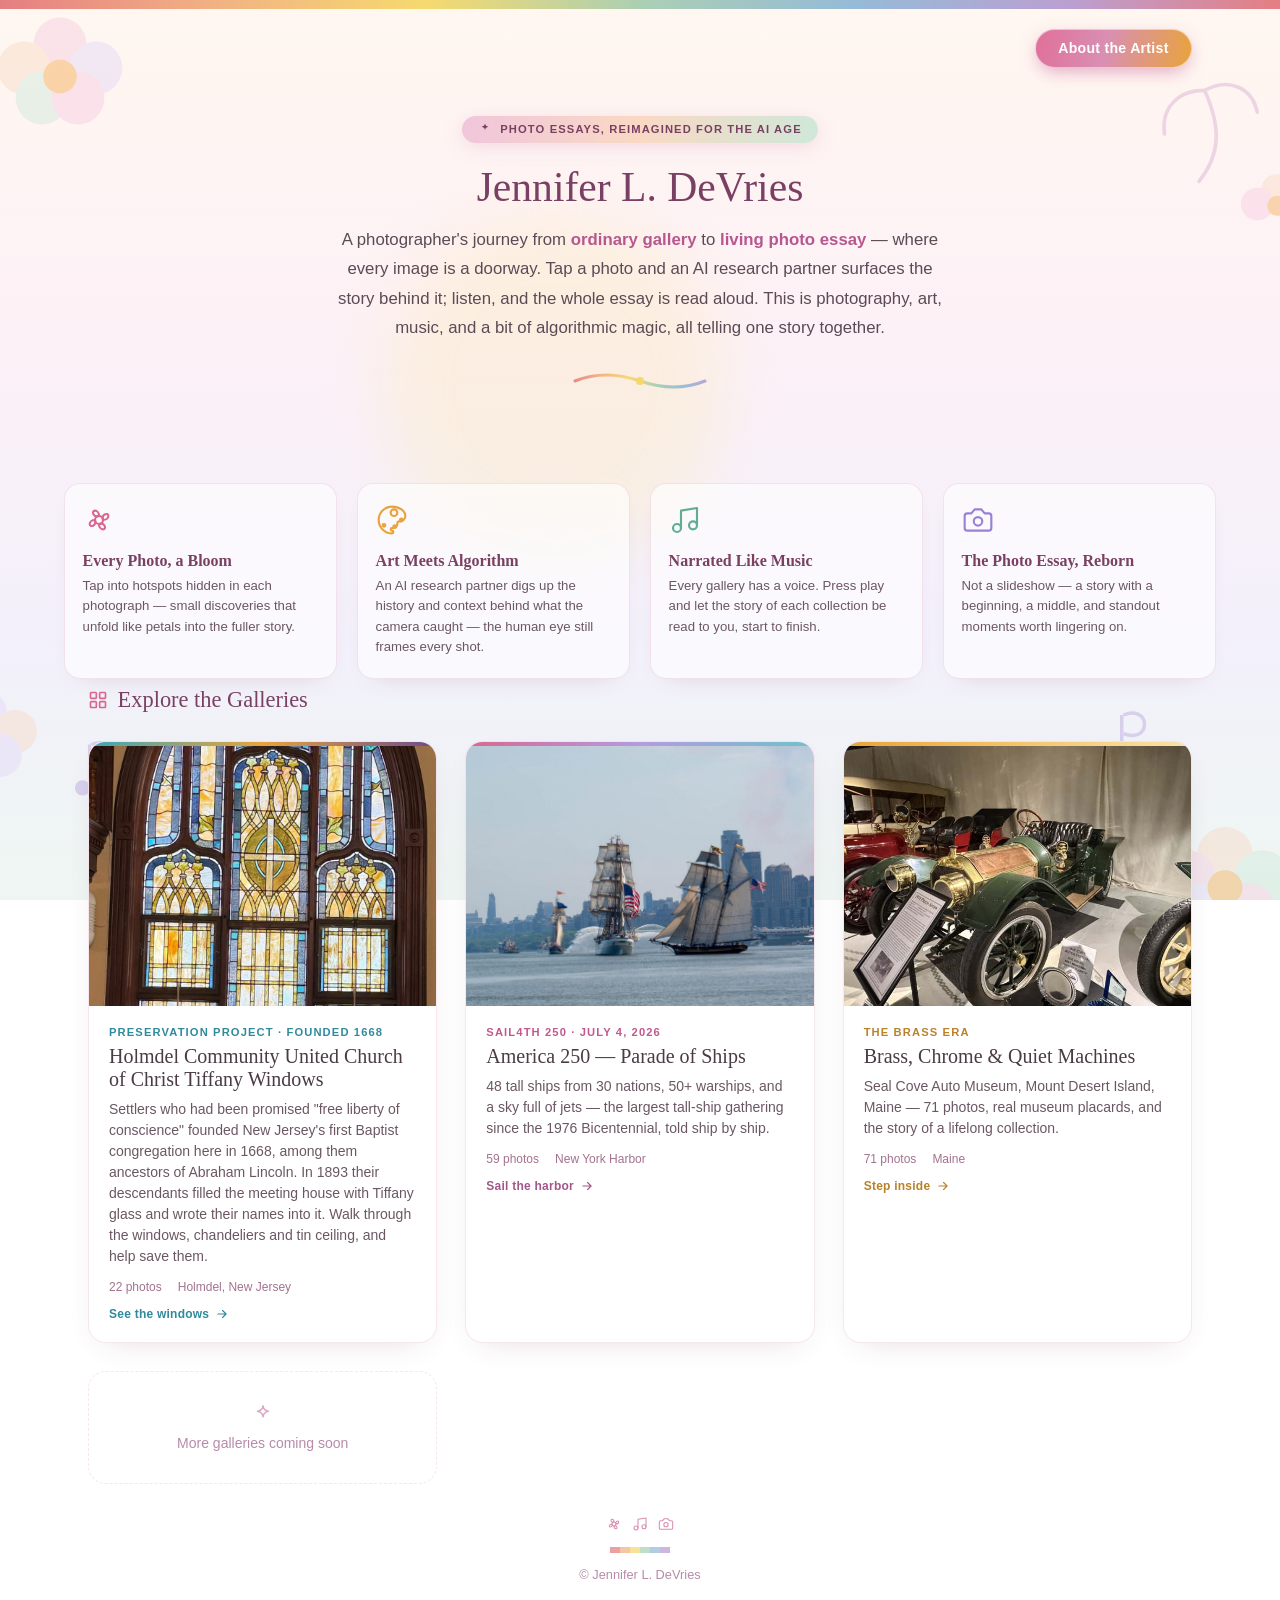
<file: index.html>
<!DOCTYPE html>
<html lang="en">
<head>
<meta charset="UTF-8" />
<meta name="viewport" content="width=device-width, initial-scale=1.0" />
<title>Jennifer L. DeVries — Photo Essays, Reimagined</title>
<meta name="description" content="Interactive photo essays by Jennifer L. DeVries — where an AI research eye meets the classic art of photography, with every image ready to be tapped, explored, and heard." />

<!-- Social share preview tags -->
<meta property="og:type" content="website" />
<meta property="og:title" content="Jennifer L. DeVries — Photo Essays, Reimagined" />
<meta property="og:description" content="Interactive photo essays where the age of AI meets the classic art of the photo essay — tap any photo to explore its story." />
<meta property="og:image" content="https://www.jenniferldevries.com/seal-cove-cover.jpg" />
<meta name="twitter:card" content="summary_large_image" />

<style>
  /* This page is intentionally dependency-free: plain HTML + CSS, no
     JavaScript, no CDN scripts, no build step. It will never show a blank
     page from a blocked network request, because it doesn't make any.
     Decorative flowers/notes are inline SVG for the same reason.
     Animation is decorative only and respects prefers-reduced-motion. */

  * { box-sizing: border-box; }
  html, body { margin: 0; padding: 0; }
  body {
    font-family: -apple-system, BlinkMacSystemFont, "Segoe UI", Roboto, Helvetica, Arial, sans-serif;
    background: linear-gradient(180deg, #fff7f0 0%, #fdf1f6 35%, #f3f0fb 70%, #eef6f2 100%);
    background-attachment: fixed;
    color: #4a3b45;
    -webkit-font-smoothing: antialiased;
    position: relative;
    overflow-x: hidden;
  }
  a { color: inherit; text-decoration: none; }
  img { display: block; max-width: 100%; height: auto; }

  /* Pride-flag ribbon — soft palette, but a touch bolder than before */
  .pride-ribbon {
    height: 9px;
    width: 100%;
    background: linear-gradient(90deg,
      #e4787c 0%, #f0ae7e 16.6%, #f5d868 33.3%,
      #a7cdb0 50%, #8fb8d6 66.6%, #b79bd0 83.3%, #e4787c 100%);
    opacity: 0.95;
  }

  /* ---------- soft decorative background ---------- */
  .bg-deco {
    position: fixed;
    inset: 0;
    z-index: 0;
    pointer-events: none;
    overflow: hidden;
  }
  .bg-deco svg { position: absolute; opacity: 0.5; }
  .bg-deco .d1 { top: -40px; left: -60px; width: 240px; }
  .bg-deco .d2 { top: 6%; right: -70px; width: 200px; }
  .bg-deco .d3 { bottom: 4%; left: -80px; width: 260px; }
  .bg-deco .d4 { bottom: -60px; right: -50px; width: 280px; }
  .bg-deco .d6 { top: 24%; left: 30%; width: 340px; opacity: 0.3; filter: blur(30px); }

  .wrap {
    position: relative;
    z-index: 1;
    max-width: 72rem;
    margin: 0 auto;
    padding: 0 1.5rem;
  }

  /* ---------- top nav ---------- */
  .topnav {
    position: relative;
    z-index: 1;
    display: flex;
    justify-content: flex-end;
    padding: 1.25rem 1.5rem 0;
    max-width: 72rem;
    margin: 0 auto;
  }
  .topnav a {
    font-size: 0.88rem;
    font-weight: 700;
    color: #ffffff;
    padding: 0.65rem 1.4rem;
    border-radius: 9999px;
    background: linear-gradient(100deg, #e0709a, #d98fb3 45%, #e8a33c);
    border: 1px solid rgba(255,255,255,0.5);
    box-shadow: 0 6px 18px -4px rgba(194, 88, 143, 0.55);
    letter-spacing: 0.02em;
    transition: transform 0.15s ease, box-shadow 0.15s ease;
  }
  .topnav a:hover {
    transform: translateY(-2px);
    box-shadow: 0 10px 24px -4px rgba(194, 88, 143, 0.65);
  }

  /* ---------- header ---------- */
  header {
    position: relative;
    z-index: 1;
    text-align: center;
    padding: 3rem 1.5rem 3rem;
    overflow: hidden;
  }

  .eyebrow-chip {
    display: inline-flex;
    align-items: center;
    gap: 0.5rem;
    padding: 0.4rem 1rem;
    border-radius: 9999px;
    background: linear-gradient(90deg, #f0c6db, #f9d9c4, #cfe8d9);
    color: #7a4064;
    font-size: 0.7rem;
    font-weight: 700;
    letter-spacing: 0.1em;
    text-transform: uppercase;
    margin-bottom: 1.25rem;
    box-shadow: 0 4px 18px rgba(217,143,179,0.25);
  }

  header h1 {
    font-family: Georgia, 'Times New Roman', serif;
    font-weight: 400;
    font-size: 2.6rem;
    margin: 0 0 0.9rem;
    color: #7a4064;
  }
  header p.tagline {
    color: #5c4a56;
    font-size: 1.05rem;
    margin: 0 auto;
    max-width: 38rem;
    line-height: 1.75;
  }
  header p.tagline strong {
    color: #b7578f;
    font-weight: 700;
  }

  header .divider {
    margin: 1.75rem auto 0;
    width: 140px;
  }

  /* ---------- feature strip: what makes these different ---------- */
  .features {
    padding: 2.5rem 0 0.5rem;
  }
  .features-grid {
    display: grid;
    grid-template-columns: repeat(auto-fit, minmax(200px, 1fr));
    gap: 1.25rem;
  }
  .feature {
    padding: 1.25rem 1.1rem;
    border-radius: 1rem;
    border: 1px solid rgba(194, 88, 143, 0.15);
    background: rgba(255,255,255,0.6);
    backdrop-filter: blur(6px);
    text-align: left;
    box-shadow: 0 10px 24px -18px rgba(122, 64, 100, 0.3);
  }
  .feature .feature-icon {
    width: 2rem;
    height: 2rem;
    margin-bottom: 0.75rem;
  }
  .feature h3 {
    font-family: Georgia, 'Times New Roman', serif;
    font-size: 1rem;
    margin: 0 0 0.4rem;
    color: #7a4064;
  }
  .feature p {
    color: #6b5763;
    font-size: 0.825rem;
    line-height: 1.55;
    margin: 0;
  }
  .feature.pink .feature-icon { color: #d9678f; }
  .feature.gold .feature-icon { color: #e8a33c; }
  .feature.teal .feature-icon { color: #5fae94; }
  .feature.violet .feature-icon { color: #9a80d4; }

  /* ---------- gallery grid ---------- */
  main { position: relative; z-index: 1; padding: 3rem 0 5rem; }

  .section-heading {
    display: flex;
    align-items: center;
    gap: 0.6rem;
    margin: 0 0 1.75rem;
    font-family: Georgia, 'Times New Roman', serif;
    font-weight: 400;
    font-size: 1.4rem;
    color: #7a4064;
  }
  .section-heading svg { color: #d9678f; flex-shrink: 0; }

  .grid {
    display: grid;
    grid-template-columns: repeat(auto-fill, minmax(280px, 1fr));
    gap: 1.75rem;
  }

  .card {
    position: relative;
    display: block;
    background: rgba(255,255,255,0.72);
    backdrop-filter: blur(6px);
    border: 1px solid rgba(194, 88, 143, 0.15);
    border-radius: 1.1rem;
    overflow: hidden;
    box-shadow: 0 10px 30px -18px rgba(122, 64, 100, 0.3);
    transition: border-color 0.2s ease, transform 0.2s ease, box-shadow 0.2s ease;
  }
  .card .accent-bar {
    height: 4px;
    width: 100%;
  }
  .card.theme-brass .accent-bar { background: linear-gradient(90deg, #e8a33c, #f4c569, #f9e2a8); }
  .card.theme-patriot .accent-bar { background: linear-gradient(90deg, #d9678f, #b39be0, #6fc2c9); }

  .card.theme-glass .accent-bar { background: linear-gradient(90deg, #3aa6b9, #e8a33c, #6b4a8f); }
  .card.theme-glass .card-eyebrow { color: #2f8a9b; }
  .card.theme-glass .cta { color: #2f8a9b; }
  .card:hover {
    border-color: rgba(194, 88, 143, 0.35);
    transform: translateY(-4px);
    box-shadow: 0 18px 38px -16px rgba(122, 64, 100, 0.4);
  }
  .card .cover {
    width: 100%;
    aspect-ratio: 4 / 3;
    object-fit: cover;
    background: #f3e9ee;
  }
  .card .card-body { padding: 1.25rem; }
  .card .card-eyebrow {
    text-transform: uppercase;
    letter-spacing: 0.1em;
    font-size: 0.7rem;
    font-weight: 700;
    margin: 0 0 0.4rem;
  }
  .card.theme-brass .card-eyebrow { color: #b9822a; }
  .card.theme-patriot .card-eyebrow { color: #c2588f; }

  .card h2 {
    font-family: Georgia, 'Times New Roman', serif;
    font-weight: 400;
    font-size: 1.25rem;
    margin: 0 0 0.5rem;
    color: #4a3b45;
  }
  .card p.desc {
    color: #6b5763;
    font-size: 0.875rem;
    line-height: 1.5;
    margin: 0 0 0.85rem;
  }
  .card .meta {
    color: #a3728f;
    font-size: 0.75rem;
    display: flex;
    gap: 1rem;
    margin-bottom: 0.6rem;
  }
  .card .cta {
    display: inline-flex;
    align-items: center;
    gap: 0.35rem;
    font-size: 0.75rem;
    font-weight: 700;
    letter-spacing: 0.02em;
  }
  .card.theme-brass .cta { color: #b9822a; }
  .card.theme-patriot .cta { color: #a3568a; }
  .card:hover .cta svg { transform: translateX(3px); }
  .card .cta svg { transition: transform 0.2s ease; }

  /* A placeholder tile for galleries not yet added, so the grid always
     signals "more coming" rather than looking finished/empty. */
  .card.placeholder {
    display: flex;
    flex-direction: column;
    align-items: center;
    justify-content: center;
    min-height: 100%;
    border-style: dashed;
    background: rgba(255,255,255,0.35);
    box-shadow: none;
    color: #b78ba9;
    font-size: 0.875rem;
    text-align: center;
    padding: 2rem;
    cursor: default;
    gap: 0.6rem;
  }
  .card.placeholder:hover {
    border-color: rgba(194, 88, 143, 0.15);
    transform: none;
    box-shadow: none;
  }
  .card.placeholder svg { color: #d9a9c4; }

  footer {
    position: relative;
    z-index: 1;
    text-align: center;
    color: #b78ba9;
    font-size: 0.8rem;
    padding: 2rem 1.5rem 3rem;
  }
  footer .footer-flourish {
    display: flex;
    justify-content: center;
    gap: 0.6rem;
    margin-bottom: 0.9rem;
    color: #d98fb3;
  }

  @media (max-width: 600px) {
    header { padding: 2.25rem 1.25rem 2rem; }
    header h1 { font-size: 2rem; }
    .bg-deco .d1, .bg-deco .d2, .bg-deco .d3, .bg-deco .d4 { width: 150px; }
  }
</style>
</head>
<body>

<div class="pride-ribbon" aria-hidden="true"></div>

<!-- Soft decorative background: flowers and floating music notes, all
     inline so the page never depends on an external image. -->
<div class="bg-deco" aria-hidden="true">
  <svg class="d1" viewBox="0 0 200 200" fill="none" xmlns="http://www.w3.org/2000/svg">
    <g opacity="0.9">
      <circle cx="100" cy="70" r="22" fill="#f6c9df"/>
      <circle cx="70" cy="90" r="22" fill="#f9d9c4"/>
      <circle cx="130" cy="90" r="22" fill="#e3d6f7"/>
      <circle cx="85" cy="115" r="22" fill="#cfe8d9"/>
      <circle cx="115" cy="115" r="22" fill="#f6c9df"/>
      <circle cx="100" cy="97" r="14" fill="#f4a94f"/>
    </g>
  </svg>
  <svg class="d2" viewBox="0 0 220 220" fill="none" xmlns="http://www.w3.org/2000/svg">
    <g opacity="0.85">
      <path d="M60 40c18 40 18 70-6 100M60 40c26-14 52-4 58 24M60 40c-30 0-48 20-44 48" stroke="#d9a9d0" stroke-width="4" fill="none" stroke-linecap="round"/>
      <circle cx="140" cy="150" r="18" fill="#f9d9c4"/>
      <circle cx="118" cy="165" r="18" fill="#f6c9df"/>
      <circle cx="162" cy="165" r="18" fill="#e3d6f7"/>
      <circle cx="140" cy="167" r="11" fill="#f4a94f"/>
    </g>
  </svg>
  <svg class="d3" viewBox="0 0 240 200" fill="none" xmlns="http://www.w3.org/2000/svg">
    <g opacity="0.85">
      <circle cx="60" cy="60" r="20" fill="#e3d6f7"/>
      <circle cx="32" cy="78" r="20" fill="#f6c9df"/>
      <circle cx="88" cy="78" r="20" fill="#f9d9c4"/>
      <circle cx="46" cy="100" r="20" fill="#cfe8d9"/>
      <circle cx="74" cy="100" r="20" fill="#e3d6f7"/>
      <circle cx="60" cy="82" r="12" fill="#f4a94f"/>
    </g>
    <g fill="#b7a3e0" opacity="0.9">
      <circle cx="150" cy="130" r="7"/>
      <rect x="155" y="90" width="3" height="42"/>
      <path d="M158 90c10-4 18 0 18 8s-8 12-18 8" fill="none" stroke="#b7a3e0" stroke-width="3"/>
    </g>
    <g fill="#d98fb3" opacity="0.85">
      <circle cx="195" cy="150" r="6"/>
      <rect x="199" y="118" width="2.6" height="34"/>
    </g>
  </svg>
  <svg class="d4" viewBox="0 0 240 240" fill="none" xmlns="http://www.w3.org/2000/svg">
    <g opacity="0.85">
      <circle cx="150" cy="150" r="24" fill="#f9d9c4"/>
      <circle cx="118" cy="170" r="24" fill="#f6c9df"/>
      <circle cx="182" cy="170" r="24" fill="#cfe8d9"/>
      <circle cx="130" cy="198" r="24" fill="#e3d6f7"/>
      <circle cx="170" cy="198" r="24" fill="#f6c9df"/>
      <circle cx="150" cy="178" r="15" fill="#f4a94f"/>
    </g>
    <g fill="#b7a3e0" opacity="0.85">
      <circle cx="55" cy="70" r="7"/>
      <rect x="60" y="30" width="3" height="42"/>
      <path d="M63 30c10-4 18 0 18 8s-8 12-18 8" fill="none" stroke="#b7a3e0" stroke-width="3"/>
    </g>
  </svg>

  <!-- soft yellow glow, tucked behind the content -->
  <svg class="d6" viewBox="0 0 200 200" fill="none" xmlns="http://www.w3.org/2000/svg">
    <circle cx="100" cy="100" r="100" fill="#fbe9ae"/>
  </svg>
</div>

<nav class="topnav">
  <a href="/about/">About the Artist</a>
</nav>

<header>
  <span class="eyebrow-chip">
    <!-- sparkle -->
    <svg width="14" height="14" viewBox="0 0 24 24" fill="currentColor"><path d="M12 2c.6 3.6 2.4 5.4 6 6-3.6.6-5.4 2.4-6 6-.6-3.6-2.4-5.4-6-6 3.6-.6 5.4-2.4 6-6Z"/></svg>
    Photo Essays, Reimagined for the AI Age
  </span>
  <h1>Jennifer L. DeVries</h1>
  <p class="tagline">
    A photographer's journey from <strong>ordinary gallery</strong> to
    <strong>living photo essay</strong> — where every image is a doorway.
    Tap a photo and an AI research partner surfaces the story behind it;
    listen, and the whole essay is read aloud. This is photography, art,
    music, and a bit of algorithmic magic, all telling one story together.
  </p>
  <svg class="divider" viewBox="0 0 140 20" fill="none" xmlns="http://www.w3.org/2000/svg" aria-hidden="true">
    <defs>
      <linearGradient id="prideStroke" x1="0" y1="0" x2="140" y2="0" gradientUnits="userSpaceOnUse">
        <stop offset="0%" stop-color="#e4787c"/>
        <stop offset="22%" stop-color="#f0ae7e"/>
        <stop offset="42%" stop-color="#f5d868"/>
        <stop offset="60%" stop-color="#a7cdb0"/>
        <stop offset="80%" stop-color="#8fb8d6"/>
        <stop offset="100%" stop-color="#b79bd0"/>
      </linearGradient>
    </defs>
    <path d="M5 10 Q35 -2 70 10 Q105 22 135 10" stroke="url(#prideStroke)" stroke-width="3" fill="none" stroke-linecap="round" opacity="0.9"/>
    <circle cx="70" cy="10" r="4" fill="#f5d868"/>
  </svg>
</header>

<div class="wrap features">
  <div class="features-grid">
    <div class="feature pink">
      <svg class="feature-icon" viewBox="0 0 24 24" fill="none" stroke="currentColor" stroke-width="1.6" stroke-linecap="round" stroke-linejoin="round">
        <circle cx="12" cy="12" r="3"/>
        <path d="M12 9c0-2.5-1.5-4-3-4s-2 1.5-1 3 2.5 1.5 4 1Z"/>
        <path d="M15 12c2.5 0 4-1.5 4-3s-1.5-2-3-1-1.5 2.5-1 4Z"/>
        <path d="M12 15c0 2.5 1.5 4 3 4s2-1.5 1-3-2.5-1.5-4-1Z"/>
        <path d="M9 12c-2.5 0-4 1.5-4 3s1.5 2 3 1 1.5-2.5 1-4Z"/>
      </svg>
      <h3>Every Photo, a Bloom</h3>
      <p>Tap into hotspots hidden in each photograph — small discoveries that unfold like petals into the fuller story.</p>
    </div>
    <div class="feature gold">
      <svg class="feature-icon" viewBox="0 0 24 24" fill="none" stroke="currentColor" stroke-width="1.6" stroke-linecap="round" stroke-linejoin="round">
        <circle cx="13.5" cy="6.5" r="2.5"/><circle cx="19" cy="12" r="1"/><circle cx="6" cy="16" r="1"/><circle cx="14" cy="17" r="1"/>
        <path d="M12 2C6.5 2 2 6.5 2 12s4.5 10 10 10a1 1 0 0 0 0-2 1 1 0 0 1 0-2h1a3 3 0 0 0 3-3v-.5A1.5 1.5 0 0 1 17.5 13H18a4 4 0 0 0 4-4c0-3.9-4.5-7-10-7Z"/>
      </svg>
      <h3>Art Meets Algorithm</h3>
      <p>An AI research partner digs up the history and context behind what the camera caught — the human eye still frames every shot.</p>
    </div>
    <div class="feature teal">
      <svg class="feature-icon" viewBox="0 0 24 24" fill="none" stroke="currentColor" stroke-width="1.6" stroke-linecap="round" stroke-linejoin="round">
        <path d="M9 18V5l12-2v13"/><circle cx="6" cy="18" r="3"/><circle cx="18" cy="16" r="3"/>
      </svg>
      <h3>Narrated Like Music</h3>
      <p>Every gallery has a voice. Press play and let the story of each collection be read to you, start to finish.</p>
    </div>
    <div class="feature violet">
      <svg class="feature-icon" viewBox="0 0 24 24" fill="none" stroke="currentColor" stroke-width="1.6" stroke-linecap="round" stroke-linejoin="round">
        <path d="M14.5 4h-5L7 7H4a2 2 0 0 0-2 2v9a2 2 0 0 0 2 2h16a2 2 0 0 0 2-2V9a2 2 0 0 0-2-2h-3l-2.5-3Z"/><circle cx="12" cy="13" r="3.2"/>
      </svg>
      <h3>The Photo Essay, Reborn</h3>
      <p>Not a slideshow — a story with a beginning, a middle, and standout moments worth lingering on.</p>
    </div>
  </div>
</div>

<main class="wrap">
  <h2 class="section-heading">
    <svg width="20" height="20" viewBox="0 0 24 24" fill="none" stroke="currentColor" stroke-width="2" stroke-linecap="round" stroke-linejoin="round"><rect x="3" y="3" width="7" height="7" rx="1"/><rect x="14" y="3" width="7" height="7" rx="1"/><rect x="14" y="14" width="7" height="7" rx="1"/><rect x="3" y="14" width="7" height="7" rx="1"/></svg>
    Explore the Galleries
  </h2>
  <div class="grid">

    <!-- ===================================================================
         GALLERY LIST
         To add a new gallery: copy one <a class="card"> block, update the
         href, cover image path, title, description, photo count/date, and
         theme class (theme-brass / theme-patriot, or add a new accent
         combo). Then upload the new gallery's folder alongside this file.
         =================================================================== -->

    <a class="card theme-glass" href="/hcucc-tiffany-windows/">
      <div class="accent-bar"></div>
      <img class="cover" src="hcucc-tiffany-windows-cover.jpg" alt="Arched memorial stained glass window with a central cross, Holmdel Community United Church of Christ" />
      <div class="card-body">
        <p class="card-eyebrow">Preservation project · Founded 1668</p>
        <h2>Holmdel Community United Church of Christ Tiffany Windows</h2>
        <p class="desc">
          Settlers who had been promised "free liberty of conscience" founded New Jersey's
          first Baptist congregation here in 1668, among them ancestors of
          Abraham Lincoln. In 1893 their descendants filled the meeting house
          with Tiffany glass and wrote their names into it. Walk through the
          windows, chandeliers and tin ceiling, and help save them.
        </p>
        <div class="meta">
          <span>22 photos</span>
          <span>Holmdel, New Jersey</span>
        </div>
        <span class="cta">
          See the windows
          <svg width="14" height="14" viewBox="0 0 24 24" fill="none" stroke="currentColor" stroke-width="2" stroke-linecap="round" stroke-linejoin="round"><path d="M5 12h14M13 6l6 6-6 6"/></svg>
        </span>
      </div>
    </a>

    <a class="card theme-patriot" href="/america250-parade-of-ships/">
      <div class="accent-bar"></div>
      <img class="cover" src="america250-parade-of-ships-cover.jpg" alt="Three tall ships and a fireboat on the Hudson River with the Manhattan skyline behind them" />
      <div class="card-body">
        <p class="card-eyebrow">Sail4th 250 · July 4, 2026</p>
        <h2>America 250 — Parade of Ships</h2>
        <p class="desc">
          48 tall ships from 30 nations, 50+ warships, and a sky full of jets —
          the largest tall-ship gathering since the 1976 Bicentennial, told
          ship by ship.
        </p>
        <div class="meta">
          <span>59 photos</span>
          <span>New York Harbor</span>
        </div>
        <span class="cta">
          Sail the harbor
          <svg width="14" height="14" viewBox="0 0 24 24" fill="none" stroke="currentColor" stroke-width="2" stroke-linecap="round" stroke-linejoin="round"><path d="M5 12h14M13 6l6 6-6 6"/></svg>
        </span>
      </div>
    </a>

    <a class="card theme-brass" href="/seal-cove-auto-museum/">
      <div class="accent-bar"></div>
      <img class="cover" src="seal-cove-cover.jpg" alt="1910 Pierce-Arrow at Seal Cove Auto Museum" />
      <div class="card-body">
        <p class="card-eyebrow">The Brass Era</p>
        <h2>Brass, Chrome &amp; Quiet Machines</h2>
        <p class="desc">
          Seal Cove Auto Museum, Mount Desert Island, Maine — 71 photos,
          real museum placards, and the story of a lifelong collection.
        </p>
        <div class="meta">
          <span>71 photos</span>
          <span>Maine</span>
        </div>
        <span class="cta">
          Step inside
          <svg width="14" height="14" viewBox="0 0 24 24" fill="none" stroke="currentColor" stroke-width="2" stroke-linecap="round" stroke-linejoin="round"><path d="M5 12h14M13 6l6 6-6 6"/></svg>
        </span>
      </div>
    </a>

    <div class="card placeholder">
      <svg width="22" height="22" viewBox="0 0 24 24" fill="none" stroke="currentColor" stroke-width="1.6" stroke-linecap="round" stroke-linejoin="round"><path d="M12 2c.6 3.6 2.4 5.4 6 6-3.6.6-5.4 2.4-6 6-.6-3.6-2.4-5.4-6-6 3.6-.6 5.4-2.4 6-6Z"/></svg>
      More galleries coming soon
    </div>

  </div>
</main>

<footer>
  <div class="footer-flourish">
    <svg width="16" height="16" viewBox="0 0 24 24" fill="none" stroke="currentColor" stroke-width="1.6" stroke-linecap="round" stroke-linejoin="round"><circle cx="12" cy="12" r="3"/><path d="M12 9c0-2.5-1.5-4-3-4s-2 1.5-1 3 2.5 1.5 4 1Z"/><path d="M15 12c2.5 0 4-1.5 4-3s-1.5-2-3-1-1.5 2.5-1 4Z"/><path d="M12 15c0 2.5 1.5 4 3 4s2-1.5 1-3-2.5-1.5-4-1Z"/><path d="M9 12c-2.5 0-4 1.5-4 3s1.5 2 3 1 1.5-2.5 1-4Z"/></svg>
    <svg width="16" height="16" viewBox="0 0 24 24" fill="none" stroke="currentColor" stroke-width="1.6" stroke-linecap="round" stroke-linejoin="round"><path d="M9 18V5l12-2v13"/><circle cx="6" cy="18" r="3"/><circle cx="18" cy="16" r="3"/></svg>
    <svg width="16" height="16" viewBox="0 0 24 24" fill="none" stroke="currentColor" stroke-width="1.6" stroke-linecap="round" stroke-linejoin="round"><path d="M14.5 4h-5L7 7H4a2 2 0 0 0-2 2v9a2 2 0 0 0 2 2h16a2 2 0 0 0 2-2V9a2 2 0 0 0-2-2h-3l-2.5-3Z"/><circle cx="12" cy="13" r="3.2"/></svg>
  </div>
  <svg width="60" height="6" viewBox="0 0 60 6" xmlns="http://www.w3.org/2000/svg" aria-hidden="true" style="display:block; margin:0 auto 0.9rem; opacity:0.7;">
    <rect x="0" y="0" width="10" height="6" fill="#e4787c"/>
    <rect x="10" y="0" width="10" height="6" fill="#f0ae7e"/>
    <rect x="20" y="0" width="10" height="6" fill="#f5d868"/>
    <rect x="30" y="0" width="10" height="6" fill="#a7cdb0"/>
    <rect x="40" y="0" width="10" height="6" fill="#8fb8d6"/>
    <rect x="50" y="0" width="10" height="6" fill="#b79bd0"/>
  </svg>
  © Jennifer L. DeVries
</footer>

</body>
</html>
</file>
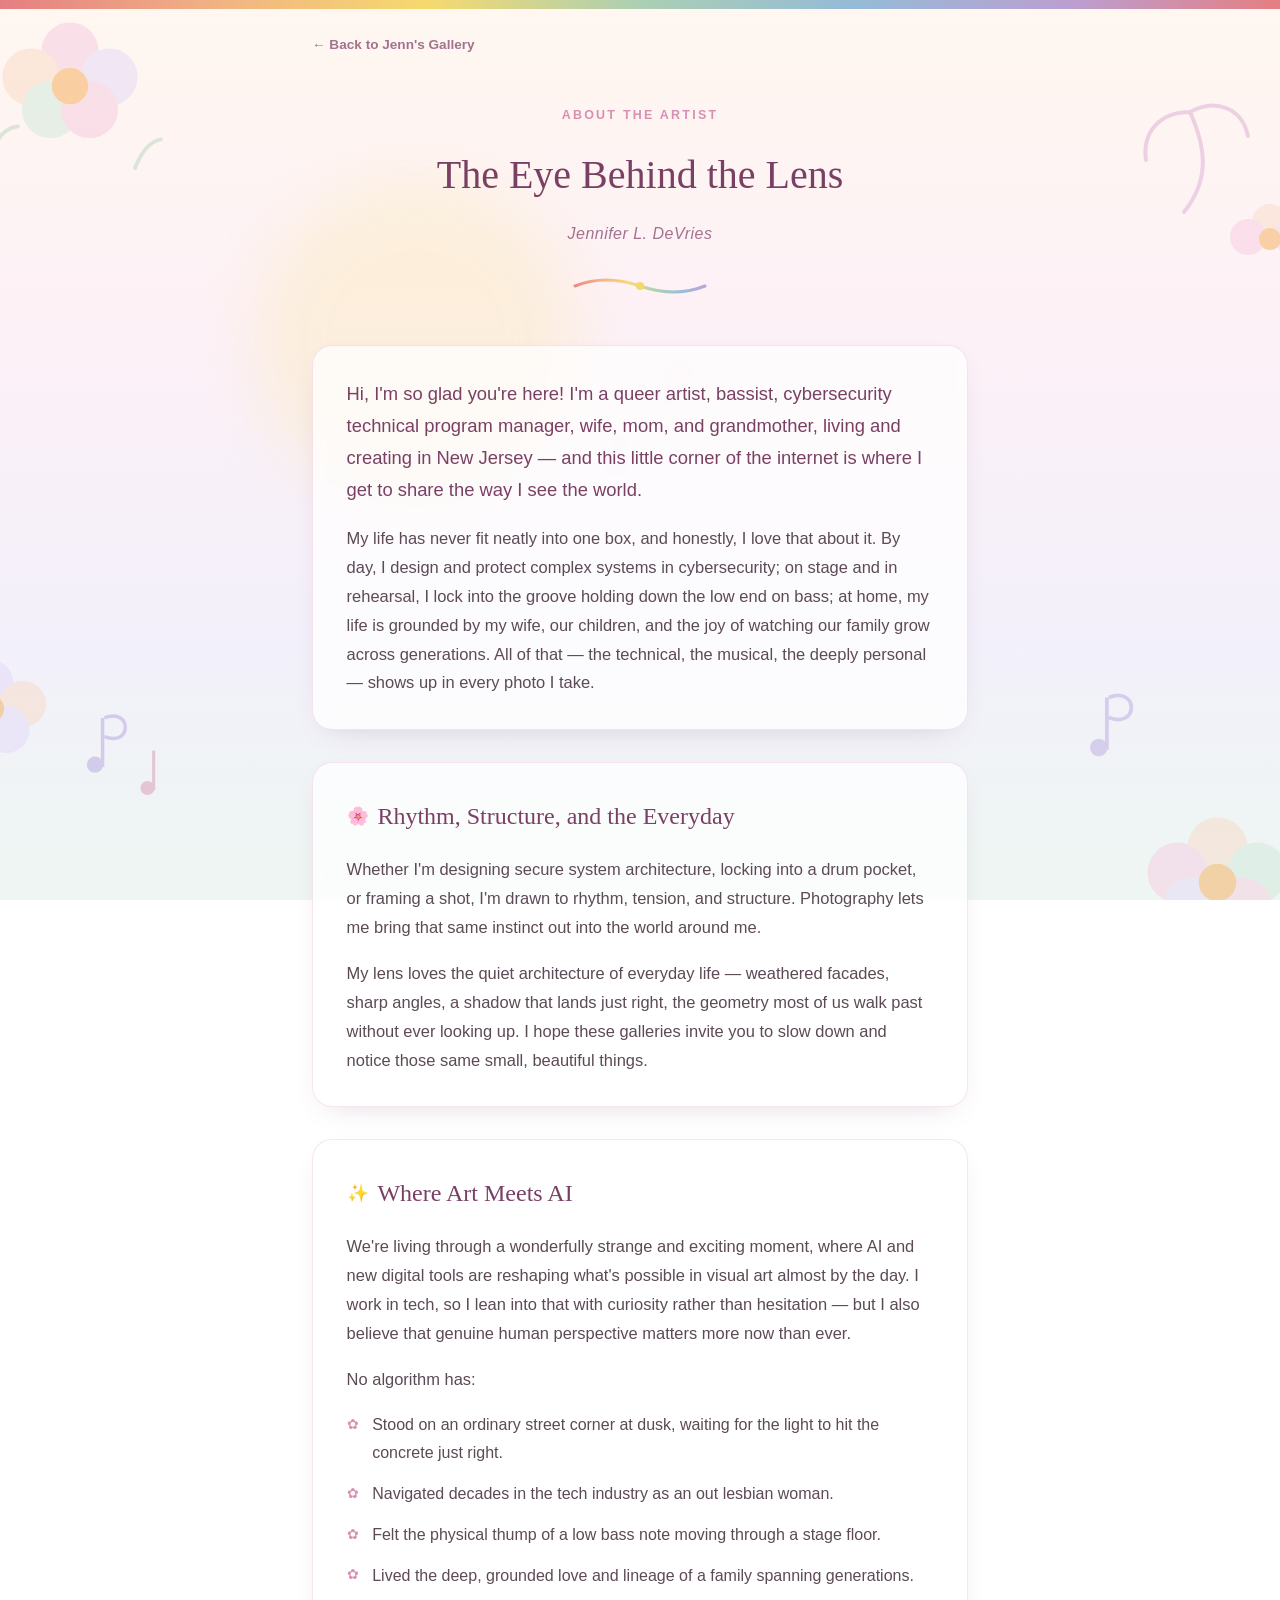
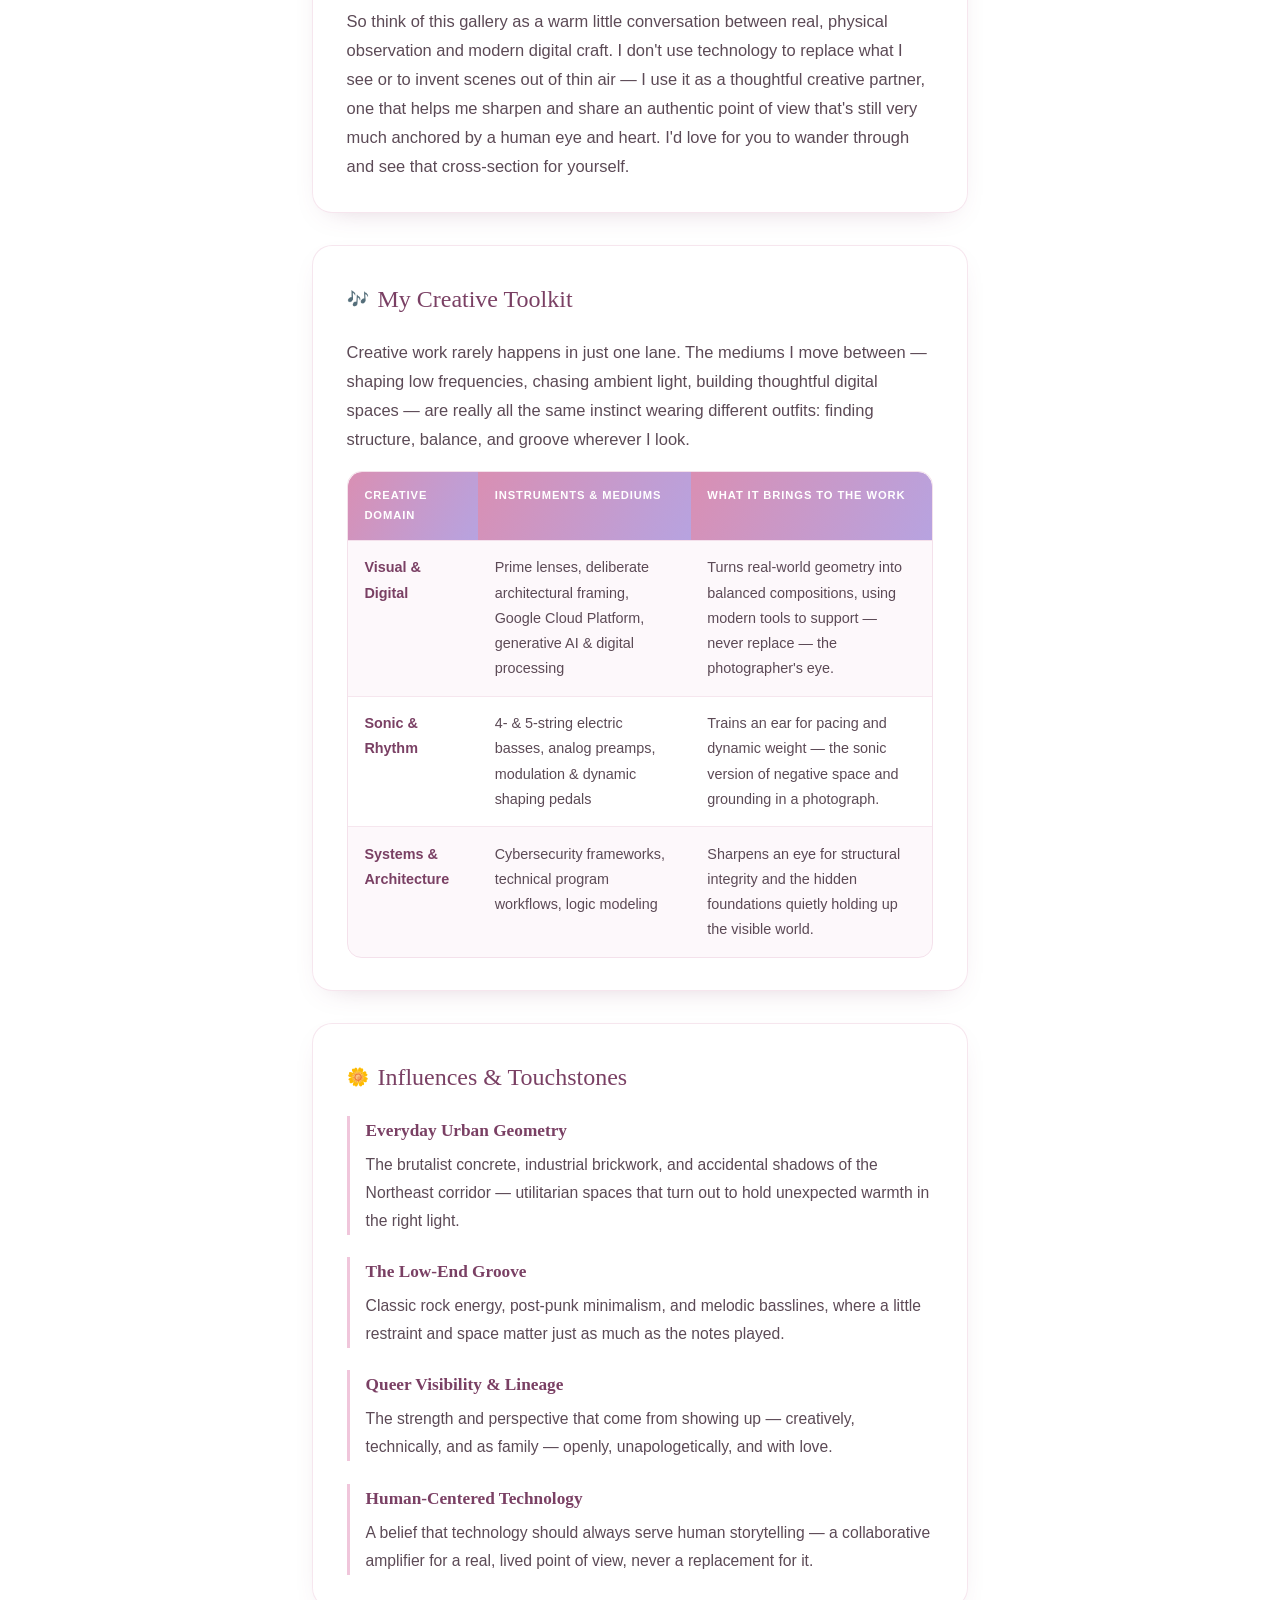
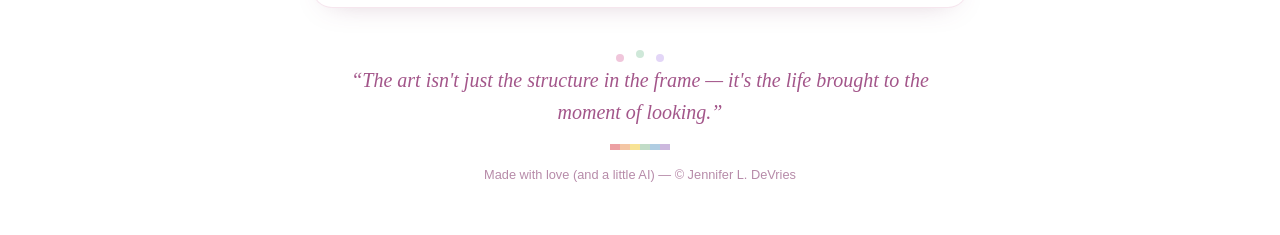
<file: about/index.html>
<!DOCTYPE html>
<html lang="en">
<head>
<meta charset="UTF-8" />
<meta name="viewport" content="width=device-width, initial-scale=1.0" />
<title>About the Artist — Jennifer L. DeVries</title>
<meta name="description" content="Jennifer L. DeVries — queer artist, bassist, cybersecurity technical program manager, wife, mom, and grandmother, on the eye behind these galleries." />

<!-- Social share preview tags -->
<meta property="og:type" content="profile" />
<meta property="og:title" content="About the Artist — Jennifer L. DeVries" />
<meta property="og:description" content="A warm hello from the person behind the lens — where art, music, and a little AI magic meet." />
<meta property="og:image" content="https://jenniferldevries.com/about/og-image.jpg" />
<meta name="twitter:card" content="summary_large_image" />

<style>
  /* Dependency-free: plain HTML + CSS, no JavaScript, no CDN scripts.
     Decorative flowers and music notes are hand-drawn inline SVG so the
     page never depends on an external image request. */

  * { box-sizing: border-box; }
  html, body { margin: 0; padding: 0; }
  body {
    font-family: -apple-system, BlinkMacSystemFont, "Segoe UI", Roboto, Helvetica, Arial, sans-serif;
    color: #4a3b45;
    -webkit-font-smoothing: antialiased;
    line-height: 1.75;
    background: linear-gradient(180deg, #fff7f0 0%, #fdf1f6 35%, #f3f0fb 70%, #eef6f2 100%);
    background-attachment: fixed;
    position: relative;
    overflow-x: hidden;
  }
  a { color: #c2588f; text-decoration: none; }
  a:hover { text-decoration: underline; }

  /* Pride-flag ribbon — soft palette, but a touch bolder than before */
  .pride-ribbon {
    height: 9px;
    width: 100%;
    background: linear-gradient(90deg,
      #e4787c 0%, #f0ae7e 16.6%, #f5d868 33.3%,
      #a7cdb0 50%, #8fb8d6 66.6%, #b79bd0 83.3%, #e4787c 100%);
    opacity: 0.95;
  }

  /* ---------- soft decorative background ---------- */
  .bg-deco {
    position: fixed;
    inset: 0;
    z-index: 0;
    pointer-events: none;
    overflow: hidden;
  }
  .bg-deco svg { position: absolute; opacity: 0.55; }
  .bg-deco .d1 { top: -40px; left: -60px; width: 260px; }
  .bg-deco .d2 { top: 8%; right: -70px; width: 220px; }
  .bg-deco .d3 { bottom: 6%; left: -80px; width: 280px; }
  .bg-deco .d4 { bottom: -60px; right: -50px; width: 300px; }
  .bg-deco .d5 { top: 40%; left: 46%; width: 140px; opacity: 0.28; }
  .bg-deco .d6 { top: 20%; left: 20%; width: 320px; opacity: 0.35; filter: blur(30px); }

  .wrap { position: relative; z-index: 1; max-width: 44rem; margin: 0 auto; padding: 0 1.5rem; }

  .backlink {
    position: relative; z-index: 1;
    display: block;
    padding: 1.5rem 1.5rem 0;
    font-size: 0.85rem;
    color: #a3728f;
    max-width: 44rem;
    margin: 0 auto;
  }
  .backlink a { color: #a3728f; font-weight: 600; }
  .backlink a:hover { color: #c2588f; }

  header {
    position: relative; z-index: 1;
    text-align: center;
    padding: 3rem 1.5rem 2.5rem;
  }
  header p.eyebrow {
    text-transform: uppercase;
    letter-spacing: 0.18em;
    font-size: 0.78rem;
    color: #d98fb3;
    font-weight: 700;
    margin: 0 0 0.85rem;
  }
  header h1 {
    font-family: Georgia, 'Times New Roman', serif;
    font-weight: 400;
    font-size: 2.5rem;
    margin: 0 0 0.6rem;
    color: #7a4064;
  }
  header p.subname {
    color: #a3728f;
    font-size: 1rem;
    letter-spacing: 0.03em;
    margin: 0;
    font-style: italic;
  }
  header .divider {
    margin: 1.75rem auto 0;
    width: 140px;
  }

  main { position: relative; z-index: 1; padding: 1rem 0 4rem; }

  .card {
    background: rgba(255, 255, 255, 0.72);
    backdrop-filter: blur(6px);
    border: 1px solid rgba(194, 88, 143, 0.15);
    border-radius: 1.25rem;
    padding: 2rem 2.1rem;
    margin-bottom: 2rem;
    box-shadow: 0 10px 30px -18px rgba(122, 64, 100, 0.35);
  }

  section h2 {
    font-family: Georgia, 'Times New Roman', serif;
    font-weight: 400;
    font-size: 1.5rem;
    color: #7a4064;
    margin: 0 0 1.1rem;
    display: flex;
    align-items: center;
    gap: 0.55rem;
  }
  section h2 .note {
    display: inline-block;
    font-size: 1.1rem;
  }
  p {
    color: #5c4a56;
    font-size: 1.03rem;
    margin: 0 0 1.1rem;
  }
  p:last-child { margin-bottom: 0; }
  p.lede {
    color: #7a4064;
    font-size: 1.15rem;
  }

  ul.touchpoints {
    list-style: none;
    margin: 0 0 1.1rem;
    padding: 0;
  }
  ul.touchpoints li {
    position: relative;
    padding-left: 1.6rem;
    margin-bottom: 0.8rem;
    color: #5c4a56;
  }
  ul.touchpoints li::before {
    content: "✿";
    position: absolute;
    left: 0;
    top: 0.05em;
    color: #d98fb3;
    font-size: 0.9em;
  }

  .table-wrap {
    overflow-x: auto;
    border: 1px solid rgba(194, 88, 143, 0.18);
    border-radius: 0.9rem;
  }
  table {
    width: 100%;
    border-collapse: collapse;
    font-size: 0.9rem;
  }
  th, td {
    text-align: left;
    padding: 0.9rem 1.05rem;
    border-bottom: 1px solid rgba(194, 88, 143, 0.15);
    vertical-align: top;
  }
  thead th {
    font-size: 0.7rem;
    letter-spacing: 0.08em;
    text-transform: uppercase;
    color: #ffffff;
    background: linear-gradient(120deg, #d98fb3, #b7a3e0);
    font-weight: 600;
  }
  thead th:first-child { border-top-left-radius: 0.9rem; }
  thead th:last-child { border-top-right-radius: 0.9rem; }
  tbody tr:last-child td { border-bottom: none; }
  tbody tr:nth-child(odd) { background: rgba(217, 143, 179, 0.06); }
  td { color: #5c4a56; }
  td strong { color: #7a4064; }

  ul.influences {
    list-style: none;
    margin: 0;
    padding: 0;
    display: grid;
    gap: 1.4rem;
  }
  ul.influences li {
    padding-left: 1rem;
    border-left: 3px solid #f0c6db;
  }
  ul.influences li strong {
    display: block;
    color: #7a4064;
    font-family: Georgia, 'Times New Roman', serif;
    font-size: 1.08rem;
    margin-bottom: 0.3rem;
  }
  ul.influences li span {
    color: #5c4a56;
    font-size: 0.98rem;
  }

  blockquote {
    margin: 0;
    text-align: center;
    padding: 0.5rem 1rem 0;
    font-family: Georgia, 'Times New Roman', serif;
    font-style: italic;
    font-size: 1.25rem;
    color: #a3568a;
    line-height: 1.6;
  }
  blockquote .quote-deco { display: block; margin-bottom: 0.75rem; }

  footer {
    position: relative; z-index: 1;
    text-align: center;
    color: #b78ba9;
    font-size: 0.8rem;
    padding: 1rem 1.5rem 3rem;
  }

  @media (max-width: 600px) {
    header { padding: 2.25rem 1.25rem 2rem; }
    header h1 { font-size: 1.95rem; }
    .card { padding: 1.5rem 1.35rem; margin-bottom: 1.5rem; border-radius: 1rem; }
    main { padding: 0.5rem 0 3rem; }
    th, td { padding: 0.65rem 0.6rem; font-size: 0.82rem; }
    .bg-deco .d1, .bg-deco .d2, .bg-deco .d3, .bg-deco .d4 { width: 160px; }
  }
</style>
</head>
<body>

<div class="pride-ribbon" aria-hidden="true"></div>

<!-- Soft decorative background: flowers and floating music notes, all
     inline so the page never depends on an external image. -->
<div class="bg-deco" aria-hidden="true">
  <svg class="d1" viewBox="0 0 200 200" fill="none" xmlns="http://www.w3.org/2000/svg">
    <g opacity="0.9">
      <circle cx="100" cy="70" r="22" fill="#f6c9df"/>
      <circle cx="70" cy="90" r="22" fill="#f9d9c4"/>
      <circle cx="130" cy="90" r="22" fill="#e3d6f7"/>
      <circle cx="85" cy="115" r="22" fill="#cfe8d9"/>
      <circle cx="115" cy="115" r="22" fill="#f6c9df"/>
      <circle cx="100" cy="97" r="14" fill="#f4a94f"/>
    </g>
    <path d="M40 150 Q45 130 60 128" stroke="#bcd9c4" stroke-width="3" fill="none" stroke-linecap="round"/>
    <path d="M150 160 Q158 140 170 138" stroke="#bcd9c4" stroke-width="3" fill="none" stroke-linecap="round"/>
  </svg>

  <svg class="d2" viewBox="0 0 220 220" fill="none" xmlns="http://www.w3.org/2000/svg">
    <g opacity="0.85">
      <path d="M60 40c18 40 18 70-6 100M60 40c26-14 52-4 58 24M60 40c-30 0-48 20-44 48" stroke="#d9a9d0" stroke-width="4" fill="none" stroke-linecap="round"/>
      <circle cx="140" cy="150" r="18" fill="#f9d9c4"/>
      <circle cx="118" cy="165" r="18" fill="#f6c9df"/>
      <circle cx="162" cy="165" r="18" fill="#e3d6f7"/>
      <circle cx="140" cy="167" r="11" fill="#f4a94f"/>
    </g>
  </svg>

  <svg class="d3" viewBox="0 0 240 200" fill="none" xmlns="http://www.w3.org/2000/svg">
    <g opacity="0.85">
      <circle cx="60" cy="60" r="20" fill="#e3d6f7"/>
      <circle cx="32" cy="78" r="20" fill="#f6c9df"/>
      <circle cx="88" cy="78" r="20" fill="#f9d9c4"/>
      <circle cx="46" cy="100" r="20" fill="#cfe8d9"/>
      <circle cx="74" cy="100" r="20" fill="#e3d6f7"/>
      <circle cx="60" cy="82" r="12" fill="#f4a94f"/>
    </g>
    <!-- floating music notes -->
    <g fill="#b7a3e0" opacity="0.9">
      <circle cx="150" cy="130" r="7"/>
      <rect x="155" y="90" width="3" height="42"/>
      <path d="M158 90c10-4 18 0 18 8s-8 12-18 8" fill="none" stroke="#b7a3e0" stroke-width="3"/>
    </g>
    <g fill="#d98fb3" opacity="0.85">
      <circle cx="195" cy="150" r="6"/>
      <rect x="199" y="118" width="2.6" height="34"/>
    </g>
  </svg>

  <svg class="d4" viewBox="0 0 240 240" fill="none" xmlns="http://www.w3.org/2000/svg">
    <g opacity="0.85">
      <circle cx="150" cy="150" r="24" fill="#f9d9c4"/>
      <circle cx="118" cy="170" r="24" fill="#f6c9df"/>
      <circle cx="182" cy="170" r="24" fill="#cfe8d9"/>
      <circle cx="130" cy="198" r="24" fill="#e3d6f7"/>
      <circle cx="170" cy="198" r="24" fill="#f6c9df"/>
      <circle cx="150" cy="178" r="15" fill="#f4a94f"/>
    </g>
    <g fill="#b7a3e0" opacity="0.85">
      <circle cx="55" cy="70" r="7"/>
      <rect x="60" y="30" width="3" height="42"/>
      <path d="M63 30c10-4 18 0 18 8s-8 12-18 8" fill="none" stroke="#b7a3e0" stroke-width="3"/>
    </g>
  </svg>

  <svg class="d5" viewBox="0 0 160 160" fill="none" xmlns="http://www.w3.org/2000/svg">
    <g fill="#d98fb3">
      <circle cx="30" cy="120" r="6"/>
      <rect x="34" y="86" width="2.6" height="36"/>
      <circle cx="90" cy="40" r="6"/>
      <rect x="94" y="6" width="2.6" height="36"/>
      <path d="M97 6c9-4 16 0 16 7s-7 11-16 7" fill="none" stroke="#d98fb3" stroke-width="2.6"/>
    </g>
  </svg>

  <!-- soft yellow glow, tucked behind the content -->
  <svg class="d6" viewBox="0 0 200 200" fill="none" xmlns="http://www.w3.org/2000/svg">
    <circle cx="100" cy="100" r="100" fill="#fbe9ae"/>
  </svg>
</div>

<p class="backlink"><a href="/">&larr; Back to Jenn's Gallery</a></p>

<header>
  <p class="eyebrow">About the Artist</p>
  <h1>The Eye Behind the Lens</h1>
  <p class="subname">Jennifer L. DeVries</p>
  <svg class="divider" viewBox="0 0 140 20" fill="none" xmlns="http://www.w3.org/2000/svg" aria-hidden="true">
    <defs>
      <linearGradient id="prideStroke" x1="0" y1="0" x2="140" y2="0" gradientUnits="userSpaceOnUse">
        <stop offset="0%" stop-color="#e4787c"/>
        <stop offset="22%" stop-color="#f0ae7e"/>
        <stop offset="42%" stop-color="#f5d868"/>
        <stop offset="60%" stop-color="#a7cdb0"/>
        <stop offset="80%" stop-color="#8fb8d6"/>
        <stop offset="100%" stop-color="#b79bd0"/>
      </linearGradient>
    </defs>
    <path d="M5 10 Q35 -2 70 10 Q105 22 135 10" stroke="url(#prideStroke)" stroke-width="3" fill="none" stroke-linecap="round" opacity="0.9"/>
    <circle cx="70" cy="10" r="4" fill="#f5d868"/>
  </svg>
</header>

<main class="wrap">

  <div class="card">
    <p class="lede">Hi, I'm so glad you're here! I'm a queer artist, bassist, cybersecurity technical program manager, wife, mom, and grandmother, living and creating in New Jersey — and this little corner of the internet is where I get to share the way I see the world.</p>
    <p>My life has never fit neatly into one box, and honestly, I love that about it. By day, I design and protect complex systems in cybersecurity; on stage and in rehearsal, I lock into the groove holding down the low end on bass; at home, my life is grounded by my wife, our children, and the joy of watching our family grow across generations. All of that — the technical, the musical, the deeply personal — shows up in every photo I take.</p>
  </div>

  <div class="card">
    <section>
      <h2><span class="note">🌸</span> Rhythm, Structure, and the Everyday</h2>
      <p>Whether I'm designing secure system architecture, locking into a drum pocket, or framing a shot, I'm drawn to rhythm, tension, and structure. Photography lets me bring that same instinct out into the world around me.</p>
      <p>My lens loves the quiet architecture of everyday life — weathered facades, sharp angles, a shadow that lands just right, the geometry most of us walk past without ever looking up. I hope these galleries invite you to slow down and notice those same small, beautiful things.</p>
    </section>
  </div>

  <div class="card">
    <section>
      <h2><span class="note">✨</span> Where Art Meets AI</h2>
      <p>We're living through a wonderfully strange and exciting moment, where AI and new digital tools are reshaping what's possible in visual art almost by the day. I work in tech, so I lean into that with curiosity rather than hesitation — but I also believe that genuine human perspective matters more now than ever.</p>
      <p>No algorithm has:</p>
      <ul class="touchpoints">
        <li>Stood on an ordinary street corner at dusk, waiting for the light to hit the concrete just right.</li>
        <li>Navigated decades in the tech industry as an out lesbian woman.</li>
        <li>Felt the physical thump of a low bass note moving through a stage floor.</li>
        <li>Lived the deep, grounded love and lineage of a family spanning generations.</li>
      </ul>
      <p>So think of this gallery as a warm little conversation between real, physical observation and modern digital craft. I don't use technology to replace what I see or to invent scenes out of thin air — I use it as a thoughtful creative partner, one that helps me sharpen and share an authentic point of view that's still very much anchored by a human eye and heart. I'd love for you to wander through and see that cross-section for yourself.</p>
    </section>
  </div>

  <div class="card">
    <section>
      <h2><span class="note">🎶</span> My Creative Toolkit</h2>
      <p>Creative work rarely happens in just one lane. The mediums I move between — shaping low frequencies, chasing ambient light, building thoughtful digital spaces — are really all the same instinct wearing different outfits: finding structure, balance, and groove wherever I look.</p>
      <div class="table-wrap">
        <table>
          <thead>
            <tr>
              <th>Creative Domain</th>
              <th>Instruments &amp; Mediums</th>
              <th>What It Brings to the Work</th>
            </tr>
          </thead>
          <tbody>
            <tr>
              <td><strong>Visual &amp; Digital</strong></td>
              <td>Prime lenses, deliberate architectural framing, Google Cloud Platform, generative AI &amp; digital processing</td>
              <td>Turns real-world geometry into balanced compositions, using modern tools to support — never replace — the photographer's eye.</td>
            </tr>
            <tr>
              <td><strong>Sonic &amp; Rhythm</strong></td>
              <td>4- &amp; 5-string electric basses, analog preamps, modulation &amp; dynamic shaping pedals</td>
              <td>Trains an ear for pacing and dynamic weight — the sonic version of negative space and grounding in a photograph.</td>
            </tr>
            <tr>
              <td><strong>Systems &amp; Architecture</strong></td>
              <td>Cybersecurity frameworks, technical program workflows, logic modeling</td>
              <td>Sharpens an eye for structural integrity and the hidden foundations quietly holding up the visible world.</td>
            </tr>
          </tbody>
        </table>
      </div>
    </section>
  </div>

  <div class="card">
    <section>
      <h2><span class="note">🌼</span> Influences &amp; Touchstones</h2>
      <ul class="influences">
        <li><strong>Everyday Urban Geometry</strong><span>The brutalist concrete, industrial brickwork, and accidental shadows of the Northeast corridor — utilitarian spaces that turn out to hold unexpected warmth in the right light.</span></li>
        <li><strong>The Low-End Groove</strong><span>Classic rock energy, post-punk minimalism, and melodic basslines, where a little restraint and space matter just as much as the notes played.</span></li>
        <li><strong>Queer Visibility &amp; Lineage</strong><span>The strength and perspective that come from showing up — creatively, technically, and as family — openly, unapologetically, and with love.</span></li>
        <li><strong>Human-Centered Technology</strong><span>A belief that technology should always serve human storytelling — a collaborative amplifier for a real, lived point of view, never a replacement for it.</span></li>
      </ul>
    </section>
  </div>

  <blockquote>
    <svg class="quote-deco" width="60" height="16" viewBox="0 0 60 16" fill="none" xmlns="http://www.w3.org/2000/svg" style="margin:0 auto;">
      <circle cx="10" cy="10" r="4" fill="#f0c6db"/>
      <circle cx="30" cy="6" r="4" fill="#cfe8d9"/>
      <circle cx="50" cy="10" r="4" fill="#e3d6f7"/>
    </svg>
    &ldquo;The art isn't just the structure in the frame — it's the life brought to the moment of looking.&rdquo;
  </blockquote>

</main>

<footer>
  <svg width="60" height="6" viewBox="0 0 60 6" xmlns="http://www.w3.org/2000/svg" aria-hidden="true" style="display:block; margin:0 auto 0.9rem; opacity:0.7;">
    <rect x="0" y="0" width="10" height="6" fill="#e4787c"/>
    <rect x="10" y="0" width="10" height="6" fill="#f0ae7e"/>
    <rect x="20" y="0" width="10" height="6" fill="#f5d868"/>
    <rect x="30" y="0" width="10" height="6" fill="#a7cdb0"/>
    <rect x="40" y="0" width="10" height="6" fill="#8fb8d6"/>
    <rect x="50" y="0" width="10" height="6" fill="#b79bd0"/>
  </svg>
  Made with love (and a little AI) — © Jennifer L. DeVries
</footer>

</body>
</html>
</file>
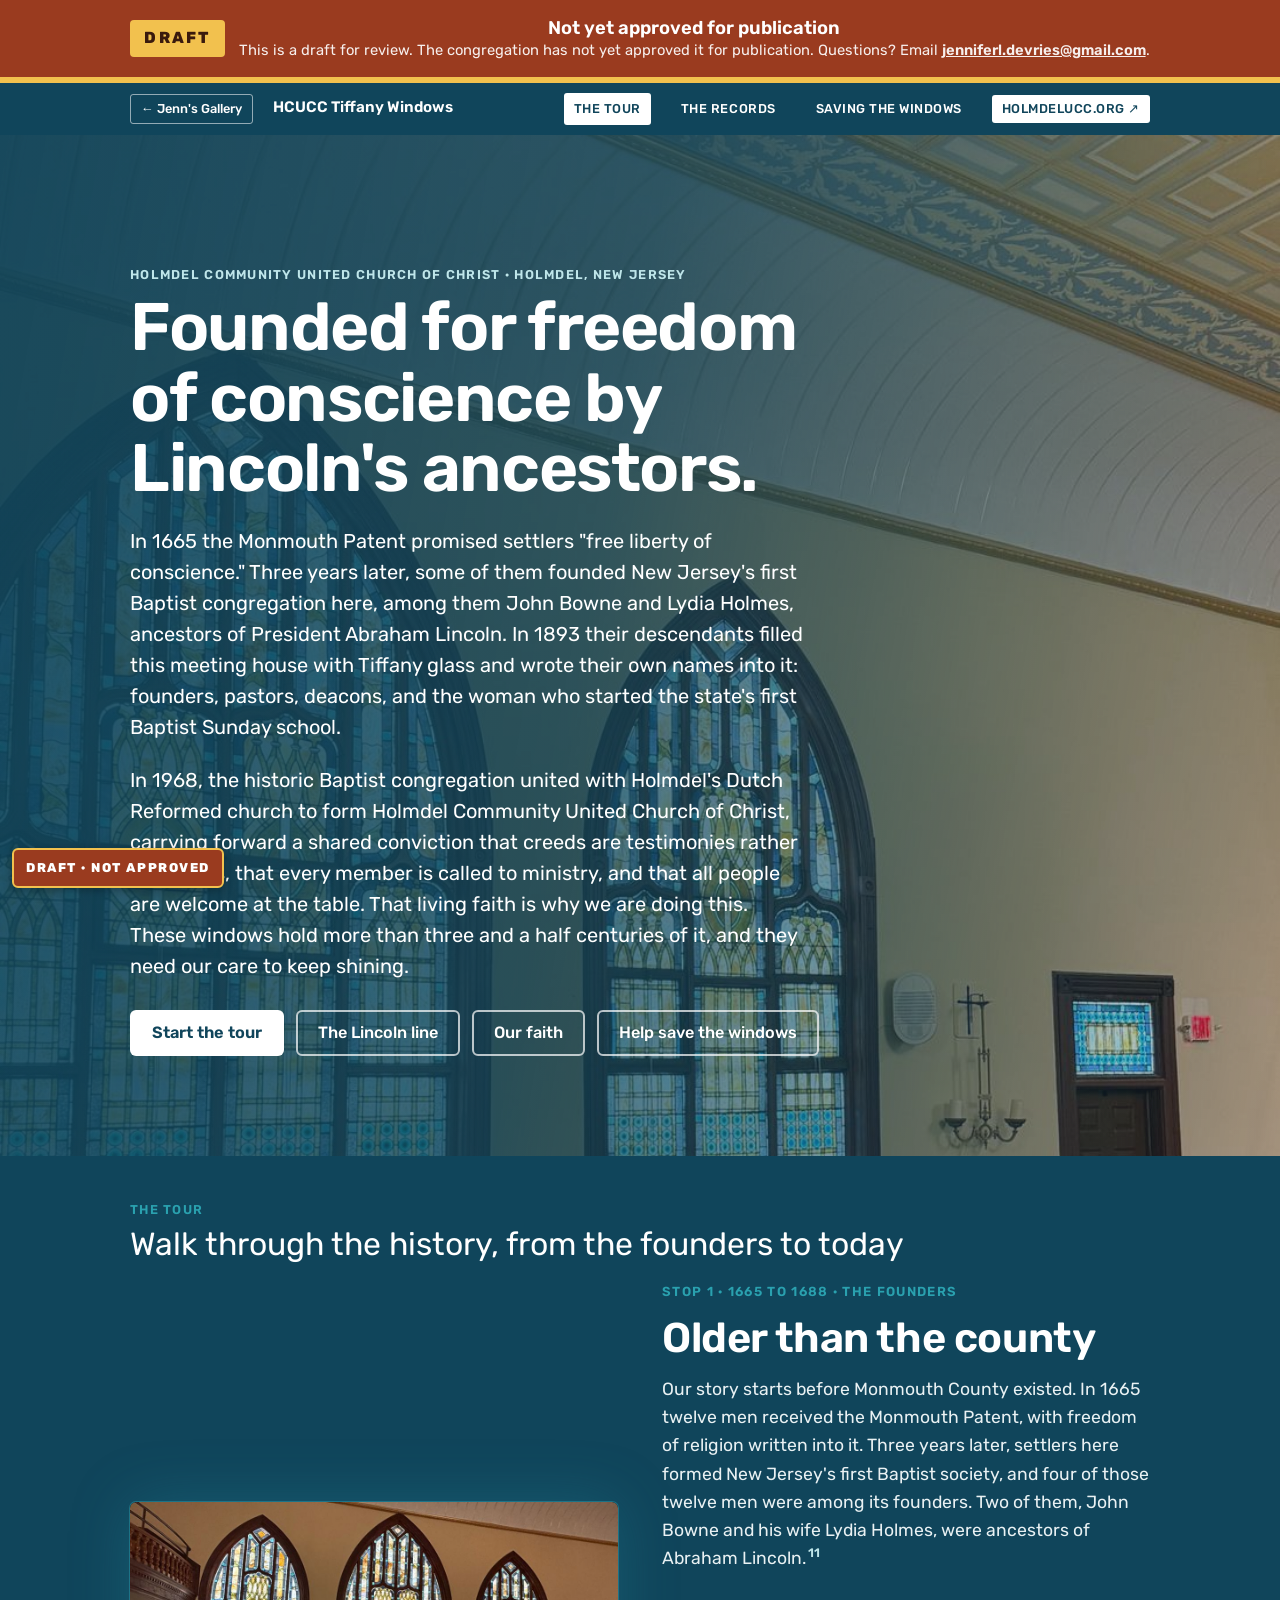
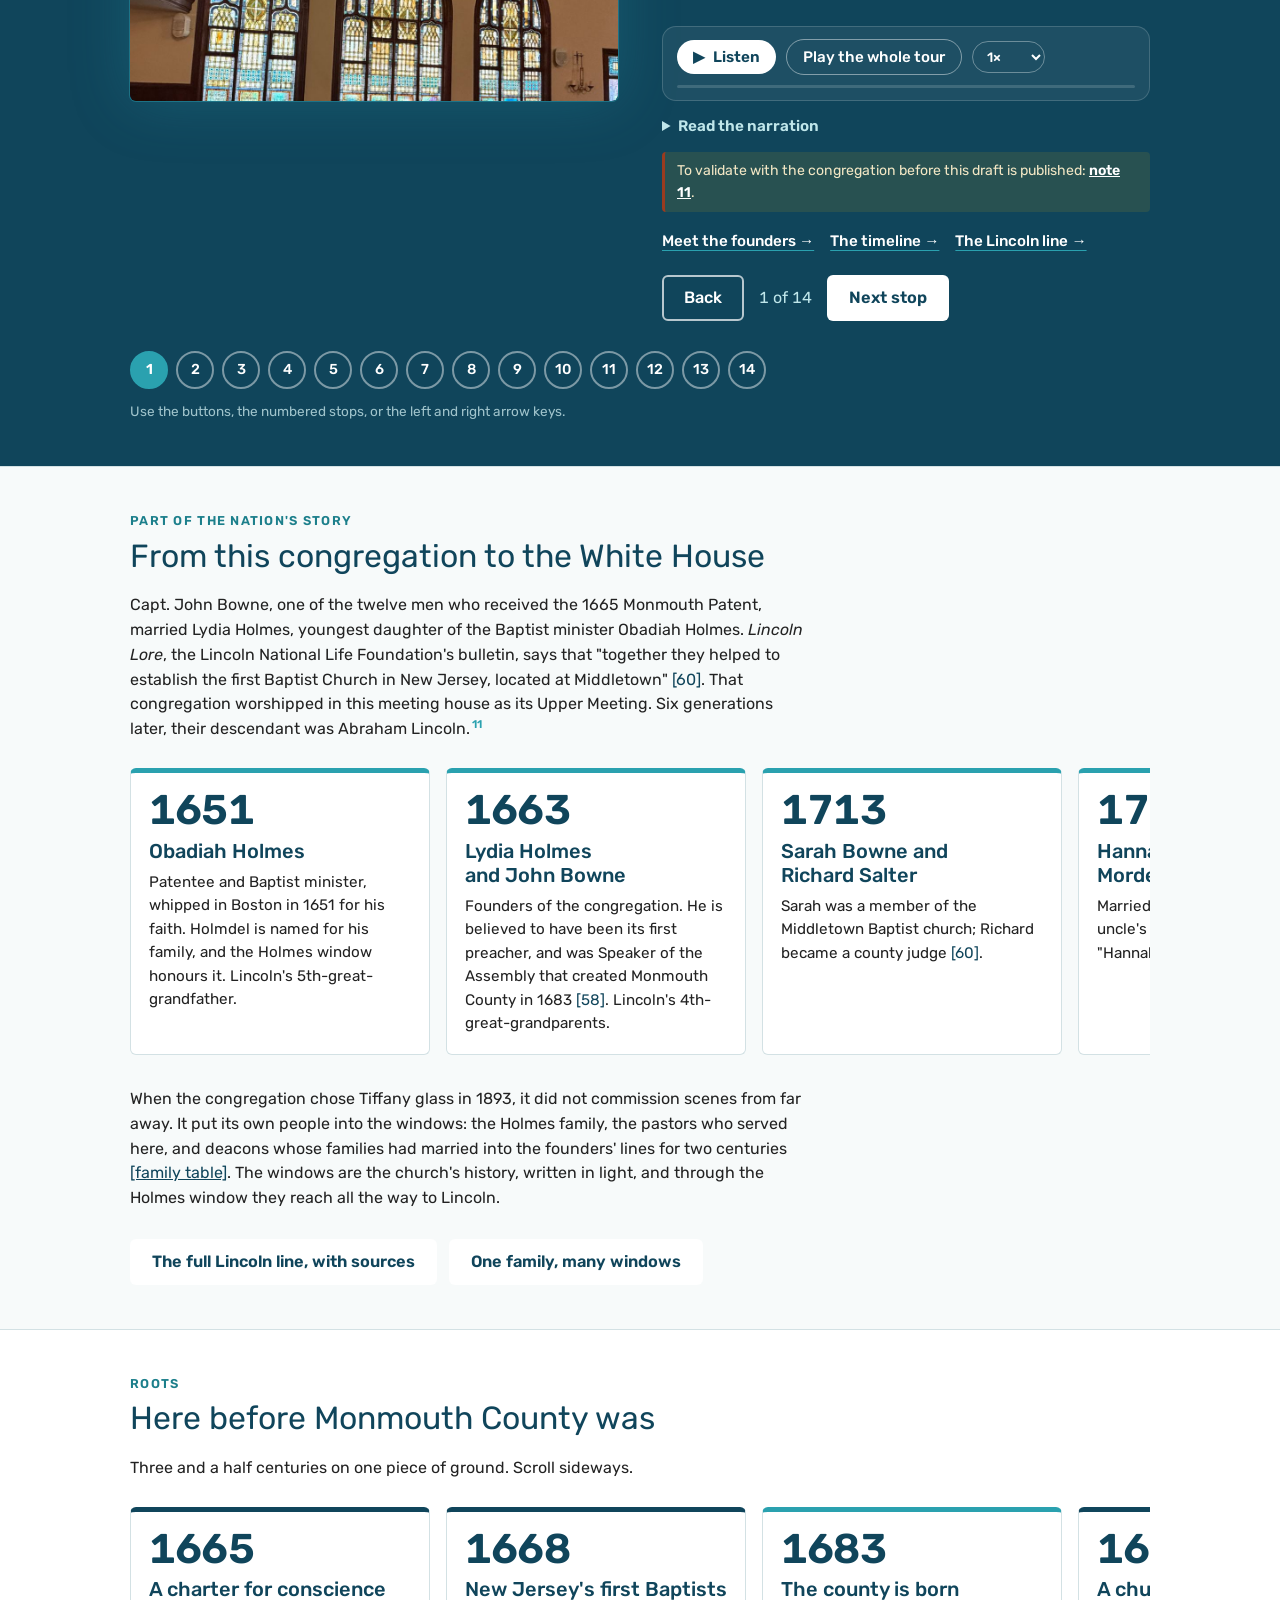
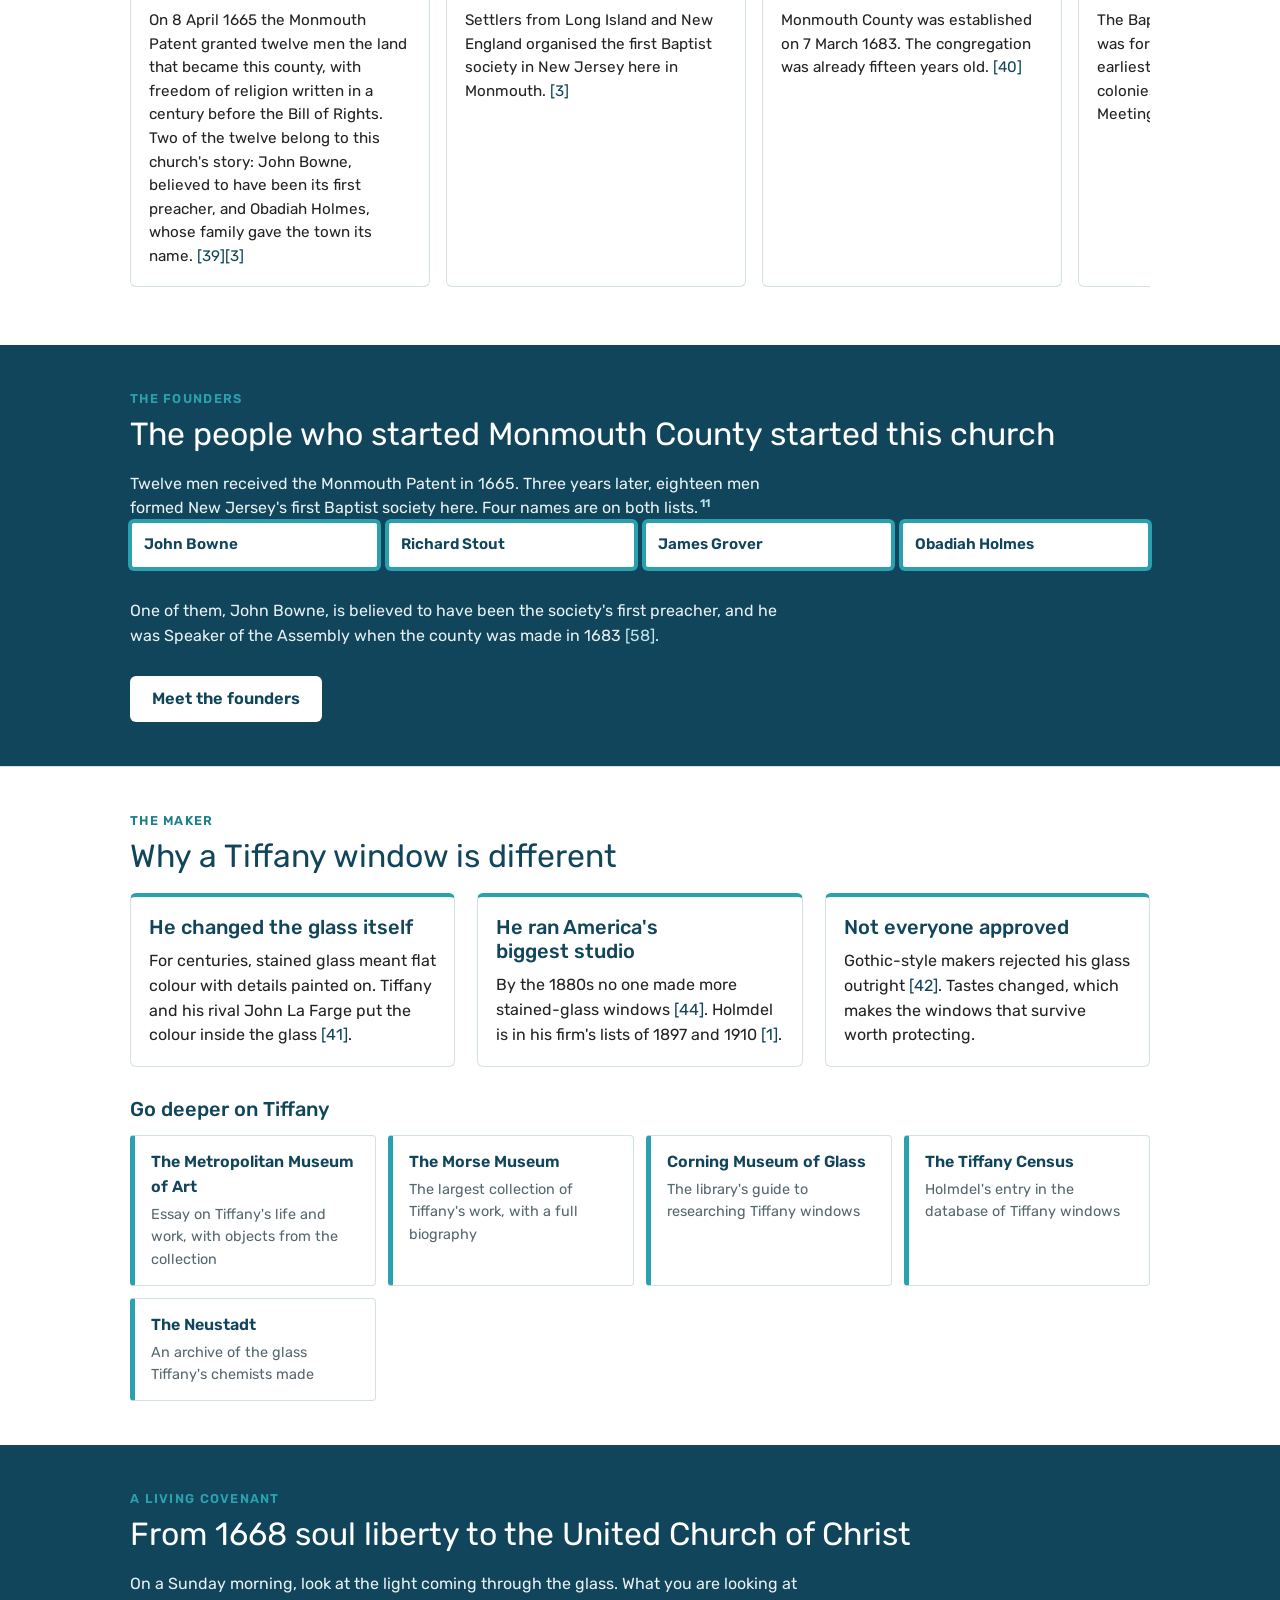
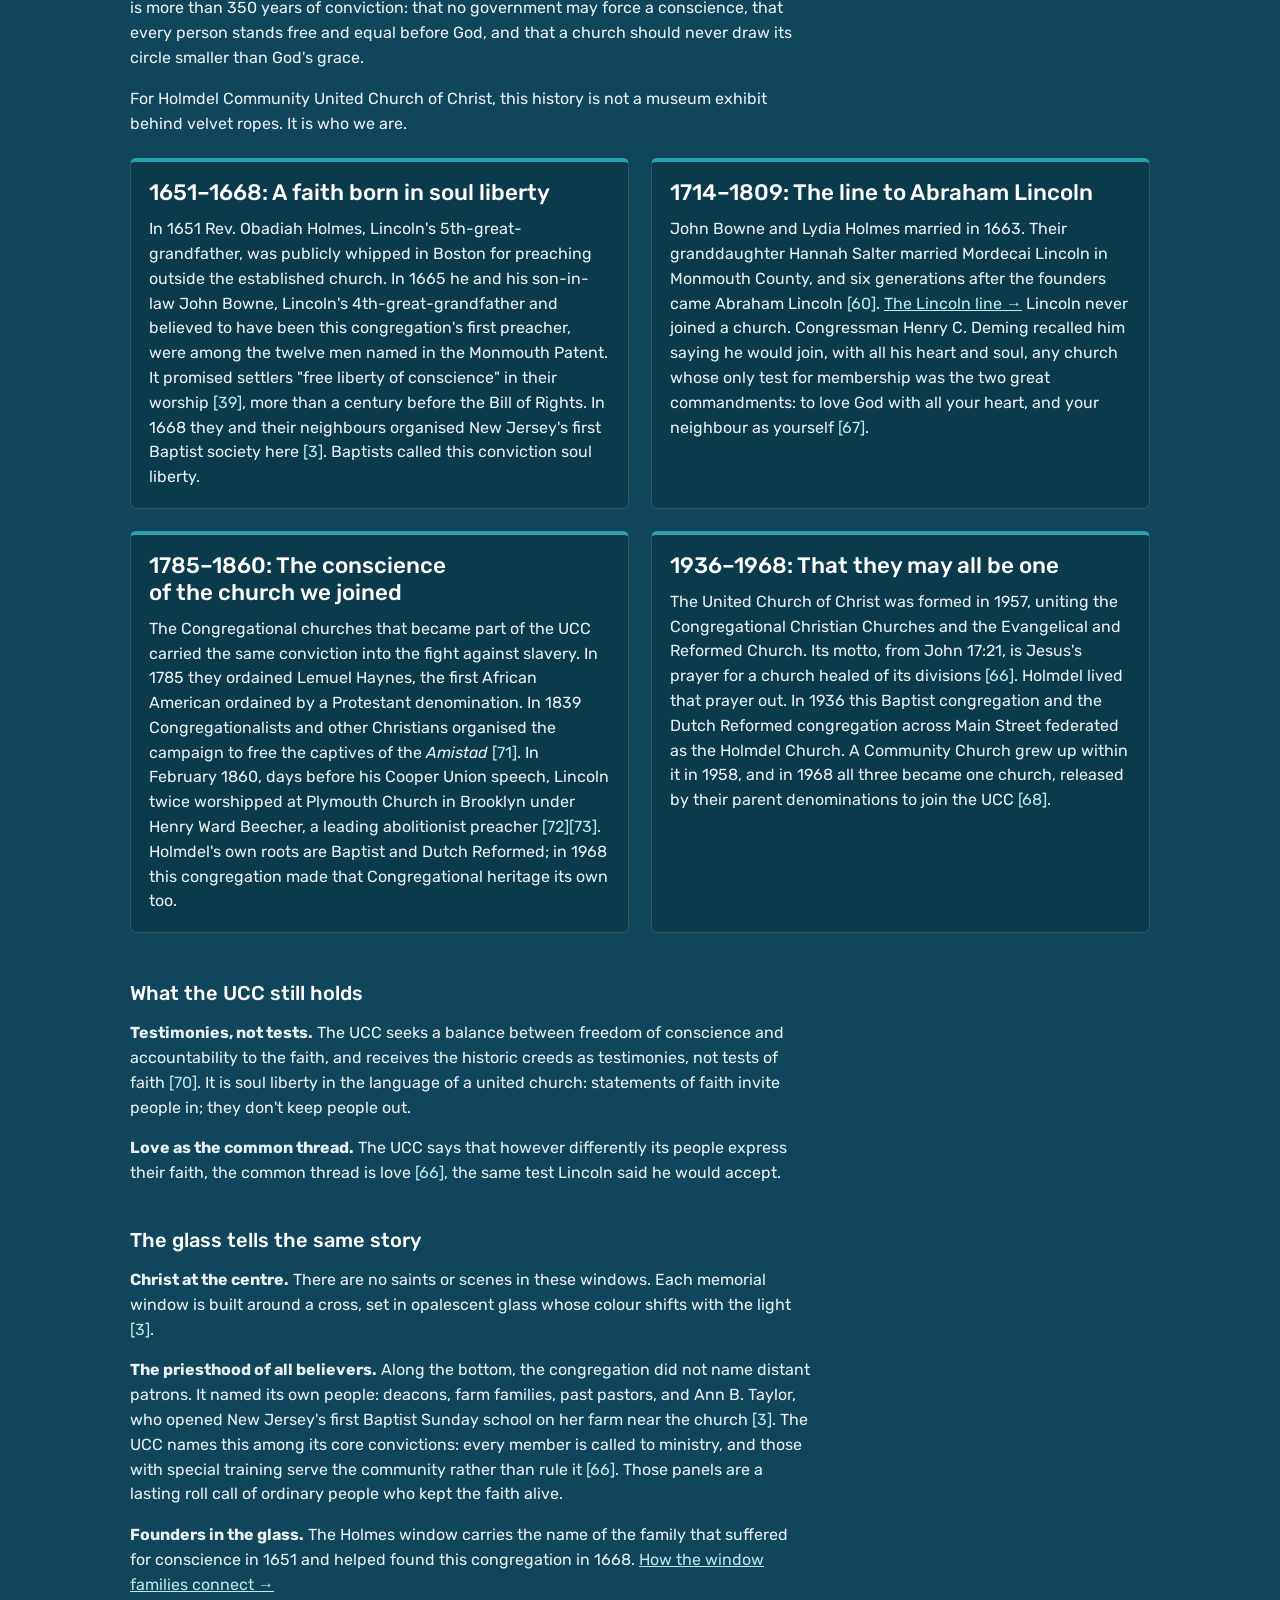
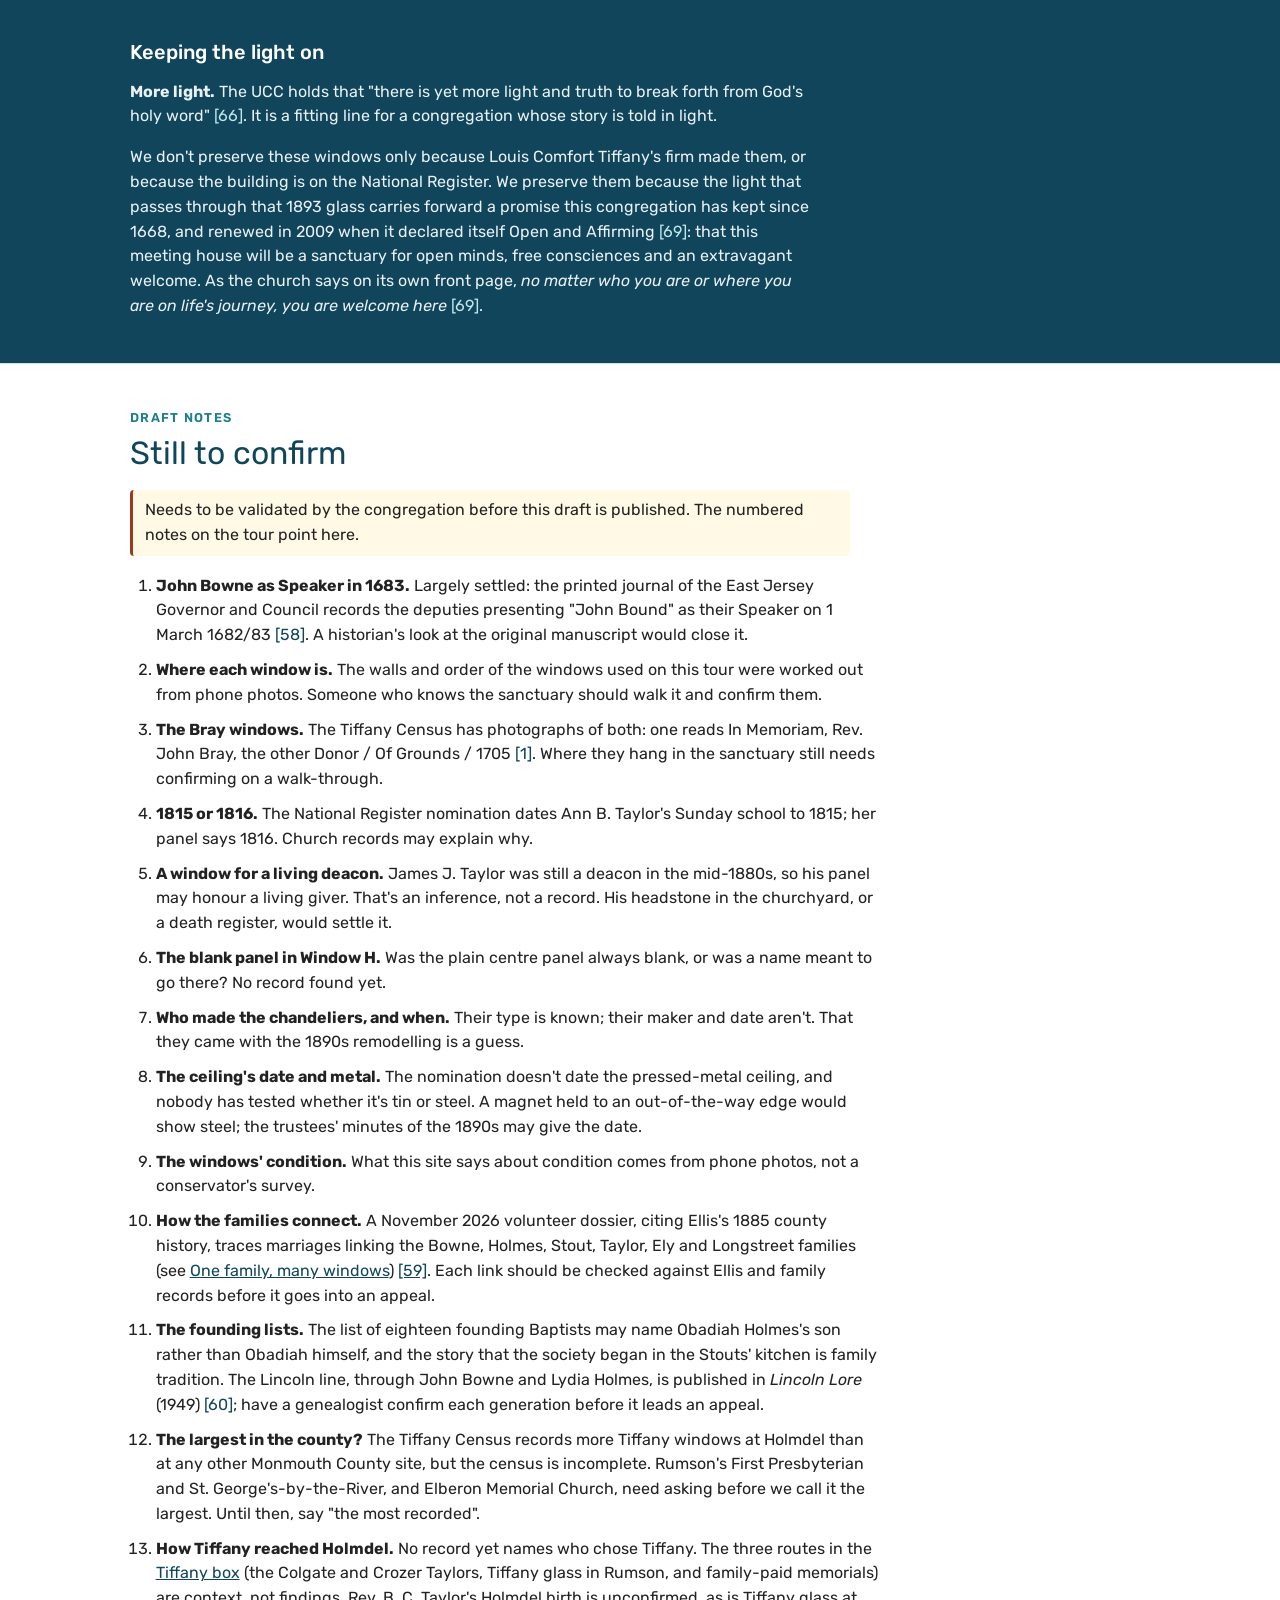
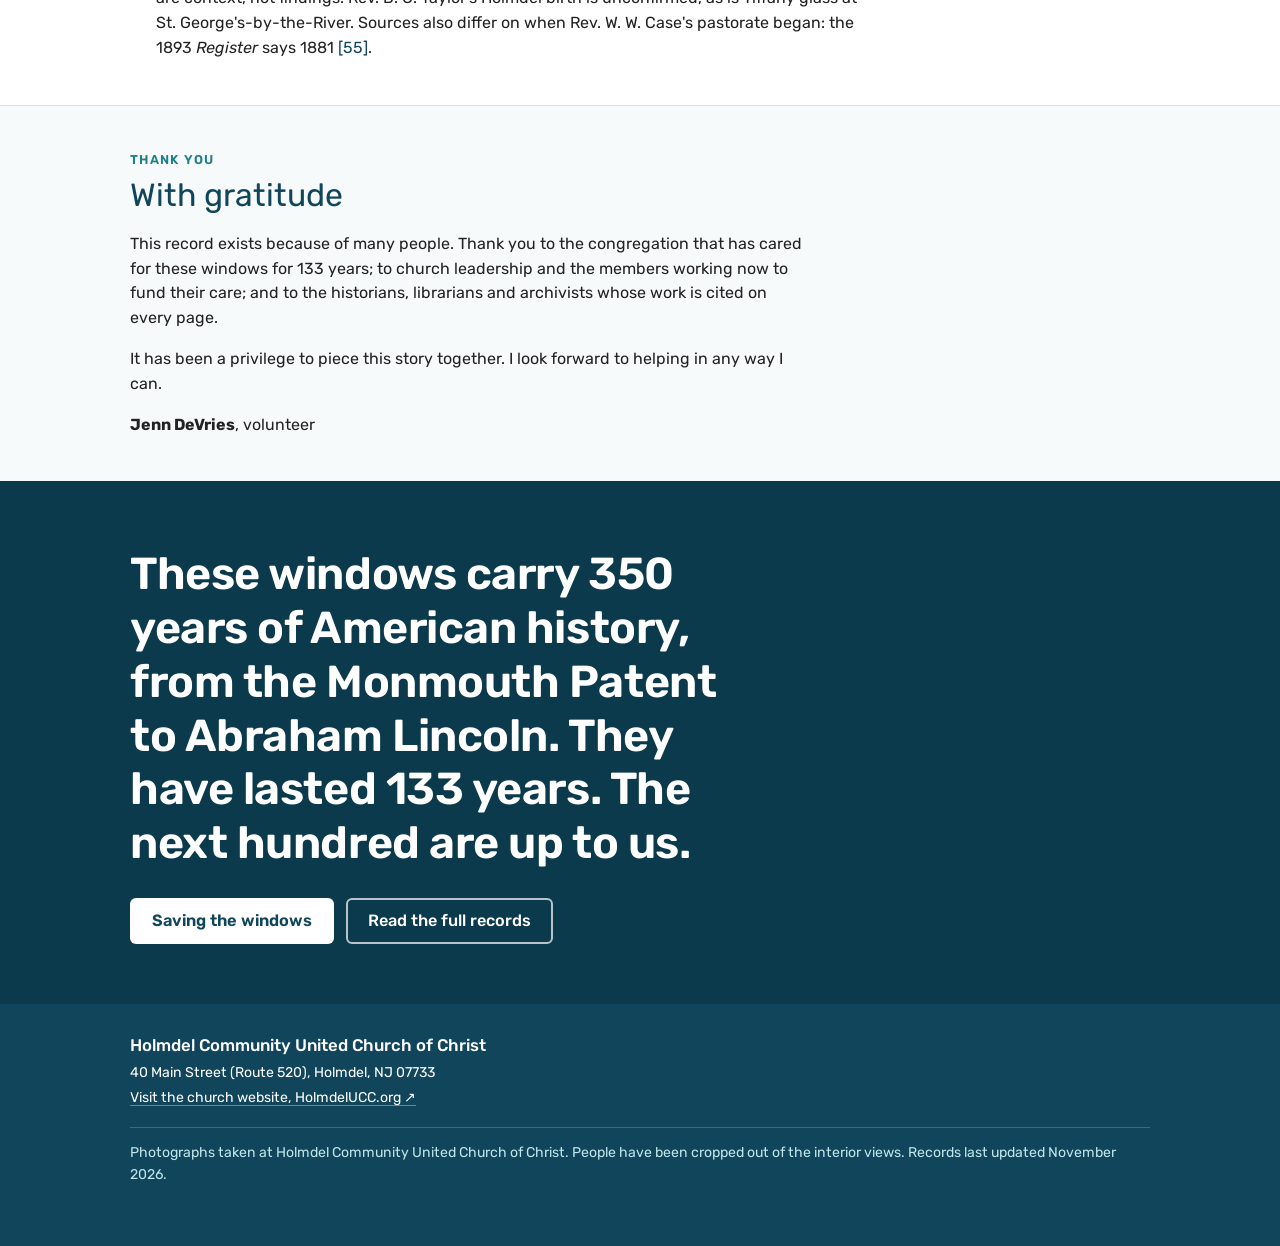
<file: hcucc-tiffany-windows/index.html>
<!DOCTYPE html>
<html lang="en">
<head>
<meta charset="UTF-8">
<meta name="viewport" content="width=device-width, initial-scale=1">
<title>Holmdel Community United Church of Christ Tiffany Windows</title>
<meta name="description" content="A record of the 1893 memorial windows at Holmdel Community United Church of Christ, Holmdel, New Jersey: what is known, how we know it, and their condition today.">
<link rel="preconnect" href="https://fonts.googleapis.com">
<link href="https://fonts.googleapis.com/css2?family=Rubik:wght@400;500;600;700&display=swap" rel="stylesheet">
<style>
:root {
  /* Matches holmdelucc.org: white pages, navy #10455b bars, teal #2aa1af accent, Rubik throughout, navy footer. */
  --page: #ffffff;
  --panel: #e2f0f1;
  --soft: #f0f0f0;
  --line: #d3e1e4;
  --text: #222222;
  --muted: #55666d;
  --brand: #10455b;
  --accent: #2aa1af;
  --footer: #10455b;
  --warn: #9a3b1f;
  --display: "Rubik", "Helvetica Neue", Arial, sans-serif;
  --body: "Rubik", "Helvetica Neue", Arial, sans-serif;
  color-scheme: light;
}
*, *::before, *::after { box-sizing: border-box; }
html { scroll-behavior: smooth; }
@media (prefers-reduced-motion: reduce) { html { scroll-behavior: auto; } }
body { margin: 0; background: var(--page); color: var(--text); font-family: var(--body); font-size: 16px; line-height: 1.55; }
img { max-width: 100%; height: auto; display: block; }
a { color: var(--brand); }
a:focus-visible, button:focus-visible { outline: 3px solid var(--accent); outline-offset: 2px; }
h1, h2, h3 { font-family: var(--display); line-height: 1.2; text-wrap: balance; margin: 0; }
h1 { font-size: clamp(2rem, 6vw, 3.4rem); font-weight: 500; }
h2 { font-size: clamp(1.6rem, 4vw, 2rem); font-weight: 400; color: var(--brand); }
h3 { font-size: 1.25rem; font-weight: 500; color: var(--brand); }
p { margin: 0; }
.wrap { max-width: 1060px; margin: 0 auto; padding: 0 20px; }
.prose { max-width: 68ch; display: flex; flex-direction: column; gap: 1rem; }
.eyebrow { font-family: var(--display); font-size: .8rem; letter-spacing: .1em; text-transform: uppercase; color: var(--accent); font-weight: 600; }
section .eyebrow { color: #1c7f8b; }
.muted { color: var(--muted); }
.small { font-size: .9rem; }

.draft { background: var(--warn); color: #fff; padding: 16px 0; border-bottom: 6px solid #f2c14e; text-align: center; }
.draft .wrap { display: flex; align-items: center; justify-content: center; gap: 14px; flex-wrap: wrap; }
.draft .draft-tag { background: #f2c14e; color: #3a1a0d; font-weight: 800; letter-spacing: .14em; font-size: 1rem; padding: 6px 14px; border-radius: 4px; }
.draft .draft-msg { font-size: 1.15rem; font-weight: 600; line-height: 1.35; }
.draft .draft-msg span { display: block; font-size: .92rem; font-weight: 400; opacity: .92; }
.draft .draft-msg a { color: #fff; text-decoration: underline; font-weight: 600; }
.draft-badge { position: fixed; left: 12px; bottom: 12px; z-index: 50; background: var(--warn); color: #fff; font-weight: 800; letter-spacing: .12em; font-size: .8rem; padding: 8px 12px; border: 2px solid #f2c14e; border-radius: 6px; box-shadow: 0 2px 10px rgba(0,0,0,.3); pointer-events: none; }
@media print { .draft-badge { position: static; display: inline-block; margin: 8px; } }

nav.top { position: sticky; top: 0; z-index: 5; background: var(--brand); }
nav.top .wrap { display: flex; flex-wrap: wrap; gap: 2px 20px; padding-top: 10px; padding-bottom: 10px; }
nav.top a { color: #ffffff; text-decoration: none; font-family: var(--display); font-weight: 500; font-size: .8rem; letter-spacing: .04em; text-transform: uppercase; padding: 4px 0; border-bottom: 2px solid transparent; }
nav.top a:hover { border-bottom-color: var(--accent); }
nav.top a.go { background: #ffffff; color: var(--brand); border-radius: 3px; padding: 4px 10px; border-bottom: 0; }
[data-view][hidden] { display: none; }
section { scroll-margin-top: 60px; }

header.hero { padding: 44px 0 36px; background: var(--brand); color: #ffffff; }
header.hero .grid { display: grid; grid-template-columns: 1fr; gap: 28px; align-items: end; }
header.hero h1 { color: #f1f1f1; margin-top: 8px; }
header.hero .eyebrow { color: #bfe6ea; }
header.hero p.lede { font-size: 1.15rem; max-width: 60ch; margin-top: 14px; }
header.hero figure { margin: 0; }
header.hero figure img { border-radius: 6px; }
header.hero figcaption { color: #d5e6ea; }
figcaption { font-size: .85rem; color: var(--muted); margin-top: 6px; }
.facts { display: grid; grid-template-columns: repeat(auto-fit, minmax(150px, 1fr)); gap: 12px; margin-top: 24px; }
.fact { border-top: 3px solid var(--accent); padding-top: 8px; }
.fact b { font-family: var(--display); font-weight: 500; font-size: 1.7rem; display: block; line-height: 1.1; }
.fact span { font-size: .88rem; color: #d5e6ea; }

section { padding: 44px 0; border-top: 1px solid var(--line); }
section:nth-of-type(even) { background: #f7fafa; }
section > .wrap > h2 { margin: 6px 0 18px; }

.chips { display: flex; flex-wrap: wrap; gap: 8px; margin: 18px 0 24px; }
.chip { font-family: var(--display); font-weight: 500; font-size: .85rem; color: var(--brand); background: #ffffff; border: 1px solid var(--brand); border-radius: 3px; padding: 6px 12px; cursor: pointer; }
.chip:hover { background: var(--panel); }
.chip[aria-pressed="true"] { background: var(--brand); color: #ffffff; }

.index { display: grid; grid-template-columns: repeat(auto-fill, minmax(150px, 1fr)); gap: 12px; margin-bottom: 36px; }
.index a { display: block; background: #ffffff; border: 1px solid var(--line); border-radius: 6px; overflow: hidden; color: var(--text); text-decoration: none; }
.index a:hover { border-color: var(--accent); }
.index .thumb { aspect-ratio: 3 / 4; background: var(--soft) center / cover no-repeat; display: flex; align-items: center; justify-content: center; color: var(--muted); font-size: .8rem; text-align: center; padding: 8px; }
.index .cap { padding: 8px 10px 10px; font-size: .88rem; line-height: 1.3; }
.index .cap b { color: var(--brand); font-family: var(--display); font-weight: 600; font-size: 1.05rem; margin-right: 4px; }

article.window { display: grid; grid-template-columns: 1fr; gap: 22px; padding: 30px 0; border-top: 1px solid var(--line); scroll-margin-top: 70px; }
article.window[hidden] { display: none; }
@media (min-width: 860px) { article.window { grid-template-columns: minmax(0, 5fr) minmax(0, 6fr); gap: 36px; } header.hero .grid { grid-template-columns: 6fr 5fr; } }
.shots { display: flex; flex-direction: column; gap: 14px; }
.shots img { border-radius: 4px; }
.stage { position: relative; background: var(--soft); border-radius: 4px; overflow: hidden; }
.dot { position: absolute; width: 30px; height: 30px; margin: -15px 0 0 -15px; border-radius: 50%; border: 2px solid #ffffff; background: var(--brand); color: #ffffff; font: 600 .85rem var(--display); cursor: pointer; padding: 0; box-shadow: 0 0 0 3px rgba(16,69,91,.35); }
.dot[aria-pressed="true"] { background: var(--accent); box-shadow: 0 0 0 4px rgba(42,161,175,.45); }
.spots { list-style: none; margin: 0; padding: 0; display: flex; flex-direction: column; gap: 6px; font-size: .92rem; }
.spots li { display: grid; grid-template-columns: 26px 1fr; gap: 8px; padding: 6px 8px; border-radius: 4px; }
.spots li.on { background: var(--panel); outline: 1px solid var(--accent); }
.spots .n { width: 22px; height: 22px; border-radius: 50%; background: var(--brand); color: #ffffff; font-weight: 600; font-size: .8rem; display: inline-flex; align-items: center; justify-content: center; margin-top: 2px; }
.record { display: flex; flex-direction: column; gap: 16px; }
.record .id { font-family: var(--display); color: #1c7f8b; font-size: .95rem; font-weight: 500; }
.pills { display: flex; flex-wrap: wrap; gap: 8px; }
.pill { font-family: var(--display); font-size: .76rem; font-weight: 600; letter-spacing: .04em; text-transform: uppercase; padding: 3px 10px; border-radius: 3px; border: 1px solid; }
.pill.doc { color: #ffffff; background: var(--brand); border-color: var(--brand); }
.pill.att { color: var(--brand); background: var(--panel); border-color: var(--accent); }
.pill.todo { color: var(--muted); background: #ffffff; border-color: var(--muted); }
dl { margin: 0; display: grid; grid-template-columns: 1fr; gap: 14px; }
dt { font-family: var(--display); font-size: .78rem; letter-spacing: .08em; text-transform: uppercase; color: var(--muted); font-weight: 600; margin-bottom: 2px; }
dd { margin: 0; }
dd ul { margin: 0; padding-left: 1.1rem; }
.inscription { font-family: var(--display); font-size: 1.05rem; color: var(--brand); background: var(--panel); border-left: 4px solid var(--accent); padding: 10px 14px; border-radius: 0 4px 4px 0; }
.inscription span { display: block; }
.inscription span + span { margin-top: 6px; padding-top: 6px; border-top: 1px dashed #a9cfd4; }
.note { color: var(--warn); font-size: .92rem; }

.tablebox { overflow-x: auto; border: 1px solid var(--line); border-radius: 6px; background: #ffffff; color: var(--text); }
.tablebox td a { color: var(--brand); }
table { border-collapse: collapse; width: 100%; min-width: 640px; font-size: .93rem; }
th, td { text-align: left; vertical-align: top; padding: 10px 12px; border-bottom: 1px solid var(--line); }
th { font-family: var(--display); font-size: .78rem; letter-spacing: .06em; text-transform: uppercase; color: #ffffff; background: var(--brand); font-weight: 500; }
tr:last-child td { border-bottom: 0; }

.cols { display: grid; grid-template-columns: repeat(auto-fit, minmax(260px, 1fr)); gap: 22px; }
.card { background: #ffffff; border: 1px solid var(--line); border-top: 4px solid var(--accent); border-radius: 6px; padding: 18px; display: flex; flex-direction: column; gap: 10px; }
.card.hold { border-style: dashed; border-color: var(--accent); background: var(--panel); }
.tasks { list-style: none; margin: 0; padding: 0; display: flex; flex-direction: column; gap: 12px; }
.tasks li { display: grid; grid-template-columns: 20px 1fr; gap: 10px; font-size: .95rem; }
.tasks li::before { content: ""; width: 16px; height: 16px; border: 2px solid var(--accent); border-radius: 3px; margin-top: 4px; }
.tasks b { display: block; font-weight: 600; }
.tasks span { color: var(--muted); }
.tasks span.when { color: var(--brand); font-weight: 600; }
ol.sources { padding-left: 1.4rem; margin: 0; display: flex; flex-direction: column; gap: 10px; max-width: 78ch; font-size: .95rem; }
ol.sources a { overflow-wrap: anywhere; }
ul.plain { padding-left: 1.1rem; margin: 0; display: flex; flex-direction: column; gap: 6px; max-width: 70ch; }
footer { background: var(--footer); padding: 28px 0 60px; color: #ffffff; font-size: .88rem; }

/* ---- tour redesign ---- */
:root { --night: #10455b; --night2: #0c3a4d; --glass: #2aa1af; }
nav.top .wrap { align-items: center; }
nav.top a.brand { font-size: .95rem; text-transform: none; letter-spacing: 0; font-weight: 600; margin-right: auto; max-width: 22em; line-height: 1.25; }
nav.top a.home { border: 1px solid rgba(255,255,255,.55); border-radius: 3px; padding: 4px 10px; text-transform: none; letter-spacing: 0; white-space: nowrap; }
nav.top a.home:hover { background: rgba(255,255,255,.12); border-color: #fff; }
nav.top a.tab { padding: 6px 10px; border-radius: 3px; border-bottom: 0; }
nav.top a.tab[aria-current="page"] { background: #ffffff; color: var(--brand); }
header.hero.big { padding: 0; background: linear-gradient(100deg, rgba(16,69,91,.94) 0%, rgba(16,69,91,.8) 46%, rgba(16,69,91,.2) 100%), url(images/wall-two.jpg) right 30% / cover no-repeat var(--night); }
header.hero.big .wrap { padding-top: clamp(56px, 12vw, 130px); padding-bottom: clamp(48px, 9vw, 100px); }
header.hero.big h1 { font-size: clamp(2.1rem, 6vw, 4.2rem); font-weight: 600; letter-spacing: -.02em; line-height: 1.05; color: #ffffff; max-width: 16ch; }
header.hero.big h1 br + * , header.hero.big h1 { text-wrap: balance; }
header.hero.big .lede { max-width: 52ch; font-size: clamp(1.05rem, 2.2vw, 1.25rem); margin-top: 22px; }
header.hero.big .eyebrow { color: #bfe6ea; }
header.hero.slim { padding: 40px 0 30px; }
header.hero.slim h1 { font-size: clamp(1.9rem, 5vw, 3rem); max-width: 20ch; }
.cta { display: flex; flex-wrap: wrap; gap: 12px; margin-top: 28px; }
.btn { font-family: var(--display); font-weight: 500; font-size: 1.02rem; border-radius: 6px; padding: 11px 20px; text-decoration: none; cursor: pointer; border: 2px solid transparent; display: inline-block; line-height: 1.2; }
.btn.solid { background: #ffffff; color: var(--brand); font-weight: 600; }
.btn.solid:hover { background: #e2f0f1; }
.btn.ghost { background: transparent; color: #ffffff; border-color: rgba(255,255,255,.7); }
.btn.ghost:hover { background: rgba(255,255,255,.12); }
.subnav { display: flex; flex-wrap: wrap; gap: 6px 8px; margin-top: 20px; }
.subnav a { color: #ffffff; text-decoration: none; font-family: var(--display); font-size: .82rem; font-weight: 500; border: 1px solid rgba(255,255,255,.5); border-radius: 3px; padding: 4px 10px; }
.subnav a:hover { background: rgba(255,255,255,.14); }

section.night { background: var(--night); color: #e9f1f3; border-top: 0; }
section.night h2 { color: #ffffff; }
section.night .eyebrow { color: var(--glass); }
.tourbox { display: grid; grid-template-columns: 1fr; gap: 24px; align-items: center; margin-top: 8px; }
@media (min-width: 820px) { .tourbox { grid-template-columns: minmax(0, 1fr) minmax(0, 1fr); gap: 44px; } }
.tourimg { display: flex; justify-content: center; }
.tourimg .stage { display: inline-block; background: #0a2f3e; border-radius: 6px; box-shadow: 0 0 0 1px rgba(42,161,175,.45), 0 0 60px rgba(42,161,175,.25); }
.tourimg img { max-height: 74vh; width: auto; max-width: 100%; border-radius: 6px; }
.tourbox.in .tourimg .stage, .tourbox.in .tourtext { animation: rise .5s ease both; }
.tourbox.in .tourtext { animation-delay: .08s; }
@keyframes rise { from { opacity: .0; transform: translateY(10px); } to { opacity: 1; transform: none; } }
@media (prefers-reduced-motion: reduce) { .tourbox.in .tourimg .stage, .tourbox.in .tourtext { animation: none; } }
.tourtext { display: flex; flex-direction: column; gap: 14px; }
.tourtext .kick { font-family: var(--display); font-size: .82rem; letter-spacing: .1em; text-transform: uppercase; color: var(--glass); font-weight: 600; }
.tourtext h3 { color: #ffffff; font-size: clamp(1.7rem, 4vw, 2.6rem); font-weight: 600; letter-spacing: -.01em; line-height: 1.08; }
.tourtext #t-text { font-size: 1.1rem; line-height: 1.6; max-width: 46ch; }
.tourtext .call { min-height: 1.6em; font-family: var(--display); color: var(--glass); font-weight: 500; }
.tourtext a.more { color: #bfe6ea; font-weight: 600; }
.tournav { display: flex; align-items: center; gap: 14px; margin-top: 8px; }
.tournav #t-count { font-family: var(--display); font-variant-numeric: tabular-nums; color: #bfe6ea; min-width: 5.5ch; text-align: center; }
.tdot { position: absolute; width: 32px; height: 32px; margin: -16px 0 0 -16px; border-radius: 50%; border: 2px solid #ffffff; background: var(--glass); color: #ffffff; font: 600 .9rem var(--display); cursor: pointer; padding: 0; box-shadow: 0 0 0 4px rgba(42,161,175,.35); }
.tdot[aria-pressed="true"] { background: #ffffff; }
.rail { list-style: none; display: flex; flex-wrap: wrap; gap: 8px; padding: 0; margin: 30px 0 0; }
.rail button { width: 38px; height: 38px; border-radius: 50%; border: 2px solid rgba(255,255,255,.45); background: transparent; color: #ffffff; font: 500 .9rem var(--display); cursor: pointer; }
.rail button:hover { border-color: var(--glass); }
.rail button[aria-current="step"] { background: var(--glass); border-color: var(--glass); color: #ffffff; font-weight: 600; }
.thist { margin-top: 26px; padding: 22px 24px; background: var(--night2); border: 1px solid rgba(255,255,255,.14); border-top: 3px solid var(--glass); border-radius: 6px; color: #e9f1f3; }
.thist[hidden] { display: none; }
.thist > .eyebrow { margin: 0 0 10px; }
.thist h4 { color: #ffffff; font-family: var(--display); font-size: 1.15rem; font-weight: 600; margin: 18px 0 6px; }
.thist h4:first-of-type { margin-top: 0; }
.thist .prose { max-width: 72ch; }
.thist a { color: #bfe6ea; }
.thist dl { display: flex; flex-direction: column; gap: 12px; margin: 0; max-width: 72ch; }
.thist dt { font-family: var(--display); color: var(--glass); font-weight: 600; font-size: .9rem; }
.thist dd { margin: 2px 0 0; line-height: 1.6; }
.thist .inscription { margin: 6px 0 12px; }
.thist .fine { margin-top: 8px; }
.thist .dig { margin-top: 20px; padding-top: 14px; border-top: 1px dashed rgba(255,255,255,.2); }
.thist .dig ol { margin: 6px 0 0; padding-left: 1.4em; display: flex; flex-direction: column; gap: 8px; font-size: .92rem; color: #cfe3e7; max-width: 80ch; }
.thist .dig li::marker { color: var(--glass); font-family: var(--display); }
a.cite-ext { text-decoration: none; }
a.cite-ext:hover { text-decoration: underline; }
.listen { display: flex; flex-wrap: wrap; align-items: center; gap: 10px; padding: 12px 14px; background: rgba(255,255,255,.06); border: 1px solid rgba(255,255,255,.16); border-radius: 14px; }
.listen .lstat:empty { display: none; }
.listen[hidden] { display: none; }
.listen .lbtn { display: inline-flex; align-items: center; gap: 8px; border: 0; border-radius: 999px; padding: 8px 16px; background: #ffffff; color: var(--brand); font: 600 .95rem var(--display); cursor: pointer; }
.listen .lbtn.alt { background: transparent; color: #ffffff; border: 1px solid rgba(255,255,255,.45); font-weight: 500; }
.listen .lbtn.alt[aria-pressed="true"] { border-color: var(--glass); color: var(--glass); }
.listen select { background: transparent; color: #ffffff; border: 1px solid rgba(255,255,255,.35); border-radius: 999px; padding: 6px 10px; font: 500 .85rem var(--display); }
.listen select option { color: var(--brand); }
.listen .lstat { flex: 1 1 100%; font-size: .82rem; color: #9fc3cb; padding-left: 6px; min-height: 1.2em; }
.lbar { flex: 1 1 100%; height: 3px; background: rgba(255,255,255,.15); border-radius: 3px; overflow: hidden; }
.lbar i { display: block; height: 100%; width: 0; background: var(--glass); transition: width .3s ease; }
details.transcript { font-size: .95rem; color: #cfe3e7; }
details.transcript summary { cursor: pointer; color: #bfe6ea; font-weight: 600; }
details.transcript p { margin-top: 8px; line-height: 1.65; max-width: 60ch; }
.hint { font-size: .85rem; color: #9fc3cb; margin-top: 12px; }

.timeline { list-style: none; margin: 26px 0 0; padding: 0 0 14px; display: flex; gap: 16px; overflow-x: auto; scroll-snap-type: x proximity; }
.timeline li { flex: 0 0 min(300px, 78vw); scroll-snap-align: start; background: #ffffff; border: 1px solid var(--line); border-top: 5px solid var(--brand); border-radius: 6px; padding: 16px 18px 18px; display: flex; flex-direction: column; gap: 8px; }
.timeline li:nth-child(3), .timeline li:nth-child(10) { border-top-color: var(--glass); }
.timeline .yr { font-family: var(--display); font-weight: 600; font-size: 2.6rem; line-height: 1; letter-spacing: -.02em; color: var(--brand); font-variant-numeric: tabular-nums; }
.timeline p { font-size: .95rem; }
.timeline.lineage li { border-top-color: var(--glass); }
.timeline.lineage li:last-child { border-top-color: var(--brand); background: var(--panel); }
.lincoln { margin-top: 26px; background: var(--brand); color: #ffffff; border-radius: 6px; padding: 22px 24px; max-width: 78ch; }
.lincoln .eyebrow { color: var(--glass); margin-bottom: 6px; }
.lincoln a { color: #bfe6ea; }
.links { display: grid; grid-template-columns: repeat(auto-fit, minmax(210px, 1fr)); gap: 12px; margin-top: 14px; }
.links a { display: flex; flex-direction: column; gap: 4px; text-decoration: none; background: #ffffff; border: 1px solid var(--line); border-left: 5px solid var(--accent); border-radius: 4px; padding: 14px 16px; }
.links a:hover { border-color: var(--brand); border-left-color: var(--glass); }
.links b { font-family: var(--display); font-weight: 600; color: var(--brand); }
.links span { font-size: .9rem; color: var(--muted); }
section.band { background: var(--night2); color: #ffffff; border-top: 0; padding: 60px 0; }
section.band h2 { color: #ffffff; font-size: clamp(1.7rem, 4.5vw, 2.8rem); font-weight: 600; max-width: 24ch; letter-spacing: -.01em; }

.legend { margin: 22px 0 10px; font-size: .88rem; color: #bfe6ea; display: flex; flex-wrap: wrap; align-items: center; gap: 6px 10px; }
.key { width: 14px; height: 14px; border-radius: 3px; border: 2px solid rgba(255,255,255,.45); display: inline-block; margin-left: 10px; }
.key.on { background: #ffffff; border-color: var(--glass); margin-left: 0; }
.patent { list-style: none; margin: 0 0 30px; padding: 0; display: grid; grid-template-columns: repeat(auto-fill, minmax(150px, 1fr)); gap: 8px; }
.patent li { font-family: var(--display); font-weight: 500; font-size: .95rem; padding: 10px 12px; border-radius: 4px; border: 2px solid rgba(255,255,255,.3); color: #cfe3e8; }
.patent li.on { background: #ffffff; border-color: var(--glass); color: var(--brand); font-weight: 600; box-shadow: 0 0 0 2px var(--glass); }
section.night .card { background: var(--night2); border-color: rgba(255,255,255,.14); border-top-color: var(--glass); color: #e9f1f3; }
section.night .card h3 { color: #ffffff; font-size: 1.4rem; }
section.night .card a, section.night .prose a { color: #bfe6ea; }
.card .role { font-family: var(--display); font-size: .74rem; letter-spacing: .09em; text-transform: uppercase; color: var(--glass); font-weight: 600; }
section.night h3.sub { color: #ffffff; margin-top: 34px; margin-bottom: 10px; font-size: 1.5rem; }
.fine { font-size: .9rem; color: #a9c7ce; }
.direct { margin-top: 30px; border: 2px solid var(--glass); border-radius: 6px; padding: 22px 24px; max-width: 80ch; display: flex; flex-direction: column; gap: 10px; box-shadow: 0 0 40px rgba(42,161,175,.18); }
.direct h3 { color: #ffffff; font-size: 1.6rem; }
.direct a { color: #bfe6ea; }
footer .wrap { display: flex; flex-direction: column; gap: 18px; }
footer .fchurch { display: flex; flex-direction: column; gap: 4px; }
footer .fname { font-family: var(--display); font-weight: 500; font-size: 1.05rem; }
footer a { color: #ffffff; text-decoration: underline; text-decoration-color: var(--accent); text-underline-offset: 3px; }
footer .fnote { color: #bfe6ea; border-top: 1px solid rgba(255,255,255,.2); padding-top: 14px; }
#help h3.sub2 { margin: 34px 0 14px; font-size: 1.35rem; }
ol.steps { margin: 0; padding-left: 1.5rem; display: flex; flex-direction: column; gap: 10px; max-width: 72ch; }
ol.steps li::marker { color: var(--accent); font-family: var(--display); font-weight: 600; }
.wanted .card ul.plain { font-size: .95rem; }
form.upload { display: flex; flex-direction: column; gap: 16px; max-width: 720px; background: var(--soft); border: 1px solid var(--line); border-top: 4px solid var(--brand); border-radius: 6px; padding: 22px; }
form.upload label { display: flex; flex-direction: column; gap: 6px; font-family: var(--display); font-weight: 500; color: var(--brand); font-size: .95rem; }
form.upload input[type=text], form.upload input[type=email], form.upload select, form.upload textarea { font: 400 1rem var(--body); color: var(--text); background: #ffffff; border: 1px solid #b9cdd2; border-radius: 4px; padding: 10px 12px; }
form.upload input[type=file] { font: 400 .9rem var(--body); color: var(--text); background: #ffffff; border: 1px dashed #9fbcc3; border-radius: 4px; padding: 10px; }
form.upload input:focus-visible, form.upload select:focus-visible, form.upload textarea:focus-visible { outline: 3px solid var(--accent); outline-offset: 1px; }
form.upload .frow, form.upload .frow3 { display: grid; gap: 16px; grid-template-columns: 1fr; }
@media (min-width: 640px) { form.upload .frow { grid-template-columns: 1fr 1fr; } form.upload .frow3 { grid-template-columns: 1fr 1fr 1fr; } }
form.upload label.check { flex-direction: row; align-items: flex-start; gap: 10px; font: 400 .95rem var(--body); color: var(--text); }
form.upload label.check input { margin-top: 4px; width: 18px; height: 18px; flex: none; }
form.upload .hp { position: absolute; left: -9999px; }
form.upload .fine2 { font-size: .85rem; color: var(--muted); }
.btn.solid2 { background: var(--brand); color: #ffffff; font-weight: 600; }
.btn.solid2:hover { background: #0c3a4d; }
.btn.solid2[disabled] { opacity: .6; cursor: wait; }
form.upload .frow > label, form.upload .frow3 > label { min-width: 0; }
form.upload input[type=file] { width: 100%; min-width: 0; }
form.upload .fstat { font-family: var(--display); font-weight: 500; color: var(--brand); min-height: 1.2em; }
form.upload .fstat.err { color: var(--warn); }
.thist .whole .cols { margin-top: 14px; }
.thist .whole .card { background: rgba(255,255,255,.06); border-color: rgba(255,255,255,.16); border-top-color: var(--glass); color: #e9f1f3; }
.thist .whole .card h3, .thist .whole h3 { color: #ffffff; }
.thist .whole .card .role { color: #bfe6ea; }
.thist .whole .links a { background: rgba(255,255,255,.06); border-color: rgba(255,255,255,.16); border-left-color: var(--glass); }
.thist .whole .links a b { color: #ffffff; } .thist .whole .links a span { color: #cfe3e7; }
.thist .whole .direct, .thist .whole .lincoln { background: rgba(255,255,255,.06); }
.thist .whole .muted, .thist .whole .fine { color: #a9c7ce; }
.thist .whole .legend { color: #cfe3e7; }
sup.vn { font-size: .7em; line-height: 0; margin-left: 2px; }
sup.vn a { color: var(--accent); text-decoration: none; font-weight: 600; }
section.night sup.vn a { color: #bfe6ea; }
.vcheck { font-size: .88rem; padding: 8px 12px; border-left: 3px solid var(--warn); background: rgba(255, 196, 0, .10); border-radius: 4px; }
.vcheck[hidden] { display: none; }
.vcheck a { font-weight: 600; }
section.night .vcheck { color: #f3e7c4; } section.night .vcheck a { color: #ffffff; }
.vcheck.big { font-size: 1rem; max-width: 72ch; margin-bottom: 18px; }
ol.vlist { margin: 0; padding-left: 1.6rem; display: flex; flex-direction: column; gap: 10px; max-width: 75ch; }
ol.vlist li { scroll-margin-top: 90px; }
ol.vlist li:target { background: rgba(255, 196, 0, .14); outline: 2px solid var(--warn); border-radius: 4px; }
.tlinks { display: flex; flex-wrap: wrap; gap: 8px 16px; margin: 4px 0 0; }
.tlinks a { color: #ffffff; font-family: var(--display); font-weight: 500; font-size: .95rem; text-decoration: underline; text-decoration-color: var(--glass); text-underline-offset: 4px; }
ul.patent.four { grid-template-columns: repeat(2, minmax(0, 1fr)); max-width: 520px; }
@media (min-width: 760px) { ul.patent.four { grid-template-columns: repeat(4, minmax(0, 1fr)); max-width: none; } }
details.more-detail { margin-top: 18px; border-top: 1px solid var(--line); padding-top: 12px; }
details.more-detail > summary { cursor: pointer; font-family: var(--display); font-weight: 500; color: var(--brand); font-size: 1.05rem; }
details.more-detail[open] > summary { margin-bottom: 12px; }
  .night .prose h3 { color: #fff; margin-top: 26px; }
  #faith .cols { margin-top: 22px; }
  @media (min-width: 760px) { #faith .cols { grid-template-columns: 1fr 1fr; } }
</style>
</head>
<body>

<div class="draft" role="note" aria-label="Draft notice"><div class="wrap"><span class="draft-tag">DRAFT</span><div class="draft-msg">Not yet approved for publication<span>This is a draft for review. The congregation has not yet approved it for publication. Questions? Email <a href="mailto:jenniferl.devries@gmail.com">jenniferl.devries@gmail.com</a>.</span></div></div></div>
<div class="draft-badge" aria-hidden="true">DRAFT · NOT APPROVED</div>

<nav class="top" aria-label="Site"><div class="wrap">
  <a class="home" href="/" title="Back to Jenn's photo galleries">&larr; Jenn's Gallery</a>
  <a class="brand" href="#home">HCUCC Tiffany Windows</a>
  <a class="tab" data-tab="tour" href="#home">The tour</a>
  <a class="tab" data-tab="records" href="#archive">The records</a>
  <a class="tab" data-tab="save" href="#save">Saving the windows</a>
  <a class="go" href="https://holmdelucc.org/" target="_blank" rel="noopener">HolmdelUCC.org &#8599;</a>
</div></nav>

<div data-view="tour" id="home">
<header class="hero big"><div class="wrap">
  <p class="eyebrow">Holmdel Community United Church of Christ · Holmdel, New Jersey</p>
  <h1>Founded for freedom of conscience by Lincoln's ancestors.</h1>
  <p class="lede">In 1665 the Monmouth Patent promised settlers "free liberty of conscience." Three years later, some of them founded New Jersey's first Baptist congregation here, among them John Bowne and Lydia Holmes, ancestors of President Abraham Lincoln. In 1893 their descendants filled this meeting house with Tiffany glass and wrote their own names into it: founders, pastors, deacons, and the woman who started the state's first Baptist Sunday school.</p>
  <p class="lede">In 1968, the historic Baptist congregation united with Holmdel's Dutch Reformed church to form Holmdel Community United Church of Christ, carrying forward a shared conviction that creeds are testimonies rather than tests, that every member is called to ministry, and that all people are welcome at the table. That living faith is why we are doing this. These windows hold more than three and a half centuries of it, and they need our care to keep shining.</p>
  <p class="cta"><a class="btn solid" href="#tour">Start the tour</a><a class="btn ghost" href="#lineage">The Lincoln line</a><a class="btn ghost" href="#faith">Our faith</a><a class="btn ghost" href="#save">Help save the windows</a></p>
</div></header>

<section id="tour" class="night"><div class="wrap">
  <p class="eyebrow">The tour</p>
  <h2>Walk through the history, from the founders to today</h2>
  <div class="tourbox in" id="t-stage">
    <div class="tourimg"><div class="stage"><img id="t-img" src="images/wall-three.jpg" alt=""><div id="t-dots"></div></div></div>
    <div class="tourtext">
      <p class="kick" id="t-kick"></p>
      <h3 id="t-title"></h3>
      <p id="t-text"></p>
      <p class="call" id="t-call" aria-live="polite"></p>
      <div class="listen" id="t-listen">
        <button type="button" class="lbtn" id="l-play" aria-label="Listen to this stop"><span id="l-ico" aria-hidden="true">&#9654;</span> <span id="l-lbl">Listen</span></button>
        <button type="button" class="lbtn alt" id="l-all" aria-pressed="false">Play the whole tour</button>
        <label><span class="sr" style="position:absolute;left:-9999px">Speed</span><select id="l-rate" aria-label="Speed"><option value="0.9">0.9&times;</option><option value="1" selected>1&times;</option><option value="1.15">1.15&times;</option><option value="1.3">1.3&times;</option></select></label>
        <div class="lbar" aria-hidden="true"><i id="l-bar"></i></div>
        <p class="lstat" id="l-stat" aria-live="polite"></p>
      </div>
      <details class="transcript"><summary>Read the narration</summary><p id="t-listen-text"></p></details>
      <p class="vcheck" id="t-check" hidden></p>
      <p class="tlinks" id="t-links"></p>
      <div class="tournav"><button type="button" class="btn ghost" id="t-prev">Back</button><span id="t-count"></span><button type="button" class="btn solid" id="t-next">Next stop</button></div>
    </div>
  </div>
  <div class="thist" id="t-hist" aria-live="polite"></div>
  <ol class="rail" id="t-rail" aria-label="Tour stops"></ol>
  <p class="hint">Use the buttons, the numbered stops, or the left and right arrow keys.</p>
</div></section>

<section id="lineage"><div class="wrap">
  <p class="eyebrow">Part of the nation's story</p>
  <h2>From this congregation to the White House</h2>
  <div class="prose">
    <p>Capt. John Bowne, one of the twelve men who received the 1665 Monmouth Patent, married Lydia Holmes, youngest daughter of the Baptist minister Obadiah Holmes. <i>Lincoln Lore</i>, the Lincoln National Life Foundation's bulletin, says that "together they helped to establish the first Baptist Church in New Jersey, located at Middletown" <a href="#s60">[60]</a>. That congregation worshipped in this meeting house as its Upper Meeting. Six generations later, their descendant was Abraham Lincoln.<sup class="vn"><a href="#v11" title="Needs congregation validation">11</a></sup></p>
  </div>
  <ol class="timeline lineage">
    <li><span class="yr">1651</span><h3>Obadiah Holmes</h3><p>Patentee and Baptist minister, whipped in Boston in 1651 for his faith. Holmdel is named for his family, and the Holmes window honours it. Lincoln's 5th-great-grandfather.</p></li>
    <li><span class="yr">1663</span><h3>Lydia Holmes and John Bowne</h3><p>Founders of the congregation. He is believed to have been its first preacher, and was Speaker of the Assembly that created Monmouth County in 1683 <a href="#s58">[58]</a>. Lincoln's 4th-great-grandparents.</p></li>
    <li><span class="yr">1713</span><h3>Sarah Bowne and Richard Salter</h3><p>Sarah was a member of the Middletown Baptist church; Richard became a county judge <a href="#s60">[60]</a>.</p></li>
    <li><span class="yr">1714</span><h3>Hannah Salter and Mordecai Lincoln</h3><p>Married in Monmouth County. Her uncle's will that year names her "Hannah Lincoln" <a href="#s61">[61]</a><a href="#s64">[64]</a>.</p></li>
    <li><span class="yr">1716</span><h3>John Lincoln</h3><p>The President's great-grandfather, born at Freehold <a href="#s62">[62]</a>. His little sister Deborah, who died in 1720, is buried near Imlaystown <a href="#s63">[63]</a>.</p></li>
    <li><span class="yr">1744</span><h3>Capt. Abraham Lincoln</h3><p>The President's grandfather, who took the family to Kentucky.</p></li>
    <li><span class="yr">1809</span><h3>Abraham Lincoln</h3><p>Born on 12 February 1809, son of Thomas Lincoln and Nancy Hanks. That October, this meeting house was dedicated.</p></li>
  </ol>
  <div class="prose" style="margin-top:18px">
    <p>When the congregation chose Tiffany glass in 1893, it did not commission scenes from far away. It put its own people into the windows: the Holmes family, the pastors who served here, and deacons whose families had married into the founders' lines for two centuries <a href="#kin">[family table]</a>. The windows are the church's history, written in light, and through the Holmes window they reach all the way to Lincoln.</p>
  </div>
  <p class="cta"><a class="btn solid" href="#lincoln">The full Lincoln line, with sources</a><a class="btn solid" href="#kin">One family, many windows</a></p>
</div></section>

<section id="roots"><div class="wrap">
  <p class="eyebrow">Roots</p>
  <h2>Here before Monmouth County was</h2>
  <div class="prose"><p>Three and a half centuries on one piece of ground. Scroll sideways.</p></div>
  <ol class="timeline">
      <li><span class="yr">1665</span><h3>A charter for conscience</h3><p>On 8 April 1665 the Monmouth Patent granted twelve men the land that became this county, with freedom of religion written in a century before the Bill of Rights. Two of the twelve belong to this church's story: John Bowne, believed to have been its first preacher, and Obadiah Holmes, whose family gave the town its name. <a href="#s39">[39]</a><a href="#s3">[3]</a></p></li>
      <li><span class="yr">1668</span><h3>New Jersey's first Baptists</h3><p>Settlers from Long Island and New England organised the first Baptist society in New Jersey here in Monmouth. <a href="#s3">[3]</a></p></li>
      <li><span class="yr">1683</span><h3>The county is born</h3><p>Monmouth County was established on 7 March 1683. The congregation was already fifteen years old. <a href="#s40">[40]</a></p></li>
      <li><span class="yr">1688</span><h3>A church is constituted</h3><p>The Baptist Church of Middletown was formally constituted, one of the earliest Baptist churches in the colonies. This was its Upper Meeting. <a href="#s3">[3]</a></p></li>
      <li><span class="yr">1705</span><h3>John Bray gives the land</h3><p>John and Susanna Bray conveyed about four and one third acres for a Baptist meeting house. The church still stands on it. <a href="#s3">[3]</a></p></li>
      <li><span class="yr">1714</span><h3>A Lincoln marries in Monmouth</h3><p>Hannah Salter, granddaughter of John Bowne and Lydia Holmes, married Mordecai Lincoln. Their son John, the President's great-grandfather, was born at Freehold in 1716. <a href="#s61">[61]</a><a href="#s62">[62]</a></p></li> <li><span class="yr">1781</span><h3>Revolution on the road outside</h3><p>British raiders marched on the road to Bray's Meeting House. Two soldiers of the Revolution, Lt. John Whitlock and Col. Asher Holmes, lie in the churchyard. <a href="#s36">[36]</a><a href="#s3">[3]</a></p></li>
      <li><span class="yr">1809</span><h3>The building you see</h3><p>The present meeting house was dedicated on 29 October 1809. Eight months earlier, in Kentucky, Abraham Lincoln was born. <a href="#s3">[3]</a></p></li>
      <li><span class="yr">1815</span><h3>A first Sunday school</h3><p>Ann B. Taylor opened the first Baptist Sunday school in New Jersey on her farm near the church. Her name is on Window A. <a href="#s3">[3]</a></p></li>
      <li><span class="yr">1857</span><h3>A township named Holmdel</h3><p>Holmdel Township was set off and named for the Holmes family. <a href="#s31">[31]</a></p></li>
      <li><span class="yr">1893</span><h3>Tiffany's windows</h3><p>The church reopened on 30 July 1893 with memorial windows that appear in Tiffany's own published lists, carrying the names of the founders' descendants. <a href="#s1">[1]</a></p></li>
      <li><span class="yr">1990</span><h3>On the National Register</h3><p>The meeting house was entered on the National Register of Historic Places, three years after the state register. <a href="#s4">[4]</a></p></li>
  </ol>
  
</div></section>

<section id="founders-short" class="night"><div class="wrap">
  <p class="eyebrow">The founders</p>
  <h2>The people who started Monmouth County started this church</h2>
  <div class="prose">
    <p>Twelve men received the Monmouth Patent in 1665. Three years later, eighteen men formed New Jersey's first Baptist society here. Four names are on both lists.<sup class="vn"><a href="#v11" title="Needs congregation validation">11</a></sup></p>
  </div>
  <ul class="patent four" aria-label="On both lists">
    <li class="on">John Bowne</li><li class="on">Richard Stout</li><li class="on">James Grover</li><li class="on">Obadiah Holmes</li>
  </ul>
  <div class="prose">
    <p>One of them, John Bowne, is believed to have been the society's first preacher, and he was Speaker of the Assembly when the county was made in 1683 <a href="#s58">[58]</a>.</p>
  </div>
  <p class="cta"><a class="btn solid" href="#founders">Meet the founders</a></p>
</div></section>

<section id="tiffany"><div class="wrap">
  <p class="eyebrow">The maker</p>
  <h2>Why a Tiffany window is different</h2>
  <div class="cols">
    <div class="card"><h3>He changed the glass itself</h3><p>For centuries, stained glass meant flat colour with details painted on. Tiffany and his rival John La Farge put the colour inside the glass <a href="#s41">[41]</a>.</p></div>
    <div class="card"><h3>He ran America's biggest studio</h3><p>By the 1880s no one made more stained-glass windows <a href="#s44">[44]</a>. Holmdel is in his firm's lists of 1897 and 1910 <a href="#s1">[1]</a>.</p></div>
    <div class="card"><h3>Not everyone approved</h3><p>Gothic-style makers rejected his glass outright <a href="#s42">[42]</a>. Tastes changed, which makes the windows that survive worth protecting.</p></div>
  </div>
  <h3 style="margin-top:30px">Go deeper on Tiffany</h3>
  <div class="links">
    <a href="https://www.metmuseum.org/essays/louis-comfort-tiffany-1848-1933"><b>The Metropolitan Museum of Art</b><span>Essay on Tiffany's life and work, with objects from the collection</span></a>
    <a href="https://www.morsemuseum.org/louis-comfort-tiffany"><b>The Morse Museum</b><span>The largest collection of Tiffany's work, with a full biography</span></a>
    <a href="https://libanswers.cmog.org/faq/143909"><b>Corning Museum of Glass</b><span>The library's guide to researching Tiffany windows</span></a>
    <a href="https://cambridge2000.com/tiffany/html/site/30.21.1.html"><b>The Tiffany Census</b><span>Holmdel's entry in the database of Tiffany windows</span></a>
    <a href="https://www.theneustadt.org/visit/tiffany-glass-archive"><b>The Neustadt</b><span>An archive of the glass Tiffany's chemists made</span></a>
  </div>
</div></section>

<section id="faith" class="night"><div class="wrap">
  <span id="covenant"></span>
  <p class="eyebrow">A living covenant</p>
  <h2>From 1668 soul liberty to the United Church of Christ</h2>
  <div class="prose">
    <p>On a Sunday morning, look at the light coming through the glass. What you are looking at is more than 350 years of conviction: that no government may force a conscience, that every person stands free and equal before God, and that a church should never draw its circle smaller than God's grace.</p>
    <p>For Holmdel Community United Church of Christ, this history is not a museum exhibit behind velvet ropes. It is who we are.</p>
  </div>
  <div class="cols">
    <div class="card"><h3>1651&ndash;1668: A faith born in soul liberty</h3><p>In 1651 Rev. Obadiah Holmes, Lincoln's 5th-great-grandfather, was publicly whipped in Boston for preaching outside the established church. In 1665 he and his son-in-law John Bowne, Lincoln's 4th-great-grandfather and believed to have been this congregation's first preacher, were among the twelve men named in the Monmouth Patent. It promised settlers "free liberty of conscience" in their worship <a href="#s39">[39]</a>, more than a century before the Bill of Rights. In 1668 they and their neighbours organised New Jersey's first Baptist society here <a href="#s3">[3]</a>. Baptists called this conviction soul liberty.</p></div>
    <div class="card"><h3>1714&ndash;1809: The line to Abraham Lincoln</h3><p>John Bowne and Lydia Holmes married in 1663. Their granddaughter Hannah Salter married Mordecai Lincoln in Monmouth County, and six generations after the founders came Abraham Lincoln <a href="#s60">[60]</a>. <a href="#lineage">The Lincoln line &rarr;</a> Lincoln never joined a church. Congressman Henry C. Deming recalled him saying he would join, with all his heart and soul, any church whose only test for membership was the two great commandments: to love God with all your heart, and your neighbour as yourself <a href="#s67">[67]</a>.</p></div>
    <div class="card"><h3>1785&ndash;1860: The conscience of the church we joined</h3><p>The Congregational churches that became part of the UCC carried the same conviction into the fight against slavery. In 1785 they ordained Lemuel Haynes, the first African American ordained by a Protestant denomination. In 1839 Congregationalists and other Christians organised the campaign to free the captives of the <i>Amistad</i> <a href="#s71">[71]</a>. In February 1860, days before his Cooper Union speech, Lincoln twice worshipped at Plymouth Church in Brooklyn under Henry Ward Beecher, a leading abolitionist preacher <a href="#s72">[72]</a><a href="#s73">[73]</a>. Holmdel's own roots are Baptist and Dutch Reformed; in 1968 this congregation made that Congregational heritage its own too.</p></div>
    <div class="card"><h3>1936&ndash;1968: That they may all be one</h3><p>The United Church of Christ was formed in 1957, uniting the Congregational Christian Churches and the Evangelical and Reformed Church. Its motto, from John 17:21, is Jesus's prayer for a church healed of its divisions <a href="#s66">[66]</a>. Holmdel lived that prayer out. In 1936 this Baptist congregation and the Dutch Reformed congregation across Main Street federated as the Holmdel Church. A Community Church grew up within it in 1958, and in 1968 all three became one church, released by their parent denominations to join the UCC <a href="#s68">[68]</a>.</p></div>
  </div>
  <div class="prose" style="margin-top:22px">
    <h3>What the UCC still holds</h3>
    <p><b>Testimonies, not tests.</b> The UCC seeks a balance between freedom of conscience and accountability to the faith, and receives the historic creeds as testimonies, not tests of faith <a href="#s70">[70]</a>. It is soul liberty in the language of a united church: statements of faith invite people in; they don't keep people out.</p>
    <p><b>Love as the common thread.</b> The UCC says that however differently its people express their faith, the common thread is love <a href="#s66">[66]</a>, the same test Lincoln said he would accept.</p>
    <h3>The glass tells the same story</h3>
    <p><b>Christ at the centre.</b> There are no saints or scenes in these windows. Each memorial window is built around a cross, set in opalescent glass whose colour shifts with the light <a href="#s3">[3]</a>.</p>
    <p><b>The priesthood of all believers.</b> Along the bottom, the congregation did not name distant patrons. It named its own people: deacons, farm families, past pastors, and Ann B. Taylor, who opened New Jersey's first Baptist Sunday school on her farm near the church <a href="#s3">[3]</a>. The UCC names this among its core convictions: every member is called to ministry, and those with special training serve the community rather than rule it <a href="#s66">[66]</a>. Those panels are a lasting roll call of ordinary people who kept the faith alive.</p>
    <p><b>Founders in the glass.</b> The Holmes window carries the name of the family that suffered for conscience in 1651 and helped found this congregation in 1668. <a href="#kin">How the window families connect &rarr;</a></p>
    <h3>Keeping the light on</h3>
    <p><b>More light.</b> The UCC holds that "there is yet more light and truth to break forth from God's holy word" <a href="#s66">[66]</a>. It is a fitting line for a congregation whose story is told in light.</p>
    <p>We don't preserve these windows only because Louis Comfort Tiffany's firm made them, or because the building is on the National Register. We preserve them because the light that passes through that 1893 glass carries forward a promise this congregation has kept since 1668, and renewed in 2009 when it declared itself Open and Affirming <a href="#s69">[69]</a>: that this meeting house will be a sanctuary for open minds, free consciences and an extravagant welcome. As the church says on its own front page, <i>no matter who you are or where you are on life's journey, you are welcome here</i> <a href="#s69">[69]</a>.</p>
  </div>
</div></section>

<section id="validate"><div class="wrap">
  <p class="eyebrow">Draft notes</p>
  <h2>Still to confirm</h2>
  <p class="vcheck big">Needs to be validated by the congregation before this draft is published. The numbered notes on the tour point here.</p>
  <ol class="vlist"><li id="v1"><b>John Bowne as Speaker in 1683.</b> Largely settled: the printed journal of the East Jersey Governor and Council records the deputies presenting "John Bound" as their Speaker on 1 March 1682/83 <a href="#s58">[58]</a>. A historian's look at the original manuscript would close it.</li><li id="v2"><b>Where each window is.</b> The walls and order of the windows used on this tour were worked out from phone photos. Someone who knows the sanctuary should walk it and confirm them.</li><li id="v3"><b>The Bray windows.</b> The Tiffany Census has photographs of both: one reads In Memoriam, Rev. John Bray, the other Donor / Of Grounds / 1705 <a href="#s1">[1]</a>. Where they hang in the sanctuary still needs confirming on a walk-through.</li><li id="v4"><b>1815 or 1816.</b> The National Register nomination dates Ann B. Taylor's Sunday school to 1815; her panel says 1816. Church records may explain why.</li><li id="v5"><b>A window for a living deacon.</b> James J. Taylor was still a deacon in the mid-1880s, so his panel may honour a living giver. That's an inference, not a record. His headstone in the churchyard, or a death register, would settle it.</li><li id="v6"><b>The blank panel in Window H.</b> Was the plain centre panel always blank, or was a name meant to go there? No record found yet.</li><li id="v7"><b>Who made the chandeliers, and when.</b> Their type is known; their maker and date aren't. That they came with the 1890s remodelling is a guess.</li><li id="v8"><b>The ceiling's date and metal.</b> The nomination doesn't date the pressed-metal ceiling, and nobody has tested whether it's tin or steel. A magnet held to an out-of-the-way edge would show steel; the trustees' minutes of the 1890s may give the date.</li><li id="v9"><b>The windows' condition.</b> What this site says about condition comes from phone photos, not a conservator's survey.</li><li id="v10"><b>How the families connect.</b> A November 2026 volunteer dossier, citing Ellis's 1885 county history, traces marriages linking the Bowne, Holmes, Stout, Taylor, Ely and Longstreet families (see <a href="#kin">One family, many windows</a>) <a href="#s59">[59]</a>. Each link should be checked against Ellis and family records before it goes into an appeal.</li><li id="v11"><b>The founding lists.</b> The list of eighteen founding Baptists may name Obadiah Holmes's son rather than Obadiah himself, and the story that the society began in the Stouts' kitchen is family tradition. The Lincoln line, through John Bowne and Lydia Holmes, is published in <i>Lincoln Lore</i> (1949) <a href="#s60">[60]</a>; have a genealogist confirm each generation before it leads an appeal.</li><li id="v12"><b>The largest in the county?</b> The Tiffany Census records more Tiffany windows at Holmdel than at any other Monmouth County site, but the census is incomplete. Rumson's First Presbyterian and St. George's-by-the-River, and Elberon Memorial Church, need asking before we call it the largest. Until then, say "the most recorded".</li><li id="v13"><b>How Tiffany reached Holmdel.</b> No record yet names who chose Tiffany. The three routes in the <a href="#howtiffany">Tiffany box</a> (the Colgate and Crozer Taylors, Tiffany glass in Rumson, and family-paid memorials) are context, not findings. Rev. B. C. Taylor's Holmdel birth is unconfirmed, as is Tiffany glass at St. George's-by-the-River. Sources also differ on when Rev. W. W. Case's pastorate began: the 1893 <i>Register</i> says 1881 <a href="#s55">[55]</a>.</li></ol>
</div></section>

<section id="thanks"><div class="wrap">
  <p class="eyebrow">Thank you</p>
  <h2>With gratitude</h2>
  <div class="prose">
    <p>This record exists because of many people. Thank you to the congregation that has cared for these windows for 133 years; to church leadership and the members working now to fund their care; and to the historians, librarians and archivists whose work is cited on every page.</p>
    <p>It has been a privilege to piece this story together. I look forward to helping in any way I can.</p>
    <p><b>Jenn DeVries</b>, volunteer</p>
  </div>
</div></section>

<section class="band"><div class="wrap">
  <h2>These windows carry 350 years of American history, from the Monmouth Patent to Abraham Lincoln. They have lasted 133 years. The next hundred are up to us.</h2>
  <p class="cta"><a class="btn solid" href="#save">Saving the windows</a><a class="btn ghost" href="#archive">Read the full records</a></p>
</div></section>
</div>

<div data-view="records" id="archive" hidden>
<header class="hero slim"><div class="wrap">
  <p class="eyebrow">The records</p>
  <h1>What is known, and how we know it</h1>
  <p class="lede">A record for every window, the people named on them, the chandeliers, the ceiling, other Tiffany sites in the county, and every source.</p>
  <p class="subnav"><a href="#story">The story</a><a href="#founders">The founders</a><a href="#faith">Faith &amp; Lincoln</a><a href="#windows">The windows</a><a href="#people">The people</a><a href="#lighting">The chandeliers</a><a href="#ceiling">The ceiling</a><a href="#county">Tiffany in the county</a><a href="#sources">Sources</a></p>
</div></header>
<section id="story"><div class="wrap">
  <p class="eyebrow">The story</p>
  <h2>A Baptist meeting house, remade in the 1890s</h2>
  <div class="prose">
    <p>Baptists built the first church on this site about 1705, on land conveyed by a deed dated 17 December 1705. The present building was dedicated on 29 October 1809 as the Upper Meeting House of the Baptist Church of Middletown, and it grew in stages: a narthex and steeple in 1850, an extension at the back in 1866 <a href="#s3">[3]</a>.</p>
    <p>Between 1887 and 1894 the congregation gave the plain meeting-house interior a Victorian character <a href="#s3">[3]</a>. The windows on this page belong to that work. The <i>Red Bank Register</i> of 2 August 1893 reported the first service in the rebuilt church, on Sunday 30 July, and listed every memorial window <a href="#s55">[55]</a><a href="#s1">[1]</a>.</p>
    <p>They are what the trade called ornamental windows: pattern and colour, with no figures or scenes. Each has a cross at its centre and, along the bottom, panels naming the pastors, deacons and families the congregation wanted to remember. The church's National Register nomination describes them as opalescent glass (milky, streaked glass that carries its colour inside it) with memorial panels bordered in yellow jewels and rows of blue rondels, which are the round discs of glass <a href="#s3">[3]</a>.</p>
    <p>The windows were not the only change. The old plaster ceiling was covered with a new one of pressed metal, hung a few inches below it, with a stamped field of panels and a curved, ribbed cove <a href="#s3">[3]</a>. <a href="#ceiling">The ceiling</a> section has the details. From it hang chandeliers of a kind sold to churches in the 1880s and 1890s. Each has a ring lined with ribbed mirror glass that throws the light down onto the pews. Chandeliers like these were made for oil, kerosene or gas and often wired for electricity later <a href="#s11">[11]</a>. No record found so far says who made Holmdel's or when they were hung, so for now they are part of the story by their look alone. <a href="#lighting">The chandeliers</a> section sets out what is known.</p>
    <p>In 1936 the Baptist congregation and Holmdel's Dutch Reformed congregation federated as the Holmdel Church. A Community Church formed within the federation in 1958, and in 1968 the three merged into today's Holmdel Community United Church of Christ <a href="#s68">[68]</a>.</p>
    <p>The building's importance is already on record. It was entered on the New Jersey Register of Historic Places on 3 December 1987 and on the National Register of Historic Places on 7 December 1990, under the name Upper Meeting House of the Baptist Church of Middletown <a href="#s4">[4]</a>. Those dates come from Wikipedia and await written confirmation from the State Historic Preservation Office.</p>
    <p>One point of history is unsettled. An online inventory of New Jersey churches, no longer reachable, said large stained-glass windows were added in 1866. The evidence above places the present windows in 1893, so that may describe earlier glass that these replaced. Church records should settle it.</p>
    <p class="muted small">Still to add, in the congregation's own words: why these windows matter to the people who worship here now, and what prompted the effort to save them.</p>
  </div>
</div></section>
<section id="founders" class="night"><div class="wrap">
  <p class="eyebrow">The founders</p>
  <h2>The people who founded Monmouth County founded this church</h2>
  <div class="prose">
    <p>Monmouth County began as the Monmouth Patent of 1665, a grant to twelve men <a href="#s39">[39]</a>. Three years later, eighteen men formed the first Baptist society in New Jersey <a href="#s3">[3]</a>. Put the two lists side by side and four names appear on both <a href="#s45">[45]</a>.</p>
  </div>
  <p class="legend"><span class="key on"></span> Patentee and founding Baptist <span class="key"></span> Patentee</p>
  <ul class="patent" aria-label="The twelve Monmouth patentees">
    <li class="on">John Bowne</li><li class="on">Richard Stout</li><li class="on">James Grover</li><li class="on">Obadiah Holmes</li>
    <li>William Goulding</li><li>Samuel Spicer</li><li>Richard Gibbons</li><li>John Tilton</li><li>Nathaniel Sylvester</li><li>William Reape</li><li>Walter Clark</li><li>Nicholas Davis</li>
  </ul>
  <div class="cols founders">
    <div class="card"><p class="role">Patentee · first preacher</p><h3>John Bowne</h3><p>One of the twelve, and believed to have been the Baptist society's first preacher. The historian John Stillwell called him "perhaps, the most conspicuous figure in the early history of Monmouth County" <a href="#s3">[3]</a>. The printed journal of the East Jersey Governor and Council records the deputies presenting "John Bound" as their Speaker at the session of 1 March 1682/83, the same month the county was created <a href="#s58">[58]</a>. Family histories add that he was Speaker in 1680 as well <a href="#s47">[47]</a>.</p></div>
    <div class="card"><p class="role">Patentee · founding member</p><h3>Richard Stout</h3><p>One of the twelve, he helped lay out Middletown's lots and, by a family-history account, sat in the first General Assembly in 1671. He and his son John are among the eighteen founding Baptists <a href="#s45">[45]</a><a href="#s48">[48]</a>. Family tradition says the society was organised in the Stouts' kitchen <a href="#s48">[48]</a>.</p></div>
    <div class="card"><p class="role">Patentee · founding member</p><h3>James Grover</h3><p>One of the twelve and Middletown's first town clerk. He and his son James are both on the list of founding Baptists <a href="#s45">[45]</a><a href="#s49">[49]</a>.</p></div>
    <div class="card"><p class="role">Patentee · the town's namesake family</p><h3>Obadiah Holmes</h3><p>A Baptist minister whipped in Boston for his beliefs, and one of the twelve <a href="#s46">[46]</a>. There is no record that he lived here himself; his son Jonathan did. Jonathan Holmes held office in Middletown as deputy, justice and constable, and in 1667 he and his brother bought 1,600 acres <a href="#s3">[3]</a>. Holmdel is named for the family <a href="#s31">[31]</a>.</p></div>
    <div class="card"><p class="role">Second preacher · assemblyman</p><h3>James Ashton</h3><p>The society's second preacher and its first ordained one. He was a deputy to the General Assembly in 1669 and a grantee of Middletown and Shrewsbury in 1672 <a href="#s3">[3]</a>.</p></div>
    <div class="card"><p class="role">Giver of the ground</p><h3>John Bray</h3><p>In 1705 he and his wife Susanna gave the land this church stands on. It stayed in Baptist hands until 1968 <a href="#s3">[3]</a>.</p></div>
  </div>
  <div class="direct">
    <p class="eyebrow">The most direct tie</p>
    <h3>One man at both beginnings</h3>
    <p>East Jersey's four counties, Monmouth among them, were formalised on 7 March 1683 <a href="#s50">[50]</a>. John Bowne held the 1665 patent, is believed to have preached to the first Baptists, and was Speaker of the Assembly that met in March 1683 <a href="#s58">[58]</a>. The congregation's first preacher presided as Monmouth County was made.</p>
    <p class="fine">How sure this is: the patent and the county's date rest on strong sources. The Speaker claim rests on the printed council journal of 1683 <a href="#s58">[58]</a>. Richard Stout, James Grover and Obadiah Holmes are tied to the 1665 grant and the first towns, not to the act of 1683. Maxine Lurie's article "The Case of the Founding of Monmouth County" is the scholarly account to read next <a href="#s51">[51]</a>.</p>
  </div>
  <h3 class="sub">From the founders to the glass</h3>
  <div class="prose">
    <p>The 1893 windows carry these families forward. The Holmes window names the patentee's descendants. The two Bray windows mark the gift of 1705. A Whitlock was among the eighteen founders, and Lt. John Whitlock of the Revolution lies in the churchyard <a href="#s45">[45]</a><a href="#s3">[3]</a>. A Mount was among the eighteen too, and Sheriff John J. Ely married Achsah Mount <a href="#s45">[45]</a><a href="#s32">[32]</a>. Whether those later families descend from the founders of the same name has not been traced.</p>
    <p class="fine">Two points of care. This congregation and Old First Church in Middletown were one church with two meeting houses until 1836, so they share this founding <a href="#s4">[4]</a><a href="#s31">[31]</a>. And the county was formalised on 7 March 1683 <a href="#s40">[40]</a><a href="#s50">[50]</a>; "founders" here means the patentees and first settlers of 1665. The list of eighteen may name Obadiah Holmes the son, not the father.</p>
  </div>
  <h3 class="sub" id="kin">One family, many windows</h3>
  <div class="prose">
    <p>The names in the glass may not be separate donors at all. A November 2026 volunteer dossier, drawing on Ellis's 1885 county history, traces marriage after marriage joining the founders' families to the families on the windows <a href="#s59">[59]</a>.<sup class="vn"><a href="#v10" title="Needs congregation validation">10</a></sup> If it holds, the people who gave these windows in 1893 were largely cousins and in-laws descended from the congregation's founders of 1668.</p>
  </div>
  <div class="tablebox" style="margin-top:14px"><table>
    <thead><tr><th>Families</th><th>Marriage, as the dossier gives it</th><th>Windows it links</th></tr></thead>
    <tbody>
      <tr><td><b>Bowne and Holmes</b></td><td>Capt. John Bowne and Lydia Holmes, daughter of the patentee Rev. Obadiah Holmes, 1663. Their daughter Sarah Bowne married Richard Salter, the line that leads to Abraham Lincoln.</td><td>The founders to Holmes (<a href="#w-e">E</a>)</td></tr>
      <tr><td><b>Bowne and Stout</b></td><td>James Bowne, John's brother, and Mary Stout, daughter of the patentee Richard Stout and Penelope Stout, 1665</td><td>The founders to the Holmes and Stout line</td></tr>
      <tr><td><b>Holmes and Stout</b></td><td>Samuel Holmes, great-grandson of Obadiah, and Mary Stout, 1745</td><td>The founders to Holmes (<a href="#w-e">E</a>)</td></tr>
      <tr><td><b>Holmes and Taylor</b></td><td>Emma Holmes and George Taylor (1756 to 1835), a Revolutionary War veteran</td><td>Holmes (<a href="#w-e">E</a>) to Taylor (<a href="#w-a">A</a>, <a href="#w-f">F</a>, <a href="#w-g">G</a>)</td></tr>
      <tr><td><b>Taylor and Ely</b></td><td>Mary Taylor, daughter of Deacon James J. Taylor and Lucy Morford, and Deacon Henry D. Ely (1820 to 1889)</td><td>Taylor (<a href="#w-f">F</a>) to Ely (<a href="#w-g">G</a>)</td></tr>
      <tr><td><b>Holmes and Ely</b></td><td>Catherine Holmes and John W. Ely, Henry's elder brother; her niece Carrie S. Holmes married Asher S. Ely</td><td>Holmes (<a href="#w-e">E</a>) to Ely (<a href="#w-d">D</a>, <a href="#w-g">G</a>)</td></tr>
      <tr><td><b>Holmes and Longstreet</b></td><td>Mary Holmes and Hendrick Longstreet</td><td>Holmes (<a href="#w-e">E</a>) to Longstreet (<a href="#w-d">D</a>)</td></tr>
    </tbody>
  </table></div>
  <p class="fine" style="margin-top:12px">These links come from the dossier and have not yet been checked line by line against Ellis or family records. Living descendants are named only with their agreement.</p>
</div></section>

<section id="windows"><div class="wrap">
  <p class="eyebrow">The windows</p>
  <h2>One record for each window</h2>
  <div class="prose">
    <p>Window letters follow the Tiffany Census entry for this church (items 30.21.1.1.a to i), so that records here and there can be matched <a href="#s1">[1]</a>. Numbered markers on a photo point to details described beside it.</p>
  </div>
  <div class="chips" role="group" aria-label="Show windows">
    <button class="chip" type="button" data-f="all" aria-pressed="true">All</button>
    <button class="chip" type="button" data-f="door" aria-pressed="false">Side-door wall</button>
    <button class="chip" type="button" data-f="opp" aria-pressed="false">Opposite wall</button>
    <button class="chip" type="button" data-f="small" aria-pressed="false">Smaller windows and exterior</button>
    <button class="chip" type="button" data-f="todo" aria-pressed="false">Not yet photographed</button>
  </div>
  <div class="index" id="index"></div>
  <div id="records"></div>
</div></section>
<section id="people"><div class="wrap">
  <p class="eyebrow">The people in the glass</p>
  <h2>Why these names matter</h2>
  <div class="prose">
    <p>Read together, the dedication panels are a roll of the people who made this congregation and this town. The congregation began as New Jersey's first Baptist society in 1668 and was formally constituted in 1688 <a href="#s3">[3]</a>.</p>
    <p><b>A president's ancestors.</b> The Holmes window honours the family of Lydia Holmes, who with her husband John Bowne helped found this congregation. They were ancestors of Abraham Lincoln <a href="#s60">[60]</a>. <a href="#lineage">The Lincoln line &rarr;</a></p>
    <p><b>The giver of the ground.</b> John Bray gave the land the church stands on in 1705, and his meeting house gave the crossroads its first name <a href="#s3">[3]</a><a href="#s34">[34]</a>.</p>
    <p><b>A first for New Jersey.</b> Ann B. Taylor opened the first Baptist Sunday school in the state in 1815, on her farm near the church <a href="#s3">[3]</a>.</p>
    <p><b>The town's namesake.</b> Holmdel is named for the Holmes family <a href="#s31">[31]</a>.</p>
    <p><b>The county's leaders.</b> The Elys named on two windows belong to Holmdel's Ely family. Sheriff John J. Ely, assemblyman and director of the county freeholders, moved to Holmdel in 1829 and is buried in the churchyard <a href="#s32">[32]</a>. Exactly how the deacons on the glass were related to him has not been traced. Thomas Ely married Elizabeth Longstreet <a href="#s31">[31]</a>.</p>
    <p><b>The farm families.</b> The Longstreets' farm is now Historic Longstreet Farm, a county park. It stayed in the family until 1967 and has been restored to its appearance in the 1890s, the same years these windows went in <a href="#s33">[33]</a>.</p>
    <p><b>The pastors.</b> Rev. William D. Hires was called as the Holmdel congregation's pastor in 1836 and served about ten years. He also preached at Keyport, Matawan and Marlborough, laying foundations for churches later formed there. He died in July 1892, so his panel was a fresh memorial when the church reopened a year later <a href="#s31">[31]</a><a href="#s35">[35]</a>. Rev. Charles E. Wilson became pastor in October 1853, served sixteen years and died in 1869 <a href="#s31">[31]</a>.</p>
    <p>For funders, this is the second half of the case. The glass is documented as Tiffany's. The names on it are the families who settled Holmdel, gave it its name, farmed it and governed the county, in the church built on land given in 1705.</p>
  </div>
  <h3 style="margin-top:28px">Finding living relatives</h3>
  <div class="prose" style="margin-top:10px">
    <p>This site does not name living descendants. Tracing them is worth doing privately, because families give to windows that carry their name. Places to start: the church's own membership rolls, the Monmouth County Historical Association's library, the Holmes family papers at the New Jersey Historical Society <a href="#s38">[38]</a>, the Holmdel Historical Society, and the Ely, Taylor, Holmes and Longstreet genealogies in the 1885 county history <a href="#s31">[31]</a>. Anyone found should be approached by the church, and named publicly only with their agreement.</p>
  </div>
  <h3 style="margin-top:28px">Still unknown</h3>
  <ul class="plain" style="margin-top:10px">
    <li>Why Ann B. Taylor's panel says 1816 when the National Register nomination dates her Sunday school to 1815. The church's minutes may settle it.</li>
    <li>Which William M. Ely was the deacon, and when he served.</li>
    <li>Which members of the Holmes and Longstreet families the windows were given for, and by whom.</li>
    <li>Who paid for each window. The 1893 newspaper report and the church's books may say.</li>
    <li>The names of the wives who appear only as "And Wife".</li>
  </ul>
</div></section>
<section id="lighting"><div class="wrap">
  <p class="eyebrow">Also in the sanctuary</p>
  <h2>The chandeliers</h2>
  <article class="window" style="border-top:0;padding-top:8px">
    <div class="shots">
      <figure style="margin:0"><img src="images/chandelier.jpg" alt="A chandelier seen from below: a ring lined with ribbed mirror glass, a crown of metal leaves, hanging cut-glass prisms and frosted globes" loading="lazy"><figcaption>One of the sanctuary chandeliers, from below. Part of a second shows at the left edge.</figcaption></figure>
    </div>
    <div class="record">
      <div><p class="id">Lighting · one photograph so far</p><h3>Reflector chandelier</h3></div>
      <div class="pills"><span class="pill todo">Maker not yet known</span></div>
      <dl>
        <div><dt>What it is</dt><dd>A reflector chandelier, a type made for churches and halls in the late 1800s. A reflector is a mirrored surface above the lights that throws their glow down onto the room.</dd></div>
        <div><dt>What the photo shows</dt><dd><ul>
          <li>The underside of the large ring is lined with wedge-shaped panels of ribbed, silvered glass, with a faceted cone of the same glass at the centre.</li>
          <li>A crown of metal leaves stands around the top of the ring.</li>
          <li>Cut-glass prisms hang from the ring's edge and from each light.</li>
          <li>At least six frosted globes sit on short arms below the reflector, above scrolled metalwork.</li>
        </ul></dd></div>
        <div><dt>How many</dt><dd>More than one. The count is to confirm.</dd></div>
        <div><dt>Date</dt><dd>Not yet known. The form fits the interior renovation of 1887 to 1894 that also brought the windows <a href="#s3">[3]</a>, but no record found so far says so.</dd></div>
        <div><dt>Maker</dt><dd>Not yet known. Two makers of this kind of fixture have turned up in research, described below. The resemblance is to the type only. Both are leads to check, not attributions.</dd></div>
        <div><dt>Where the idea came from</dt><dd>In April 1860 Isaac P. Frink of Newark, New Jersey, patented a reflector for gas lights: a body of bright sheet metal lined with corrugated glass to strengthen the light. His patent describes it for lighting shop windows, not churches <a href="#s10">[10]</a>. The I. P. Frink name later became closely tied to mirrored reflector fixtures, which dealers date to the 1870s to 1890s <a href="#s9">[9]</a>.</dd></div>
        <div><dt>A second maker</dt><dd>Thomas F. Bailey founded a reflector company in the early 1880s. It advertised its "compound, silver-plated corrugated glass reflectors" for churches, opera houses and halls, and made chandeliers for oil, gas and kerosene and, by the 1890s, for electricity. In 1920 it became the Bailey Reflector and Sign Co. <a href="#s11">[11]</a>.</dd></div>
        <div><dt>Closest comparison found</dt><dd>A chandelier of about 1880 in the Heinz History Center, Pittsburgh, linked to Bailey's company. The museum describes a large twelve-sided ring with a pressed-tin cornice of acanthus leaves and twelve panes of mirrored glass beneath, over fourteen kerosene burners. It hung in a Masonic hall, is believed to have moved to a church, and was electrified at some point <a href="#s11">[11]</a>. Holmdel's chandelier shares the mirrored ring and the crown of leaves. It differs in its hanging prisms and frosted globes. Counting the mirror panels in Holmdel's ring would make the comparison firmer.</dd></div>
        <div><dt>Original fuel</dt><dd>Not yet known. Fixtures of this type were made for oil, kerosene or gas, and many were wired for electricity later <a href="#s11">[11]</a>. The cups under Holmdel's globes are consistent with a conversion. A close look is needed to confirm.</dd></div>
        <div><dt>In the records</dt><dd>An online search in November 2026 found nothing about these chandeliers themselves: no maker, no date, and no account of when the church was first lit by electricity. The church's National Register nomination does not mention the lighting or say when the building was electrified. It does describe the pressed-tin ceiling the chandeliers hang from <a href="#s3">[3]</a>.</dd></div>
        <div><dt>Why it matters</dt><dd>Windows, tin ceiling and lighting that survive together from one 1890s renovation make a stronger case to funders than the windows alone.</dd></div>
      </dl>
    </div>
  </article>
</div></section>
<section id="ceiling"><div class="wrap">
  <p class="eyebrow">Also in the sanctuary</p>
  <h2>The pressed-metal ceiling</h2>
  <article class="window" style="border-top:0;padding-top:8px">
    <div class="shots">
      <figure style="margin:0"><img src="images/ceiling.jpg" alt="The edge of the sanctuary ceiling: a white curved band of ribbed metal rising from the wall to a blue and gold leaf-pattern border and a field of square panels" loading="lazy"><figcaption>Where the ceiling meets the wall, above the Holmes window.</figcaption></figure>
    </div>
    <div class="record">
      <div><p class="id">Ceiling · seen in the background of four photographs</p><h3>"Tin" ceiling with a ribbed cove</h3></div>
      <div class="pills"><span class="pill todo">Maker not yet known</span></div>
      <dl>
        <div><dt>What it is</dt><dd>A ceiling of pressed metal panels. The National Register nomination calls it pressed tin <a href="#s3">[3]</a>. The name is a habit of speech: most ceilings of this kind were stamped sheet steel, and their makers did not call them tin <a href="#s12">[12]</a>. What Holmdel's is made of has not been tested.</dd></div>
        <div><dt>What the photos show</dt><dd><ul>
          <li>A flat field of square panels, each with a raised frame inside a frame, painted in gold and pale tones.</li>
          <li>A border of scrolling leaves in cream on blue-grey, edged with gold mouldings.</li>
          <li>A tall white cove, curving from the wall up to the ceiling, made of narrow ribbed strips.</li>
          <li>A gold beaded moulding where the cove meets the wall.</li>
        </ul></dd></div>
        <div><dt>How it is built</dt><dd>The nomination describes sections of pressed metal that butt together and hang from carrying rods held by wooden hangers. The rods pass through an older ceiling of lime, sand and horsehair plaster on lath about three inches above, and are hidden in the stamped ornament. The cove is concave metal sheeting, ribbed for decoration and strength. All of it hangs from the rough-hewn roof trusses of the 1809 meeting house <a href="#s3">[3]</a>.</dd></div>
        <div><dt>Date</dt><dd>Not recorded. The nomination places the Victorian interior between 1887 and 1894 and does not date the ceiling itself <a href="#s3">[3]</a>. That fits the wider history: the first pressed steel panels are reported to have been patented and offered in 1888, and steel became the industry standard in the 1890s <a href="#s12">[12]</a>.</dd></div>
        <div><dt>Maker</dt><dd>Not yet known. Ceilings like this were ordered from trade catalogues, and the pattern can sometimes be matched to one <a href="#s12">[12]</a>.</dd></div>
        <div><dt>Why churches chose them</dt><dd>Makers sold metal ceilings as durable, fireproof, quicker and cheaper than plaster, and able to cover plaster that was failing <a href="#s12">[12]</a>. Holmdel's hangs just below its old plaster ceiling, which is still there <a href="#s3">[3]</a>.</dd></div>
        <div><dt>A neighbour did the same</dt><dd>The old Holmdel Dutch Reformed Church across Main Street, the other half of today's congregation's history, was given a tin ceiling in a renovation of 1897 <a href="#s13">[13]</a>.</dd></div>
        <div><dt>Colours</dt><dd>The present paint scheme is not dated. Panels of this kind usually left the factory primed in white lead paint and were painted on site, often in one or two colours, with richer schemes and gilding in some buildings <a href="#s12">[12]</a>. Whether today's colours follow the original is a question for paint analysis.</dd></div>
        <div><dt>Condition notes</dt><dd>November 2026, from the background of photographs: the paint looks even and no staining, rust or sagging is visible in the areas shown. Only the edges of the ceiling appear in these photos.</dd></div>
        <div><dt>Care</dt><dd>The National Park Service advises keeping water out above all, repainting only when needed so detail is not buried, and repairing in preference to replacing. Paint on any ceiling of this age should be assumed to contain lead until tested, so scraping or sanding is work for trained people <a href="#s12">[12]</a>.</dd></div>
      </dl>
    </div>
  </article>
</div></section>
<section id="county"><div class="wrap">
  <p class="eyebrow">Tiffany in Monmouth County</p>
  <h2>Where else in the county</h2>
  <div class="prose">
    <p>A first pass, taken from the New Jersey listing of the Tiffany Census <a href="#s2">[2]</a>. Other sources have been added where they say more than the census does. Holmdel is the only place in the county where the census itself confirms a set of Tiffany church windows still in place. This survey is in progress and corrections are welcome.</p>
  </div>
  <div class="tablebox" style="margin-top:20px"><table>
    <thead><tr><th>Place</th><th>Town</th><th>Recorded in the census</th><th>Still in place?</th></tr></thead>
    <tbody>
      <tr><td>Holmdel Community United Church of Christ</td><td>Holmdel</td><td>Eight memorial windows and further ornamental windows, 1893</td><td>Yes</td></tr>
      <tr><td>Asbury Park Public Library</td><td>Asbury Park</td><td>One item</td><td>Yes, per the census</td></tr>
      <tr><td>Church of the Presidents (St. James Episcopal Chapel)</td><td>Long Branch</td><td>Talbot Memorial window, ornamental, and memorial tablets</td><td>Census status unknown. The building's stained glass went into storage during restoration, and a 2017 state grant covered putting it back <a href="#s14">[14]</a></td></tr>
      <tr><td>First Presbyterian Church</td><td>Matawan</td><td>Ornamental windows, from Tiffany's 1910 list</td><td>No. The building burned on 25 December 1955</td></tr>
      <tr><td>First Presbyterian Church</td><td>Red Bank</td><td>War Memorial window, Daniel in the Lions' Den (1920), and Washburn Memorial window, Cherub Heads (1927)</td><td>Building gone; fate of the windows unknown</td></tr>
      <tr><td>First Presbyterian Church</td><td>Rumson</td><td>Ornamental windows</td><td>Census status unknown, but the New Jersey Historic Trust describes three authenticated Tiffany windows in the building <a href="#s15">[15]</a></td></tr>
      <tr><td>Elberon Memorial Church</td><td>Long Branch (Elberon)</td><td>Not found in the census listing</td><td>The church's own website says its rose window is by Tiffany and that his studio made other windows <a href="#s16">[16]</a>. A claim to check</td></tr>
    </tbody>
  </table></div>
  <div class="prose" style="margin-top:20px">
    <p class="muted small">Not yet checked: the Asbury Park and Red Bank entries in detail, local claims of Tiffany windows that the census does not list, county and town historical societies, and the state historic preservation office files. The census listing was read in one pass and may be incomplete.</p>
  </div>
</div></section>
<section id="sources"><div class="wrap">
  <p class="eyebrow">Sources and method</p>
  <h2>How we know</h2>
  <ol class="sources">
    <li id="s1" value="1">Tiffany Census, "Holmdel Community United Church of Christ, Holmdel, New Jersey", site 30.21.1. <a href="https://cambridge2000.com/tiffany/html/site/30.21.1.html">cambridge2000.com/tiffany/html/site/30.21.1.html</a>. It cites Tiffany Glass &amp; Decorating Company, <i>A List of Windows</i> (1897), p. 50; Tiffany Studios, <i>A Partial List of Windows</i> (1910), p. 83; Alastair Duncan, <i>Tiffany Windows</i> (1980), p. 217; and the Red Bank Register, 2 August 1893, p. 1.</li>
    <li id="s2" value="2">Tiffany Census, New Jersey site listing. <a href="https://www.cambridge2000.com/tiffany/html/site/NewJersey.html">cambridge2000.com/tiffany/html/site/NewJersey.html</a>.</li>
    <li id="s3" value="3">National Register of Historic Places nomination, "Upper Meeting House of the Baptist Church of Middletown", prepared by Marilyn K. Duff for the Holmdel Community Church UCC Nomination Committee, December 1986. <a href="https://npgallery.nps.gov/GetAsset/32aa253a-a743-49db-b5e9-ca9420f81a07">npgallery.nps.gov</a>.</li>
    <li id="s4" value="4">Wikipedia, "Upper Meeting House of the Baptist Church of Middletown". <a href="https://en.wikipedia.org/wiki/Upper_Meeting_House_of_the_Baptist_Church_of_Middletown">en.wikipedia.org</a>. Used for the register listing dates; church and state sources should replace it.</li>
    <li id="s5" value="5">Inscriptions read from photographs of the windows supplied in November 2026.</li>
    <li id="s6" value="6">New Jersey Historic Trust, Preserve New Jersey Historic Preservation Fund, 2026 Grant Guidelines. <a href="https://nj.gov/dca/njht/documents/programs/preservenj/2026%20Grant%20Guidelines.pdf">nj.gov/dca/njht</a>.</li>
    <li id="s7" value="7">Monmouth County Historical Commission, 2027 Historic Preservation Grant Program. <a href="https://www.visitmonmouth.com/page.aspx?ID=1828">visitmonmouth.com</a>.</li>
    <li id="s8" value="8">National Fund for Sacred Places, "Apply". <a href="https://fundforsacredplaces.org/apply/">fundforsacredplaces.org/apply</a>. Grant range as given by the New Jersey Historic Trust's funding page.</li>
    <li id="s9" value="9">Antique dealers' listings of I. P. Frink mirrored reflector fixtures, for example <a href="https://www.1stdibs.com/furniture/lighting/chandeliers-pendant-lights/i-p-frink-mirrored-reflector-gas-lamp-newly-wired/id-f_4551313">1stdibs.com</a>. Used only to describe the type and its period. A dealer listing is a weak source and should be replaced by a lighting historian's or museum's account.</li>
    <li id="s10" value="10">United States Patent 27,898, Isaac P. Frink, "Reflector for Gas-Lights", April 1860. <a href="https://patents.google.com/patent/US27898">patents.google.com/patent/US27898</a>.</li>
    <li id="s11" value="11">Heinz History Center, Pittsburgh, online collection, "Chandelier", object 2003.122.1, about 1880, with label text on the Bailey Reflector Company. <a href="https://heinzhistorycenter.emuseum.com/objects/30597/chandelier">heinzhistorycenter.emuseum.com</a>.</li>
    <li id="s12" value="12">Kaaren R. Staveteig, <i>Historic Decorative Metal Ceilings and Walls: Use, Repair, and Replacement</i>, Preservation Brief 49, National Park Service. <a href="https://www.nps.gov/orgs/1739/upload/preservation-brief-49-metal-ceilings-walls.pdf">nps.gov</a>.</li>
    <li id="s13" value="13">National Register of Historic Places nomination, "Holmdel Dutch Reformed Church", 41 Main Street, listed 22 October 1980. <a href="https://npgallery.nps.gov/GetAsset/16bcaaf8-27d7-4ea6-8019-c16ee612c742">npgallery.nps.gov</a>.</li>
    <li id="s14" value="14">New Jersey Historic Trust, funded sites, "Church of the Presidents". <a href="https://www.nj.gov/dca/njht/funded/sitedetails/church_of_the_presidents.shtml">nj.gov/dca/njht</a>.</li>
    <li id="s15" value="15">New Jersey Historic Trust, funded sites, "First Presbyterian Church, Rumson". <a href="https://www.nj.gov/dca/njht/funded/sitedetails/first_presbyterian_church_rumson.shtml">nj.gov/dca/njht</a>. Tiffany Census, site 30.38.1. <a href="https://cambridge2000.com/tiffany/html/site/30.38.1.html">cambridge2000.com</a>.</li>
    <li id="s16" value="16">Elberon Memorial Church, "Stained Glass". <a href="https://www.elberonmemorialchurch.com/stained-glass">elberonmemorialchurch.com</a>.</li>
    <li id="s17" value="17">Preservation New Jersey, "Church of the Presidents", 10 Most Endangered list entry (1996) with updates. <a href="https://preservationnj.org/10-most/church-of-the-presidents/">preservationnj.org</a>.</li>
    <li id="s18" value="18">Office of Rep. Frank Pallone, press release, 20 November 2004. <a href="https://pallone.house.gov/press-release/pallone-congress-approves-100000-restoration-church-presidents">pallone.house.gov</a>.</li>
    <li id="s19" value="19">Patch, "Long Branch's Church Of The 7 Presidents Is Being Renovated, Intends To Reopen To Public". <a href="https://patch.com/new-jersey/longbranch/long-branchs-church-7-presidents-being-renovated-intends-reopen-public">patch.com</a>.</li>
    <li id="s20" value="20">Tiffany Census, "Asbury Park Public Library", site 30.1.1, citing the Asbury Park Journal, 1901. <a href="https://cambridge2000.com/tiffany/html/site/30.1.1.html">cambridge2000.com</a>.</li>
    <li id="s21" value="21">New Jersey Historic Trust, funded sites: <a href="https://nj.gov/dca/njht/funded/sitedetails/christ_episcopal_church_shrewsbury.shtml">Christ Episcopal Church, Shrewsbury</a>; <a href="https://www.nj.gov/dca/njht/funded/sitedetails/st_george_by_the_river.shtml">St. George's by-the-River</a>; <a href="https://nj.gov/dca/njht/funded/sitedetails/trinity_episcopal_church_asbury_park.shtml">Trinity Episcopal Church, Asbury Park</a>.</li>
    <li id="s22" value="22">Visit Pennsylvania, "Stunning Stained Glass: Follow the Tiffany Glass Trail in PA". <a href="https://www.visitpa.com/blog/post/stunning-stained-glass-follow-tiffany-glass-trail-pa/">visitpa.com</a>.</li>
    <li id="s23" value="23">Monmouth County Historical Commission, History Regrant Program. <a href="https://www.visitmonmouth.com/page.aspx?ID=4719">visitmonmouth.com</a>.</li>
    <li id="s24" value="24">National Fund for Sacred Places, "Church of the Covenant", 2020 cohort. <a href="https://www.fundforsacredplaces.org/participants/church-of-the-covenant/">fundforsacredplaces.org</a>. Beacon Hill Times on the separate nonprofit and its fundraiser. <a href="https://beaconhilltimes.com/?p=8471">beaconhilltimes.com</a>.</li>
    <li id="s25" value="25">Monmouth County, "'A Weekend in Old Monmouth' annual tour", press release, 17 April 2026. <a href="https://www.visitmonmouth.com/PressDetail.aspx?ID=4051">visitmonmouth.com</a>.</li>
    <li id="s26" value="26">New Jersey Historic Trust, heritage tourism resources. <a href="https://www.nj.gov/dca/njht/touring/resources/">nj.gov/dca/njht/touring/resources</a>. Journey Through Jersey, guidelines for inclusion. <a href="https://journeythroughjersey.com/resources">journeythroughjersey.com/resources</a>.</li>
    <li id="s27" value="27">New Jersey Historic Trust, Discover NJ History License Plate Fund, awarded projects (2021). <a href="https://www.nj.gov/dca/njht/documents/programs/discover/DNJHLP%20Awarded%20Projects%202021.pdf">nj.gov/dca/njht</a>.</li>
    <li id="s28" value="28">Tour and event prices: St. Luke's United Methodist Church, Dubuque, <a href="https://www.stlukesdbq.org/windows">stlukesdbq.org/windows</a>; Atlas Obscura on St. John's, Franklin, <a href="https://www.atlasobscura.com/articles/posts/america-s-hidden-tiffany-treasure-in-franklin-pa">atlasobscura.com</a>; Hudson Mohawk Industrial Gateway, Troy, <a href="https://hudsonmohawkgateway.org/store/ticket-tiffanys-stained-glass-walking-tour">hudsonmohawkgateway.org</a>; Episcopal Diocese of Rochester, Corning event, <a href="https://episcopalrochester.org/events/wine-whiskey-and-windows-fundraiser/">episcopalrochester.org</a>.</li>
    <li id="s29" value="29">Vicksburg Post, "'Lights to the World': Holy Trinity campaign restores stained glass windows", 29 September 2024. <a href="https://vicksburgpost.com/?p=699569">vicksburgpost.com</a>.</li>
    <li id="s30" value="30">The History Girl, "Historic Christmastime Holmdel House Tour", November 2016. <a href="https://www.thehistorygirl.com/2016/11/christmastime-holmdel-nj-house-tour.html">thehistorygirl.com</a>.</li>
    <li id="s31" value="31">Franklin Ellis, <i>History of Monmouth County, New Jersey</i> (Philadelphia, 1885), read through the published index to it, which points to pages 813 to 826 for Holmdel and its Baptist church. <a href="https://tile.loc.gov/storage-services/public/gdcmassbookdig/historyofmonmout00ellis/historyofmonmout00ellis_bw.pdf">Library of Congress</a>. The Holmdel chapter (pages 813 onward) was read in the Internet Archive's scanned text in November 2026 for the church's history, pastors, deacons, 1836 members and 1884 trustees.</li>
    <li id="s32" value="32">Wikipedia, "John J. Ely". <a href="https://en.wikipedia.org/wiki/John_J._Ely">en.wikipedia.org</a>.</li>
    <li id="s33" value="33">Monmouth County Park System, "Longstreet Farm History". <a href="https://www.monmouthcountyparks.com/page.aspx?Id=2566">monmouthcountyparks.com</a>.</li>
    <li id="s34" value="34">WikiTree, "John Bray (abt. 1663 - aft. 1716)", citing the deed of 17 December 1705. <a href="https://www.wikitree.com/wiki/Bray-1479">wikitree.com</a>. A family-history site that could not be reopened when rechecked in November 2026; nothing on this site now rests on it alone.</li>
    <li id="s35" value="35">Florida Baptist Historical Society, "Biographies H", citing the Florida Baptist Convention Annual, 1893. <a href="https://floridabaptisthistory.org/2020/11/23/biographies-h/">floridabaptisthistory.org</a>.</li>
    <li id="s36" value="36">Monmouth County Historical Association, "The Battle of the 1500 at Middletown". <a href="https://www.monmouthhistory.org/250/the-battle-of-the-1500-at-middletown">monmouthhistory.org</a>.</li>
    <li id="s37" value="37">Find a Grave, memorial for Rev. William VanDolah Wilson (1811 to 1908), quoting his obituary. Could not be reopened when rechecked in November 2026; the facts it was used for now rest on sources 1 and 31. <a href="https://www.findagrave.com/memorial/21684140/william_vandolah-wilson">findagrave.com</a>. Seen only as a search excerpt.</li>
    <li id="s38" value="38">New Jersey Historical Society, Manuscript Group 282, Holmes Family (Middletown, NJ) Papers, 1680 to 1905. <a href="https://jerseyhistory.org/?p=2109">jerseyhistory.org</a>.</li>
    <li id="s39" value="39">Monmouth Timeline, "The Monmouth Patent". <a href="https://monmouthtimeline.org/timeline/the-monmouth-patent/">monmouthtimeline.org</a>.</li>
    <li id="s40" value="40">Wikipedia, "Monmouth County, New Jersey". <a href="https://en.wikipedia.org/wiki/Monmouth_County,_New_Jersey">en.wikipedia.org</a>.</li>
    <li id="s41" value="41">The Metropolitan Museum of Art, "Louis Comfort Tiffany (1848-1933)". <a href="https://www.metmuseum.org/essays/louis-comfort-tiffany-1848-1933">metmuseum.org</a>.</li>
    <li id="s42" value="42">The Charles Hosmer Morse Museum of American Art, "Louis Comfort Tiffany". <a href="https://www.morsemuseum.org/louis-comfort-tiffany">morsemuseum.org</a>.</li>
    <li id="s43" value="43">Corning Museum of Glass, Rakow Research Library, guide to researching Tiffany windows. <a href="https://libanswers.cmog.org/faq/143909">libanswers.cmog.org</a>.</li>
    <li id="s44" value="44">Alice Cooney Frelinghuysen, <i>Louis Comfort Tiffany at The Metropolitan Museum of Art</i> (1999), publisher's description. <a href="https://www.metmuseum.org/en/met-publications/louis-comfort-tiffany-at-the-metropolitan-museum-of-art">metmuseum.org</a>.</li>
    <li id="s45" value="45">David Benedict, <i>A General History of the Baptist Denomination in America</i>, New Jersey chapter, giving Morgan Edwards's list of the eighteen founding members at Middletown. <a href="https://www.reformedreader.org/history/benedict/baptistdenomination/newjersey.htm">reformedreader.org</a>.</li>
    <li id="s46" value="46">Thomas Armitage, <i>A History of the Baptists</i> (1887), chapter on New Jersey. <a href="http://www.fbinstitute.com/armitage/ch07.html">fbinstitute.com</a>. William Cathcart, <i>The Baptist Encyclopedia</i> (1881), "The Baptists of New Jersey". <a href="https://www.baptisthistoryhomepage.com/new.jersey.history.tbe.html">baptisthistoryhomepage.com</a>.</li>
    <li id="s47" value="47">Wikipedia, "Andrew Bowne", for his brother John Bowne's service as Speaker. <a href="https://en.wikipedia.org/wiki/Andrew_Bowne">en.wikipedia.org</a>. Geni, "Capt. John Bowne". <a href="https://www.geni.com/people/Capt-John-Bowne/6000000005299747001">geni.com</a>. Family-history sources, to be replaced by the Assembly's records.</li>
    <li id="s48" value="48">Wikipedia, "Penelope Stout". <a href="https://en.wikipedia.org/wiki/Penelope_Stout">en.wikipedia.org</a>. Family-history accounts of Richard Stout, including the kitchen tradition. <a href="https://sites.rootsweb.com/~flgssvc/penelopestout-final.html">rootsweb.com</a>; <a href="https://old.findagrave.com/memorial/45166321/richard-stout">findagrave.com</a>. Tradition, not record.</li>
    <li id="s49" value="49">Find a Grave, "James Grover Sr. (1620-1685)". <a href="https://www.findagrave.com/memorial/123076932/james-grover">findagrave.com</a>. A family-history source.</li>
    <li id="s50" value="50">Joseph R. Klett, <i>Using the Records of the East and West Jersey Proprietors</i>, New Jersey State Archives. <a href="https://www.nj.gov/state/archives/pdf/proprietors.pdf">nj.gov/state/archives</a>.</li>
    <li id="s51" value="51">Maxine N. Lurie, "The Case of the Founding of Monmouth County", <i>New Jersey History</i>. <a href="https://njh.libraries.rutgers.edu/index.php/njh/article/download/1105/2553/5713">njh.libraries.rutgers.edu</a>. Not yet read for this record.</li>
    <li id="s52" value="52">Chris Herlinger, "Exhibit highlights Tiffany's lasting impact on American church design", <i>Christian Century</i> (Religion News Service), 6 December 2012. <a href="https://www.christiancentury.org/article/2012-12/exhibit-highlights-tiffanys-lasting-impact-american-church-design">christiancentury.org</a>.</li>
    <li id="s53" value="53">Riverside Church (First Baptist Church of Red Bank), "Our Story". <a href="https://fbcredbank.com/our-story">fbcredbank.com</a>.</li>
    <li id="s54" value="54">Red Bank Register digital archive, Middletown Township Public Library, via the New Jersey State Library's guide to digitized newspapers. <a href="https://libguides.njstatelib.org/digitized-newspapers/monmouth">libguides.njstatelib.org</a>.</li>
    <li id="s55" value="55"><i>Red Bank Register</i>, 2 August 1893, page 1, "Holmdel Baptist Church": the first service after the renovation, the improvements, the memorial windows, the officers and Pastor Case. Middletown Township Public Library archive. <a href="https://www.digifind-it.com/IDIViewer/web/viewer.html?file=/redbank/data/newspapers/Register/reg-1878-1969/1893/1893-08-02.pdf">digifind-it.com</a>.</li>
    <li id="s56" value="56"><i>Red Bank Register</i>, 9 August 1893, "Holmdel Baptists Happy: Official Re-Opening of Their Church". Middletown Township Public Library archive. <a href="https://www.digifind-it.com/IDIViewer/web/viewer.html?file=/redbank/data/newspapers/Register/reg-1878-1969/1893/1893-08-09.pdf">digifind-it.com</a>.</li>
    <li id="s57" value="57"><i>Who's Who in New York City and State</i> (1909), "Taylor, James Morford", via LDS Genealogy's transcription. <a href="https://ldsgenealogy.com/NY/books/Whos-who-in-New-York-City-and-State-1909-pt-2-part-136.htm">ldsgenealogy.com</a>.</li>
    <li id="s58" value="58"><i>The Journall of the Procedure of the Governor and Councill of the Province of East New Jersey</i> (printed 1812), session of 1 March 1682/83, at which the deputies "presented John Bound for their Speaker". <a href="https://archive.org/download/journallofproced00newj/journallofproced00newj.pdf">archive.org</a>.</li>
    <li id="s59" value="59">HCUCC volunteer research dossier, <i>1893 Tiffany Windows Research &amp; Verification Dossier</i>, November 2026, citing Franklin Ellis, <i>History of Monmouth County</i> (1885), and Thomas S. Griffiths, <i>A History of Baptists in New Jersey</i> (1904), for the family lines and the church's early dates. Not public; family links to be checked against Ellis.</li>
    <li id="s60" value="60"><i>Lincoln Lore</i> no. 1042, 28 March 1949, Lincoln National Life Foundation, Fort Wayne, on the Holmes and Bowne ancestors of Abraham Lincoln. <a href="https://friendsofthelincolncollection.org/lore-archive/ll_1949-03-28_01">friendsofthelincolncollection.org</a>.</li>
    <li id="s61" value="61">Pane-Joyce Genealogy, "Sarah Bowne &amp; Richard Salter", for Hannah Salter's marriage to Mordecai Lincoln at Freehold in 1714. A family-history source. <a href="https://mathcs.clarku.edu/~djoyce/gen/report/rr18/rr18_200.html">mathcs.clarku.edu</a>.</li>
    <li id="s62" value="62">The Peerage, "John Lincoln", born 3 May 1716 at Freehold, New Jersey, son of Mordecai Lincoln Jr. and Hannah Salter. A genealogical compilation. <a href="https://thepeerage.com/p32181.htm">thepeerage.com</a>.</li>
    <li id="s63" value="63">Find a Grave, "Deborah Lincoln" (d. 15 May 1720), daughter of Mordecai and Hannah Salter Lincoln, with a 1965 newspaper report of the headstone, in an old burial ground near Imlaystown, Upper Freehold. <a href="https://www.findagrave.com/memorial/76787928/deborah_lincoln">findagrave.com</a>.</li>
    <li id="s64" value="64">Kay's Ancestry, "Sarah Bowne", abstracting the will of Capt. John Bowne Jr., dated 24 September 1714, with a legacy to "Hannah Lincoln". A family-history source; the will is calendared in the next entry. <a href="https://sites.rootsmagic.com/KaysAncestry/individual.php?p=32498">rootsmagic.com</a>.</li>
    <li id="s65" value="65">William Nelson, ed., <i>Calendar of New Jersey Wills, Vol. I, 1670–1730</i> (New Jersey Archives, First Series, Vol. XXIII). <a href="https://ia600902.us.archive.org/14/items/calendarofnewjer00newj/calendarofnewjer00newj.pdf">archive.org</a>.</li>
    <li id="s66" value="66">United Church of Christ, "What is the United Church of Christ?", on the 1957 union and the motto "That they may all be one". <a href="https://www.ucc.org/about-us_what-is-the-united-church-of">ucc.org</a>.</li>
    <li id="s67" value="67">Henry Champion Deming, <i>Eulogy of Abraham Lincoln</i>, before the General Assembly of Connecticut, 8 June 1865, recalling Lincoln's words on church membership. <a href="https://archive.org/stream/eulogyofabrahaml00indemi/eulogyofabrahaml00indemi_djvu.txt">archive.org</a>.</li>
    <li id="s68" value="68">Holmdel Community United Church of Christ, "History", for the 1936 federation, the 1958 Community Church and the 1968 merger into the UCC. <a href="https://www.holmdelucc.org/history">holmdelucc.org</a>.</li>
    <li id="s69" value="69">Holmdel Community United Church of Christ, home page and "Our Beliefs" (Open and Affirming Statement, 2009). <a href="https://www.holmdelucc.org/our-beliefs">holmdelucc.org</a>.</li>
    <li id="s70" value="70">United Church of Christ, "Testimonies, not tests of the faith". <a href="https://www.ucc.org/?p=134494">ucc.org</a>.</li>
    <li id="s71" value="71">United Church of Christ, "UCC Firsts", on Lemuel Haynes's ordination in 1785 and the <i>Amistad</i> campaign of 1839. <a href="https://www.ucc.org/?p=164120">ucc.org</a>.</li>
    <li id="s72" value="72"><i>Lincoln Lore</i>, 21 November 1955, Lincoln National Life Foundation, on Lincoln's attendance at Henry Ward Beecher's church in Brooklyn on his February 1860 visit. <a href="https://friendsofthelincolncollection.org/lore-archive/ll_1955-11-21_01">friendsofthelincolncollection.org</a>.</li>
    <li id="s73" value="73">Wikipedia, "Plymouth Church (Brooklyn)", on Beecher's abolitionist ministry and Lincoln's visit of 26 February 1860. <a href="https://en.wikipedia.org/wiki/Plymouth_Church_(Brooklyn)">en.wikipedia.org</a>.</li>
  </ol>
  <h3 style="margin-top:30px">How attribution labels are used</h3>
  <ul class="plain" style="margin-top:10px">
    <li><b>Documented:</b> a primary record names the maker, such as the maker's own published list of commissions.</li>
    <li><b>Attributed:</b> a published source includes the window on other grounds. The source is named.</li>
    <li>No signature has been looked for or found yet. The census records none.</li>
  </ul>
  <h3 style="margin-top:30px">Still to check</h3>
  <ul class="plain" style="margin-top:10px">
    <li>The 1897 and 1910 Tiffany lists themselves. The page numbers above come from the census; the original pages have not been seen for this record. The census notes that both lists say only "ornamental windows" and give no memorial names.</li>
    <li>The Red Bank Register report of 2 August 1893: what it says about the windows and whether it names the maker.</li>
    <li>The congregation's own minutes, treasurer's books and 1893 reopening programme.</li>
    <li>The 1968 church history, <i>What God Hath Joined Together</i>, for anything on the windows and the families.</li>
    <li>When the church was first lit by electricity, and whether it ever had gas. Nothing found online says.</li>
    <li>An online inventory of New Jersey churches, no longer reachable, said large stained-glass windows were added in 1866. That conflicts with the 1893 date above and may refer to earlier glass. It needs checking against church records.</li>
    <li>The form in source 3 lists both "1893 church remodeled" and "1909 church rebuilt". The second may be an error and needs checking.</li>
  </ul>
</div></section>
</div>

<div data-view="save" id="save" hidden>
<header class="hero slim"><div class="wrap">
  <p class="eyebrow">A proposal to church leadership · Draft, November 2026</p>
  <h1>Saving our Tiffany windows</h1>
  <p class="lede">Our windows have lit this sanctuary since 1893, in a church founded by Abraham Lincoln's ancestors. Church leadership is already working hard to fund their care. This proposal is offered to support that effort, with research, ideas and volunteer help that leadership can use, adapt or set aside.</p>
  <p class="subnav"><a href="#support">Our purpose</a><a href="#brief">Summary</a><a href="#case">Significance</a><a href="#lincoln">Lincoln</a><a href="#goal">The goal</a><a href="#condition">Condition</a><a href="#approaches">Approaches</a><a href="#funding">Funding</a><a href="#hooks">Research</a><a href="#living">Families</a><a href="#audiences">Audiences</a><a href="#nextsteps">Next steps</a><a href="#decisions">Decisions</a><a href="#help">Help us</a></p>
</div></header>

<section id="support"><div class="wrap">
  <p class="eyebrow">Our purpose</p>
  <h2>Supporting the work already under way</h2>
  <div class="prose">
    <p>Our leadership is already making a tremendous effort to find funding for the windows. This proposal is meant to help that work, not to replace it or compete with it.</p>
    <p>It was put together by a volunteer from public records, published sources and photographs, without a full picture of what leadership has already tried, applied for or planned. Where an idea here has already been considered, we'll update the proposal to say so and put the effort into researching new ideas instead.</p>
    <p><b>What would help us help you:</b> which funders have already been approached or ruled out; whether a conservator has already looked at the windows; whether a window or building fund already exists; and anything leadership would rather we didn't pursue.</p>
    <p>For the congregation, this is also a matter of faith: the windows carry the soul liberty and welcome this church was founded on. <a href="#faith">Why this history matters to our faith &rarr;</a></p>
    <p>Thank you to everyone already giving their time and care to these windows. I look forward to helping.</p>
  </div>
</div></section>

<section id="brief"><div class="wrap">
  <p class="eyebrow">Executive summary</p>
  <h2>Saving a Gilded Age sanctuary in a church founded by Lincoln's ancestors</h2>
  <div class="prose">
    <p>Holmdel Community United Church of Christ seeks help to assess, restore and care for the memorial windows that Tiffany Glass &amp; Decorating Company made for its 1809 meeting house in 1893. They are the most Tiffany windows recorded at any site in Monmouth County <a href="#s1">[1]</a>,<sup class="vn"><a href="#v12" title="Needs congregation validation">12</a></sup> and they survive in place with the pressed-metal ceiling and mirrored chandeliers of the same remodelling <a href="#s3">[3]</a>.</p>
    <p>The building stands on land given in 1705 and is on the State and National Registers <a href="#s3">[3]</a><a href="#s4">[4]</a>. It was the Upper Meeting House of New Jersey's first Baptist congregation, founded in 1668 by men of the 1665 Monmouth Patent. Among them were John Bowne, Speaker of the Assembly that created Monmouth County, and his wife Lydia Holmes, great-great-great-great-grandparents of Abraham Lincoln <a href="#s58">[58]</a><a href="#s60">[60]</a>. The windows carry the names of the founders' descendants.</p>
    <p>After 133 years, behind clouded protective glazing, the windows have had no professional condition survey that we know of. The first step is that survey. With it, the congregation can seek a matched grant from the National Fund for Sacred Places and raise its share, beginning with the families named in the glass.</p>
  </div>
  <div class="cols" style="margin-top:18px">
    <div class="card"><h3>The need</h3><p>Memorial windows documented as Tiffany's, 133 years old, behind clouded protective glazing and weathered frames. We don't know of a recent professional assessment; if leadership has one, it takes the place of our notes.<sup class="vn"><a href="#v9" title="Needs congregation validation">9</a></sup></p></div>
    <div class="card"><h3>The plan</h3><p>Get a conservator's survey, open a window fund, apply for a major matched grant, and tell the story to people who will help pay for the work.</p></div>
    <div class="card"><h3>The ask</h3><p>A conversation about what's already under way, then seven decisions, listed <a href="#decisions">below</a>. The only cost now is a conservator's survey and volunteer time. Grants follow the survey.</p></div>
  </div>
</div></section>

<section id="goal"><div class="wrap">
  <p class="eyebrow">The goal</p>
  <h2>Restore the windows, pay for it, and care for them for the next century</h2>
  <div class="prose">
    <p>The project succeeds when the windows are professionally restored, paid for, and looked after on a schedule by the congregation. That will take two to three years, in five steps:</p>
  </div>
  <ol class="steps">
    <li><b>Approved.</b> Leadership endorses the project and names a contact.</li>
    <li><b>Assessed.</b> A stained-glass conservator, such as one recognised by the Stained Glass Association of America or the American Institute for Conservation, surveys every window and prices the work by urgency.</li>
    <li><b>Funded.</b> At least one major grant awarded, with the congregation's match raised.</li>
    <li><b>Restored.</b> Urgent work first, then the rest in phases, each one documented, following the Secretary of the Interior's Standards: repair the original glass rather than replace it.</li>
    <li><b>Sustained.</b> A maintenance fund, regular inspections, and a story the county knows.</li>
  </ol>
</div></section>

<section id="case"><div class="wrap">
  <p class="eyebrow">Statement of significance</p>
  <h2>Why this church, and these windows, must be saved</h2>
  <div class="prose"><p>Few small churches can say all of this at once. Each point is sourced, and the few still being confirmed are marked.</p></div>
  <div class="cols">
    <div class="card"><h3>1. A link to Abraham Lincoln</h3><p>Two of the congregation's founders, John Bowne and Lydia Holmes, are direct ancestors of the sixteenth President, and the Holmes family is named in the glass <a href="#s60">[60]</a>. <a href="#lincoln">The Lincoln line &rarr;</a></p></div>
    <div class="card"><h3>2. Older than the county</h3><p>New Jersey's first Baptist congregation, founded in 1668 by men of the 1665 Monmouth Patent, fifteen years before Monmouth County existed <a href="#s39">[39]</a><a href="#s45">[45]</a>.<sup class="vn"><a href="#v11" title="Needs congregation validation">11</a></sup> John Bowne, believed to have been its first preacher, was Speaker of the Assembly that met in March 1683, the month the county was made <a href="#s58">[58]</a>. <a href="#founders">The founders &rarr;</a></p></div>
    <div class="card"><h3>3. The county's largest recorded Tiffany installation</h3><p>Nine Tiffany Census entries from 1893, all in place; no other Monmouth County site records more than two <a href="#s1">[1]</a>.<sup class="vn"><a href="#v12" title="Needs congregation validation">12</a></sup> Holmdel appears in Tiffany's own lists of 1897 and 1910.</p></div>
    <div class="card"><h3>4. A Gilded Age interior that survives whole</h3><p>The windows came with a pressed-metal ceiling hung below the old plaster, mirrored reflector chandeliers, and in 1896 the blue and gold facade of a Muller and Abel organ <a href="#s3">[3]</a>. Together they record one moment in the church's life. <a href="#ceiling">The ceiling</a> · <a href="#lighting">the chandeliers</a></p></div>
    <div class="card"><h3>5. An 1809 meeting house on 1705 land</h3><p>Dedicated in 1809 on land John and Susanna Bray gave in 1705, enlarged in 1850 and 1866, and listed on the New Jersey Register in 1987 and the National Register in 1990 <a href="#s3">[3]</a><a href="#s4">[4]</a>.</p></div>
    <div class="card"><h3>6. The families' own churchyards</h3><p>Two historic burying grounds hold the founders' descendants and the window families: Holmeses, Taylors, Elys, Sheriff John J. Ely, Lt. John Whitlock and Col. Asher Holmes, with stones back to 1757 <a href="#s3">[3]</a><a href="#s32">[32]</a>.</p></div>
    <div class="card"><h3>7. A faith still lived here</h3><p>Founded on the Monmouth Patent's promise of "free liberty of conscience" <a href="#s39">[39]</a>, the congregation federated with Holmdel's Dutch Reformed church in 1936 and became one church in the United Church of Christ in 1968 <a href="#s68">[68]</a>. It declared itself Open and Affirming in 2009 <a href="#s69">[69]</a>. The windows light a congregation that still lives the faith written into them. <a href="#faith">Our faith &rarr;</a></p></div>
  </div>
  <div class="prose" style="margin-top:18px">
    <p><b>What is at stake.</b> Opalescent windows fell out of fashion, and many, Tiffany's among them, were removed or thrown away. These have never had a professional survey, and the phone photographs we have show clouded protective glazing, flaking paint on the frames and broken putty.<sup class="vn"><a href="#v9" title="Needs congregation validation">9</a></sup> If the glass fails, the one object that ties the founders, the families and the Lincoln line to this building goes with it.</p>
    <p><b>Why funders will care.</b> It turns a request to repair church windows into a request to protect part of New Jersey's founding story and a documented link to Lincoln. That gives heritage bodies, Lincoln and Baptist history groups, and Old First Church in Middletown, which shares the 1668 founding, reasons to become partners.</p>
  </div>
  <div class="card hold" id="lincoln" style="margin-top:20px"><h3>Abraham Lincoln's ancestors helped found this church</h3>
    <p>When the congregation filled its meeting house with Tiffany glass in 1893, it put its founding families' names into the windows, the Holmes family among them. Through that window and the 1668 founding, this building is a direct link between New Jersey's first champions of religious liberty and President Lincoln. <i>Lincoln Lore</i>, the Lincoln National Life Foundation's bulletin, says of John Bowne and Lydia Holmes that "together they helped to establish the first Baptist Church in New Jersey, located at Middletown" <a href="#s60">[60]</a>, the congregation that worshipped here as its Upper Meeting until 1836.</p>
    <ol class="steps">
      <li><b>Rev. Obadiah Holmes and Catherine Hyde</b> (Lincoln's 5th-great-grandparents). Patentee of 1665, a Baptist minister whipped in Boston in 1651 for his faith; his family settled Holmdel, gave it its name, and is named in the Holmes window <a href="#s60">[60]</a><a href="#s31">[31]</a>.</li>
      <li><b>Lydia Holmes and Capt. John Bowne</b> (4th-great-grandparents). Married in 1663. Patentee, believed to be the society's first preacher, and Speaker of the East Jersey Assembly in 1683 <a href="#s58">[58]</a>.</li>
      <li><b>Sarah Bowne and Richard Salter</b> (3rd-great-grandparents). He was later a Monmouth County judge and a member of the House of Deputies; Sarah was a member of the Middletown Baptist church by 1713 <a href="#s60">[60]</a>.</li>
      <li><b>Hannah Salter and Mordecai Lincoln</b> (2nd-great-grandparents). Married in Monmouth County by 1714; her uncle's will of that September names her "Hannah Lincoln" <a href="#s61">[61]</a><a href="#s64">[64]</a>. Mordecai, an ironworker from Massachusetts, settled in Freehold.</li>
      <li><b>John "Virginia John" Lincoln and Rebecca Flowers</b> (great-grandparents). John was born at Freehold on 3 May 1716, before the family moved to Pennsylvania and later Virginia <a href="#s62">[62]</a>.</li>
      <li><b>Capt. Abraham Lincoln and Bathsheba Herring</b> (grandparents). Moved to Kentucky, where he was killed in 1786.</li>
      <li><b>Thomas Lincoln and Nancy Hanks</b>, parents of <b>Abraham Lincoln</b> (1809 to 1865), sixteenth President of the United States.</li>
    </ol>
    <p><b>The Lincolns in Monmouth County.</b> The President's great-grandfather was born in Freehold <a href="#s62">[62]</a>. John's little sister Deborah, who died in 1720 aged three, is buried in an old burial ground near Imlaystown in Upper Freehold; a reporter who inspected her headstone in 1965 recorded it <a href="#s63">[63]</a>.<sup class="vn"><a href="#v11" title="Needs congregation validation">11</a></sup></p>
    <p><b>Why it matters:</b> restoring the glass protects more than a rare suite of Gilded Age church art. It keeps a living monument to the New Jersey families whose convictions of conscience run through Abraham Lincoln's ancestry.</p>
  </div>
  <div class="card hold" id="evidence" style="margin-top:20px"><h3>How we'll prove it: primary records for the appendix</h3>
    <p>Grant reviewers trust primary records over family trees. These are the documents to cite or attach:</p>
    <ol class="steps">
      <li><b>The will of Capt. John Bowne Jr., 24 September 1714,</b> son of John and Lydia, with a legacy to his niece "Hannah Lincoln". It shows Hannah Salter had married Mordecai Lincoln in Monmouth County by 1714 <a href="#s64">[64]</a>. Calendared in <i>Calendar of New Jersey Wills</i>, Vol. I <a href="#s65">[65]</a>; originals at the New Jersey State Archives.</li>
      <li><b>Mordecai Lincoln's Monmouth land and his will.</b> A 1720 purchase of land from Richard Salter, recorded in Monmouth County's deed books, and his will of 22 February 1735/36, which left New Jersey land to his son John. Monmouth County Clerk's archives in Freehold; Pennsylvania probate records.</li>
      <li><b>Deborah Lincoln's headstone, 1720,</b> near Imlaystown <a href="#s63">[63]</a>. A fresh photograph, and the burial ground's records, place the Lincoln family in Monmouth County.</li>
      <li><b>The standard genealogies:</b> J. Henry Lea and J. R. Hutchinson, <i>The Ancestry of Abraham Lincoln</i> (1909); James Taylor Holmes, <i>The American Family of Rev. Obadiah Holmes</i> (1915); Gary Boyd Roberts, <i>Ancestors of American Presidents</i> (2009); and <i>Lincoln Lore</i> no. 1042 (1949) <a href="#s60">[60]</a>.</li>
      <li><b>This church's own record:</b> the National Register nomination (NRIS 87002573) <a href="#s3">[3]</a>, with new high-resolution photographs of the Holmes window (census item 30.21.1.1.e) beside the 1668 founding list.</li>
    </ol>
    <p class="muted small">Items 1 to 3 should be pulled and photographed before the proposal is submitted. A genealogist's sign-off on the full chain is still recommended.</p>
  </div>
  <div class="card hold" id="largest" style="margin-top:20px"><h3>Possibly the largest Tiffany installation in Monmouth County</h3>
    <p>The Tiffany Census records nine entries at Holmdel: eight memorial windows and further ornamental windows, all from 1893 and all still in place <a href="#s1">[1]</a>. No other Monmouth County site in the census has more than two, and several of those are marked lost or unknown.<sup class="vn"><a href="#v12" title="Needs congregation validation">12</a></sup></p>
        <p><b>What would confirm it:</b> asking First Presbyterian in Rumson (and St. George's-by-the-River nearby), whose National Register report describes three Tiffany windows against one census entry <a href="#s15">[15]</a>; asking Elberon Memorial Church, which credits Tiffany's studio with its rose window and lower windows but gives no count <a href="#s16">[16]</a>; and asking the Tiffany Census's compiler whether any county site has more. Until then, the accurate wording is <i>"the most Tiffany windows recorded at any site in Monmouth County."</i></p>
  </div>
  <div class="card hold" id="howtiffany" style="margin-top:20px"><h3>How Tiffany probably reached Holmdel</h3>
    <p>No surviving receipt names who contracted Tiffany, and the 1893 newspaper reports don't name the maker <a href="#s55">[55]</a><a href="#s56">[56]</a>. But in the 1890s a country congregation seldom went to a premier New York studio without someone to vouch for it or work nearby to look at. Holmdel had three likely routes.<sup class="vn"><a href="#v13" title="Needs congregation validation">13</a></sup></p>
    <ol class="steps">
      <li><b>Sons of the congregation in the Baptist colleges.</b> Window F honours Deacon J. J. Taylor; his son, James Morford Taylor, born in Holmdel, was professor of mathematics at Colgate University, the Baptist university in Hamilton, New York, and its superintendent of grounds and buildings <a href="#s57">[57]</a>. He could have vouched for Tiffany's church work and shown how the simpler ornamental memorial windows fit a country church's budget. Rev. B. C. Taylor, a professor at Crozer Theological Seminary, the Baptist seminary near Philadelphia, preached at the reopening <a href="#s56">[56]</a>; whether he too was a Holmdel Taylor is not yet confirmed.</li>
      <li><b>Tiffany glass a carriage ride away.</b> First Presbyterian Church in Rumson, then called Oceanic, appears in Tiffany's own lists of 1893, 1897 and 1910, and its National Register report describes three Tiffany windows <a href="#s15">[15]</a>. Trustees could have seen the glass, and the firm's delivery and installers were already proven in the county. St. George's-by-the-River in Rumson is said to have Tiffany glass too; that is not yet confirmed.</li>
      <li><b>Families paying for their own windows.</b> Each window names a family or a pastor, and the 1893 report lists every memorial <a href="#s55">[55]</a>. Memorial windows like these were usually paid for by the families named, which may help explain how a $2,500 repair grew into a $7,500 rebuilding <a href="#s56">[56]</a>. If the families were as closely related as the <a href="#kin">family table</a> suggests, the memorial list was in effect one extended family's gift.</li>
    </ol>
    <p><b>How to say it until the records are found:</b> <i>"While no surviving receipt names who contracted Tiffany, Holmdel's congregation was well placed to know the studio's work, through Tiffany windows a few miles away in Rumson and through sons of the congregation in the Baptist colleges, among them Colgate University professor James Morford Taylor."</i></p>
    <p><b>Where the proof will be:</b> the church's treasurer's books and minutes for 1892 and 1893, which should list who subscribed for each window; Colgate University's special collections for James M. Taylor's papers; Crozer's catalogue of faculty for B. C. Taylor's birthplace; and the <i>Register</i>'s Holmdel news for the winter of 1892 to 1893.</p>
  </div>
</div></section>

<section id="condition"><div class="wrap">
  <p class="eyebrow">Condition and need</p>
  <h2>What we can see today, and what we can't</h2>
  <div class="prose">
    <p>These notes describe what is visible in photographs supplied in November 2026. They were made by a volunteer working from photos, and they are observations, not a professional assessment. A stained-glass conservator's survey is the next step for anything listed here.</p>
  </div>
  <div class="tablebox" style="margin-top:20px"><table>
    <thead><tr><th>Where</th><th>Observed</th><th>Seen in</th></tr></thead>
    <tbody>
      <tr><td>Three-light window, outside</td><td>Clear protective glazing in white metal frames covers the whole window. Paint on the wooden sill and lower surround is cracked and flaking. Several blue rondels show yellowish surface deposits.</td><td><a href="#w-x">Outside views</a></td></tr>
      <tr><td>Upper rectangular windows, outside</td><td>The outer protective layer is cloudy, which hides the glass. On the lower window, lines of lead cross several border pieces at an angle, outside the regular pattern. Paint is missing in places on the frame.</td><td><a href="#w-i">Smaller windows</a></td></tr>
      <tr><td>Door transom, outside</td><td>No outer protective layer is visible in the photo. A line runs across the blue border piece at lower right. Rust-coloured spots sit at several lead joints, there are white marks on one green corner square, and the glazing putty along the bottom edge is broken.</td><td><a href="#w-i">Smaller windows</a></td></tr>
      <tr><td>Six large windows, inside</td><td>No missing glass is visible in these photos. All were taken from the pews at an angle, so bowing, cracks and the state of the leading cannot be judged. Opening vent panels with pull cords are present in each window.</td><td><a href="#w-a">Windows A, D, E, F, G, H</a></td></tr>
    </tbody>
  </table></div>
  <div class="prose" style="margin-top:20px">
    <p class="muted small">Photographs that would let this section say more: each window straight on, the same view with the sanctuary lights off, a view from the side to show any bowing, and close-ups of anything that looks cracked or loose with a ruler or coin for scale.</p>
  </div>
</div></section>


<section id="approaches"><div class="wrap">
  <p class="eyebrow">Possible approaches</p>
  <h2>Three ways to carry this, and where we'd start</h2>
  <div class="tablebox" style="margin-top:14px"><table>
    <thead><tr><th>Approach</th><th>How it works</th><th>For it</th><th>Against it</th></tr></thead>
    <tbody>
      <tr><td><b>A. Church-led</b></td><td>The church opens a named window fund, commissions the survey and applies for grants itself.</td><td>Simplest and fastest; the National Fund for Sacred Places is built for congregations <a href="#s8">[8]</a></td><td>Some public grants are hard for an active church to get <a href="#s6">[6]</a><a href="#s7">[7]</a></td></tr>
      <tr><td><b>B. A friends group</b></td><td>A separate nonprofit, such as "Friends of the Holmdel Tiffany Windows", raises money and applies where the church can't.</td><td>Can reach public grants and donors outside the congregation</td><td>Needs legal and accounting advice, and volunteers to run it</td></tr>
      <tr><td><b>C. A county partnership</b></td><td>The county's Tiffany sites share a name, a map and an annual tour day, and each keeps its own money.</td><td>Brings visitors, names and partners; no new organisation needed</td><td>Raises awareness more than money; partners' needs differ</td></tr>
    </tbody>
  </table></div>
  <div class="prose" style="margin-top:16px">
    <p><b>Suggestion, unless leadership is already on another path:</b> start with A this winter, add C in 2027, and decide on B once the church's attorney and the New Jersey Historic Trust have said what the church can apply for.</p>
  </div>
  <details class="more-detail"><summary>What other county sites have raised</summary>
    <div class="prose"><p>No county-wide effort to save Tiffany glass turned up in a search. Each site has raised money on its own:</p></div>
    <div class="tablebox" style="margin-top:14px"><table>
    <thead><tr><th>Site</th><th>Who raised it</th><th>What is on record</th></tr></thead>
    <tbody>
      <tr><td>Church of the Presidents, Long Branch</td><td>Long Branch Historical Museum Association, a nonprofit that acquired the building in 1953</td><td>State Historic Trust grants of $342,410 (2004), $400,779 (2008) and $150,000 (2017), the last covering reinstallation of stained glass from storage <a href="#s14">[14]</a>. Also funds from the county Historical Commission for the bell and belfry <a href="#s17">[17]</a>, and $100,000 approved by Congress in 2004 <a href="#s18">[18]</a>. Reopening as a museum was expected in 2027 <a href="#s19">[19]</a>.</td></tr>
      <tr><td>First Presbyterian Church, Rumson</td><td>The congregation</td><td>State Historic Trust grants of $15,274 (2004) and $83,333 (2006), for a preservation plan and exterior repair. The record does not say the windows were worked on <a href="#s15">[15]</a>.</td></tr>
      <tr><td>Asbury Park Public Library</td><td>Local subscribers, in 1901</td><td>Older than seventy years, but telling: Tiffany Studios quoted $1,500 for the Longfellow window, only $600 had been raised, and the design was simplified to fit <a href="#s20">[20]</a>.</td></tr>
      <tr><td>Other historic churches in the county</td><td>Their congregations</td><td>Christ Church, Shrewsbury, St. George's-by-the-River, Rumson, and Trinity Church, Asbury Park, have all received State Historic Trust grants, most before 2018 <a href="#s21">[21]</a>. None of that is recorded as Tiffany work.</td></tr>
    </tbody>
  </table></div>
  </details>
  <details class="more-detail"><summary>The county Tiffany trail, and who to contact</summary>
    <div class="prose"><p>Pennsylvania's tourism office publishes a Tiffany Glass Trail of thirteen places; each place handles its own visitors <a href="#s22">[22]</a>. A trail is publicity. The money comes from what each site does with the visitors it brings.</p></div>
    <div class="tablebox" style="margin-top:14px"><table>
    <thead><tr><th>Who</th><th>Why</th><th>What to ask</th></tr></thead>
    <tbody>
      <tr><td>The other Tiffany sites: Long Branch Historical Museum Association, First Presbyterian Church in Rumson, Asbury Park Public Library, Elberon Memorial Church</td><td>There is no trail without them</td><td>What do you have, can the public see it, and would you join a shared map and one joint open day?</td></tr>
      <tr><td>Monmouth County Historical Commission</td><td>It runs A Weekend in Old Monmouth, a free self-guided tour each May with a printed guide and online map. The 2026 tour had 59 sites <a href="#s25">[25]</a></td><td>How does a site join, and could the Tiffany sites be flagged as a themed route? The county's grant page lists Meg Sharp Walton as the Commission's contact <a href="#s7">[7]</a>.</td></tr>
      <tr><td>New Jersey Historic Trust, 609-984-0473</td><td>It runs the state's heritage tourism website, Journey Through Jersey, and heritage tourism grants <a href="#s26">[26]</a></td><td>Could a county Tiffany trail be listed, what do its inclusion guidelines require, and which grant fits a trail map?</td></tr>
      <tr><td>Monmouth County's tourism office</td><td>It promotes the county to visitors</td><td>Would it publish the trail, as Pennsylvania's tourism office did?</td></tr>
      <tr><td>Holmdel Historical Society</td><td>The church was a stop on a ticketed Historic Holmdel House Tour in December 2016 <a href="#s30">[30]</a></td><td>Who ran that tour, how did ticketing and volunteers work, and would the society co-host a tour day?</td></tr>
      <tr><td>Partners for Sacred Places</td><td>It runs the National Fund for Sacred Places and trains congregations in fundraising <a href="#s8">[8]</a></td><td>Does a county trail strengthen a National Fund application?</td></tr>
    </tbody>
  </table></div>
  </details>
</div></section>

<section id="funding"><div class="wrap">
  <p class="eyebrow">Funding ideas</p>
  <h2>One major matched grant, and a congregation-led match</h2>
  <div class="prose"><p>Leadership may already be pursuing some of these; we'll mark those once we know and look for new sources instead. The National Fund for Sacred Places is the best fit we've found. Every grant below asks the congregation to raise part of the cost, so raising the match matters as much as the application.</p></div>
  <div class="tablebox" style="margin-top:14px"><table>
    <thead><tr><th>Source</th><th>What it offers</th><th>Where the church stands</th></tr></thead>
    <tbody>
      <tr><td>National Fund for Sacred Places <a href="#s8">[8]</a></td><td>Capital grants of $50,000 to $500,000 for congregations of any faith, with training and planning help</td><td>Best fit. Next cycle opens 12 January 2027 and closes 3 March 2027.</td></tr>
      <tr><td>New Jersey Historic Trust, Preserve New Jersey fund <a href="#s6">[6]</a></td><td>Planning grants of $5,000 to $75,000 and capital grants up to $750,000, all matched</td><td>Uncertain. Houses of worship are not barred outright, but the Trust points applicants to recent court rulings and reviews each request. No 2027 date posted yet.</td></tr>
      <tr><td>Monmouth County Historical Commission <a href="#s7">[7]</a></td><td>Matching grants of $500 to $12,000</td><td>Closed to active houses of worship.</td></tr>
    </tbody>
  </table></div>
  <h3 class="sub2">Raising the match</h3>
  <div class="tablebox" style="margin-top:14px"><table>
    <thead><tr><th>Source</th><th>What others charge or receive</th><th>Notes for Holmdel</th></tr></thead>
    <tbody>
      <tr><td>Drop-in visits and group tours</td><td>Free viewing, with a suggested $5 a person for scheduled group tours going to the window restoration fund, at a Tiffany church in Iowa <a href="#s28">[28]</a></td><td>A donation box and a QR code by the door. Needs volunteers and set open hours.</td></tr>
      <tr><td>Guided tours by appointment</td><td>Guided tours booked in advance at St. John's, Franklin, Pennsylvania <a href="#s22">[22]</a></td><td>Suits coach groups, clubs and school visits.</td></tr>
      <tr><td>A ticketed tour day across several sites</td><td>$30 a person for an annual guided Tiffany tour in Troy, New York <a href="#s28">[28]</a></td><td>The natural joint event for the county's sites. As an illustration only, 150 tickets at $30 is $4,500.</td></tr>
      <tr><td>An evening event</td><td>$35 a person for a wine, music and Tiffany windows evening in Corning, New York <a href="#s28">[28]</a></td><td>Works with the chandeliers lit. Local businesses can sponsor it.</td></tr>
      <tr><td>Sponsoring a window</td><td>In Vicksburg, Mississippi, descendants sponsored the restoration of windows honouring their ancestors <a href="#s29">[29]</a></td><td>Each Holmdel window already carries family names. Descendants are the first people to ask.</td></tr>
      <tr><td>Small grants for the trail itself</td><td>$5,000 to a county historical society for a heritage trail map, from the state's Discover NJ History licence plate fund <a href="#s27">[27]</a></td><td>A nonprofit partner would apply. Pays for the map, brochure and signs, not for glass.</td></tr>
      <tr><td>Large grants for the windows</td><td>See the grants <a href="#funding">above</a></td><td>Visitor numbers and partners from the trail strengthen these applications.</td></tr>
    </tbody>
  </table></div>
  <div class="prose" style="margin-top:16px">
    <p>For scale: Boston's Church of the Covenant raised $796,806 to match a $250,000 National Fund grant for its Tiffany windows <a href="#s24">[24]</a>.</p>
    <p class="muted small">Checked in November 2026. Programme rules and dates change, and eligibility questions for a church are legal ones. Confirm each point with the funder before relying on it. The volunteer dossier also suggests the 1772 Foundation, which funds historic preservation; its fit for a church has not been checked <a href="#s59">[59]</a>.</p>
  </div>
</div></section>

<section id="hooks"><div class="wrap">
  <p class="eyebrow">Research for donor hooks</p>
  <h2>Stories worth confirming before we ask for money</h2>
  <div class="prose"><p>Each of these could make a donor, a funder or a reporter stop and read. None should be used in an appeal until it is confirmed. They are listed roughly by how much they could help.</p></div>
  <div class="tablebox" style="margin-top:14px"><table>
    <thead><tr><th>Possible hook</th><th>Why donors would care</th><th>What to confirm</th><th>Where to look</th><th>Note</th></tr></thead>
    <tbody><tr><td><b>Abraham Lincoln's ancestors founded this church</b></td><td>A national name. Lincoln heritage groups, Baptist history groups and the press all respond to it</td><td>A genealogist's check of each generation from Obadiah Holmes and John Bowne to the President</td><td><i>Lincoln Lore</i>, 1949; Monmouth County Historical Association; a genealogist <a href="#s60">[60]</a><a href="#s61">[61]</a></td><td><a href="#v11">Note 11</a></td></tr><tr><td><b>The largest Tiffany installation in Monmouth County</b></td><td>A superlative people repeat; ready-made headline for appeals and press</td><td>Whether any county site has more Tiffany windows than Holmdel's nine census entries</td><td>Ask First Presbyterian and St. George's-by-the-River in Rumson, and Elberon Memorial Church; email the Tiffany Census compiler <a href="#s1">[1]</a><a href="#s15">[15]</a><a href="#s16">[16]</a></td><td><a href="#v12">Note 12</a></td></tr><tr><td><b>The windows are a family tree</b></td><td>The donors of 1893 may be the founders' own descendants: one story that ties the glass to 1668</td><td>Each marriage in <a href="#kin">One family, many windows</a>, against Ellis and family records</td><td>Ellis, <i>History of Monmouth County</i> (1885); Holmes family papers; churchyard stones <a href="#s59">[59]</a><a href="#s31">[31]</a></td><td><a href="#v10">Note 10</a></td></tr><tr><td><b>A Colgate professor behind the glass</b></td><td>A named person with standing in New York's Baptist world; a story of a son honouring his parents</td><td>Whether Prof. James Morford Taylor of Colgate, son of the deacon in Window F, gave the window or chose Tiffany <a href="#s57">[57]</a></td><td>Colgate University special collections; Taylor family papers; the church's treasurer's books, 1892 to 1893</td><td><a href="#v13">Note 13</a></td></tr><tr><td><b>Who ordered from Tiffany, and why</b></td><td>The origin story every visitor and donor asks about</td><td>Who chose the studio, what the windows cost, and who paid for each</td><td>Church minutes and treasurer's books, 1892 to 1893; <i>Red Bank Register</i> Holmdel news, fall 1892 to spring 1893 <a href="#s54">[54]</a></td><td><a href="#v13">Note 13</a></td></tr><tr><td><b>A seminary professor in the pulpit</b></td><td>Possible second link to the Baptist academic world</td><td>Whether Rev. B. C. Taylor of Crozer Theological Seminary, who preached at the 1893 reopening, was a Holmdel Taylor <a href="#s56">[56]</a></td><td>Crozer's general catalog of alumni and faculty; Taylor genealogies</td><td><a href="#v13">Note 13</a></td></tr><tr><td><b>The Chicago World's Fair summer</b></td><td>Ties a country church to the most famous moment in Tiffany's career</td><td>Whether the Holmdel order was linked to Tiffany's 1893 exhibition; why the church is missing from the firm's 1893 booklet <a href="#s52">[52]</a></td><td>The Tiffany Census compiler; the Rakow Research Library at the Corning Museum of Glass <a href="#s43">[43]</a></td><td></td></tr><tr><td><b>A congregation older than the county</b></td><td>Puts the windows inside the story of how Monmouth County began</td><td>The founding lists (Bowne as Speaker in 1683 is now documented <a href="#s58">[58]</a>)</td><td>New Jersey State Archives; Monmouth County Historical Association; a genealogist <a href="#s51">[51]</a></td><td><a href="#v11">Note 11</a></td></tr><tr><td><b>The Ely family</b></td><td>A sheriff, assemblyman and freeholder director among the names on the glass <a href="#s32">[32]</a></td><td>Which Elys the two windows honour, and living descendants</td><td>1885 county history; churchyard stones; family papers <a href="#s31">[31]</a></td><td><a href="#v10">Note 10</a></td></tr><tr><td><b>Families named on the glass</b></td><td>Descendants are the most likely window sponsors</td><td>Living descendants of the Taylor, Ely, Holmes, Longstreet, Bray, Hires and Wilson families</td><td>Membership rolls; Holmdel Historical Society; Monmouth County Historical Association library</td><td><a href="#v10">Note 10</a></td></tr><tr><td><b>A Civil War chaplain's renovation</b></td><td>A human face for the 1893 work; veterans' and history groups</td><td>Rev. W. W. Case's service and his role in choosing the windows <a href="#s55">[55]</a></td><td>Civil War service and pension records; church minutes</td><td></td></tr><tr><td><b>Two congregations, one church</b></td><td>The 1893 reopening was blessed by the pastor of the Reformed church across the street, the congregation this church federated with in 1936 and merged with in 1968 <a href="#s56">[56]</a><a href="#s68">[68]</a></td><td>The story between 1893 and 1968, for a "united and uniting" appeal to both congregations' descendants</td><td>The 1968 history <i>What God Hath Joined Together</i>; church records</td><td></td></tr><tr><td><b>Tiffany's own lists</b></td><td>Primary proof of the attribution, worth showing a funder</td><td>Copies of the 1897 list, page 50, and the 1910 list, page 83</td><td>Tiffany Census; Rakow Research Library <a href="#s1">[1]</a></td><td></td></tr></tbody>
  </table></div>
</div></section>

<section id="living"><div class="wrap">
  <p class="eyebrow">Living connections</p>
  <h2>The families are still here</h2>
  <div class="prose">
    <p>Descendants of the families in the glass, and of the founders behind them, still live in Holmdel, Monmouth County and across the country. They are the people most likely to hold family Bibles, deeds, photographs and 1893 programmes, and the most likely to sponsor "their" window.<sup class="vn"><a href="#v10" title="Needs congregation validation">10</a></sup></p>
    <p class="muted small">This site names no living person without their agreement. The leads below come from volunteer research and need checking.</p>
  </div>
  <div class="cols">
    <div class="card"><h3>Close to home</h3><p>The Holmdel Historical Society and the Monmouth County Historical Association in Freehold work with local Holmes, Stout and Longstreet family historians. Ask them to review this site and to put us in touch with families willing to share records.</p></div>
    <div class="card"><h3>Descendant groups</h3><p>The Stout, Holmes and Bowne lines are among the best documented in colonial New Jersey, and their descendants are organised and active. Lincoln heritage groups follow the Bowne and Holmes line. Bray family historians in Monmouth and Hunterdon counties may hold records of the 1705 land.</p></div>
    <div class="card"><h3>What to ask for</h3><p>First, records: family Bibles, letters, photographs of the sanctuary, and anything from 1893. Later, once leadership approves a fund: an invitation to sponsor the restoration of the family's window, a model other historic churches have used <a href="#s29">[29]</a>.</p></div>
  </div>
</div></section>

<section id="audiences"><div class="wrap">
  <p class="eyebrow">Sharing the story</p>
  <h2>What each audience needs to see</h2>
  <div class="prose"><p>The same research serves everyone, presented differently. Each audience gets only facts the congregation has validated.</p></div>
  <div class="tablebox" style="margin-top:14px"><table>
    <thead><tr><th>Audience</th><th>What they care about</th><th>What we show them</th><th>How and when</th></tr></thead>
    <tbody>
      <tr><td><b>Church leadership</b></td><td>Cost, risk, effort and the church's reputation</td><td>This proposal; the tour on a phone in the sanctuary</td><td>The next leadership meeting, this winter</td></tr>
      <tr><td><b>The congregation</b></td><td>Their own history and families; how to help</td><td>The tour, a short talk after worship, sponsor-a-window cards</td><td>After approval; a Sunday in early 2027</td></tr>
      <tr><td><b>Descendant families</b></td><td>Their ancestors' names in the glass</td><td>That window's record and photos; an invitation to sponsor it</td><td>A personal letter once the family links are checked<sup class="vn"><a href="#v10" title="Needs congregation validation">10</a></sup></td></tr>
      <tr><td><b>Funders</b></td><td>Significance, urgency, a credible plan and the match</td><td>The conservator's survey, a fact sheet, window records, a budget, and, once confirmed, "the largest Tiffany installation in Monmouth County"</td><td>National Fund 12 January to 3 March 2027, or the 2028 cycle</td></tr>
      <tr><td><b>County heritage partners</b></td><td>A shared story, visitors, grants for heritage tourism</td><td>The county survey and the trail plan</td><td>Calls and a first meeting in early 2027</td></tr>
      <tr><td><b>The public and visitors</b></td><td>A good story and a chance to see the windows</td><td>This website, open days, the tour with narration</td><td>A Weekend in Old Monmouth each May, and the autumn tour day</td></tr>
      <tr><td><b>Press</b></td><td>A new angle on local history</td><td>A short release with two photos</td><td>Only after the draft notes are validated and the survey is done</td></tr>
    </tbody>
  </table></div>
  <div class="prose" style="margin-top:16px">
    <p><b>Ground rules:</b> use validated facts only (see <a href="#validate">Still to confirm</a>); keep valuations and access details private; name living people only with their consent.</p>
  </div>
</div></section>

<section id="nextsteps"><div class="wrap">
  <p class="eyebrow">Next steps</p>
  <h2>The first year, season by season</h2>
  <div class="cols">
    <div class="card"><h3>This winter</h3><p>Meet with leadership to learn what's already under way, and update this proposal. Then, where not already done: get survey quotes. Open the window fund. Call the New Jersey Historic Trust and the partner sites. Decide whether to apply to the National Fund by 3 March 2027 or prepare for 2028. Confirm whether ours is the county's largest Tiffany installation, and search the 1893 newspapers for how Tiffany came to Holmdel.</p></div>
    <div class="card"><h3>Spring 2027</h3><p>Commission the survey. Photograph every window, the organ facade, the ceiling and both cemeteries. Search the church's records. Join A Weekend in Old Monmouth.</p></div>
    <div class="card"><h3>Autumn 2027</h3><p>First ticketed tour day with partner sites. Letters to descendant families. National Fund decisions are expected in October.</p></div>
    <div class="card"><h3>2028 onward</h3><p>Restoration in the order the survey sets, each phase documented. Then a care plan and a small maintenance fund.</p></div>
  </div>
  <details class="more-detail"><summary>The full working task list for the project team</summary>
    <div class="cols" style="margin-top:22px">
    <div class="card"><h3>1. Lay the groundwork</h3><ul class="tasks">
      <li><div><b>Commission a conservator's condition survey with a cost estimate</b><span>A stained-glass conservator should examine every window. Funders expect a professional assessment that identifies the urgent repairs <a href="#s8">[8]</a>.</span></div></li>
      <li><div><b>Confirm the church's historic register listing</b><span>State capital grants require individual listing on the New Jersey Register, or contributing status in a listed district; some programmes also accept properties certified as eligible <a href="#s6">[6]</a>. Wikipedia gives 3 December 1987 for the New Jersey Register and 7 December 1990 for the National Register, reference 87002573 <a href="#s4">[4]</a>. Get written confirmation from the State Historic Preservation Office.</span></div></li>
      <li><div><b>Find out whether a conservator's report, appraisal or inventory already exists</b><span>Check the church office and trustees' files before paying for new work.</span></div></li>
      <li><div><b>Get leadership's agreement</b><span>For the project itself, for a public website, and for how much condition detail to publish.</span></div></li>
    </ul></div>
    <div class="card"><h3>2. Pursue funding</h3><ul class="tasks">
      <li><div><b>Apply to the National Fund for Sacred Places</b><span><span class="when">Opens 12 January 2027, due 3 March 2027.</span> The best fit found so far. Read the eligibility guidelines and self-assessment first <a href="#s8">[8]</a>.</span></div></li>
      <li><div><b>Call the New Jersey Historic Trust, 609-984-0473</b><span>Ask whether stained-glass work at an active church would be considered, and when the 2027 round opens. The 2026 round closed on 16 April <a href="#s6">[6]</a>.</span></div></li>
      <li><div><b>Ask whether a separate nonprofit could apply</b><span>Does the church have, or want, a friends group or foundation? This is a question for the church's attorney and each funder.</span></div></li>
      <li><div><b>Start raising the match</b><span>Every programme listed below requires the congregation to raise part of the cost.</span></div></li>
      <li><div><b>Contact the other Tiffany sites in the county</b><span>The Long Branch Historical Museum Association, First Presbyterian Church in Rumson, the Asbury Park Public Library and Elberon Memorial Church. Ask what they have, what it needs, and whether they would join a shared campaign or trail.</span></div></li>
      <li><div><b>Ask the Long Branch museum association how it raised its money</b><span>It has twenty-five years of experience with state, county and federal funding for a building with Tiffany glass.</span></div></li>
      <li><div><b>Ask the Historical Commission about A Weekend in Old Monmouth</b><span><span class="when">Held the first weekend of May.</span> Ask how a site joins and whether the Tiffany sites could be a themed route.</span></div></li>
      <li><div><b>Set up a window fund and a way to give</b><span>With the treasurer: a named fund, a donation box, an online giving link and a QR code.</span></div></li>
      <li><div><b>Plan a first ticketed tour day for autumn 2027</b><span>Across the partner sites, with an evening event at one of them.</span></div></li>
      <li><div><b>Ask a county history body to convene a first meeting</b><span>The Monmouth County Historical Commission or the Monmouth County Historical Association could bring the sites together and may know of others.</span></div></li>
      <li><div><b>Look for descendants of the families named on the windows</b><span>Taylor, Ely, Holmes, Longstreet, Bray, Hires and Wilson. They may want to help, and may hold papers or photographs.</span></div></li>
    </ul></div>
    <div class="card"><h3>3. Complete the record</h3><ul class="tasks">
      <li><div><b>Photograph the two Bray windows</b><span>And record where in the building they are.</span></div></li>
      <li><div><b>Re-photograph each window for condition</b><span>Straight on; again with the sanctuary lights off; from the side to show any bowing; close-ups of anything cracked or loose with a ruler or coin for scale. Do not touch or clean the glass.</span></div></li>
      <li><div><b>Settle the locations</b><span>Which side wall faces east, which window the outside three-light photo shows, and where window F sits.</span></div></li>
      <li><div><b>Count and photograph the chandeliers</b><span>Each one from the side, from directly below, and at the ceiling canopy.</span></div></li>
      <li><div><b>Look for a maker's mark on the chandeliers</b><span>A stamped plate or patent date on the ring or the ceiling canopy. Use binoculars or a zoom lens from the balcony. Do not touch or climb to them.</span></div></li>
      <li><div><b>Photograph the ceiling</b><span>The whole ceiling from the balcony, one field panel straight on, the leaf border, the cove, and any stains, rust or sagging. Measure a panel from below if it can be done safely.</span></div></li>
      <li><div><b>Ask the trustees about the ceiling's history</b><span>When it was last painted, whether the paint has been tested for lead, and whether the roof above has leaked.</span></div></li>
      <li><div><b>Count the mirror panels in each chandelier ring</b><span>The museum example linked to the Bailey company has twelve. A matching count would strengthen the comparison.</span></div></li>
      <li><div><b>Ask a lighting specialist about the chandeliers</b><span>Send photos to the Heinz History Center's curators or a historic lighting restorer, and look for Frink and Bailey trade catalogues of the 1880s and 1890s.</span></div></li>
      <li><div><b>Look for a signature</b><span>Check the lower corners of each window, inside, and photograph anything found.</span></div></li>
    </ul></div>
    <div class="card"><h3>4. Strengthen the evidence</h3><ul class="tasks">
      <li><div><b>Find out how Tiffany came to Holmdel</b><span>The reports of 2 and 9 August 1893 are read <a href="#s55">[55]</a><a href="#s56">[56]</a> and don't name the maker. Next, read the Register's Holmdel news from September 1892 to June 1893 for the windows being ordered, given or installed. Check the church's minutes and treasurer's books for the same years, and ask the Rakow Research Library at the Corning Museum of Glass how to trace a Tiffany commission. A good origin story is a strong opener for donors and the press.</span></div></li>
      <li><div><b>Confirm whether Holmdel has the county's largest Tiffany installation</b><span>Ask First Presbyterian in Rumson and Elberon Memorial Church how many Tiffany windows they have and what records show it, and ask the Tiffany Census compiler whether any Monmouth County site records more. A strong headline for donors once it is confirmed.</span></div></li>
      <li><div><b>Confirm John Bowne as Speaker in 1683</b><span>Find the East Jersey Assembly's records for the session that created the counties on 7 March 1683. Ask the New Jersey State Archives in Trenton or the Monmouth County Historical Association library.</span></div></li>
      <li><div><b>Read Maxine Lurie's article on the founding of Monmouth County</b><span>In the journal <i>New Jersey History</i>. It is the scholarly account of how the county was created <a href="#s51">[51]</a>.</span></div></li>
      <li><div><b>Have a genealogist check the Lincoln line and the founders' lists</b><span>Before either is used in an appeal or a press release.</span></div></li>
      <li><div><b>Talk to Old First Church in Middletown</b><span>It shares the 1668 founding and may hold records this church does not.</span></div></li>
      <li><div><b>Get copies of the original Tiffany list pages</b><span>The 1897 list, page 50, and the 1910 list, page 83 <a href="#s1">[1]</a>.</span></div></li>
      <li><div><b>Find the Red Bank Register report of 2 August 1893</b><span>Done, November 2026: read with the 9 August report <a href="#s55">[55]</a><a href="#s56">[56]</a>. They describe the renovation and the memorial windows but don't name the maker.</span></div></li>
      <li><div><b>Search the church's own records</b><span>Minutes, treasurer's books and the 1893 reopening programme, for an invoice or contract. Note anything about new lighting too.</span></div></li>
      <li><div><b>Read the 1968 church history</b><span><i>What God Hath Joined Together</i>, for the windows and the families.</span></div></li>
      <li><div><b>Try to match the ceiling pattern to a maker's catalogue</b><span>The Building Technology Heritage Library has metal-ceiling trade catalogues online from 1884 onward.</span></div></li>
      <li><div><b>Finish the Monmouth County survey</b><span>Check each census entry, local claims the census does not list, and historical society files.</span></div></li>
    </ul></div>
  </div>
  
  </details>
  <details class="more-detail"><summary>Documents and facts only the church holds</summary>
    <div class="cols" style="margin-top:18px">
    <div class="card"><h3>About the windows</h3><ul class="tasks">
      <li><div><b>Any invoice, contract or letter from Tiffany</b><span>The strongest proof there could be. Look in treasurer's books and trustees' files for 1892 to 1894.</span></div></li>
      <li><div><b>Minutes and treasurer's records, 1887 to 1894</b><span>Decisions about the renovation, who gave each window, and what was paid.</span></div></li>
      <li><div><b>The 1893 reopening programme or order of service</b><span>And any newspaper clippings kept from that time.</span></div></li>
      <li><div><b>Any existing window inventory, appraisal or conservator's report</b><span>With its date and author.</span></div></li>
      <li><div><b>Records of past repairs</b><span>Who worked on the windows, when, and when the outside protective glazing was added.</span></div></li>
      <li><div><b>Old photographs of the sanctuary</b><span>Any showing the windows, chandeliers or ceiling, with dates if known.</span></div></li>
      <li><div><b>Where the two Bray windows are</b><span>And which way each side wall faces.</span></div></li>
    </ul></div>
    <div class="card"><h3>About the building</h3><ul class="tasks">
      <li><div><b>The National and State Register listing letters</b><span>And the church's copy of the 1986 nomination, with its photographs.</span></div></li>
      <li><div><b>Any building conditions assessment or preservation plan</b><span>The National Fund for Sacred Places expects one.</span></div></li>
      <li><div><b>Roof and leak history</b><span>Repairs, dates, and any water damage near the windows or ceiling.</span></div></li>
      <li><div><b>When electricity came in, and whether there was ever gas</b><span>For the chandelier record.</span></div></li>
      <li><div><b>When the ceiling was last painted</b><span>And whether the paint has been tested for lead.</span></div></li>
      <li><div><b>How many chandeliers there are</b><span>And any record of their purchase, rewiring or repair.</span></div></li>
      <li><div><b>The insurance schedule for the windows</b><span>To know they are covered. Keep the figures private.</span></div></li>
    </ul></div>
    <div class="card"><h3>About the church as an applicant</h3><ul class="tasks">
      <li><div><b>Proof of tax-exempt status</b><span>The church's own letter or the denomination's group exemption.</span></div></li>
      <li><div><b>New Jersey charitable registration number, or the exemption letter</b><span>The state Historic Trust asks for one or the other.</span></div></li>
      <li><div><b>Who can sign applications and contracts</b><span>Names and titles of the officers.</span></div></li>
      <li><div><b>Recent budgets and financial statements</b><span>Funders ask for two or three years.</span></div></li>
      <li><div><b>Membership and attendance figures</b><span>Funders look for a healthy congregation.</span></div></li>
      <li><div><b>Who uses the building besides the congregation</b><span>Groups, concerts, meetings, tours, with rough numbers. This is the community-use evidence funders weigh most.</span></div></li>
      <li><div><b>Whether a separate nonprofit or friends group exists</b><span>Or whether leadership would consider one.</span></div></li>
      <li><div><b>Past capital campaigns and grants</b><span>What was raised, from whom, and whether any grant came with conditions on the building.</span></div></li>
    </ul></div>
    <div class="card"><h3>History and people</h3><ul class="tasks">
      <li><div><b>A copy of the 1968 church history</b><span><i>What God Hath Joined Together</i>.</span></div></li>
      <li><div><b>Membership rolls and deacons' lists</b><span>To identify the Taylors, Elys, Holmeses, Longstreets and Brays named on the glass.</span></div></li>
      <li><div><b>The list of pastors with dates</b><span>To settle whether Rev. Wilson's first year reads 1853 or 1858.</span></div></li>
      <li><div><b>Known descendants of the window families</b><span>And any who are still members.</span></div></li>
      <li><div><b>The church's own words on why the windows matter</b><span>A paragraph from the pastor or a long-time member for the story.</span></div></li>
    </ul></div>
    <div class="card"><h3>Decisions and permissions</h3><ul class="tasks">
      <li><div><b>Approval for the project and a public website</b><span>And who the named contact should be.</span></div></li>
      <li><div><b>How much condition detail to publish</b><span>And agreement to keep valuations off the site.</span></div></li>
      <li><div><b>Permission to photograph every window</b><span>Including from the balcony and outside, at a quiet time.</span></div></li>
      <li><div><b>Agreement to a window fund</b><span>How gifts will be received, recorded and receipted.</span></div></li>
      <li><div><b>Giving details for the How to help section</b><span>Address, online link and contact.</span></div></li>
      <li><div><b>Whether the church will open for visitors</b><span>Regular hours, tour days, and who would volunteer.</span></div></li>
      <li><div><b>Permission to approach the other Tiffany sites</b><span>In the church's name.</span></div></li>
    </ul></div>
  </div>

  
  </details>
</div></section>

<section id="decisions"><div class="wrap">
  <p class="eyebrow">For leadership</p>
  <h2>Seven decisions we're asking for</h2>
  <div class="prose"><p>Some of these may already be settled. If so, tell us and we'll take them off the list.</p></div>
  <ol class="steps">
    <li><b>Endorse the project</b> and name a church contact for it.</li>
    <li><b>Approve publishing this site:</b> take the draft banner off once the <a href="#validate">draft notes</a> are validated, and decide how much condition detail to show. Valuations stay off.</li>
    <li><b>Approve a way for members to send photos and documents</b> to the project.</li>
    <li><b>Open the church's files</b> listed under "Documents and facts only the church holds".</li>
    <li><b>Set up a named window fund</b> with the treasurer.</li>
    <li><b>Get quotes for a conservator's survey,</b> and approve paying for one.</li>
    <li><b>Allow approaches to the other Tiffany sites</b> and county heritage bodies in the church's name.</li>
  </ol>
</div></section>

<section id="help"><div class="wrap">
  <p class="eyebrow">Help us</p>
  <h2>Help us complete the record</h2>
  <div class="prose">
    <p>Much of what is known about these windows came from a handful of phone photos and old books. Better photographs and the church's own papers will tell us far more, and they are exactly what conservators and grant reviewers ask to see. If you worship here, visit, or have family ties to the people named in the glass, you can help.</p>
  </div>

  <h3 class="sub2">How to help, step by step</h3>
  <ol class="steps">
    <li><b>Pick something from the wanted list below.</b> Even one sharp photo of one inscription helps.</li>
    <li><b>Take the photos with the tips below in mind.</b> A phone camera is fine.</li>
    <li><b>Keep them ready to send.</b> A way to send them to the project is coming soon, below.</li>
    <li><b>Tell us what each photo shows</b> and whether we may credit you by name.</li>
    <li><b>We check everything before it is published.</b> Church leadership approves what goes on this site, and living people are named only with their agreement.</li>
  </ol>

  <h3 class="sub2">What we are missing</h3>
  <div class="cols wanted">
    <div class="card"><h3>The memorial windows</h3><ul class="plain">
      <li>Each window straight on, from its centre, not at an angle.</li>
      <li>Every dedication panel, close enough to read each letter.</li>
      <li>Any maker's signature or mark, along the bottom edge and in the corners. Nobody has looked yet.</li>
      <li>Cracks, bulging, sagging lead, missing pieces and old repairs.</li>
      <li>The outside of each window: frame, sill and the protective glazing.</li>
      <li><b>The two Bray windows</b> ("In Memoriam, Rev. John Bray" and "Donor of Grounds 1705") have never been photographed for this record, and we have not yet confirmed where they are.</li>
    </ul></div>
    <div class="card"><h3>The pipe organ</h3><ul class="plain">
      <li>The whole organ case and the display pipes.</li>
      <li>The console: keyboards, stops and pedals.</li>
      <li>Any builder's nameplate, label, date or opus number, inside or out.</li>
      <li>Any plaque, dedication or paperwork on who built it and when. The National Register nomination says the blue and gold facade was installed in 1896 as part of a Muller and Abel pipe organ that has since been replaced, so the facade itself is worth recording <a href="#s3">[3]</a>.</li>
    </ul></div>
    <div class="card"><h3>The tin ceiling</h3><ul class="plain">
      <li>The whole ceiling, from the centre aisle.</li>
      <li>Straight-up close-ups of the square panels and the leaf border, so the pattern can be matched to a maker's catalogue.</li>
      <li>The ribbed cove where it meets the walls.</li>
      <li>Any stains, rust, sagging or loose sections.</li>
    </ul></div>
    <div class="card"><h3>Both historic cemeteries</h3><ul class="plain">
      <li>Overall views of each cemetery and where it sits next to the church.</li>
      <li>The oldest stones, including Sarah (Holmes) Salter's, named in the National Register nomination as the earliest, and the earliest dated stone, from 1757.</li>
      <li>Graves tied to this story: Sheriff John J. Ely, the sons of Rev. William D. Hires, Lt. John Whitlock, Col. Asher Holmes, and any Taylor, Ely, Holmes, Longstreet or Bray stones.</li>
      <li>A readable photo of each inscription.</li>
    </ul></div>
    <div class="card"><h3>Papers and old photos</h3><ul class="plain">
      <li>Church minutes, treasurer's books and the 1893 reopening programme.</li>
      <li>The Red Bank Register of 2 August 1893, page 1.</li>
      <li><i>What God Hath Joined Together</i>, the 1968 church history.</li>
      <li>The 1705 Bray deed, or a copy.</li>
      <li>Old photographs of the sanctuary, and family papers for the names in the glass.</li>
    </ul></div>
    <div class="card"><h3>Photo tips</h3><ul class="plain">
      <li>Windows: shoot on a bright, overcast day, with the sanctuary lights off.</li>
      <li>Stand square to the window and fill the frame.</li>
      <li>For damage, put a coin or ruler in the shot for scale.</li>
      <li>Gravestones: low morning or late-afternoon light makes lettering readable. Please do not clean, scrape or chalk old stones.</li>
      <li>Never climb or lean on anything to get a shot.</li>
    </ul></div>
  </div>

  <h3 class="sub2" id="send">Sending photos or documents</h3>
  <div class="card hold" style="max-width:720px"><p>A way to send photos and documents straight to the project is coming once church leadership approves it. Until then, please hold on to what you have, or share it with the church office.</p></div>

  <h3 class="sub2">Supporting the windows</h3>
  <div class="cols">
    <div class="card hold"><h3>Giving: to be supplied</h3><p>Giving details, a contact for the project, and any fund name will go here once the congregation provides them. Nothing has been filled in on its behalf.</p></div>
  </div>
</div></section>

</div>

<footer><div class="wrap">
  <div class="fchurch">
    <p class="fname">Holmdel Community United Church of Christ</p>
    <p>40 Main Street (Route 520), Holmdel, NJ 07733</p>
    <p><a href="https://holmdelucc.org/" target="_blank" rel="noopener">Visit the church website, HolmdelUCC.org &#8599;</a></p>
  </div>
  <p class="fnote">Photographs taken at Holmdel Community United Church of Christ. People have been cropped out of the interior views. Records last updated November 2026.</p>
</div></footer>

<script>
(function () {
  var DOC = '<span class="pill doc">Documented</span>';
  var W = [
    { id: "a", group: "door", name: "Taylor Memorial Window", lights: 3,
      img: "a-full", alt: "Three-light pointed window with a central cross and three inscribed panels along the bottom",
      extra: [["a-inscription", "The three dedication panels."]],
      where: "Side wall with the side door, at the balcony end. Which compass direction this wall faces is to confirm.",
      inscr: ["Ann B. Taylor / S. S. Supt. 1816", "In Memoriam", "Deacon / J. C. Taylor"],
      who: "Ann B. Taylor is listed among the members of the church in 1836, the year the Holmdel congregation became separate from Middletown [31]. Her panel reads S. S. Supt. 1816, for Sunday School Superintendent. The National Register nomination credits her with opening the first Baptist Sunday school in New Jersey, in 1815, on her farm near the church [3]. The one-year difference from the panel is not yet explained. Deacon J. C. Taylor is James C. Taylor, called as a deacon in 1860, who died in 1868 [31].",
      spots: [[23, 92, "Left panel: Ann B. Taylor, S. S. Supt. 1816."], [49, 92, "Centre panel: In Memoriam."], [76, 92, "Right panel: Deacon J. C. Taylor."], [49, 45, "The cross at the centre of the middle light, set in a field of amber glass."]] },
    { id: "e", group: "door", name: "Holmes Memorial Window", lights: 4,
      img: "e-full", alt: "Four-light pointed window with two central crosses above rows of blue rondels",
      extra: [["e-inscription", "The dedication panels. The bottom edge is cropped."]],
      where: "Side wall with the side door, centre. The larger of the two window sizes.",
      inscr: ["(first panel: no lettering)", "Holmes", "Memorial", "(fourth panel: no lettering)"],
      who: "The family Holmdel is named for. The 1885 county history calls the township's name a memorial to the Holmes family [31]. The Monmouth Holmeses descend from two brothers, Jonathan and Obadiah Holmes, who settled here with their brother-in-law John Bowne [38]. Eleanor, Hannah and Sarah Holmes were church members in 1836, and C. S. Holmes was a trustee in 1884 [31]. No individuals are named on the glass.",
      spots: [[40, 96, "Second panel: Holmes."], [58, 96, "Third panel: Memorial."], [52, 57, "Two crosses side by side in the centre lights. The three-light windows have one."], [50, 85, "Rows of blue rondels, the round discs of glass."]] },
    { id: "h", group: "door", name: "Hires and Wilson Memorial Window", lights: 3,
      img: "h-full", alt: "Three-light pointed window; the bottom panels name two pastors and the middle panel is plain blue glass",
      extra: [["h-inscription", "The dedication panels."]],
      where: "Side wall with the side door, at the front of the sanctuary, next to the door.",
      inscr: ["Rev. W. D. Hires / 1836 — 1846", "(centre panel: plain blue glass, no lettering)", "Rev. C. E. Wilson / 1853 — 1869 / And Wife"],
      who: "Rev. William Dare Hires (1812 to 1892) was called as pastor in 1836, when the Upper Congregation became an independent church, and served about ten years. He also preached at Keyport, Matawan and Marlborough, laying foundations for churches later formed there [31][1]. He died at DeLand, Florida, on 22 July 1892, a year before the windows were unveiled [35]. Two of his sons are buried in the churchyard [3]. Rev. C. E. Wilson became pastor in 1853 [31]. The Tiffany Census names him Charles Ent Wilson, 1804 to 1869. The county history says he became pastor in October 1853, served sixteen years, and died on 13 November 1869 [1][31].",
      note: "In the photo the third digit of Wilson's first year is hard to read and could be taken for 1858. The 1885 county history gives 1853 as the year he became pastor, which settles it [31].",
      spots: [[25, 95, "Left panel: Rev. W. D. Hires, 1836 — 1846."], [51, 95, "Centre panel: plain streaked blue glass with no lettering. Whether it was always blank is not known."], [76, 95, "Right panel: Rev. C. E. Wilson, 1853 — 1869, And Wife."], [50, 48, "The central cross."]] },
    { id: "g", group: "opp", name: "Taylor and Ely Memorial Window", lights: 3,
      img: "g-full", alt: "Three-light pointed window seen at an angle from the pews",
      extra: [["g-inscription", "The dedication panels, photographed at an angle."], ["g-context", "The window beside the Ely and Longstreet window, towards the front of the sanctuary."]],
      where: "Wall opposite the side door, at the front of the sanctuary.",
      inscr: ["Deacon / J. G. Taylor / And Wife", "In Memoriam", "Deacon / H. D. Ely"],
      who: "Deacon J. G. Taylor is John G. Taylor, a deacon of the church who died in 1864. Deacon H. D. Ely is Henry D. Ely (1820 to 1889), called as a deacon in 1860, the same year as James C. Taylor [31]. The 2026 volunteer dossier, citing the 1885 county history, says he married Mary Taylor, daughter of Deacon J. J. Taylor of Window F [59]. How he was related to Sheriff John J. Ely has not been traced.",
      note: "The left panel is only partly legible in this photo. The initials follow the census transcription.",
      spots: [[27, 88, "Left panel: Deacon J. G. Taylor, And Wife (partly legible here)."], [50, 88, "Centre panel: In Memoriam."], [74, 88, "Right panel: Deacon H. D. Ely."]] },
    { id: "d", group: "opp", name: "Ely and Longstreet Memorial Window", lights: 4,
      img: "d-full", alt: "Four-light pointed window seen from below at an angle, with four panels along the bottom",
      extra: [["d-inscription", "The dedication panels."]],
      where: "Wall opposite the side door, centre.",
      inscr: ["Deacon / W. M. Ely / And Wife", "Longstreet", "Memorial", "(fourth panel: no lettering)"],
      who: "Who William M. Ely was has not been traced, and no record of his service as deacon has been found beyond the glass; the 1885 county history lists a William C. Ely as a trustee [31]. The family's best-known member, Sheriff John J. Ely, was sheriff of Monmouth County, a member of the General Assembly and director of the county's freeholders. He moved to Holmdel in 1829 and is buried in the churchyard [32]. The Longstreets were one of Holmdel's leading farm families. Dianah, Hagar and Mary Longstreet were church members in 1836, and Elizabeth Longstreet married Thomas Ely [31]. The family farm stayed in the family until the county bought it in 1967 and is now Historic Longstreet Farm, a county park [33].",
      spots: [[18, 83, "First panel: Deacon W. M. Ely, And Wife."], [32, 85, "Second panel: Longstreet."], [50, 87, "Third panel: Memorial."], [71, 89, "Fourth panel: no lettering."]] },
    { id: "f", group: "opp", name: "Taylor Memorial Window", lights: 3,
      img: "f-full", alt: "Three-light pointed window photographed from close below, glowing amber with blue rondels",
      extra: [["f-inscription", "The dedication panels."]],
      where: "Wall opposite the side door, at the balcony end. Position to confirm.",
      inscr: ["(left panel: no lettering)", "In Memoriam", "Deacon / J. J. Taylor / And Wife"],
      who: "Deacon J. J. Taylor is James J. Taylor, whose wife was Lucy Morford and whose son, James Morford Taylor, born in Holmdel, became professor of mathematics at Colgate University [57]. He is listed as a serving deacon, and as a trustee, in the county history published in 1885 [31]. He was a serving deacon about nine years before the windows went in, so this panel may honour a living giver and not someone who had died. Church records should show which. This is a different Taylor window from window A.",
      note: "In the lettering style used, J and I look alike. The initials follow the census transcription.",
      spots: [[24, 93, "Left panel: no lettering."], [49, 93, "Centre panel: In Memoriam."], [76, 93, "Right panel: Deacon J. J. Taylor, And Wife."], [50, 38, "The central cross inside a pointed oval."]] },
    { id: "b", group: "todo", name: "Bray Memorial Window", lights: 3, img: null,
      where: "Not yet located for this record.",
      inscr: ["In Memoriam / Rev. John Bray"],
      who: "John Bray, a Baptist minister and landowner [3]. Morgan Edwards, the eighteenth-century Baptist historian, called the upper meeting house Bray’s [3], and the name was still in use in 1781, when a militiaman described British raiders taking the road to Bray's Meeting House [36]. Inscription as transcribed by the census; not yet seen for this record [1]." },
    { id: "c", group: "todo", name: "Bray Memorial Window (donor panel)", lights: 3, img: null,
      where: "Not yet located for this record.",
      inscr: ["Donor / Of Grounds / 1705"],
      who: "The census links this window to John Bray by deduction, since the glass does not name him [1]. On 17 December 1705 he and his wife Susanna conveyed about four and one third acres to Obadiah Bowne and Jarat Wall, and the next day declared it held in trust for the Baptist society [3]. The church still stands on that land." }
  ];

  function esc(s) { return String(s).replace(/&/g, "&amp;").replace(/</g, "&lt;").replace(/>/g, "&gt;").replace(/"/g, "&quot;"); }
  function cite(s) { return esc(s).replace(/\[(\d+)\]/g, '<a href="#s$1">[$1]</a>'); }
  function lines(a) { return a.map(function (t) { return "<span>" + esc(t) + "</span>"; }).join(""); }

  var idx = "", out = "";
  W.forEach(function (w) {
    var L = w.id.toUpperCase();
    idx += '<a href="#w-' + w.id + '" data-g="' + w.group + '"><div class="thumb"' + (w.img ? ' style="background-image:url(images/' + w.img + '.jpg)"' : "") + ">" + (w.img ? "" : "Not yet photographed") + '</div><div class="cap"><b>' + L + "</b>" + esc(w.name) + "</div></a>";
    var shots = "";
    if (w.img) {
      var dots = "", list = "";
      (w.spots || []).forEach(function (s, i) {
        dots += '<button type="button" class="dot" aria-pressed="false" data-w="' + w.id + '" data-i="' + i + '" style="left:' + s[0] + "%;top:" + s[1] + '%" aria-label="Detail ' + (i + 1) + '">' + (i + 1) + "</button>";
        list += '<li id="sp-' + w.id + "-" + i + '"><span class="n">' + (i + 1) + "</span><span>" + esc(s[2]) + "</span></li>";
      });
      shots = '<figure style="margin:0"><div class="stage"><img src="images/' + w.img + '.jpg" alt="' + esc(w.alt) + '" loading="lazy">' + dots + '</div></figure><ul class="spots">' + list + "</ul>";
      (w.extra || []).forEach(function (e) {
        shots += '<figure style="margin:0"><img src="images/' + e[0] + '.jpg" alt="" loading="lazy"><figcaption>' + esc(e[1]) + "</figcaption></figure>";
      });
    } else {
      shots = '<div class="card hold"><p>No photograph yet. A full view and a close-up of the dedication panels are needed.</p></div>';
    }
    out += '<article class="window" id="w-' + w.id + '" data-g="' + w.group + '"><div class="shots">' + shots + '</div><div class="record">' +
      '<div><p class="id">Window ' + L + " · Census item 30.21.1.1." + w.id + "</p><h3>" + esc(w.name) + "</h3></div>" +
      '<div class="pills">' + DOC + (w.img ? "" : '<span class="pill todo">Not yet photographed</span>') + "</div><dl>" +
      "<div><dt>Location</dt><dd>" + esc(w.where) + "</dd></div>" +
      "<div><dt>Subject</dt><dd>Ornamental window of " + w.lights + " lights (the tall vertical openings). Geometric pattern in opalescent glass, with no figures [3].</dd></div>".replace(/\[3\]/, '<a href="#s3">[3]</a>') +
      '<div><dt>Dedication, as inscribed</dt><dd><div class="inscription">' + lines(w.inscr) + "</div></dd></div>" +
      "<div><dt>Who it remembers</dt><dd>" + cite(w.who) + "</dd></div>" +
      (w.note ? '<div><dt>Reading note</dt><dd class="note">' + cite(w.note) + "</dd></div>" : "") +
      '<div><dt>History and attribution</dt><dd>Tiffany Glass &amp; Decorating Company, New York. The church appears in the firm\'s 1897 list of windows and in Tiffany Studios\' 1910 list, both as "ornamental windows", according to the Tiffany Census. In place when the building reopened on 30 July 1893 <a href="#s1">[1]</a>. Designer not known. No signature recorded.</dd></div>' +
      "<div><dt>Condition notes</dt><dd>" + (w.img ? 'November 2026, from one photograph taken at an angle: no missing glass visible. Not enough to judge cracks, bowing or leading. See <a href="#condition">Condition and need</a>.' : "Not yet observed.") + "</dd></div>" +
      "</dl></div></article>";
  });

  // Smaller windows and exterior views
  idx += '<a href="#w-i" data-g="small"><div class="thumb" style="background-image:url(images/ext-transom.jpg)"></div><div class="cap"><b>I</b>Smaller ornamental windows</div></a>';
  idx += '<a href="#w-x" data-g="small"><div class="thumb" style="background-image:url(images/ext-lancet.jpg)"></div><div class="cap"><b>&middot;</b>Outside views</div></a>';
  out += '<article class="window" id="w-i" data-g="small"><div class="shots">' +
    '<figure style="margin:0"><img src="images/ext-transom.jpg" alt="Rectangular transom window above a white door, with a border of blue rondels" loading="lazy"><figcaption>Transom over a side door, from outside.</figcaption></figure>' +
    '<figure style="margin:0"><img src="images/ext-upper-1.jpg" alt="Rectangular window behind cloudy protective glazing, with pointed-arch tracery pattern and three rows of rondels" loading="lazy"><figcaption>Upper rectangular window, from outside, behind cloudy protective glazing.</figcaption></figure>' +
    '<figure style="margin:0"><img src="images/ext-upper-2.jpg" alt="A second rectangular upper window high on the shingled wall" loading="lazy"><figcaption>A second upper window of the same design.</figcaption></figure>' +
    '</div><div class="record"><div><p class="id">Group I · Census item 30.21.1.1.i</p><h3>Smaller ornamental windows</h3></div>' +
    '<div class="pills"><span class="pill att">Attributed</span></div><dl>' +
    "<div><dt>Location</dt><dd>A transom over a side door and rectangular windows high on the outside wall. The National Register form says smaller rectangular windows in the narthex (the entrance hall) repeat the sanctuary design <a href=\"#s3\">[3]</a>. Which of those these photos show is to confirm.</dd></div>" +
    "<div><dt>Subject</dt><dd>The same vocabulary as the large windows: interlaced pointed arches, streaked opalescent glass, and blue rondels.</dd></div>" +
    "<div><dt>Dedication</dt><dd>None visible.</dd></div>" +
    '<div><dt>History and attribution</dt><dd>The Tiffany Census lists further "ornamental windows" at the church as a single item with no count, and gives their date as deduced from the dated memorial windows <a href="#s1">[1]</a>. Labelled Attributed until a record ties these specific windows to the commission.</dd></div>' +
    '<div><dt>Condition notes</dt><dd>November 2026, from photographs. See <a href="#condition">Condition and need</a>.</dd></div>' +
    "</dl></div></article>";
  out += '<article class="window" id="w-x" data-g="small"><div class="shots">' +
    '<figure style="margin:0"><img src="images/ext-lancet.jpg" alt="A three-light window from outside, in a blue-painted pointed surround, behind clear glazing in white frames" loading="lazy"><figcaption>One of the three-light windows from outside.</figcaption></figure>' +
    '<figure style="margin:0"><img src="images/ext-lancet-detail.jpg" alt="Close view from outside of the lower corner: rondels, a dedication panel seen from behind, and the painted sill" loading="lazy"><figcaption>Lower corner of the same window, with the back of a dedication panel.</figcaption></figure>' +
    '<figure style="margin:0"><img src="images/wall-three.jpg" alt="Three pointed windows in a row along the sanctuary wall" loading="lazy"><figcaption>Inside: windows A, E and H in a row along the side-door wall.</figcaption></figure>' +
    '</div><div class="record"><div><p class="id">Outside views</p><h3>How the windows look from the street</h3></div><dl>' +
    "<div><dt>What these show</dt><dd>From outside, the glass reads grey-blue and green, because opalescent glass is made to be seen with light coming through it. The outside views matter most for condition: the protective glazing, the frames and the sills.</dd></div>" +
    "<div><dt>To confirm</dt><dd>Which of the three-light windows (A, F, G or H) this outside view shows.</dd></div>" +
    '<div><dt>Condition notes</dt><dd>See <a href="#condition">Condition and need</a>.</dd></div>' +
    "</dl></div></article>";

  document.getElementById("index").innerHTML = idx;
  document.getElementById("records").innerHTML = out;

  document.addEventListener("click", function (ev) {
    var t = ev.target;
    if (t.classList && t.classList.contains("dot")) {
      var on = t.getAttribute("aria-pressed") === "true";
      var art = document.getElementById("w-" + t.getAttribute("data-w"));
      art.querySelectorAll(".dot").forEach(function (d) { d.setAttribute("aria-pressed", "false"); });
      art.querySelectorAll(".spots li").forEach(function (li) { li.classList.remove("on"); });
      if (!on) {
        t.setAttribute("aria-pressed", "true");
        document.getElementById("sp-" + t.getAttribute("data-w") + "-" + t.getAttribute("data-i")).classList.add("on");
      }
    }
    if (t.classList && t.classList.contains("chip")) {
      var f = t.getAttribute("data-f");
      document.querySelectorAll(".chip").forEach(function (c) { c.setAttribute("aria-pressed", c === t ? "true" : "false"); });
      document.querySelectorAll("#records article, #index a").forEach(function (el) {
        el.hidden = !(f === "all" || el.getAttribute("data-g") === f);
      });
    }
  });

  // ---- guided tour ----
  var STOPS = [{"img": "wall-three", "alt": "Three tall pointed memorial windows in a row along the sanctuary wall", "kick": "Stop 1 \u00b7 1665 to 1688 \u00b7 The founders", "title": "Older than the county", "text": "Our story starts before Monmouth County existed. In 1665 twelve men received the Monmouth Patent, with freedom of religion written into it. Three years later, settlers here formed New Jersey's first Baptist society, and four of those twelve men were among its founders. Two of them, John Bowne and his wife Lydia Holmes, were ancestors of Abraham Lincoln.", "spots": [], "listen": "Welcome to Holmdel Community United Church of Christ. This is a story about faith as much as glass: a congregation founded on freedom of conscience, whose people wrote their own history into these windows, and which today, as part of the United Church of Christ, still welcomes everyone who comes through its doors. Before we look at a single window, let's go back to the beginning, because this congregation is older than the county it stands in. On the eighth of April, 1665, the Monmouth Patent granted twelve men the land that became Monmouth County, and it wrote freedom of religion into the grant, more than a century before the Bill of Rights. Three years later, in 1668, settlers from Long Island and New England organised the first Baptist society in New Jersey, right here in Monmouth. Now put the two lists side by side, the twelve patentees and the eighteen founding Baptists, and four names appear on both: John Bowne, Richard Stout, James Grover and Obadiah Holmes. John Bowne is believed to have been the society's first preacher. One local historian called him perhaps the most conspicuous figure in the early history of Monmouth County. Richard Stout helped lay out Middletown's lots, and family tradition, and it is tradition, not record, says the Baptist society was organised in the Stouts' kitchen. James Grover was Middletown's first town clerk. And Obadiah Holmes was a Baptist minister who had been whipped in Boston for his beliefs. His family would give this town its name. Monmouth County itself was formally created on the seventh of March, 1683. By then this congregation was already fifteen years old. And the Assembly's own journal shows that when it met that March, its Speaker was John Bowne, so the congregation's first preacher presided as the county was made. One more thing to keep in mind. Until 1836, this congregation and Old First Church in Middletown were one church with two meeting houses, so the two share this founding. The windows around you were made more than two centuries later, but as you'll hear, they carry these founding families forward. And here is something remarkable. John Bowne married Lydia Holmes, the patentee Obadiah Holmes's youngest daughter. Their daughter Sarah married Richard Salter. Their granddaughter Hannah married Mordecai Lincoln at Freehold in 1714. And four generations later, their descendant was Abraham Lincoln. The President's ancestors helped found the church that met in this meeting house.", "notes": [11], "links": [["founders", "Meet the founders"], ["roots", "The timeline"], ["lincoln", "The Lincoln line"]]}, {"img": "e-full", "alt": "Four-light window with two central crosses above rows of blue rondels", "kick": "Stop 2 \u00b7 1665 to 1857 \u00b7 Window E", "title": "The family the town is named for", "text": "Holmdel is named for the Holmes family. Obadiah Holmes, a Baptist minister once whipped in Boston for his faith, was one of the twelve patentees, and his son Jonathan settled here. The window simply says Holmes Memorial.", "spots": [[40, 96, "Holmes"], [58, 96, "Memorial"], [50, 85, "Rondels: round discs of blue glass"]], "listen": "Find the big four-part window in the middle of the side-door wall. This is the Holmes Memorial Window, one of the larger, four-part windows, and you'll notice it has two crosses side by side instead of one. The panels read simply: Holmes. Memorial. No first names at all, because this window honors a whole family, and it's the family the town is named for. The 1885 county history calls the township's name a memorial to the Holmes family. You've just met him among the founders. Obadiah Holmes was a Baptist minister who was whipped in Boston for his beliefs. In 1665 he was one of the twelve men named in the Monmouth Patent, the grant that became this county, with freedom of religion written right into it. Obadiah himself stayed in Rhode Island, but his sons came here, and Holmdel Township was set off and named for them in 1857. And this family holds one more story, which is our next stop. Look down at those rows of round blue discs. They're called rondels, and they run through every window here.", "notes": [2], "links": [["w-e", "Window E record"], ["founders", "The founders"]]}, {"img": "e-full", "alt": "The Holmes Memorial Window, four lights of opalescent glass", "kick": "Stop 3 \u00b7 1663 to 1865 \u00b7 The Lincoln line", "title": "From this church to the White House", "text": "Look at the word Holmes. Obadiah Holmes's daughter Lydia married John Bowne, the founder who first preached to this congregation. Six generations later, their descendant was Abraham Lincoln. This window is part of the nation's story.", "spots": [], "notes": [11], "links": [["lineage", "The Lincoln line"], ["lincoln", "Every generation, with sources"]], "listen": "Stay a moment with the Holmes window, because it holds the most remarkable story in this building. Obadiah Holmes, the Baptist minister whipped in Boston for his faith, had a youngest daughter named Lydia. In 1663 she married John Bowne, one of the twelve men of the Monmouth Patent, and the man believed to have been this congregation's first preacher. Together, as the Lincoln National Life Foundation put it, they helped to establish the first Baptist church in New Jersey. Their daughter Sarah married Richard Salter. Sarah and Richard's daughter Hannah married a young ironworker from Massachusetts named Mordecai Lincoln, here in Monmouth County, by 1714. Their son John was born at Freehold in 1716. John's son was Captain Abraham Lincoln, who took the family west to Kentucky. His son was Thomas Lincoln. And Thomas's son, born on the twelfth of February, 1809, was Abraham Lincoln, the sixteenth President of the United States. That same year, eight months later, this meeting house was dedicated. So when the congregation wrote the name Holmes into Tiffany glass in 1893, it was honouring the family of a President's ancestors, in the church those ancestors helped found."}, {"img": "wall-two", "alt": "The sanctuary wall with two pointed windows and a small jewelled transom over a side door", "kick": "Stop 4 \u00b7 1705 \u00b7 The Bray windows", "title": "The man who gave the ground", "text": "In 1705 John Bray and his wife Susanna gave the land this church still stands on. Two windows remember him: one reads In Memoriam, Rev. John Bray, the other Donor of Grounds 1705. We're still confirming where they hang.", "spots": [], "listen": "Two windows in this church remember the man who gave it its ground. We haven't photographed them for this record yet, but the census of Tiffany windows has pictures of both. One reads: In Memoriam, Reverend John Bray. And another that reads: Donor of Grounds, 1705. John Bray was a Baptist minister and landowner. On the seventeenth of December, 1705, he and his wife Susanna conveyed about four and a third acres for a Baptist meeting house, and the next day declared it held in trust for the Baptist society. This church still stands on that land. In the eighteenth century the Baptist historian Morgan Edwards called this meeting house Bray's. During the Revolution, in 1781, a militiaman described British raiders marching up the road to Bray's Meeting House, and two soldiers of the Revolution, Lieutenant John Whitlock and Colonel Asher Holmes, are buried in the churchyard. As you walk on, you'll find the windows read like a roll call of the people who made this town: the man who gave the ground, the woman who started New Jersey's first Baptist Sunday school, the family the town is named for, the Ely family, the farm families, and the pastors.", "notes": [3], "links": [["w-b", "Bray window records"], ["people", "Why these names matter"]]}, {"img": "g-context", "alt": "The sanctuary wall: a barrel-vaulted white ceiling above two tall memorial windows", "kick": "Stop 5 \u00b7 1809 to 1866 \u00b7 The meeting house", "title": "The building you see", "text": "The building around you was dedicated in October 1809, on Bray's land, the year Abraham Lincoln was born. It gained a steeple in 1850 and grew longer in 1866. In 1836 the congregation here became a church of its own.", "spots": [], "listen": "Now step inside the meeting house. The first church on this site went up around 1705, on John Bray's land. The building you're standing in replaced it, and it was dedicated on the twenty-ninth of October, 1809, as the Upper Meeting House of the Baptist Church of Middletown. Its bones are older than they look. The church's National Register nomination describes rough-hewn roof trusses above your head, from that 1809 building. The meeting house grew in stages: a narthex, which is the entrance hall, and a steeple in 1850, and an extension at the back in 1866. Something else changed in 1836. On the first of September that year, the Upper Congregation here was recognized as an independent church, separate from the meeting house in Middletown that we now know as Old First Church. In 1849 it took the name Holmdel. And the history reaches right up to the door. During the Revolution, in 1781, British raiders marched up the road to what was then called Bray's Meeting House, and two soldiers of the Revolution, Lieutenant John Whitlock and Colonel Asher Holmes, lie in the churchyard outside. For most of the nineteenth century, this was a plain meeting house. The people whose names you'll read in the glass, the Sunday school founder, the sheriff's family, the farmers and the pastors, all worshipped in this room before the windows arrived.", "notes": [], "links": [["story", "The story of the building"]]}, {"img": "a-full", "alt": "Three-light window with a central cross and three inscribed panels", "kick": "Stop 6 \u00b7 1815 to 1836 \u00b7 Window A", "title": "The woman who started a Sunday school", "text": "Ann B. Taylor started New Jersey's first Baptist Sunday school on her farm near this church. Her panel calls her the Sunday school superintendent. Beside her is Deacon James C. Taylor.", "spots": [[23, 92, "Ann B. Taylor, S. S. Supt. 1816"], [49, 45, "A cross set in amber glass sits at the centre of every window"], [76, 92, "Deacon J. C. Taylor"]], "listen": "Now find the Taylor Memorial Window, on the side-door wall near the balcony. Look down at the three panels along the bottom. On the left: Ann B. Taylor, S. S. Supt., 1816. S. S. Supt. stands for Sunday School Superintendent, and that title is earned. The church's National Register nomination credits Ann Taylor with opening the first Baptist Sunday school in New Jersey, in 1815, on her farm near this church. And yes, you caught that. The glass says 1816 and the nomination says 1815. Nobody has explained the difference yet. The church minutes may settle it. She's listed among the members in 1836, the year the Holmdel congregation became separate from Middletown. On the right is Deacon J. C. Taylor. That's James C. Taylor, called as a deacon in 1860. He died in 1868. And in the middle, simply: In Memoriam. Now lift your eyes to the center. That cross set in a field of amber glass is on every window in this room.", "notes": [4, 2], "links": [["w-a", "Window A record"]]}, {"img": "d-full", "alt": "Four-light window seen from below with four panels along the bottom", "kick": "Stop 7 \u00b7 1829 to 1836 \u00b7 Window D", "title": "The Elys and the Longstreets", "text": "One panel names Deacon W. M. Ely, the next just says Longstreet. The Elys gave the county a sheriff, and the Longstreet family farm is now a county park in Holmdel.", "spots": [[18, 83, "Deacon W. M. Ely, And Wife"], [32, 85, "Longstreet"], [50, 87, "Memorial"]], "listen": "Cross to the wall opposite the side door and find the large four-part window in the middle. This is the Ely and Longstreet Memorial Window. The first panel reads Deacon W. M. Ely, and wife. Exactly who William M. Ely was is still an open question. No record of him as a deacon has turned up beyond the glass. But the Ely family is easy to place. Sheriff John J. Ely was sheriff of Monmouth County, sat in the state Assembly and led the county's board of freeholders. He moved to Holmdel in 1829, and he's buried right outside in the churchyard. The next panels read Longstreet, and then Memorial. The Longstreets were one of Holmdel's leading farm families. Three Longstreet women were on the church's member list in 1836, and an Elizabeth Longstreet married Thomas Ely, so these two families were tied together. The Longstreet farm stayed in the family until the county bought it in 1967. Today it's Historic Longstreet Farm, a county park, with the farmhouse restored to the 1890s, the very same years these windows went in. You can go and walk it.", "notes": [10, 2], "links": [["w-d", "Window D record"], ["people", "The people in the glass"], ["kin", "One family, many windows"]]}, {"img": "h-full", "alt": "Three-light window whose bottom panels name two pastors", "kick": "Stop 8 \u00b7 1836 to 1869 \u00b7 Window H", "title": "Two pastors", "text": "Two pastors side by side. William D. Hires led the newly independent church from 1836, and Charles E. Wilson served sixteen years until he died in 1869. Between them is a panel with no name at all.", "spots": [[25, 95, "Rev. W. D. Hires, 1836 to 1846"], [51, 95, "A blank panel of streaked blue glass"], [76, 95, "Rev. C. E. Wilson, 1853 to 1869, And Wife"]], "listen": "Go back to the side-door wall, up at the front next to the door. This is the Hires and Wilson Memorial Window, and it remembers two pastors. On the left: Reverend W. D. Hires, 1836 to 1846. William Dare Hires was called as pastor in 1836, the very year the Upper Congregation here became an independent church, and he served about ten years. He also preached at Keyport, Matawan and Marlborough, laying foundations for churches that were formed there later. He died in DeLand, Florida, on the twenty-second of July, 1892. So when this church reopened a year later, his panel was a brand new memorial. Two of his sons are buried in the churchyard outside. On the right: Reverend C. E. Wilson, 1853 to 1869, and wife. Charles E. Wilson became pastor in October 1853, served sixteen years, and died in November 1869. Now, the middle panel is plain streaked blue glass with no lettering at all. Was it always blank, or was a name meant to go there? Nobody knows yet. It's one of the open questions on this project.", "notes": [6, 2], "links": [["w-h", "Window H record"]]}, {"img": "g-full", "alt": "Three-light window seen at an angle from the pews", "kick": "Stop 9 \u00b7 1860 to 1864 \u00b7 Window G", "title": "Two deacons of the 1860s", "text": "Two deacons from the years around the Civil War: John G. Taylor, who died in 1864, and Henry D. Ely, made a deacon in 1860. Henry Ely is said to have married a daughter of Deacon J. J. Taylor, whose window is nearby.", "spots": [[27, 88, "Deacon J. G. Taylor, And Wife"], [74, 88, "Deacon H. D. Ely"]], "listen": "Cross the room again to the wall opposite the side door, up at the front. This is the Taylor and Ely Memorial Window. On the left, partly hard to read in our photos: Deacon J. G. Taylor, and wife. John G. Taylor was a deacon here who died in 1864. On the right: Deacon H. D. Ely. Henry D. Ely was called as a deacon in 1860, the same year as James C. Taylor, whose name you saw on Ann Taylor's window. So this window pairs two men who served the congregation in the years around the Civil War. And the two families were joined. Volunteer research, still being checked, says Henry Ely married Mary Taylor, daughter of Deacon James J. Taylor, whose window you'll see next. If you've been counting, that's the third Taylor we've met. The Taylors and the Elys turn up again and again in this congregation's story.", "notes": [10, 2], "links": [["w-g", "Window G record"], ["kin", "One family, many windows"]]}, {"img": "f-full", "alt": "Three-light window photographed from close below, glowing amber", "kick": "Stop 10 \u00b7 1880s \u00b7 Window F", "title": "A deacon who may have seen his own window", "text": "James J. Taylor was still a deacon in the mid-1880s, so this panel may honour a man who could see his own name in the glass. His son became a professor at Colgate University, and his daughter is said to have married Deacon Henry Ely of the next window.", "spots": [[76, 93, "Deacon J. J. Taylor, And Wife"], [50, 38, "The cross inside a pointed oval"]], "listen": "On the same wall, back toward the balcony, is another Taylor Memorial Window, separate from Ann Taylor's. The right-hand panel reads: Deacon J. J. Taylor, and wife. James J. Taylor was listed as a serving deacon, and a trustee, in the county history published in 1885. Now think about the timing. He was a serving deacon about nine years before these windows went in. So this panel might not be a memorial at all. It might honor a living giver, someone who could have sat in this room and looked at his own name in the glass. The church's records should tell us which. His family reached far beyond Holmdel: his son, James Morford Taylor, became a professor of mathematics at Colgate University, and his daughter Mary is said to have married Deacon Henry Ely, whose name is on the window you just saw. While you're here, step close. This is the best window to see what Tiffany's opalescent glass does. Older stained glass was flat color with details painted on. Tiffany put the color, the streaks and the texture inside the glass itself. That's why these windows seem to glow from within rather than just letting light through.", "notes": [5, 10, 2], "links": [["w-f", "Window F record"], ["kin", "One family, many windows"]]}, {"img": "d-inscription", "alt": "Close view of memorial panels framed by rows of amber glass jewels, with blue rondels above", "kick": "Stop 11 \u00b7 1887 to 1894 \u00b7 The windows arrive", "title": "Lit by Tiffany", "text": "In the summer of 1893 the congregation reopened its remodelled meeting house with these windows in place. It didn't order scenes from far away: it wrote its own history into the glass, the founders' families, its pastors and its deacons. Tiffany's own lists of 1897 and 1910 include Holmdel.", "spots": [], "listen": "Now we come to the moment that gives this place its light. Between 1887 and 1894, the congregation gave its plain meeting house a Victorian makeover, and the centerpiece was the glass. When the congregation first worshipped in the rebuilt church, on Sunday the thirtieth of July, 1893, these windows were in place, and the Red Bank Register that week listed every one of them. The congregation didn't order scenes from far away. It wrote its own history into the glass: the founders' families, its pastors and its deacons. Holmdel appears in the Tiffany firm's own published lists of commissions, in 1897 and again in 1910. They're what the trade called ornamental windows. There are no saints and no scenes, just pattern and color, a cross at the heart of each one, and along the bottom, panels naming the people this congregation wanted to remember. Panels like the ones in front of you, framed in amber glass jewels. So what makes a Tiffany window different? For centuries, stained glass had barely changed: flat colored panes with the details painted on. Louis Comfort Tiffany, and his rival John La Farge, put the color, the streaks and the texture inside the glass itself. That's why these windows seem to glow rather than just letting light through. By the 1880s, Tiffany's company was the largest maker of stained-glass windows in America. But not everyone approved. Makers in the Gothic tradition rejected this opalescent glass outright. Tastes changed, which is exactly why the opalescent windows that are still here are worth protecting.", "notes": [], "links": [["tiffany", "Why a Tiffany window is different"], ["windows", "All the window records"]]}, {"img": "chandelier", "alt": "A chandelier seen from below with a ring of ribbed mirror glass and hanging prisms", "kick": "Stop 12 \u00b7 1880s and 1890s \u00b7 Look up", "title": "Light thrown down by mirrors", "text": "Look up. Each chandelier hangs a ring of ribbed mirror glass that throws light down onto the pews, a kind sold to churches in the late 1800s. Who made these, and when, is still a mystery.", "spots": [], "listen": "Now look up. Those chandeliers are what's called reflector chandeliers, a type made for churches and halls in the late eighteen hundreds. Under each big ring is a lining of ribbed, silvered mirror glass. Its job was to catch the light and throw it down onto the pews. Around the top there's a crown of metal leaves, cut-glass prisms hang from the edge, and frosted globes sit below. Who made them? We honestly don't know yet. The idea goes back to an April 1860 patent by Isaac Frink of Newark, New Jersey, for a reflector lined with corrugated glass. And in the 1880s a Thomas Bailey founded a company selling silver-plated corrugated glass reflectors to churches and opera houses. The closest match found so far is an 1880s chandelier in the Heinz History Center in Pittsburgh, linked to Bailey's company. But those are leads, not attributions. Fixtures like these were made for oil, kerosene or gas, and many were wired for electricity later. Whether they came with the 1890s renovation is still to be proven. If they did, it means the windows, the lights and the ceiling all survive together from one moment in this church's history.", "notes": [7], "links": [["lighting", "Chandelier record"]]}, {"img": "ceiling", "alt": "The edge of the ceiling: a white ribbed cove, a blue and gold leaf border and square panels", "kick": "Stop 13 \u00b7 1890s \u00b7 Higher still", "title": "A ceiling of pressed metal", "text": "Higher still, stamped metal panels hang a few inches below the church's old horsehair-plaster ceiling, which is still up there.", "spots": [], "listen": "Keep looking up, all the way to the ceiling. People call this a tin ceiling, though most ceilings like it were actually stamped sheet steel, and nobody has tested what this one is made of. There's a field of square panels, a border of scrolling leaves in cream on blue-grey, and that tall, white, ribbed curve sweeping down to the walls. Here's the remarkable part. The church's National Register nomination says these metal sections hang from rods held by wooden hangers, about three inches below an older ceiling of lime, sand and horsehair plaster, which is still up there. And all of it hangs from the rough-hewn roof trusses of the 1809 meeting house. The first pressed steel panels are said to have been patented and offered in 1888, which fits neatly with the renovation of 1887 to 1894. Churches loved them because they were durable, fireproof, quicker and cheaper than plaster, and they could cover plaster that was failing. And across Main Street, the old Holmdel Dutch Reformed Church, the other half of today's congregation, got a tin ceiling of its own in 1897.", "notes": [8], "links": [["ceiling", "Ceiling record"]]}, {"img": "ext-lancet", "alt": "A three-light window from outside behind protective glazing, in a blue-painted surround", "kick": "Stop 14 \u00b7 Today \u00b7 Step outside", "title": "What 133 winters do", "text": "From the street the glass looks grey; it was made to glow from inside. Out here is where 133 winters show, in weathered frames and clouded protective glazing. These windows carry a story that runs from the Monmouth Patent to Abraham Lincoln. Keeping them will take skilled hands, and money.", "spots": [], "listen": "For our last stop, let's step outside and look back at the building. From the street, the glass looks grey and a little lifeless. That's not damage. These windows were made to be seen with light coming through them, from the inside. But out here is where the trouble starts. After a hundred and thirty-three winters, there's weather, failing paint on the frames, and protective glazing that has clouded over and hides the glass behind it. So why save them? Think back to where this tour began. Men who received the 1665 Monmouth Patent, the grant that became Monmouth County, were among the founders of this congregation, fifteen years before the county existed. In 1893 their descendants and successors wrote the names of this church's people into Tiffany glass: the family the town is named for, the man who gave the ground, the woman who started New Jersey's first Baptist Sunday school, the Ely family, the farm families and the pastors. These windows aren't just beautiful. They are a record of how this county began, still standing in the building where it happened. And through the Holmes window, they hold a line that runs all the way to Abraham Lincoln. That is part of the nation's story, and it is in our care. Keeping these windows for the next hundred years will take skilled work by conservators, and it will take money. If you'd like to help, head to the Saving the Windows section of this site. And thank you for walking through this history with us.", "notes": [9], "links": [["case", "Why they're worth saving"], ["help", "How you can help"]]}];

  function histHTML(s) {
    var h = s.hist; if (!h) { return ""; }
    var out = "";
    var wins = h.win ? [].concat(h.win) : [];
    wins.forEach(function (id) {
      var w = W.filter(function (x) { return x.id === id; })[0]; if (!w) { return; }
      out += "<h4>" + esc(w.name) + "</h4>";
      out += '<div class="inscription">' + w.inscr.map(function (l) { return "<span>" + esc(l) + "</span>"; }).join("") + "</div>";
      out += '<div class="prose"><p>' + cite(w.who) + "</p></div>";
      if (w.note) { out += '<p class="fine">' + cite(w.note) + "</p>"; }
    });
    if (h.sec) {
      var sec = document.getElementById(h.sec);
      if (sec) {
        if (h.dts) {
          var dl = "";
          sec.querySelectorAll("dl > div").forEach(function (d) {
            var dt = d.querySelector("dt"); if (dt && h.dts.indexOf(dt.textContent.trim()) > -1) { dl += d.outerHTML; }
          });
          out += "<dl>" + dl + "</dl>";
        } else if (h.whole) {
          var wr = sec.querySelector(".wrap").cloneNode(true);
          var e1 = wr.querySelector(":scope > .eyebrow"); if (e1) { e1.remove(); }
          var h2 = wr.querySelector(":scope > h2"); if (h2) { h2.remove(); }
          (h.drop || []).forEach(function (t) { wr.querySelectorAll(".card").forEach(function (c) { var hh = c.querySelector("h3"); if (hh && hh.textContent.trim() === t) { c.remove(); } }); });
          wr.querySelectorAll("[id]").forEach(function (n) { n.removeAttribute("id"); });
          out += '<div class="whole">' + wr.innerHTML + "</div>";
        } else {
          var pr = sec.querySelector(".prose");
          if (pr) {
            var c = pr.cloneNode(true);
            c.querySelectorAll("p.muted").forEach(function (n) { n.remove(); });
            out += (h.secTitle ? "<h4>" + esc(h.secTitle) + "</h4>" : "") + '<div class="prose">' + c.innerHTML + "</div>";
          }
        }
      }
    }
    return out ? '<p class="eyebrow">The history</p>' + out : "";
  }

  // ---- live citations: [n] goes straight to the source ----
  var SRC = {};
  document.querySelectorAll('#sources li[id^="s"]').forEach(function (li) {
    var a = li.querySelector('a[href^="http"]');
    var name = li.textContent.replace(/\s+/g, " ").trim(); var cut = name.indexOf(". http"); if (cut < 0) { cut = name.length; }
    SRC[li.id.slice(1)] = { url: a ? a.getAttribute("href") : null, name: name.slice(0, Math.min(cut, 180)), li: li };
  });
  function linkCites(root) {
    root.querySelectorAll('a[href^="#s"]').forEach(function (a) {
      var m = /^#s(\d+)$/.exec(a.getAttribute("href")); if (!m) { return; }
      var src = SRC[m[1]]; if (!src) { return; }
      a.title = src.name;
      if (src.url) { a.href = src.url; a.target = "_blank"; a.rel = "noopener"; a.className = (a.className + " cite-ext").trim(); a.setAttribute("data-src", m[1]); }
    });
  }
  function digDeeper(box) {
    var seen = {}, items = "";
    box.querySelectorAll("a[data-src], a[href^='#s']").forEach(function (a) {
      var n = a.getAttribute("data-src") || (/^#s(\d+)$/.exec(a.getAttribute("href")) || [])[1];
      if (!n || seen[n] || !SRC[n]) { return; } seen[n] = 1;
      var c = SRC[n].li.cloneNode(true); c.removeAttribute("id"); c.removeAttribute("value");
      c.querySelectorAll("a[href^='http']").forEach(function (x) { x.target = "_blank"; x.rel = "noopener"; });
      items += '<li value="' + n + '">' + c.innerHTML + "</li>";
    });
    if (items) { box.insertAdjacentHTML("beforeend", '<div class="dig"><p class="eyebrow">Dig deeper: the sources for this stop</p><ol>' + items + "</ol></div>"); }
  }
  var cur = 0;

  // ---- podcast-style narration (browser speech) ----
  var SY = window.speechSynthesis, voice = null, parts = [], pi = 0, playing = false, playAll = false, token = 0;
  function pickVoice() {
    if (!SY) { return; }
    var vs = SY.getVoices().filter(function (v) { return /^en(-|_)/i.test(v.lang); }); if (!vs.length) { return; }
    var pref = [/natural/i, /premium/i, /enhanced/i, /neural/i, /Google US English/i, /Samantha/i, /Ava/i, /Allison/i, /Jenny/i, /Aria/i, /Google UK English Female/i];
    for (var k = 0; k < pref.length; k++) { var hit = vs.filter(function (v) { return pref[k].test(v.name); })[0]; if (hit) { voice = hit; return; } }
    voice = vs.filter(function (v) { return /en-US/i.test(v.lang); })[0] || vs[0];
  }
  if (SY) { pickVoice(); if ("onvoiceschanged" in SY) { SY.onvoiceschanged = pickVoice; } }
  function lUI() {
    var lbl = document.getElementById("l-lbl"), ico = document.getElementById("l-ico"), st = document.getElementById("l-stat");
    lbl.textContent = playing ? "Pause" : (pi > 0 && pi < parts.length ? "Resume" : "Listen");
    ico.innerHTML = playing ? "&#10074;&#10074;" : "&#9654;";
    document.getElementById("l-play").setAttribute("aria-label", playing ? "Pause narration" : "Listen to this stop");
    document.getElementById("l-bar").style.width = parts.length ? Math.round(100 * pi / parts.length) + "%" : "0";
    document.getElementById("l-all").setAttribute("aria-pressed", playAll ? "true" : "false");
    st.textContent = playing ? ("Now playing: stop " + (cur + 1) + " of " + STOPS.length + (playAll ? " · whole tour" : "")) : (voice ? "" : "");
  }
  function loadNarration() {
    if (SY) { token++; SY.cancel(); }
    var t = STOPS[cur].listen || "";
    document.getElementById("t-listen-text").textContent = t;
    parts = t.match(/[^.!?]+[.!?]+["')]*\s*|[^.!?]+$/g) || []; pi = 0; playing = false;
    if (SY) { lUI(); }
  }
  function speakNext(my) {
    if (my !== token || !playing) { return; }
    if (pi >= parts.length) {
      playing = false; lUI();
      if (playAll && cur < STOPS.length - 1) { setTimeout(function () { if (my === token && playAll) { showStop(cur + 1); startPlay(); } }, 1200); }
      else { playAll = false; lUI(); }
      return;
    }
    var u = new SpeechSynthesisUtterance(parts[pi].trim());
    if (voice) { u.voice = voice; u.lang = voice.lang; } else { u.lang = "en-US"; }
    u.rate = +document.getElementById("l-rate").value; u.pitch = 1;
    u.onend = function () { if (my !== token) { return; } pi++; lUI(); speakNext(my); };
    u.onerror = function () { if (my !== token) { return; } pi++; speakNext(my); };
    SY.speak(u);
  }
  function startPlay() { if (!SY || !parts.length) { return; } token++; SY.cancel(); if (pi >= parts.length) { pi = 0; } playing = true; lUI(); speakNext(token); }
  function pausePlay() { token++; if (SY) { SY.cancel(); } playing = false; lUI(); }
  if (!SY) { document.getElementById("t-listen").hidden = true; }
  document.addEventListener("click", function (ev) {
    var t = ev.target.closest ? ev.target.closest("button") : null; if (!t) { return; }
    if (t.id === "l-play") { if (playing) { pausePlay(); } else { startPlay(); } }
    if (t.id === "l-all") { playAll = !playAll; if (playAll && !playing) { startPlay(); } lUI(); }
  });
  document.getElementById("l-rate").addEventListener("change", function () { if (playing) { startPlay(); } });
  window.addEventListener("pagehide", function () { if (SY) { SY.cancel(); } });

  function showStop(i) {
    cur = (i + STOPS.length) % STOPS.length;
    var s = STOPS[cur], img = document.getElementById("t-img");
    img.src = "images/" + s.img + ".jpg"; img.alt = s.alt;
    document.getElementById("t-kick").textContent = s.kick;
    document.getElementById("t-title").textContent = s.title;
    var sups = (s.notes || []).map(function (n) { return '<sup class="vn"><a href="#v' + n + '" title="Needs congregation validation">' + n + "</a></sup>"; }).join("");
    document.getElementById("t-text").innerHTML = esc(s.text) + sups;
    var chk = document.getElementById("t-check");
    chk.hidden = !(s.notes && s.notes.length);
    chk.innerHTML = chk.hidden ? "" : "To validate with the congregation before this draft is published: " + s.notes.map(function (n) { return '<a href="#v' + n + '">note ' + n + "</a>"; }).join(", ") + ".";
    document.getElementById("t-links").innerHTML = (s.links || []).map(function (l) { return '<a href="#' + l[0] + '">' + esc(l[1]) + " &rarr;</a>"; }).join("");
    document.getElementById("t-hist").hidden = true;
    if (typeof loadNarration === "function") { loadNarration(); }
    document.getElementById("t-count").textContent = (cur + 1) + " of " + STOPS.length;
    var dots = "";
    s.spots.forEach(function (sp, k) { dots += '<button type="button" class="tdot" data-k="' + k + '" style="left:' + sp[0] + "%;top:" + sp[1] + '%" aria-label="Detail ' + (k + 1) + '">' + (k + 1) + "</button>"; });
    document.getElementById("t-dots").innerHTML = dots;
    var call = document.getElementById("t-call");
    call.textContent = s.spots.length ? "Tap a numbered marker on the window." : "";
    document.querySelectorAll("#t-rail button").forEach(function (b, k) { if (k === cur) { b.setAttribute("aria-current", "step"); } else { b.removeAttribute("aria-current"); } });
    var st = document.getElementById("t-stage"); st.classList.remove("in"); void st.offsetWidth; st.classList.add("in");
  }
  var rail = "";
  STOPS.forEach(function (s, k) { rail += '<li><button type="button" data-go="' + k + '" aria-label="Stop ' + (k + 1) + ": " + esc(s.title) + '"><span>' + (k + 1) + "</span></button></li>"; });
  document.getElementById("t-rail").innerHTML = rail;
  document.addEventListener("click", function (ev) {
    var t = ev.target.closest ? ev.target.closest("button, a") : null; if (!t) { return; }
    if (t.hasAttribute("data-go")) { playAll = false; showStop(+t.getAttribute("data-go")); }
    if (t.id === "t-prev") { playAll = false; showStop(cur - 1); }
    if (t.id === "t-next") { playAll = false; showStop(cur + 1); }
    if (t.classList.contains("tdot")) {
      document.querySelectorAll(".tdot").forEach(function (d) { d.setAttribute("aria-pressed", d === t ? "true" : "false"); });
      document.getElementById("t-call").textContent = STOPS[cur].spots[+t.getAttribute("data-k")][2];
    }
  });
  document.addEventListener("keydown", function (ev) {
    var v = document.getElementById("home"); if (!v || v.hidden) { return; }
    if (ev.key === "ArrowRight") { playAll = false; showStop(cur + 1); } else if (ev.key === "ArrowLeft") { playAll = false; showStop(cur - 1); }
  });
  showStop(0);

  function route() {
    var id = location.hash.slice(1), el = id ? document.getElementById(id) : null;
    var view = el ? el.closest("[data-view]") : null;
    var name = view ? view.getAttribute("data-view") : "tour";
    if (name !== "tour" && playing) { playAll = false; pausePlay(); }
    document.querySelectorAll("nav.top a.tab").forEach(function (a) { if (a.getAttribute("data-tab") === name) { a.setAttribute("aria-current", "page"); } else { a.removeAttribute("aria-current"); } });
    document.querySelectorAll("[data-view]").forEach(function (v) { v.hidden = v.getAttribute("data-view") !== name; });
    if (el && el !== view) { el.scrollIntoView(); } else { window.scrollTo(0, 0); }
  }

  // ---- help-us upload form (Netlify Forms, sent without leaving the page) ----
  (function () {
    var f = document.getElementById("help-form"); if (!f) { return; }
    var st = document.getElementById("help-status");
    f.addEventListener("submit", function (ev) {
      ev.preventDefault();
      var total = 0; f.querySelectorAll("input[type=file]").forEach(function (i) { if (i.files[0]) { total += i.files[0].size; } });
      if (total > 8 * 1024 * 1024) { st.className = "fstat err"; st.textContent = "Those files add up to more than 8 MB. Please send fewer at a time."; return; }
      var b = f.querySelector("button[type=submit]"); b.disabled = true; st.className = "fstat"; st.textContent = "Sending\u2026";
      fetch("/", { method: "POST", body: new FormData(f) })
        .then(function (r) { if (!r.ok) { throw new Error(r.status); } f.reset(); st.textContent = "Thank you. Your files have reached the project. Send more any time."; })
        .catch(function () { st.className = "fstat err"; st.textContent = "That did not go through. Please check your connection and try again."; })
        .then(function () { b.disabled = false; });
    });
  })();
  linkCites(document);
  window.addEventListener("hashchange", route);
  route();
})();
</script>
<noscript><div class="wrap" style="padding:20px"><p>The window records on this page need JavaScript to display.</p></div></noscript>
</body>
</html>
</file>
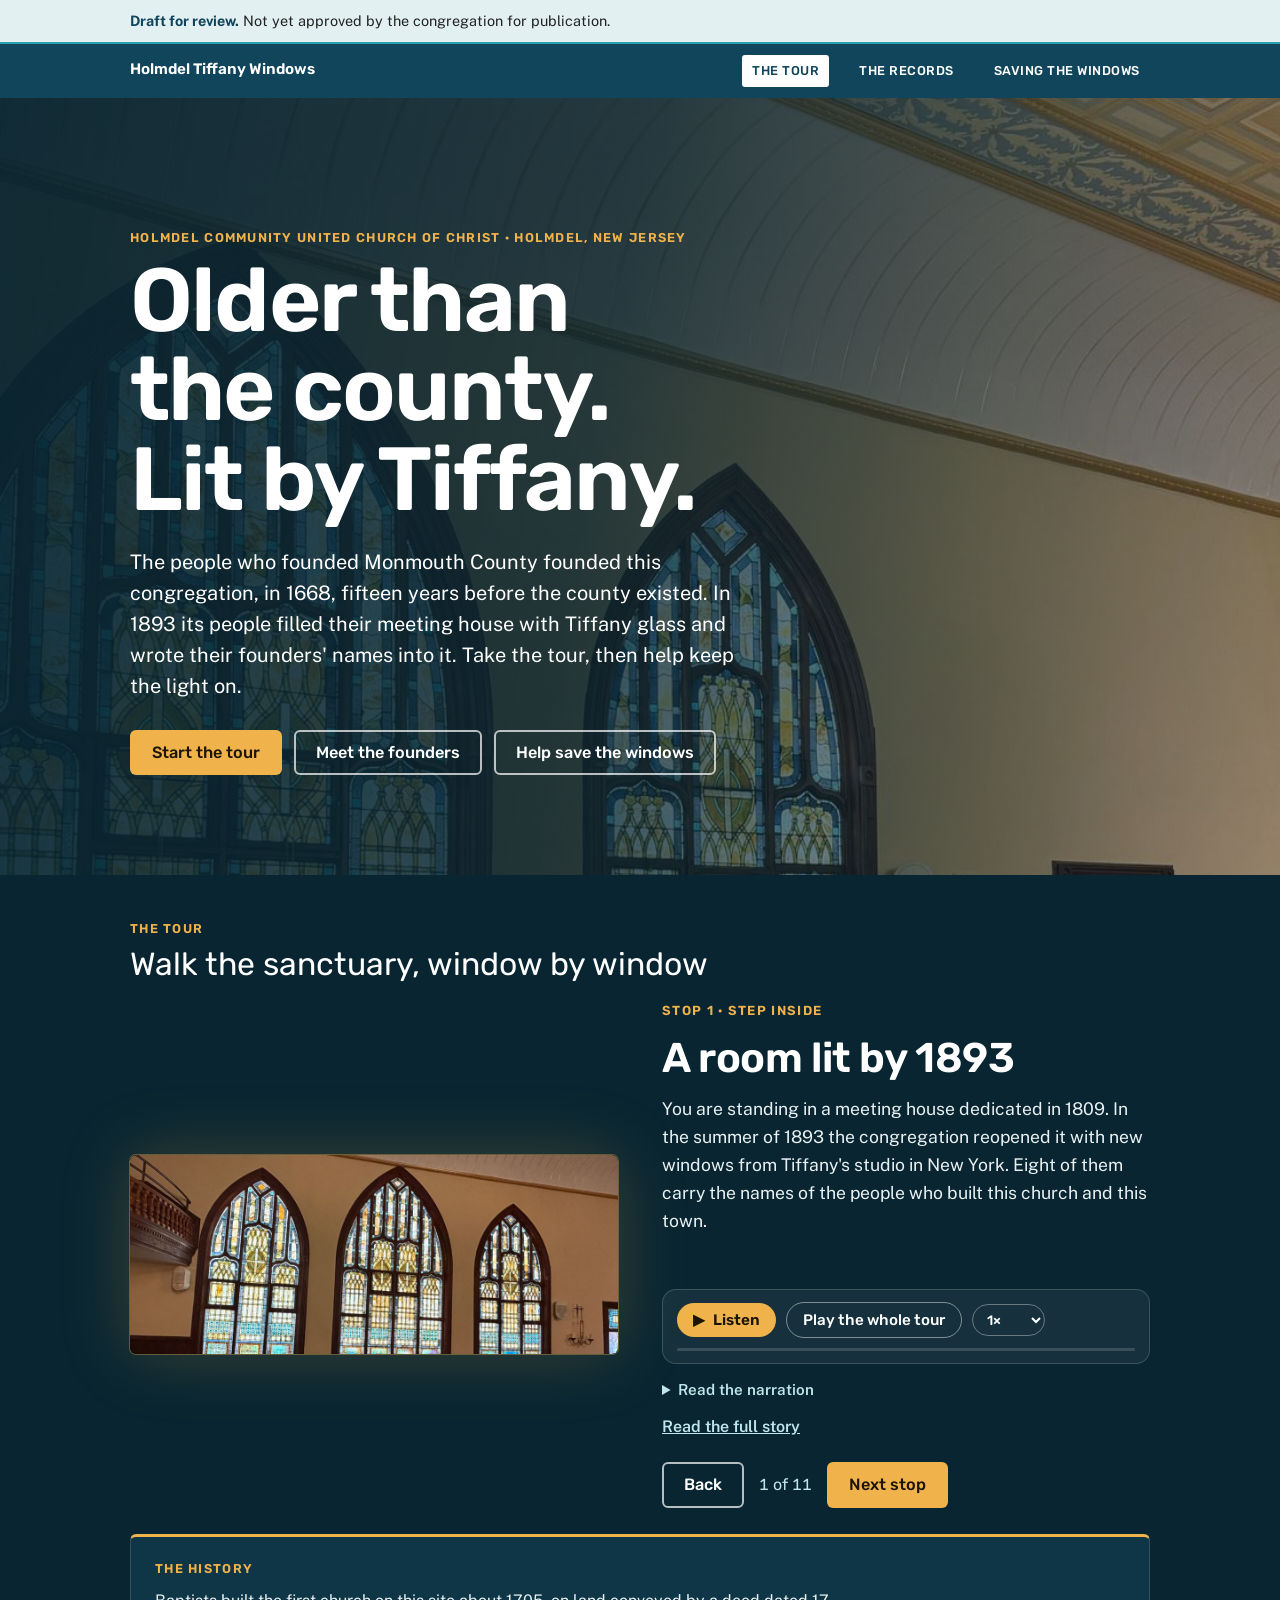
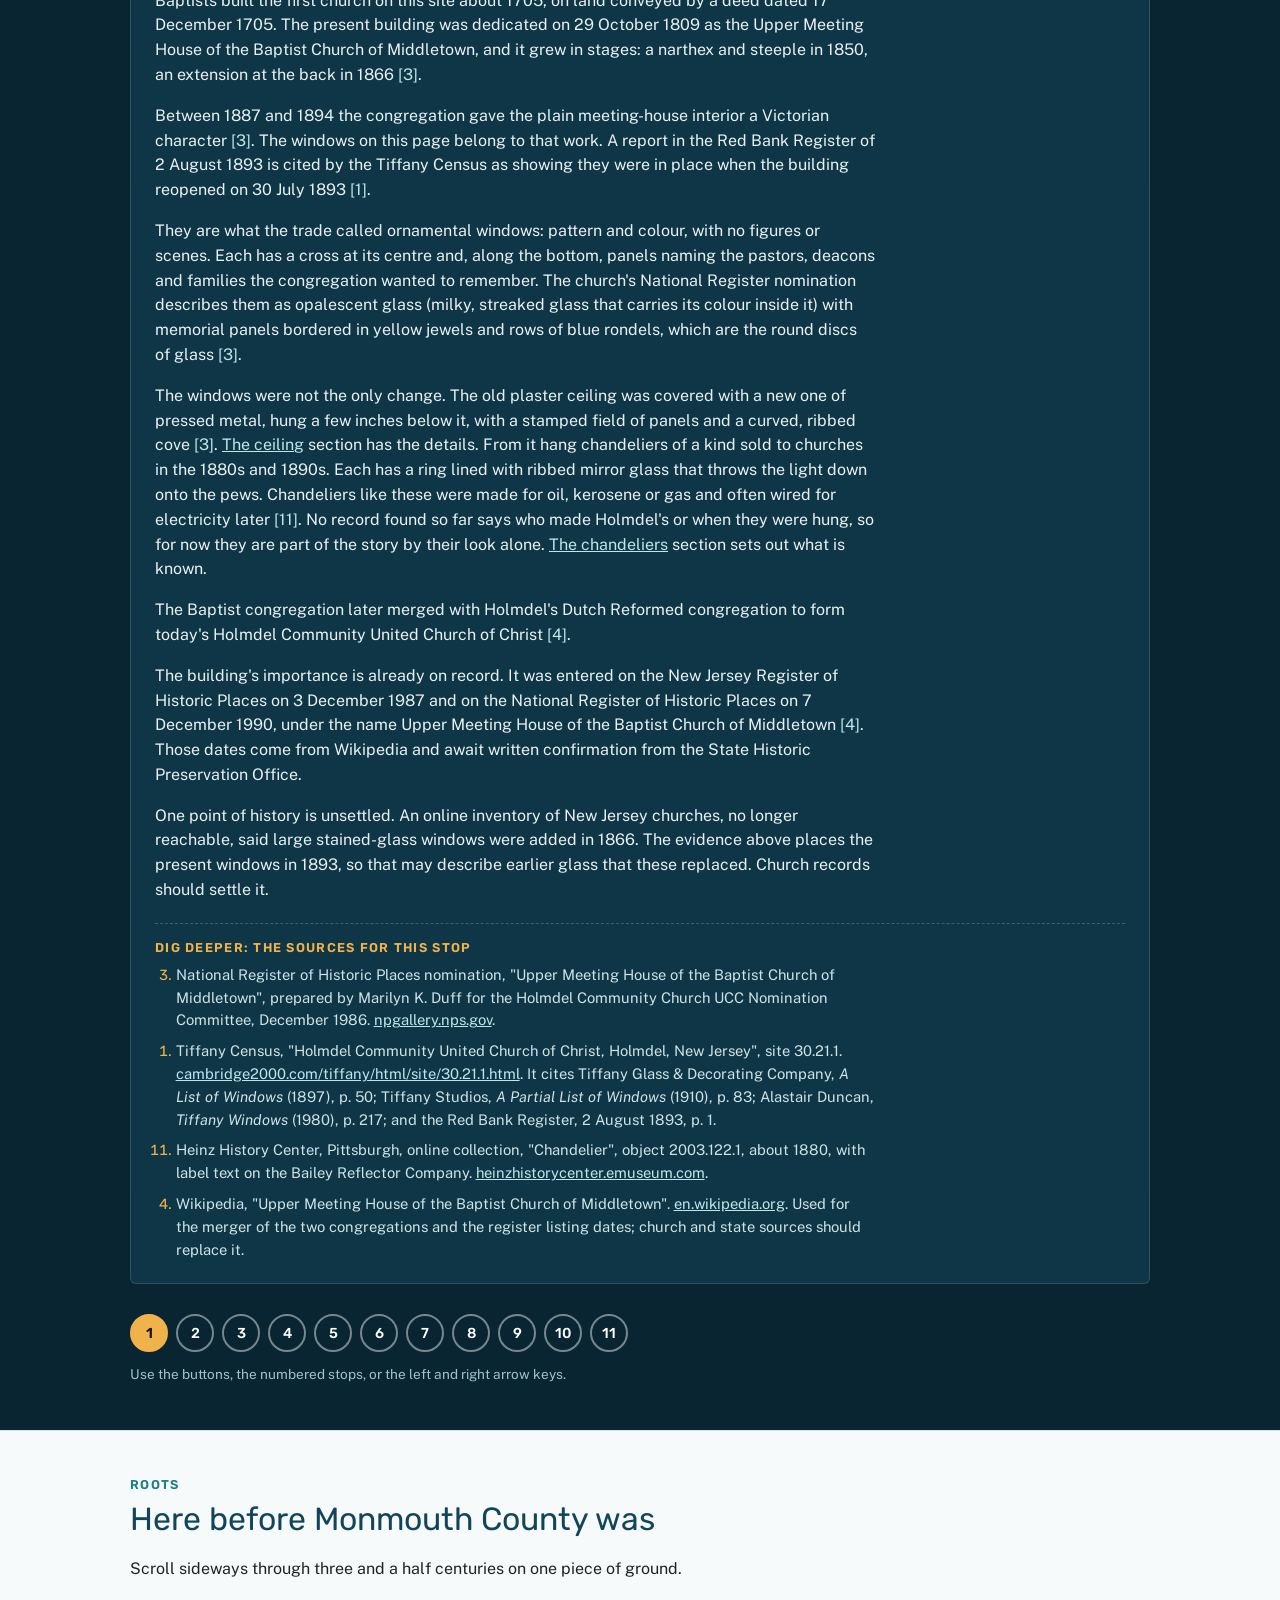
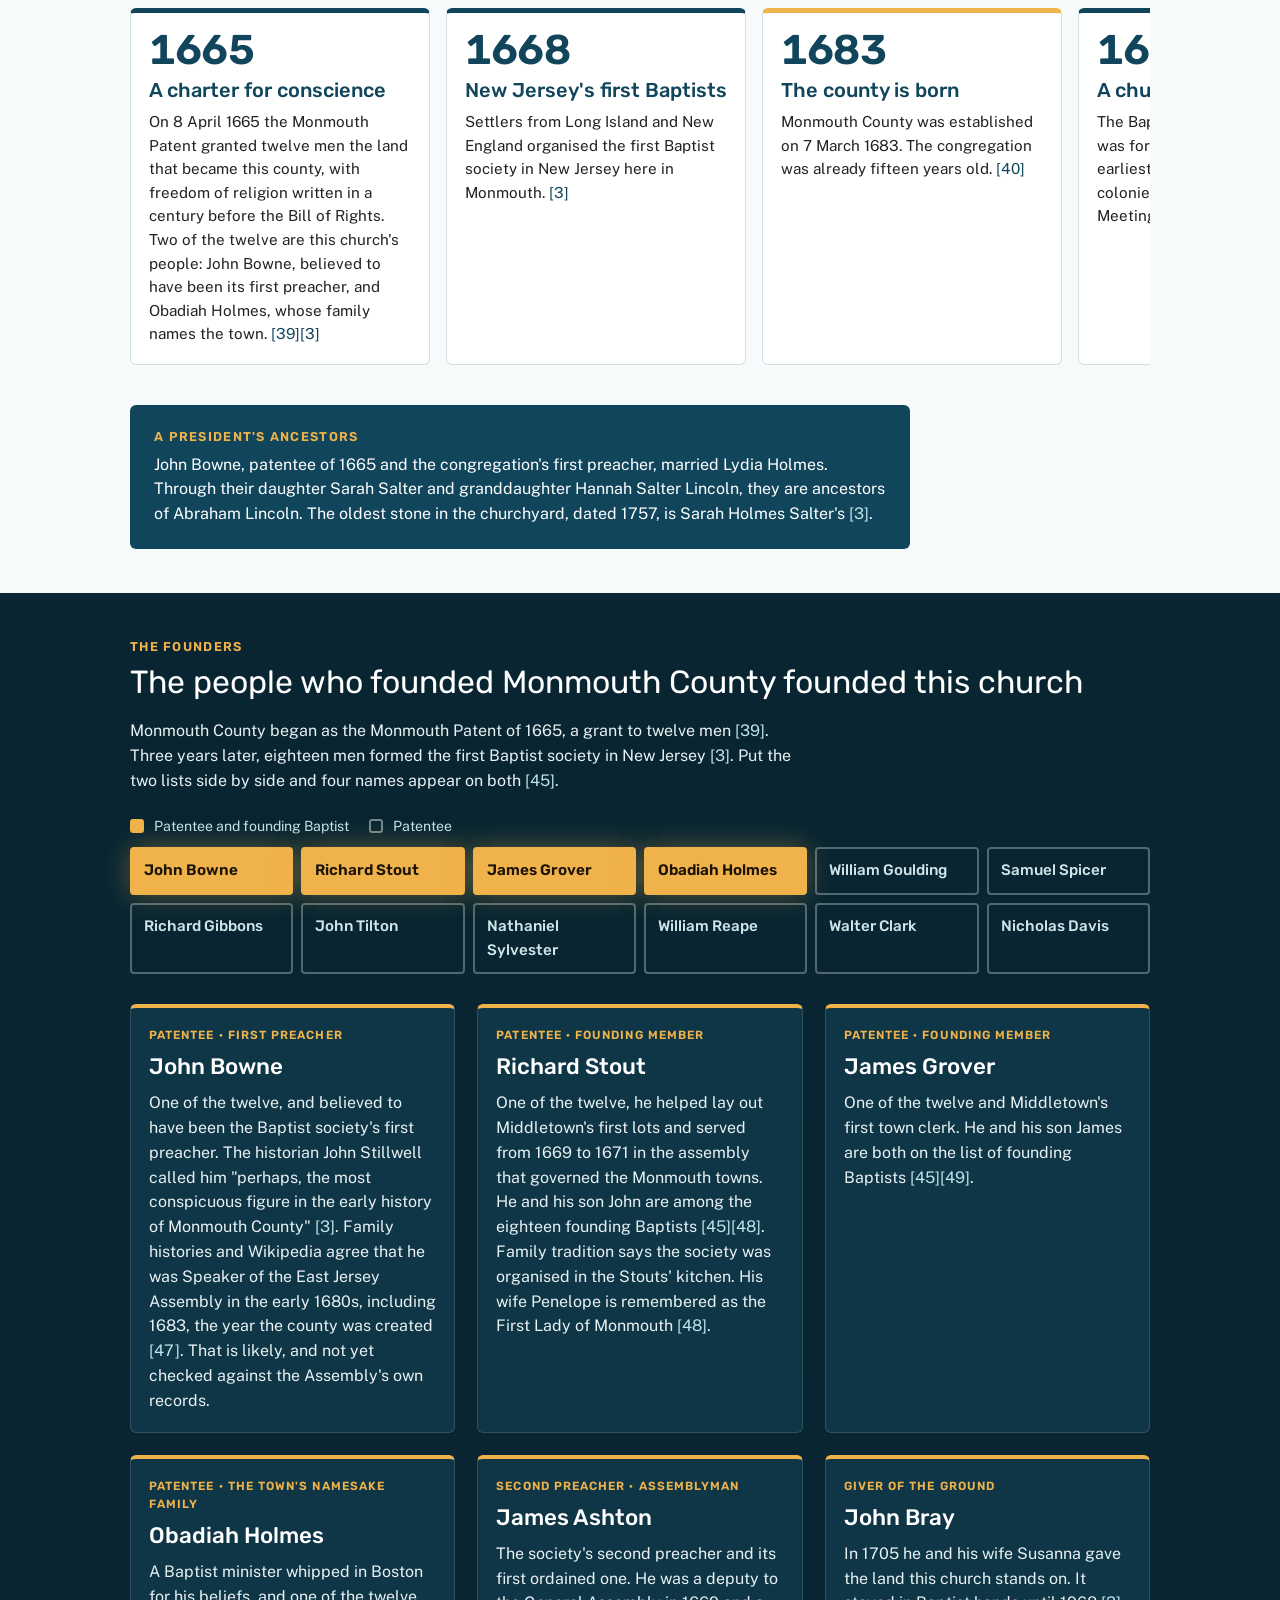
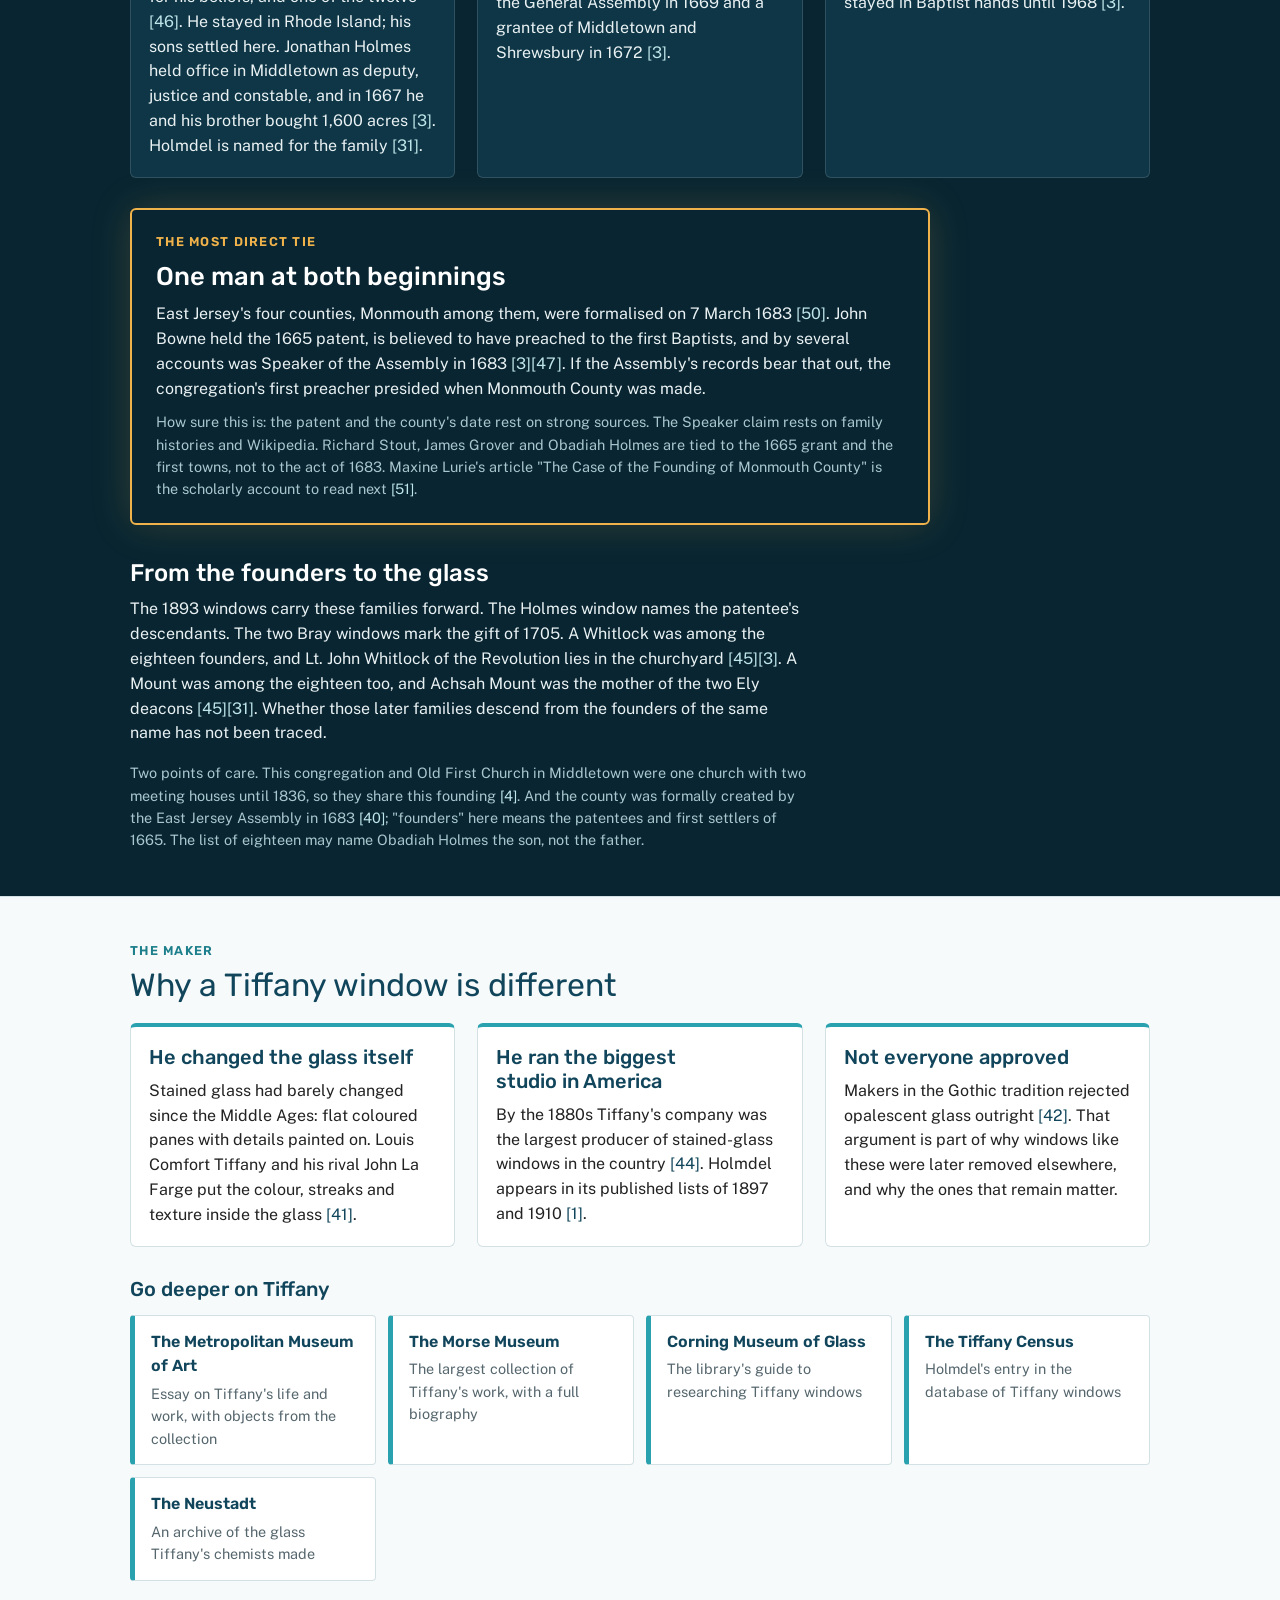
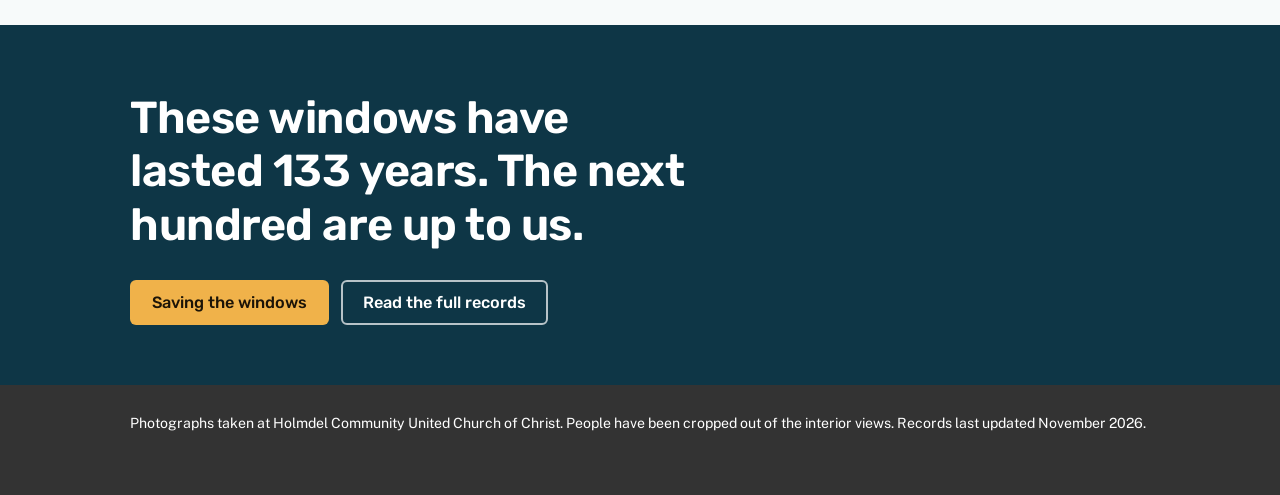
<file: holmdel-tiffany-windows/index.html>
<!DOCTYPE html>
<html lang="en">
<head>
<meta charset="UTF-8">
<meta name="viewport" content="width=device-width, initial-scale=1">
<title>Holmdel Tiffany Windows</title>
<meta name="description" content="A record of the 1893 memorial windows at Holmdel Community United Church of Christ, Holmdel, New Jersey: what is known, how we know it, and their condition today.">
<link rel="preconnect" href="https://fonts.googleapis.com">
<link href="https://fonts.googleapis.com/css2?family=Rubik:wght@400;500;600;700&family=Public+Sans:wght@400;600&display=swap" rel="stylesheet">
<style>
:root {
  /* Matches holmdelucc.org: white pages, deep teal bars, bright teal accent, Rubik headings over Public Sans text. */
  --page: #ffffff;
  --panel: #e2f0f1;
  --soft: #f0f0f0;
  --line: #d3e1e4;
  --text: #222222;
  --muted: #55666d;
  --brand: #10455b;
  --accent: #2aa1af;
  --footer: #333333;
  --warn: #9a3b1f;
  --display: "Rubik", "Helvetica Neue", Arial, sans-serif;
  --body: "Public Sans", "Helvetica Neue", Arial, sans-serif;
  color-scheme: light;
}
*, *::before, *::after { box-sizing: border-box; }
html { scroll-behavior: smooth; }
@media (prefers-reduced-motion: reduce) { html { scroll-behavior: auto; } }
body { margin: 0; background: var(--page); color: var(--text); font-family: var(--body); font-size: 16px; line-height: 1.55; }
img { max-width: 100%; height: auto; display: block; }
a { color: var(--brand); }
a:focus-visible, button:focus-visible { outline: 3px solid var(--accent); outline-offset: 2px; }
h1, h2, h3 { font-family: var(--display); line-height: 1.2; text-wrap: balance; margin: 0; }
h1 { font-size: clamp(2rem, 6vw, 3.4rem); font-weight: 500; }
h2 { font-size: clamp(1.6rem, 4vw, 2rem); font-weight: 400; color: var(--brand); }
h3 { font-size: 1.25rem; font-weight: 500; color: var(--brand); }
p { margin: 0; }
.wrap { max-width: 1060px; margin: 0 auto; padding: 0 20px; }
.prose { max-width: 68ch; display: flex; flex-direction: column; gap: 1rem; }
.eyebrow { font-family: var(--display); font-size: .8rem; letter-spacing: .1em; text-transform: uppercase; color: var(--accent); font-weight: 600; }
section .eyebrow { color: #1c7f8b; }
.muted { color: var(--muted); }
.small { font-size: .9rem; }

.draft { background: var(--panel); border-bottom: 2px solid var(--accent); color: var(--text); font-size: .9rem; padding: 10px 0; }
.draft strong { color: var(--brand); }

nav.top { position: sticky; top: 0; z-index: 5; background: var(--brand); }
nav.top .wrap { display: flex; flex-wrap: wrap; gap: 2px 20px; padding-top: 10px; padding-bottom: 10px; }
nav.top a { color: #ffffff; text-decoration: none; font-family: var(--display); font-weight: 500; font-size: .8rem; letter-spacing: .04em; text-transform: uppercase; padding: 4px 0; border-bottom: 2px solid transparent; }
nav.top a:hover { border-bottom-color: var(--accent); }
nav.top a.go { background: #ffffff; color: var(--brand); border-radius: 3px; padding: 4px 10px; border-bottom: 0; }
[data-view][hidden] { display: none; }
section { scroll-margin-top: 60px; }

header.hero { padding: 44px 0 36px; background: var(--brand); color: #ffffff; }
header.hero .grid { display: grid; grid-template-columns: 1fr; gap: 28px; align-items: end; }
header.hero h1 { color: #f1f1f1; margin-top: 8px; }
header.hero .eyebrow { color: #bfe6ea; }
header.hero p.lede { font-size: 1.15rem; max-width: 60ch; margin-top: 14px; }
header.hero figure { margin: 0; }
header.hero figure img { border-radius: 6px; }
header.hero figcaption { color: #d5e6ea; }
figcaption { font-size: .85rem; color: var(--muted); margin-top: 6px; }
.facts { display: grid; grid-template-columns: repeat(auto-fit, minmax(150px, 1fr)); gap: 12px; margin-top: 24px; }
.fact { border-top: 3px solid var(--accent); padding-top: 8px; }
.fact b { font-family: var(--display); font-weight: 500; font-size: 1.7rem; display: block; line-height: 1.1; }
.fact span { font-size: .88rem; color: #d5e6ea; }

section { padding: 44px 0; border-top: 1px solid var(--line); }
section:nth-of-type(even) { background: #f7fafa; }
section > .wrap > h2 { margin: 6px 0 18px; }

.chips { display: flex; flex-wrap: wrap; gap: 8px; margin: 18px 0 24px; }
.chip { font-family: var(--display); font-weight: 500; font-size: .85rem; color: var(--brand); background: #ffffff; border: 1px solid var(--brand); border-radius: 3px; padding: 6px 12px; cursor: pointer; }
.chip:hover { background: var(--panel); }
.chip[aria-pressed="true"] { background: var(--brand); color: #ffffff; }

.index { display: grid; grid-template-columns: repeat(auto-fill, minmax(150px, 1fr)); gap: 12px; margin-bottom: 36px; }
.index a { display: block; background: #ffffff; border: 1px solid var(--line); border-radius: 6px; overflow: hidden; color: var(--text); text-decoration: none; }
.index a:hover { border-color: var(--accent); }
.index .thumb { aspect-ratio: 3 / 4; background: var(--soft) center / cover no-repeat; display: flex; align-items: center; justify-content: center; color: var(--muted); font-size: .8rem; text-align: center; padding: 8px; }
.index .cap { padding: 8px 10px 10px; font-size: .88rem; line-height: 1.3; }
.index .cap b { color: var(--brand); font-family: var(--display); font-weight: 600; font-size: 1.05rem; margin-right: 4px; }

article.window { display: grid; grid-template-columns: 1fr; gap: 22px; padding: 30px 0; border-top: 1px solid var(--line); scroll-margin-top: 70px; }
article.window[hidden] { display: none; }
@media (min-width: 860px) { article.window { grid-template-columns: minmax(0, 5fr) minmax(0, 6fr); gap: 36px; } header.hero .grid { grid-template-columns: 6fr 5fr; } }
.shots { display: flex; flex-direction: column; gap: 14px; }
.shots img { border-radius: 4px; }
.stage { position: relative; background: var(--soft); border-radius: 4px; overflow: hidden; }
.dot { position: absolute; width: 30px; height: 30px; margin: -15px 0 0 -15px; border-radius: 50%; border: 2px solid #ffffff; background: var(--brand); color: #ffffff; font: 600 .85rem var(--display); cursor: pointer; padding: 0; box-shadow: 0 0 0 3px rgba(16,69,91,.35); }
.dot[aria-pressed="true"] { background: var(--accent); box-shadow: 0 0 0 4px rgba(42,161,175,.45); }
.spots { list-style: none; margin: 0; padding: 0; display: flex; flex-direction: column; gap: 6px; font-size: .92rem; }
.spots li { display: grid; grid-template-columns: 26px 1fr; gap: 8px; padding: 6px 8px; border-radius: 4px; }
.spots li.on { background: var(--panel); outline: 1px solid var(--accent); }
.spots .n { width: 22px; height: 22px; border-radius: 50%; background: var(--brand); color: #ffffff; font-weight: 600; font-size: .8rem; display: inline-flex; align-items: center; justify-content: center; margin-top: 2px; }
.record { display: flex; flex-direction: column; gap: 16px; }
.record .id { font-family: var(--display); color: #1c7f8b; font-size: .95rem; font-weight: 500; }
.pills { display: flex; flex-wrap: wrap; gap: 8px; }
.pill { font-family: var(--display); font-size: .76rem; font-weight: 600; letter-spacing: .04em; text-transform: uppercase; padding: 3px 10px; border-radius: 3px; border: 1px solid; }
.pill.doc { color: #ffffff; background: var(--brand); border-color: var(--brand); }
.pill.att { color: var(--brand); background: var(--panel); border-color: var(--accent); }
.pill.todo { color: var(--muted); background: #ffffff; border-color: var(--muted); }
dl { margin: 0; display: grid; grid-template-columns: 1fr; gap: 14px; }
dt { font-family: var(--display); font-size: .78rem; letter-spacing: .08em; text-transform: uppercase; color: var(--muted); font-weight: 600; margin-bottom: 2px; }
dd { margin: 0; }
dd ul { margin: 0; padding-left: 1.1rem; }
.inscription { font-family: var(--display); font-size: 1.05rem; color: var(--brand); background: var(--panel); border-left: 4px solid var(--accent); padding: 10px 14px; border-radius: 0 4px 4px 0; }
.inscription span { display: block; }
.inscription span + span { margin-top: 6px; padding-top: 6px; border-top: 1px dashed #a9cfd4; }
.note { color: var(--warn); font-size: .92rem; }

.tablebox { overflow-x: auto; border: 1px solid var(--line); border-radius: 6px; background: #ffffff; }
table { border-collapse: collapse; width: 100%; min-width: 640px; font-size: .93rem; }
th, td { text-align: left; vertical-align: top; padding: 10px 12px; border-bottom: 1px solid var(--line); }
th { font-family: var(--display); font-size: .78rem; letter-spacing: .06em; text-transform: uppercase; color: #ffffff; background: var(--brand); font-weight: 500; }
tr:last-child td { border-bottom: 0; }

.cols { display: grid; grid-template-columns: repeat(auto-fit, minmax(260px, 1fr)); gap: 22px; }
.card { background: #ffffff; border: 1px solid var(--line); border-top: 4px solid var(--accent); border-radius: 6px; padding: 18px; display: flex; flex-direction: column; gap: 10px; }
.card.hold { border-style: dashed; border-color: var(--accent); background: var(--panel); }
.tasks { list-style: none; margin: 0; padding: 0; display: flex; flex-direction: column; gap: 12px; }
.tasks li { display: grid; grid-template-columns: 20px 1fr; gap: 10px; font-size: .95rem; }
.tasks li::before { content: ""; width: 16px; height: 16px; border: 2px solid var(--accent); border-radius: 3px; margin-top: 4px; }
.tasks b { display: block; font-weight: 600; }
.tasks span { color: var(--muted); }
.tasks span.when { color: var(--brand); font-weight: 600; }
ol.sources { padding-left: 1.4rem; margin: 0; display: flex; flex-direction: column; gap: 10px; max-width: 78ch; font-size: .95rem; }
ol.sources a { overflow-wrap: anywhere; }
ul.plain { padding-left: 1.1rem; margin: 0; display: flex; flex-direction: column; gap: 6px; max-width: 70ch; }
footer { background: var(--footer); padding: 28px 0 60px; color: #ffffff; font-size: .88rem; }

/* ---- tour redesign ---- */
:root { --night: #082531; --night2: #0e3646; --glass: #f0b24a; }
nav.top .wrap { align-items: center; }
nav.top a.brand { font-size: .95rem; text-transform: none; letter-spacing: 0; font-weight: 600; margin-right: auto; }
nav.top a.tab { padding: 6px 10px; border-radius: 3px; border-bottom: 0; }
nav.top a.tab[aria-current="page"] { background: #ffffff; color: var(--brand); }
header.hero.big { padding: 0; background: linear-gradient(100deg, rgba(8,37,49,.94) 0%, rgba(8,37,49,.82) 46%, rgba(8,37,49,.25) 100%), url(images/wall-two.jpg) right 30% / cover no-repeat var(--night); }
header.hero.big .wrap { padding-top: clamp(56px, 12vw, 130px); padding-bottom: clamp(48px, 9vw, 100px); }
header.hero.big h1 { font-size: clamp(2.5rem, 8.5vw, 5.6rem); font-weight: 600; letter-spacing: -.02em; line-height: 1; color: #ffffff; max-width: 13ch; }
header.hero.big h1 br + * , header.hero.big h1 { text-wrap: balance; }
header.hero.big .lede { max-width: 52ch; font-size: clamp(1.05rem, 2.2vw, 1.25rem); margin-top: 22px; }
header.hero.big .eyebrow { color: var(--glass); }
header.hero.slim { padding: 40px 0 30px; }
header.hero.slim h1 { font-size: clamp(1.9rem, 5vw, 3rem); max-width: 20ch; }
.cta { display: flex; flex-wrap: wrap; gap: 12px; margin-top: 28px; }
.btn { font-family: var(--display); font-weight: 500; font-size: 1.02rem; border-radius: 6px; padding: 11px 20px; text-decoration: none; cursor: pointer; border: 2px solid transparent; display: inline-block; line-height: 1.2; }
.btn.solid { background: var(--glass); color: #1c1407; }
.btn.solid:hover { background: #ffc763; }
.btn.ghost { background: transparent; color: #ffffff; border-color: rgba(255,255,255,.7); }
.btn.ghost:hover { background: rgba(255,255,255,.12); }
.subnav { display: flex; flex-wrap: wrap; gap: 6px 8px; margin-top: 20px; }
.subnav a { color: #ffffff; text-decoration: none; font-family: var(--display); font-size: .82rem; font-weight: 500; border: 1px solid rgba(255,255,255,.5); border-radius: 3px; padding: 4px 10px; }
.subnav a:hover { background: rgba(255,255,255,.14); }

section.night { background: var(--night); color: #e9f1f3; border-top: 0; }
section.night h2 { color: #ffffff; }
section.night .eyebrow { color: var(--glass); }
.tourbox { display: grid; grid-template-columns: 1fr; gap: 24px; align-items: center; margin-top: 8px; }
@media (min-width: 820px) { .tourbox { grid-template-columns: minmax(0, 1fr) minmax(0, 1fr); gap: 44px; } }
.tourimg { display: flex; justify-content: center; }
.tourimg .stage { display: inline-block; background: #04161d; border-radius: 6px; box-shadow: 0 0 0 1px rgba(240,178,74,.35), 0 0 70px rgba(240,178,74,.22); }
.tourimg img { max-height: 74vh; width: auto; max-width: 100%; border-radius: 6px; }
.tourbox.in .tourimg .stage, .tourbox.in .tourtext { animation: rise .5s ease both; }
.tourbox.in .tourtext { animation-delay: .08s; }
@keyframes rise { from { opacity: .0; transform: translateY(10px); } to { opacity: 1; transform: none; } }
@media (prefers-reduced-motion: reduce) { .tourbox.in .tourimg .stage, .tourbox.in .tourtext { animation: none; } }
.tourtext { display: flex; flex-direction: column; gap: 14px; }
.tourtext .kick { font-family: var(--display); font-size: .82rem; letter-spacing: .1em; text-transform: uppercase; color: var(--glass); font-weight: 600; }
.tourtext h3 { color: #ffffff; font-size: clamp(1.7rem, 4vw, 2.6rem); font-weight: 600; letter-spacing: -.01em; line-height: 1.08; }
.tourtext #t-text { font-size: 1.1rem; line-height: 1.6; max-width: 46ch; }
.tourtext .call { min-height: 1.6em; font-family: var(--display); color: var(--glass); font-weight: 500; }
.tourtext a.more { color: #bfe6ea; font-weight: 600; }
.tournav { display: flex; align-items: center; gap: 14px; margin-top: 8px; }
.tournav #t-count { font-family: var(--display); font-variant-numeric: tabular-nums; color: #bfe6ea; min-width: 5.5ch; text-align: center; }
.tdot { position: absolute; width: 32px; height: 32px; margin: -16px 0 0 -16px; border-radius: 50%; border: 2px solid #1c1407; background: var(--glass); color: #1c1407; font: 600 .9rem var(--display); cursor: pointer; padding: 0; box-shadow: 0 0 0 4px rgba(240,178,74,.35); }
.tdot[aria-pressed="true"] { background: #ffffff; }
.rail { list-style: none; display: flex; flex-wrap: wrap; gap: 8px; padding: 0; margin: 30px 0 0; }
.rail button { width: 38px; height: 38px; border-radius: 50%; border: 2px solid rgba(255,255,255,.45); background: transparent; color: #ffffff; font: 500 .9rem var(--display); cursor: pointer; }
.rail button:hover { border-color: var(--glass); }
.rail button[aria-current="step"] { background: var(--glass); border-color: var(--glass); color: #1c1407; font-weight: 600; }
.thist { margin-top: 26px; padding: 22px 24px; background: var(--night2); border: 1px solid rgba(255,255,255,.14); border-top: 3px solid var(--glass); border-radius: 6px; color: #e9f1f3; }
.thist[hidden] { display: none; }
.thist > .eyebrow { margin: 0 0 10px; }
.thist h4 { color: #ffffff; font-family: var(--display); font-size: 1.15rem; font-weight: 600; margin: 18px 0 6px; }
.thist h4:first-of-type { margin-top: 0; }
.thist .prose { max-width: 72ch; }
.thist a { color: #bfe6ea; }
.thist dl { display: flex; flex-direction: column; gap: 12px; margin: 0; max-width: 72ch; }
.thist dt { font-family: var(--display); color: var(--glass); font-weight: 600; font-size: .9rem; }
.thist dd { margin: 2px 0 0; line-height: 1.6; }
.thist .inscription { margin: 6px 0 12px; }
.thist .fine { margin-top: 8px; }
.thist .dig { margin-top: 20px; padding-top: 14px; border-top: 1px dashed rgba(255,255,255,.2); }
.thist .dig ol { margin: 6px 0 0; padding-left: 1.4em; display: flex; flex-direction: column; gap: 8px; font-size: .92rem; color: #cfe3e7; max-width: 80ch; }
.thist .dig li::marker { color: var(--glass); font-family: var(--display); }
a.cite-ext { text-decoration: none; }
a.cite-ext:hover { text-decoration: underline; }
.listen { display: flex; flex-wrap: wrap; align-items: center; gap: 10px; padding: 12px 14px; background: rgba(255,255,255,.06); border: 1px solid rgba(255,255,255,.16); border-radius: 14px; }
.listen .lstat:empty { display: none; }
.listen[hidden] { display: none; }
.listen .lbtn { display: inline-flex; align-items: center; gap: 8px; border: 0; border-radius: 999px; padding: 8px 16px; background: var(--glass); color: #1c1407; font: 600 .95rem var(--display); cursor: pointer; }
.listen .lbtn.alt { background: transparent; color: #ffffff; border: 1px solid rgba(255,255,255,.45); font-weight: 500; }
.listen .lbtn.alt[aria-pressed="true"] { border-color: var(--glass); color: var(--glass); }
.listen select { background: transparent; color: #ffffff; border: 1px solid rgba(255,255,255,.35); border-radius: 999px; padding: 6px 10px; font: 500 .85rem var(--display); }
.listen select option { color: #1c1407; }
.listen .lstat { flex: 1 1 100%; font-size: .82rem; color: #9fc3cb; padding-left: 6px; min-height: 1.2em; }
.lbar { flex: 1 1 100%; height: 3px; background: rgba(255,255,255,.15); border-radius: 3px; overflow: hidden; }
.lbar i { display: block; height: 100%; width: 0; background: var(--glass); transition: width .3s ease; }
details.transcript { font-size: .95rem; color: #cfe3e7; }
details.transcript summary { cursor: pointer; color: #bfe6ea; font-weight: 600; }
details.transcript p { margin-top: 8px; line-height: 1.65; max-width: 60ch; }
.hint { font-size: .85rem; color: #9fc3cb; margin-top: 12px; }

.timeline { list-style: none; margin: 26px 0 0; padding: 0 0 14px; display: flex; gap: 16px; overflow-x: auto; scroll-snap-type: x proximity; }
.timeline li { flex: 0 0 min(300px, 78vw); scroll-snap-align: start; background: #ffffff; border: 1px solid var(--line); border-top: 5px solid var(--brand); border-radius: 6px; padding: 16px 18px 18px; display: flex; flex-direction: column; gap: 8px; }
.timeline li:nth-child(3), .timeline li:nth-child(10) { border-top-color: var(--glass); }
.timeline .yr { font-family: var(--display); font-weight: 600; font-size: 2.6rem; line-height: 1; letter-spacing: -.02em; color: var(--brand); font-variant-numeric: tabular-nums; }
.timeline p { font-size: .95rem; }
.lincoln { margin-top: 26px; background: var(--brand); color: #ffffff; border-radius: 6px; padding: 22px 24px; max-width: 78ch; }
.lincoln .eyebrow { color: var(--glass); margin-bottom: 6px; }
.lincoln a { color: #bfe6ea; }
.links { display: grid; grid-template-columns: repeat(auto-fit, minmax(210px, 1fr)); gap: 12px; margin-top: 14px; }
.links a { display: flex; flex-direction: column; gap: 4px; text-decoration: none; background: #ffffff; border: 1px solid var(--line); border-left: 5px solid var(--accent); border-radius: 4px; padding: 14px 16px; }
.links a:hover { border-color: var(--brand); border-left-color: var(--glass); }
.links b { font-family: var(--display); font-weight: 600; color: var(--brand); }
.links span { font-size: .9rem; color: var(--muted); }
section.band { background: var(--night2); color: #ffffff; border-top: 0; padding: 60px 0; }
section.band h2 { color: #ffffff; font-size: clamp(1.7rem, 4.5vw, 2.8rem); font-weight: 600; max-width: 24ch; letter-spacing: -.01em; }

.legend { margin: 22px 0 10px; font-size: .88rem; color: #bfe6ea; display: flex; flex-wrap: wrap; align-items: center; gap: 6px 10px; }
.key { width: 14px; height: 14px; border-radius: 3px; border: 2px solid rgba(255,255,255,.45); display: inline-block; margin-left: 10px; }
.key.on { background: var(--glass); border-color: var(--glass); margin-left: 0; }
.patent { list-style: none; margin: 0 0 30px; padding: 0; display: grid; grid-template-columns: repeat(auto-fill, minmax(150px, 1fr)); gap: 8px; }
.patent li { font-family: var(--display); font-weight: 500; font-size: .95rem; padding: 10px 12px; border-radius: 4px; border: 2px solid rgba(255,255,255,.3); color: #cfe3e8; }
.patent li.on { background: var(--glass); border-color: var(--glass); color: #1c1407; font-weight: 600; box-shadow: 0 0 28px rgba(240,178,74,.35); }
section.night .card { background: var(--night2); border-color: rgba(255,255,255,.14); border-top-color: var(--glass); color: #e9f1f3; }
section.night .card h3 { color: #ffffff; font-size: 1.4rem; }
section.night .card a, section.night .prose a { color: #bfe6ea; }
.card .role { font-family: var(--display); font-size: .74rem; letter-spacing: .09em; text-transform: uppercase; color: var(--glass); font-weight: 600; }
section.night h3.sub { color: #ffffff; margin-top: 34px; margin-bottom: 10px; font-size: 1.5rem; }
.fine { font-size: .9rem; color: #a9c7ce; }
.direct { margin-top: 30px; border: 2px solid var(--glass); border-radius: 6px; padding: 22px 24px; max-width: 80ch; display: flex; flex-direction: column; gap: 10px; box-shadow: 0 0 40px rgba(240,178,74,.18); }
.direct h3 { color: #ffffff; font-size: 1.6rem; }
.direct a { color: #bfe6ea; }
</style>
</head>
<body>

<div class="draft"><div class="wrap"><strong>Draft for review.</strong> Not yet approved by the congregation for publication.</div></div>

<nav class="top" aria-label="Site"><div class="wrap">
  <a class="brand" href="#home">Holmdel Tiffany Windows</a>
  <a class="tab" data-tab="tour" href="#home">The tour</a>
  <a class="tab" data-tab="records" href="#archive">The records</a>
  <a class="tab" data-tab="save" href="#save">Saving the windows</a>
</div></nav>

<div data-view="tour" id="home">
<header class="hero big"><div class="wrap">
  <p class="eyebrow">Holmdel Community United Church of Christ · Holmdel, New Jersey</p>
  <h1>Older than the county.<br>Lit by Tiffany.</h1>
  <p class="lede">The people who founded Monmouth County founded this congregation, in 1668, fifteen years before the county existed. In 1893 its people filled their meeting house with Tiffany glass and wrote their founders' names into it. Take the tour, then help keep the light on.</p>
  <p class="cta"><a class="btn solid" href="#tour">Start the tour</a><a class="btn ghost" href="#founders">Meet the founders</a><a class="btn ghost" href="#save">Help save the windows</a></p>
</div></header>

<section id="tour" class="night"><div class="wrap">
  <p class="eyebrow">The tour</p>
  <h2>Walk the sanctuary, window by window</h2>
  <div class="tourbox in" id="t-stage">
    <div class="tourimg"><div class="stage"><img id="t-img" src="images/wall-three.jpg" alt=""><div id="t-dots"></div></div></div>
    <div class="tourtext">
      <p class="kick" id="t-kick"></p>
      <h3 id="t-title"></h3>
      <p id="t-text"></p>
      <p class="call" id="t-call" aria-live="polite"></p>
      <div class="listen" id="t-listen">
        <button type="button" class="lbtn" id="l-play" aria-label="Listen to this stop"><span id="l-ico" aria-hidden="true">&#9654;</span> <span id="l-lbl">Listen</span></button>
        <button type="button" class="lbtn alt" id="l-all" aria-pressed="false">Play the whole tour</button>
        <label><span class="sr" style="position:absolute;left:-9999px">Speed</span><select id="l-rate" aria-label="Speed"><option value="0.9">0.9&times;</option><option value="1" selected>1&times;</option><option value="1.15">1.15&times;</option><option value="1.3">1.3&times;</option></select></label>
        <div class="lbar" aria-hidden="true"><i id="l-bar"></i></div>
        <p class="lstat" id="l-stat" aria-live="polite"></p>
      </div>
      <details class="transcript"><summary>Read the narration</summary><p id="t-listen-text"></p></details>
      <p><a class="more" id="t-more" href="#archive"></a></p>
      <div class="tournav"><button type="button" class="btn ghost" id="t-prev">Back</button><span id="t-count"></span><button type="button" class="btn solid" id="t-next">Next stop</button></div>
    </div>
  </div>
  <div class="thist" id="t-hist" aria-live="polite"></div>
  <ol class="rail" id="t-rail" aria-label="Tour stops"></ol>
  <p class="hint">Use the buttons, the numbered stops, or the left and right arrow keys.</p>
</div></section>

<section id="roots"><div class="wrap">
  <p class="eyebrow">Roots</p>
  <h2>Here before Monmouth County was</h2>
  <div class="prose"><p>Scroll sideways through three and a half centuries on one piece of ground.</p></div>
  <ol class="timeline">
      <li><span class="yr">1665</span><h3>A charter for conscience</h3><p>On 8 April 1665 the Monmouth Patent granted twelve men the land that became this county, with freedom of religion written in a century before the Bill of Rights. Two of the twelve are this church's people: John Bowne, believed to have been its first preacher, and Obadiah Holmes, whose family names the town. <a href="#s39">[39]</a><a href="#s3">[3]</a></p></li>
      <li><span class="yr">1668</span><h3>New Jersey's first Baptists</h3><p>Settlers from Long Island and New England organised the first Baptist society in New Jersey here in Monmouth. <a href="#s3">[3]</a></p></li>
      <li><span class="yr">1683</span><h3>The county is born</h3><p>Monmouth County was established on 7 March 1683. The congregation was already fifteen years old. <a href="#s40">[40]</a></p></li>
      <li><span class="yr">1688</span><h3>A church is constituted</h3><p>The Baptist Church of Middletown was formally constituted, one of the earliest Baptist churches in the colonies. This was its Upper Meeting. <a href="#s3">[3]</a></p></li>
      <li><span class="yr">1705</span><h3>John Bray gives the land</h3><p>John and Susanna Bray conveyed about four and one third acres for a Baptist meeting house. The church still stands on it. <a href="#s3">[3]</a></p></li>
      <li><span class="yr">1781</span><h3>Revolution on the road outside</h3><p>British raiders marched on the road to Bray's Meeting House. Two soldiers of the Revolution, Lt. John Whitlock and Col. Asher Holmes, lie in the churchyard. <a href="#s36">[36]</a><a href="#s3">[3]</a></p></li>
      <li><span class="yr">1809</span><h3>The building you see</h3><p>The present meeting house was dedicated on 29 October 1809. <a href="#s3">[3]</a></p></li>
      <li><span class="yr">1815</span><h3>A first Sunday school</h3><p>Ann B. Taylor opened the first Baptist Sunday school in New Jersey on her farm near the church. Her name is on Window A. <a href="#s3">[3]</a></p></li>
      <li><span class="yr">1857</span><h3>A township named Holmdel</h3><p>Holmdel Township was set off and named for the Holmes family. <a href="#s31">[31]</a></p></li>
      <li><span class="yr">1893</span><h3>Tiffany's windows</h3><p>The church reopened on 30 July 1893 with memorial windows that appear in Tiffany's own published lists. <a href="#s1">[1]</a></p></li>
      <li><span class="yr">1990</span><h3>On the National Register</h3><p>The meeting house was entered on the National Register of Historic Places, three years after the state register. <a href="#s4">[4]</a></p></li>
  </ol>
  <div class="lincoln">
    <p class="eyebrow">A president's ancestors</p>
    <p>John Bowne, patentee of 1665 and the congregation's first preacher, married Lydia Holmes. Through their daughter Sarah Salter and granddaughter Hannah Salter Lincoln, they are ancestors of Abraham Lincoln. The oldest stone in the churchyard, dated 1757, is Sarah Holmes Salter's <a href="#s3">[3]</a>.</p>
  </div>
</div></section>

<section id="founders" class="night"><div class="wrap">
  <p class="eyebrow">The founders</p>
  <h2>The people who founded Monmouth County founded this church</h2>
  <div class="prose">
    <p>Monmouth County began as the Monmouth Patent of 1665, a grant to twelve men <a href="#s39">[39]</a>. Three years later, eighteen men formed the first Baptist society in New Jersey <a href="#s3">[3]</a>. Put the two lists side by side and four names appear on both <a href="#s45">[45]</a>.</p>
  </div>
  <p class="legend"><span class="key on"></span> Patentee and founding Baptist <span class="key"></span> Patentee</p>
  <ul class="patent" aria-label="The twelve Monmouth patentees">
    <li class="on">John Bowne</li><li class="on">Richard Stout</li><li class="on">James Grover</li><li class="on">Obadiah Holmes</li>
    <li>William Goulding</li><li>Samuel Spicer</li><li>Richard Gibbons</li><li>John Tilton</li><li>Nathaniel Sylvester</li><li>William Reape</li><li>Walter Clark</li><li>Nicholas Davis</li>
  </ul>
  <div class="cols founders">
    <div class="card"><p class="role">Patentee · first preacher</p><h3>John Bowne</h3><p>One of the twelve, and believed to have been the Baptist society's first preacher. The historian John Stillwell called him "perhaps, the most conspicuous figure in the early history of Monmouth County" <a href="#s3">[3]</a>. Family histories and Wikipedia agree that he was Speaker of the East Jersey Assembly in the early 1680s, including 1683, the year the county was created <a href="#s47">[47]</a>. That is likely, and not yet checked against the Assembly's own records.</p></div>
    <div class="card"><p class="role">Patentee · founding member</p><h3>Richard Stout</h3><p>One of the twelve, he helped lay out Middletown's first lots and served from 1669 to 1671 in the assembly that governed the Monmouth towns. He and his son John are among the eighteen founding Baptists <a href="#s45">[45]</a><a href="#s48">[48]</a>. Family tradition says the society was organised in the Stouts' kitchen. His wife Penelope is remembered as the First Lady of Monmouth <a href="#s48">[48]</a>.</p></div>
    <div class="card"><p class="role">Patentee · founding member</p><h3>James Grover</h3><p>One of the twelve and Middletown's first town clerk. He and his son James are both on the list of founding Baptists <a href="#s45">[45]</a><a href="#s49">[49]</a>.</p></div>
    <div class="card"><p class="role">Patentee · the town's namesake family</p><h3>Obadiah Holmes</h3><p>A Baptist minister whipped in Boston for his beliefs, and one of the twelve <a href="#s46">[46]</a>. He stayed in Rhode Island; his sons settled here. Jonathan Holmes held office in Middletown as deputy, justice and constable, and in 1667 he and his brother bought 1,600 acres <a href="#s3">[3]</a>. Holmdel is named for the family <a href="#s31">[31]</a>.</p></div>
    <div class="card"><p class="role">Second preacher · assemblyman</p><h3>James Ashton</h3><p>The society's second preacher and its first ordained one. He was a deputy to the General Assembly in 1669 and a grantee of Middletown and Shrewsbury in 1672 <a href="#s3">[3]</a>.</p></div>
    <div class="card"><p class="role">Giver of the ground</p><h3>John Bray</h3><p>In 1705 he and his wife Susanna gave the land this church stands on. It stayed in Baptist hands until 1968 <a href="#s3">[3]</a>.</p></div>
  </div>
  <div class="direct">
    <p class="eyebrow">The most direct tie</p>
    <h3>One man at both beginnings</h3>
    <p>East Jersey's four counties, Monmouth among them, were formalised on 7 March 1683 <a href="#s50">[50]</a>. John Bowne held the 1665 patent, is believed to have preached to the first Baptists, and by several accounts was Speaker of the Assembly in 1683 <a href="#s3">[3]</a><a href="#s47">[47]</a>. If the Assembly's records bear that out, the congregation's first preacher presided when Monmouth County was made.</p>
    <p class="fine">How sure this is: the patent and the county's date rest on strong sources. The Speaker claim rests on family histories and Wikipedia. Richard Stout, James Grover and Obadiah Holmes are tied to the 1665 grant and the first towns, not to the act of 1683. Maxine Lurie's article "The Case of the Founding of Monmouth County" is the scholarly account to read next <a href="#s51">[51]</a>.</p>
  </div>
  <h3 class="sub">From the founders to the glass</h3>
  <div class="prose">
    <p>The 1893 windows carry these families forward. The Holmes window names the patentee's descendants. The two Bray windows mark the gift of 1705. A Whitlock was among the eighteen founders, and Lt. John Whitlock of the Revolution lies in the churchyard <a href="#s45">[45]</a><a href="#s3">[3]</a>. A Mount was among the eighteen too, and Achsah Mount was the mother of the two Ely deacons <a href="#s45">[45]</a><a href="#s31">[31]</a>. Whether those later families descend from the founders of the same name has not been traced.</p>
    <p class="fine">Two points of care. This congregation and Old First Church in Middletown were one church with two meeting houses until 1836, so they share this founding <a href="#s4">[4]</a>. And the county was formally created by the East Jersey Assembly in 1683 <a href="#s40">[40]</a>; "founders" here means the patentees and first settlers of 1665. The list of eighteen may name Obadiah Holmes the son, not the father.</p>
  </div>
</div></section>

<section id="tiffany"><div class="wrap">
  <p class="eyebrow">The maker</p>
  <h2>Why a Tiffany window is different</h2>
  <div class="cols">
    <div class="card"><h3>He changed the glass itself</h3><p>Stained glass had barely changed since the Middle Ages: flat coloured panes with details painted on. Louis Comfort Tiffany and his rival John La Farge put the colour, streaks and texture inside the glass <a href="#s41">[41]</a>.</p></div>
    <div class="card"><h3>He ran the biggest studio in America</h3><p>By the 1880s Tiffany's company was the largest producer of stained-glass windows in the country <a href="#s44">[44]</a>. Holmdel appears in its published lists of 1897 and 1910 <a href="#s1">[1]</a>.</p></div>
    <div class="card"><h3>Not everyone approved</h3><p>Makers in the Gothic tradition rejected opalescent glass outright <a href="#s42">[42]</a>. That argument is part of why windows like these were later removed elsewhere, and why the ones that remain matter.</p></div>
  </div>
  <h3 style="margin-top:30px">Go deeper on Tiffany</h3>
  <div class="links">
    <a href="https://www.metmuseum.org/essays/louis-comfort-tiffany-1848-1933"><b>The Metropolitan Museum of Art</b><span>Essay on Tiffany's life and work, with objects from the collection</span></a>
    <a href="https://www.morsemuseum.org/louis-comfort-tiffany"><b>The Morse Museum</b><span>The largest collection of Tiffany's work, with a full biography</span></a>
    <a href="https://libanswers.cmog.org/faq/143909"><b>Corning Museum of Glass</b><span>The library's guide to researching Tiffany windows</span></a>
    <a href="https://cambridge2000.com/tiffany/html/site/30.21.1.html"><b>The Tiffany Census</b><span>Holmdel's entry in the database of Tiffany windows</span></a>
    <a href="https://www.theneustadt.org/visit/tiffany-glass-archive"><b>The Neustadt</b><span>An archive of the glass Tiffany's chemists made</span></a>
  </div>
</div></section>

<section class="band"><div class="wrap">
  <h2>These windows have lasted 133 years. The next hundred are up to us.</h2>
  <p class="cta"><a class="btn solid" href="#save">Saving the windows</a><a class="btn ghost" href="#archive">Read the full records</a></p>
</div></section>
</div>

<div data-view="records" id="archive" hidden>
<header class="hero slim"><div class="wrap">
  <p class="eyebrow">The records</p>
  <h1>What is known, and how we know it</h1>
  <p class="lede">A record for every window, the people named on them, the chandeliers, the ceiling, other Tiffany sites in the county, and every source.</p>
  <p class="subnav"><a href="#story">The story</a><a href="#windows">The windows</a><a href="#people">The people</a><a href="#lighting">The chandeliers</a><a href="#ceiling">The ceiling</a><a href="#county">Tiffany in the county</a><a href="#sources">Sources</a></p>
</div></header>
<section id="story"><div class="wrap">
  <p class="eyebrow">The story</p>
  <h2>A Baptist meeting house, remade in the 1890s</h2>
  <div class="prose">
    <p>Baptists built the first church on this site about 1705, on land conveyed by a deed dated 17 December 1705. The present building was dedicated on 29 October 1809 as the Upper Meeting House of the Baptist Church of Middletown, and it grew in stages: a narthex and steeple in 1850, an extension at the back in 1866 <a href="#s3">[3]</a>.</p>
    <p>Between 1887 and 1894 the congregation gave the plain meeting-house interior a Victorian character <a href="#s3">[3]</a>. The windows on this page belong to that work. A report in the Red Bank Register of 2 August 1893 is cited by the Tiffany Census as showing they were in place when the building reopened on 30 July 1893 <a href="#s1">[1]</a>.</p>
    <p>They are what the trade called ornamental windows: pattern and colour, with no figures or scenes. Each has a cross at its centre and, along the bottom, panels naming the pastors, deacons and families the congregation wanted to remember. The church's National Register nomination describes them as opalescent glass (milky, streaked glass that carries its colour inside it) with memorial panels bordered in yellow jewels and rows of blue rondels, which are the round discs of glass <a href="#s3">[3]</a>.</p>
    <p>The windows were not the only change. The old plaster ceiling was covered with a new one of pressed metal, hung a few inches below it, with a stamped field of panels and a curved, ribbed cove <a href="#s3">[3]</a>. <a href="#ceiling">The ceiling</a> section has the details. From it hang chandeliers of a kind sold to churches in the 1880s and 1890s. Each has a ring lined with ribbed mirror glass that throws the light down onto the pews. Chandeliers like these were made for oil, kerosene or gas and often wired for electricity later <a href="#s11">[11]</a>. No record found so far says who made Holmdel's or when they were hung, so for now they are part of the story by their look alone. <a href="#lighting">The chandeliers</a> section sets out what is known.</p>
    <p>The Baptist congregation later merged with Holmdel's Dutch Reformed congregation to form today's Holmdel Community United Church of Christ <a href="#s4">[4]</a>.</p>
    <p>The building's importance is already on record. It was entered on the New Jersey Register of Historic Places on 3 December 1987 and on the National Register of Historic Places on 7 December 1990, under the name Upper Meeting House of the Baptist Church of Middletown <a href="#s4">[4]</a>. Those dates come from Wikipedia and await written confirmation from the State Historic Preservation Office.</p>
    <p>One point of history is unsettled. An online inventory of New Jersey churches, no longer reachable, said large stained-glass windows were added in 1866. The evidence above places the present windows in 1893, so that may describe earlier glass that these replaced. Church records should settle it.</p>
    <p class="muted small">Still to add, in the congregation's own words: why these windows matter to the people who worship here now, and what prompted the effort to save them.</p>
  </div>
</div></section>
<section id="windows"><div class="wrap">
  <p class="eyebrow">The windows</p>
  <h2>One record for each window</h2>
  <div class="prose">
    <p>Window letters follow the Tiffany Census entry for this church (items 30.21.1.1.a to i), so that records here and there can be matched <a href="#s1">[1]</a>. Numbered markers on a photo point to details described beside it.</p>
  </div>
  <div class="chips" role="group" aria-label="Show windows">
    <button class="chip" type="button" data-f="all" aria-pressed="true">All</button>
    <button class="chip" type="button" data-f="door" aria-pressed="false">Side-door wall</button>
    <button class="chip" type="button" data-f="opp" aria-pressed="false">Opposite wall</button>
    <button class="chip" type="button" data-f="small" aria-pressed="false">Smaller windows and exterior</button>
    <button class="chip" type="button" data-f="todo" aria-pressed="false">Not yet photographed</button>
  </div>
  <div class="index" id="index"></div>
  <div id="records"></div>
</div></section>
<section id="people"><div class="wrap">
  <p class="eyebrow">The people in the glass</p>
  <h2>Why these names matter</h2>
  <div class="prose">
    <p>Read together, the dedication panels are a roll of the people who made this congregation and this town. Wikipedia describes the church as the first Baptist congregation in New Jersey, founded in 1688 <a href="#s4">[4]</a>.</p>
    <p><b>The founder.</b> John Bray gave the land the church stands on in 1705, and his meeting house gave the crossroads its first name <a href="#s3">[3]</a><a href="#s34">[34]</a>.</p>
    <p><b>A first for New Jersey.</b> Ann B. Taylor opened the first Baptist Sunday school in the state in 1815, on her farm near the church <a href="#s3">[3]</a>.</p>
    <p><b>The town's namesake.</b> Holmdel is named for the Holmes family <a href="#s31">[31]</a>.</p>
    <p><b>The county's leaders.</b> The Elys on two windows are sons of John J. Ely, sheriff, assemblyman and director of the county freeholders, who is buried in the churchyard <a href="#s32">[32]</a>. One son married a Taylor and another a Longstreet <a href="#s31">[31]</a>.</p>
    <p><b>The farm families.</b> The Longstreets' farm is now Historic Longstreet Farm, a county park. It stayed in the family until 1967 and has been restored to its appearance in the 1890s, the same years these windows went in <a href="#s33">[33]</a>.</p>
    <p><b>The pastors.</b> Rev. William D. Hires was the Holmdel congregation's pastor from 1836 and the first minister of the Baptist church in Marlboro. He died in July 1892, so his panel was a fresh memorial when the church reopened a year later <a href="#s31">[31]</a><a href="#s35">[35]</a>. Rev. Charles E. Wilson served for sixteen years and died in 1869 <a href="#s37">[37]</a>.</p>
    <p>For funders, this is the second half of the case. The glass is documented as Tiffany's. The names on it are the families who settled Holmdel, gave it its name, farmed it and governed the county, in the church built on land given in 1705.</p>
  </div>
  <h3 style="margin-top:28px">Finding living relatives</h3>
  <div class="prose" style="margin-top:10px">
    <p>This site does not name living descendants. Tracing them is worth doing privately, because families give to windows that carry their name. Places to start: the church's own membership rolls, the Monmouth County Historical Association's library, the Holmes family papers at the New Jersey Historical Society <a href="#s38">[38]</a>, the Holmdel Historical Society, and the Ely, Taylor, Holmes and Longstreet genealogies in the 1885 county history <a href="#s31">[31]</a>. Anyone found should be approached by the church, and named publicly only with their agreement.</p>
  </div>
  <h3 style="margin-top:28px">Still unknown</h3>
  <ul class="plain" style="margin-top:10px">
    <li>Why Ann B. Taylor's panel says 1816 when the National Register nomination dates her Sunday school to 1815. The church's minutes may settle it.</li>
    <li>Which William M. Ely was the deacon, and when he served.</li>
    <li>Which members of the Holmes and Longstreet families the windows were given for, and by whom.</li>
    <li>Who paid for each window. The 1893 newspaper report and the church's books may say.</li>
    <li>The names of the wives who appear only as "And Wife".</li>
  </ul>
</div></section>
<section id="lighting"><div class="wrap">
  <p class="eyebrow">Also in the sanctuary</p>
  <h2>The chandeliers</h2>
  <article class="window" style="border-top:0;padding-top:8px">
    <div class="shots">
      <figure style="margin:0"><img src="images/chandelier.jpg" alt="A chandelier seen from below: a ring lined with ribbed mirror glass, a crown of metal leaves, hanging cut-glass prisms and frosted globes" loading="lazy"><figcaption>One of the sanctuary chandeliers, from below. Part of a second shows at the left edge.</figcaption></figure>
    </div>
    <div class="record">
      <div><p class="id">Lighting · one photograph so far</p><h3>Reflector chandelier</h3></div>
      <div class="pills"><span class="pill todo">Maker not yet known</span></div>
      <dl>
        <div><dt>What it is</dt><dd>A reflector chandelier, a type made for churches and halls in the late 1800s. A reflector is a mirrored surface above the lights that throws their glow down onto the room.</dd></div>
        <div><dt>What the photo shows</dt><dd><ul>
          <li>The underside of the large ring is lined with wedge-shaped panels of ribbed, silvered glass, with a faceted cone of the same glass at the centre.</li>
          <li>A crown of metal leaves stands around the top of the ring.</li>
          <li>Cut-glass prisms hang from the ring's edge and from each light.</li>
          <li>At least six frosted globes sit on short arms below the reflector, above scrolled metalwork.</li>
        </ul></dd></div>
        <div><dt>How many</dt><dd>More than one. The count is to confirm.</dd></div>
        <div><dt>Date</dt><dd>Not yet known. The form fits the interior renovation of 1887 to 1894 that also brought the windows <a href="#s3">[3]</a>, but no record found so far says so.</dd></div>
        <div><dt>Maker</dt><dd>Not yet known. Two makers of this kind of fixture have turned up in research, described below. The resemblance is to the type only. Both are leads to check, not attributions.</dd></div>
        <div><dt>Where the idea came from</dt><dd>In April 1860 Isaac P. Frink of Newark, New Jersey, patented a reflector for gas lights: a body of bright sheet metal lined with corrugated glass to strengthen the light. His patent describes it for lighting shop windows, not churches <a href="#s10">[10]</a>. The I. P. Frink name later became closely tied to mirrored reflector fixtures, which dealers date to the 1870s to 1890s <a href="#s9">[9]</a>.</dd></div>
        <div><dt>A second maker</dt><dd>Thomas F. Bailey founded a reflector company in the early 1880s. It advertised its "compound, silver-plated corrugated glass reflectors" for churches, opera houses and halls, and made chandeliers for oil, gas and kerosene and, by the 1890s, for electricity. In 1920 it became the Bailey Reflector and Sign Co. <a href="#s11">[11]</a>.</dd></div>
        <div><dt>Closest comparison found</dt><dd>A chandelier of about 1880 in the Heinz History Center, Pittsburgh, linked to Bailey's company. The museum describes a large twelve-sided ring with a pressed-tin cornice of acanthus leaves and twelve panes of mirrored glass beneath, over fourteen kerosene burners. It hung in a Masonic hall, is believed to have moved to a church, and was electrified at some point <a href="#s11">[11]</a>. Holmdel's chandelier shares the mirrored ring and the crown of leaves. It differs in its hanging prisms and frosted globes. Counting the mirror panels in Holmdel's ring would make the comparison firmer.</dd></div>
        <div><dt>Original fuel</dt><dd>Not yet known. Fixtures of this type were made for oil, kerosene or gas, and many were wired for electricity later <a href="#s11">[11]</a>. The cups under Holmdel's globes are consistent with a conversion. A close look is needed to confirm.</dd></div>
        <div><dt>In the records</dt><dd>An online search in November 2026 found nothing about these chandeliers themselves: no maker, no date, and no account of when the church was first lit by electricity. The church's National Register nomination does not mention the lighting or say when the building was electrified. It does describe the pressed-tin ceiling the chandeliers hang from <a href="#s3">[3]</a>.</dd></div>
        <div><dt>Why it matters</dt><dd>Windows, tin ceiling and lighting that survive together from one 1890s renovation make a stronger case to funders than the windows alone.</dd></div>
      </dl>
    </div>
  </article>
</div></section>
<section id="ceiling"><div class="wrap">
  <p class="eyebrow">Also in the sanctuary</p>
  <h2>The pressed-metal ceiling</h2>
  <article class="window" style="border-top:0;padding-top:8px">
    <div class="shots">
      <figure style="margin:0"><img src="images/ceiling.jpg" alt="The edge of the sanctuary ceiling: a white curved band of ribbed metal rising from the wall to a blue and gold leaf-pattern border and a field of square panels" loading="lazy"><figcaption>Where the ceiling meets the wall, above the Holmes window.</figcaption></figure>
    </div>
    <div class="record">
      <div><p class="id">Ceiling · seen in the background of four photographs</p><h3>"Tin" ceiling with a ribbed cove</h3></div>
      <div class="pills"><span class="pill todo">Maker not yet known</span></div>
      <dl>
        <div><dt>What it is</dt><dd>A ceiling of pressed metal panels. The National Register nomination calls it pressed tin <a href="#s3">[3]</a>. The name is a habit of speech: most ceilings of this kind were stamped sheet steel, and their makers did not call them tin <a href="#s12">[12]</a>. What Holmdel's is made of has not been tested.</dd></div>
        <div><dt>What the photos show</dt><dd><ul>
          <li>A flat field of square panels, each with a raised frame inside a frame, painted in gold and pale tones.</li>
          <li>A border of scrolling leaves in cream on blue-grey, edged with gold mouldings.</li>
          <li>A tall white cove, curving from the wall up to the ceiling, made of narrow ribbed strips.</li>
          <li>A gold beaded moulding where the cove meets the wall.</li>
        </ul></dd></div>
        <div><dt>How it is built</dt><dd>The nomination describes sections of pressed metal that butt together and hang from carrying rods held by wooden hangers. The rods pass through an older ceiling of lime, sand and horsehair plaster on lath about three inches above, and are hidden in the stamped ornament. The cove is concave metal sheeting, ribbed for decoration and strength. All of it hangs from the hand-hewn, pegged roof trusses of the 1809 meeting house <a href="#s3">[3]</a>.</dd></div>
        <div><dt>Date</dt><dd>Not recorded. The nomination places the Victorian interior between 1887 and 1894 and does not date the ceiling itself <a href="#s3">[3]</a>. That fits the wider history: pressed steel panels were first patented and sold in 1888, and steel became the industry standard in the 1890s <a href="#s12">[12]</a>.</dd></div>
        <div><dt>Maker</dt><dd>Not yet known. Ceilings like this were ordered from trade catalogues, and the pattern can sometimes be matched to one <a href="#s12">[12]</a>.</dd></div>
        <div><dt>Why churches chose them</dt><dd>Makers sold metal ceilings as durable, fireproof, quicker and cheaper than plaster, and able to cover plaster that was failing <a href="#s12">[12]</a>. Holmdel's hangs just below its old plaster ceiling, which is still there <a href="#s3">[3]</a>.</dd></div>
        <div><dt>A neighbour did the same</dt><dd>The old Holmdel Dutch Reformed Church across Main Street, the other half of today's congregation's history, was given a tin ceiling in a renovation of 1897 <a href="#s13">[13]</a>.</dd></div>
        <div><dt>Colours</dt><dd>The present paint scheme is not dated. Panels of this kind usually left the factory primed in white lead paint and were painted on site, often in one or two colours, with richer schemes and gilding in some buildings <a href="#s12">[12]</a>. Whether today's colours follow the original is a question for paint analysis.</dd></div>
        <div><dt>Condition notes</dt><dd>November 2026, from the background of photographs: the paint looks even and no staining, rust or sagging is visible in the areas shown. Only the edges of the ceiling appear in these photos.</dd></div>
        <div><dt>Care</dt><dd>The National Park Service advises keeping water out above all, repainting only when needed so detail is not buried, and repairing in preference to replacing. Paint on any ceiling of this age should be assumed to contain lead until tested, so scraping or sanding is work for trained people <a href="#s12">[12]</a>.</dd></div>
      </dl>
    </div>
  </article>
</div></section>
<section id="county"><div class="wrap">
  <p class="eyebrow">Tiffany in Monmouth County</p>
  <h2>Where else in the county</h2>
  <div class="prose">
    <p>A first pass, taken from the New Jersey listing of the Tiffany Census <a href="#s2">[2]</a>. Other sources have been added where they say more than the census does. Holmdel is the only place in the county where the census itself confirms a set of Tiffany church windows still in place. This survey is in progress and corrections are welcome.</p>
  </div>
  <div class="tablebox" style="margin-top:20px"><table>
    <thead><tr><th>Place</th><th>Town</th><th>Recorded in the census</th><th>Still in place?</th></tr></thead>
    <tbody>
      <tr><td>Holmdel Community United Church of Christ</td><td>Holmdel</td><td>Eight memorial windows and further ornamental windows, 1893</td><td>Yes</td></tr>
      <tr><td>Asbury Park Public Library</td><td>Asbury Park</td><td>One item</td><td>Yes, per the census</td></tr>
      <tr><td>Church of the Presidents (St. James Episcopal Chapel)</td><td>Long Branch</td><td>Talbot Memorial window, ornamental, and memorial tablets</td><td>Census status unknown. The building's stained glass went into storage during restoration, and a 2017 state grant covered putting it back <a href="#s14">[14]</a></td></tr>
      <tr><td>First Presbyterian Church</td><td>Matawan</td><td>Ornamental windows, from Tiffany's 1910 list</td><td>No. The building burned on 25 December 1955</td></tr>
      <tr><td>First Presbyterian Church</td><td>Red Bank</td><td>War Memorial window, Daniel in the Lions' Den (1920), and Washburn Memorial window, Cherub Heads (1927)</td><td>Building gone; fate of the windows unknown</td></tr>
      <tr><td>First Presbyterian Church</td><td>Rumson</td><td>Ornamental windows</td><td>Census status unknown, but the New Jersey Historic Trust describes three authenticated Tiffany windows in the building <a href="#s15">[15]</a></td></tr>
      <tr><td>Elberon Memorial Church</td><td>Long Branch (Elberon)</td><td>Not found in the census listing</td><td>The church's own website says its rose window is by Tiffany and that his studio made other windows <a href="#s16">[16]</a>. A claim to check</td></tr>
    </tbody>
  </table></div>
  <div class="prose" style="margin-top:20px">
    <p class="muted small">Not yet checked: the Asbury Park and Red Bank entries in detail, local claims of Tiffany windows that the census does not list, county and town historical societies, and the state historic preservation office files. The census listing was read in one pass and may be incomplete.</p>
  </div>
</div></section>
<section id="sources"><div class="wrap">
  <p class="eyebrow">Sources and method</p>
  <h2>How we know</h2>
  <ol class="sources">
    <li id="s1" value="1">Tiffany Census, "Holmdel Community United Church of Christ, Holmdel, New Jersey", site 30.21.1. <a href="https://cambridge2000.com/tiffany/html/site/30.21.1.html">cambridge2000.com/tiffany/html/site/30.21.1.html</a>. It cites Tiffany Glass &amp; Decorating Company, <i>A List of Windows</i> (1897), p. 50; Tiffany Studios, <i>A Partial List of Windows</i> (1910), p. 83; Alastair Duncan, <i>Tiffany Windows</i> (1980), p. 217; and the Red Bank Register, 2 August 1893, p. 1.</li>
    <li id="s2" value="2">Tiffany Census, New Jersey site listing. <a href="https://www.cambridge2000.com/tiffany/html/site/NewJersey.html">cambridge2000.com/tiffany/html/site/NewJersey.html</a>.</li>
    <li id="s3" value="3">National Register of Historic Places nomination, "Upper Meeting House of the Baptist Church of Middletown", prepared by Marilyn K. Duff for the Holmdel Community Church UCC Nomination Committee, December 1986. <a href="https://npgallery.nps.gov/GetAsset/32aa253a-a743-49db-b5e9-ca9420f81a07">npgallery.nps.gov</a>.</li>
    <li id="s4" value="4">Wikipedia, "Upper Meeting House of the Baptist Church of Middletown". <a href="https://en.wikipedia.org/wiki/Upper_Meeting_House_of_the_Baptist_Church_of_Middletown">en.wikipedia.org</a>. Used for the merger of the two congregations and the register listing dates; church and state sources should replace it.</li>
    <li id="s5" value="5">Inscriptions read from photographs of the windows supplied in November 2026.</li>
    <li id="s6" value="6">New Jersey Historic Trust, Preserve New Jersey Historic Preservation Fund, 2026 Grant Guidelines. <a href="https://nj.gov/dca/njht/documents/programs/preservenj/2026%20Grant%20Guidelines.pdf">nj.gov/dca/njht</a>.</li>
    <li id="s7" value="7">Monmouth County Historical Commission, 2027 Historic Preservation Grant Program. <a href="https://www.visitmonmouth.com/page.aspx?ID=1828">visitmonmouth.com</a>.</li>
    <li id="s8" value="8">National Fund for Sacred Places, "Apply". <a href="https://fundforsacredplaces.org/apply/">fundforsacredplaces.org/apply</a>. Grant range as given by the New Jersey Historic Trust's funding page.</li>
    <li id="s9" value="9">Antique dealers' listings of I. P. Frink mirrored reflector fixtures, for example <a href="https://www.1stdibs.com/furniture/lighting/chandeliers-pendant-lights/i-p-frink-mirrored-reflector-gas-lamp-newly-wired/id-f_4551313">1stdibs.com</a>. Used only to describe the type and its period. A dealer listing is a weak source and should be replaced by a lighting historian's or museum's account.</li>
    <li id="s10" value="10">United States Patent 27,898, Isaac P. Frink, "Reflector for Gas-Lights", April 1860. <a href="https://patents.google.com/patent/US27898">patents.google.com/patent/US27898</a>.</li>
    <li id="s11" value="11">Heinz History Center, Pittsburgh, online collection, "Chandelier", object 2003.122.1, about 1880, with label text on the Bailey Reflector Company. <a href="https://heinzhistorycenter.emuseum.com/objects/30597/chandelier">heinzhistorycenter.emuseum.com</a>.</li>
    <li id="s12" value="12">Kaaren R. Staveteig, <i>Historic Decorative Metal Ceilings and Walls: Use, Repair, and Replacement</i>, Preservation Brief 49, National Park Service. <a href="https://www.nps.gov/orgs/1739/upload/preservation-brief-49-metal-ceilings-walls.pdf">nps.gov</a>.</li>
    <li id="s13" value="13">National Register of Historic Places nomination, "Holmdel Dutch Reformed Church", 41 Main Street, listed 22 October 1980. <a href="https://npgallery.nps.gov/GetAsset/16bcaaf8-27d7-4ea6-8019-c16ee612c742">npgallery.nps.gov</a>.</li>
    <li id="s14" value="14">New Jersey Historic Trust, funded sites, "Church of the Presidents". <a href="https://www.nj.gov/dca/njht/funded/sitedetails/church_of_the_presidents.shtml">nj.gov/dca/njht</a>.</li>
    <li id="s15" value="15">New Jersey Historic Trust, funded sites, "First Presbyterian Church, Rumson". <a href="https://www.nj.gov/dca/njht/funded/sitedetails/first_presbyterian_church_rumson.shtml">nj.gov/dca/njht</a>. Tiffany Census, site 30.38.1. <a href="https://cambridge2000.com/tiffany/html/site/30.38.1.html">cambridge2000.com</a>.</li>
    <li id="s16" value="16">Elberon Memorial Church, "Stained Glass". <a href="https://www.elberonmemorialchurch.com/stained-glass">elberonmemorialchurch.com</a>.</li>
    <li id="s17" value="17">Preservation New Jersey, "Church of the Presidents", 10 Most Endangered list entry (1996) with updates. <a href="https://preservationnj.org/10-most/church-of-the-presidents/">preservationnj.org</a>.</li>
    <li id="s18" value="18">Office of Rep. Frank Pallone, press release, 20 November 2004. <a href="https://pallone.house.gov/press-release/pallone-congress-approves-100000-restoration-church-presidents">pallone.house.gov</a>.</li>
    <li id="s19" value="19">Patch, "Long Branch's Church Of The 7 Presidents Is Being Renovated, Intends To Reopen To Public". <a href="https://patch.com/new-jersey/longbranch/long-branchs-church-7-presidents-being-renovated-intends-reopen-public">patch.com</a>.</li>
    <li id="s20" value="20">Tiffany Census, "Asbury Park Public Library", site 30.1.1, citing the Asbury Park Journal, 1901. <a href="https://cambridge2000.com/tiffany/html/site/30.1.1.html">cambridge2000.com</a>.</li>
    <li id="s21" value="21">New Jersey Historic Trust, funded sites: <a href="https://nj.gov/dca/njht/funded/sitedetails/christ_episcopal_church_shrewsbury.shtml">Christ Episcopal Church, Shrewsbury</a>; <a href="https://www.nj.gov/dca/njht/funded/sitedetails/st_george_by_the_river.shtml">St. George's by-the-River</a>; <a href="https://nj.gov/dca/njht/funded/sitedetails/trinity_episcopal_church_asbury_park.shtml">Trinity Episcopal Church, Asbury Park</a>.</li>
    <li id="s22" value="22">Visit Pennsylvania, "Stunning Stained Glass: Follow the Tiffany Glass Trail in PA". <a href="https://www.visitpa.com/blog/post/stunning-stained-glass-follow-tiffany-glass-trail-pa/">visitpa.com</a>.</li>
    <li id="s23" value="23">Monmouth County Historical Commission, History Regrant Program. <a href="https://www.visitmonmouth.com/page.aspx?ID=4719">visitmonmouth.com</a>.</li>
    <li id="s24" value="24">National Fund for Sacred Places, "Church of the Covenant", 2020 cohort. <a href="https://www.fundforsacredplaces.org/participants/church-of-the-covenant/">fundforsacredplaces.org</a>. Beacon Hill Times on the separate nonprofit and its fundraiser. <a href="https://beaconhilltimes.com/?p=8471">beaconhilltimes.com</a>.</li>
    <li id="s25" value="25">Monmouth County, "'A Weekend in Old Monmouth' annual tour", press release, 17 April 2026. <a href="https://www.visitmonmouth.com/PressDetail.aspx?ID=4051">visitmonmouth.com</a>.</li>
    <li id="s26" value="26">New Jersey Historic Trust, heritage tourism resources. <a href="https://www.nj.gov/dca/njht/touring/resources/">nj.gov/dca/njht/touring/resources</a>. Journey Through Jersey, guidelines for inclusion. <a href="https://journeythroughjersey.com/resources">journeythroughjersey.com/resources</a>.</li>
    <li id="s27" value="27">New Jersey Historic Trust, Discover NJ History License Plate Fund, awarded projects (2021). <a href="https://www.nj.gov/dca/njht/documents/programs/discover/DNJHLP%20Awarded%20Projects%202021.pdf">nj.gov/dca/njht</a>.</li>
    <li id="s28" value="28">Tour and event prices: St. Luke's United Methodist Church, Dubuque, <a href="https://www.stlukesdbq.org/windows">stlukesdbq.org/windows</a>; Atlas Obscura on St. John's, Franklin, <a href="https://www.atlasobscura.com/articles/posts/america-s-hidden-tiffany-treasure-in-franklin-pa">atlasobscura.com</a>; Hudson Mohawk Industrial Gateway, Troy, <a href="https://hudsonmohawkgateway.org/store/ticket-tiffanys-stained-glass-walking-tour">hudsonmohawkgateway.org</a>; Episcopal Diocese of Rochester, Corning event, <a href="https://episcopalrochester.org/events/wine-whiskey-and-windows-fundraiser/">episcopalrochester.org</a>.</li>
    <li id="s29" value="29">Vicksburg Post, "'Lights to the World': Holy Trinity campaign restores stained glass windows", 29 September 2024. <a href="https://vicksburgpost.com/?p=699569">vicksburgpost.com</a>.</li>
    <li id="s30" value="30">The History Girl, "Historic Christmastime Holmdel House Tour", November 2016. <a href="https://www.thehistorygirl.com/2016/11/christmastime-holmdel-nj-house-tour.html">thehistorygirl.com</a>.</li>
    <li id="s31" value="31">Franklin Ellis, <i>History of Monmouth County, New Jersey</i> (Philadelphia, 1885), read through the published index to it, which points to pages 813 to 826 for Holmdel and its Baptist church. <a href="https://tile.loc.gov/storage-services/public/gdcmassbookdig/historyofmonmout00ellis/historyofmonmout00ellis_bw.pdf">Library of Congress</a>. The index was read from scanned text with some garbled page numbers. The pages themselves have not yet been read.</li>
    <li id="s32" value="32">Wikipedia, "John J. Ely". <a href="https://en.wikipedia.org/wiki/John_J._Ely">en.wikipedia.org</a>.</li>
    <li id="s33" value="33">Monmouth County Park System, "Longstreet Farm History". <a href="https://www.monmouthcountyparks.com/page.aspx?Id=2566">monmouthcountyparks.com</a>.</li>
    <li id="s34" value="34">WikiTree, "John Bray (abt. 1663 - aft. 1716)", citing the deed of 17 December 1705. <a href="https://www.wikitree.com/wiki/Bray-1479">wikitree.com</a>. A family-history site; the deed itself should be cited once seen.</li>
    <li id="s35" value="35">Florida Baptist Historical Society, "Biographies H", citing the Florida Baptist Convention Annual, 1893. <a href="https://floridabaptisthistory.org/2020/11/23/biographies-h/">floridabaptisthistory.org</a>.</li>
    <li id="s36" value="36">Monmouth County Historical Association, "The Battle of the 1500 at Middletown". <a href="https://www.monmouthhistory.org/250/the-battle-of-the-1500-at-middletown">monmouthhistory.org</a>.</li>
    <li id="s37" value="37">Find a Grave, memorial for Rev. William VanDolah Wilson (1811 to 1908), quoting his obituary. <a href="https://www.findagrave.com/memorial/21684140/william_vandolah-wilson">findagrave.com</a>. Seen only as a search excerpt.</li>
    <li id="s38" value="38">New Jersey Historical Society, Manuscript Group 282, Holmes Family (Middletown, NJ) Papers, 1680 to 1905. <a href="https://jerseyhistory.org/?p=2109">jerseyhistory.org</a>.</li>
    <li id="s39" value="39">Monmouth Timeline, "The Monmouth Patent". <a href="https://monmouthtimeline.org/timeline/the-monmouth-patent/">monmouthtimeline.org</a>.</li>
    <li id="s40" value="40">Wikipedia, "Monmouth County, New Jersey". <a href="https://en.wikipedia.org/wiki/Monmouth_County,_New_Jersey">en.wikipedia.org</a>.</li>
    <li id="s41" value="41">The Metropolitan Museum of Art, "Louis Comfort Tiffany (1848-1933)". <a href="https://www.metmuseum.org/essays/louis-comfort-tiffany-1848-1933">metmuseum.org</a>.</li>
    <li id="s42" value="42">The Charles Hosmer Morse Museum of American Art, "Louis Comfort Tiffany". <a href="https://www.morsemuseum.org/louis-comfort-tiffany">morsemuseum.org</a>.</li>
    <li id="s43" value="43">Corning Museum of Glass, Rakow Research Library, guide to researching Tiffany windows. <a href="https://libanswers.cmog.org/faq/143909">libanswers.cmog.org</a>.</li>
    <li id="s44" value="44">Alice Cooney Frelinghuysen, <i>Louis Comfort Tiffany at The Metropolitan Museum of Art</i> (1999), publisher's description. <a href="https://www.metmuseum.org/en/met-publications/louis-comfort-tiffany-at-the-metropolitan-museum-of-art">metmuseum.org</a>.</li>
    <li id="s45" value="45">David Benedict, <i>A General History of the Baptist Denomination in America</i>, New Jersey chapter, giving Morgan Edwards's list of the eighteen founding members at Middletown. <a href="https://www.reformedreader.org/history/benedict/baptistdenomination/newjersey.htm">reformedreader.org</a>.</li>
    <li id="s46" value="46">Thomas Armitage, <i>A History of the Baptists</i> (1887), chapter on New Jersey. <a href="http://www.fbinstitute.com/armitage/ch07.html">fbinstitute.com</a>. William Cathcart, <i>The Baptist Encyclopedia</i> (1881), "The Baptists of New Jersey". <a href="https://www.baptisthistoryhomepage.com/new.jersey.history.tbe.html">baptisthistoryhomepage.com</a>.</li>
    <li id="s47" value="47">Wikipedia, "Andrew Bowne", for his brother John Bowne's service as Speaker. <a href="https://en.wikipedia.org/wiki/Andrew_Bowne">en.wikipedia.org</a>. Geni, "Capt. John Bowne". <a href="https://www.geni.com/people/Capt-John-Bowne/6000000005299747001">geni.com</a>. Family-history sources, to be replaced by the Assembly's records.</li>
    <li id="s48" value="48">Wikipedia, "Penelope Stout". <a href="https://en.wikipedia.org/wiki/Penelope_Stout">en.wikipedia.org</a>. Family-history accounts of Richard Stout, including the kitchen tradition. <a href="https://sites.rootsweb.com/~flgssvc/penelopestout-final.html">rootsweb.com</a>; <a href="https://old.findagrave.com/memorial/45166321/richard-stout">findagrave.com</a>. Tradition, not record.</li>
    <li id="s49" value="49">Find a Grave, "James Grover Sr. (1620-1685)". <a href="https://www.findagrave.com/memorial/123076932/james-grover">findagrave.com</a>. A family-history source.</li>
    <li id="s50" value="50">Joseph R. Klett, <i>Using the Records of the East and West Jersey Proprietors</i>, New Jersey State Archives. <a href="https://www.nj.gov/state/archives/pdf/proprietors.pdf">nj.gov/state/archives</a>.</li>
    <li id="s51" value="51">Maxine N. Lurie, "The Case of the Founding of Monmouth County", <i>New Jersey History</i>. <a href="https://njh.libraries.rutgers.edu/index.php/njh/article/download/1105/2553/5713">njh.libraries.rutgers.edu</a>. Not yet read for this record.</li>
  </ol>
  <h3 style="margin-top:30px">How attribution labels are used</h3>
  <ul class="plain" style="margin-top:10px">
    <li><b>Documented:</b> a primary record names the maker, such as the maker's own published list of commissions.</li>
    <li><b>Attributed:</b> a published source includes the window on other grounds. The source is named.</li>
    <li>No signature has been looked for or found yet. The census records none.</li>
  </ul>
  <h3 style="margin-top:30px">Still to check</h3>
  <ul class="plain" style="margin-top:10px">
    <li>The 1897 and 1910 Tiffany lists themselves. The page numbers above come from the census; the original pages have not been seen for this record. The census notes that both lists say only "ornamental windows" and give no memorial names.</li>
    <li>The Red Bank Register report of 2 August 1893: what it says about the windows and whether it names the maker.</li>
    <li>The congregation's own minutes, treasurer's books and 1893 reopening programme.</li>
    <li>The 1968 church history, <i>What God Hath Joined Together</i>, for anything on the windows and the families.</li>
    <li>When the church was first lit by electricity, and whether it ever had gas. Nothing found online says.</li>
    <li>An online inventory of New Jersey churches, no longer reachable, said large stained-glass windows were added in 1866. That conflicts with the 1893 date above and may refer to earlier glass. It needs checking against church records.</li>
    <li>The form in source 3 lists both "1893 church remodeled" and "1909 church rebuilt". The second may be an error and needs checking.</li>
  </ul>
</div></section>
</div>

<div data-view="save" id="save" hidden>
<header class="hero slim"><div class="wrap">
  <p class="eyebrow">Saving the windows</p>
  <h1>The condition today, and the plan to fix it</h1>
  <p class="lede">What can be seen of the damage, how to help, who to work with, how a county Tiffany trail could raise money, and what needs doing next.</p>
  <p class="subnav"><a href="#case">The case</a><a href="#condition">Condition</a><a href="#help">How to help</a><a href="#together">Working together</a><a href="#trail">Tiffany trail</a><a href="#tasks">Tasks</a><a href="#ask">Ask church leaders</a><a href="#funding">Funding</a></p>
</div></header>
<section id="case"><div class="wrap">
  <p class="eyebrow">The case for support</p>
  <h2>Why these windows are worth saving</h2>
  <div class="cols">
    <div class="card"><h3>The founding claim</h3><p>John Bowne held the 1665 Monmouth Patent, the grant that became Monmouth County. He is believed to have been this congregation's first preacher <a href="#s3">[3]</a>. By several accounts he was also Speaker of the East Jersey Assembly in 1683, the year the county was formalised on 7 March <a href="#s47">[47]</a><a href="#s50">[50]</a>. If that holds, the congregation's first preacher presided when Monmouth County was made.</p></div>
    <div class="card"><h3>How to use it</h3><p><b>Safe to say now:</b> "Men who received the 1665 Monmouth Patent, the grant that became Monmouth County, were among the founders of this congregation."</p><p><b>Hold until checked:</b> that Bowne was Speaker when the counties act passed. It rests on family histories and Wikipedia, not yet on the Assembly's records.</p></div>
    <div class="card"><h3>Why funders will care</h3><p>It turns a request to repair church windows into a request to protect a piece of the county's founding story: a congregation older than the county, on land given in 1705, with its founders' families named in Tiffany glass. It also gives county and state heritage bodies a reason to be partners.</p></div>
  </div>
  <div class="prose" style="margin-top:20px">
    <p class="muted small">Keep in mind that Old First Church in Middletown shares this founding, since the two were one congregation until 1836. That makes it a natural ally. The full account is in <a href="#founders">The founders</a> on the tour page.</p>
  </div>
</div></section>

<section id="condition"><div class="wrap">
  <p class="eyebrow">Condition and need</p>
  <h2>What can be seen today</h2>
  <div class="prose">
    <p>These notes describe what is visible in photographs supplied in November 2026. They were made by a volunteer working from photos, and they are observations, not a professional assessment. A stained-glass conservator's survey is the next step for anything listed here.</p>
  </div>
  <div class="tablebox" style="margin-top:20px"><table>
    <thead><tr><th>Where</th><th>Observed</th><th>Seen in</th></tr></thead>
    <tbody>
      <tr><td>Three-light window, outside</td><td>Clear protective glazing in white metal frames covers the whole window. Paint on the wooden sill and lower surround is cracked and flaking. Several blue rondels show yellowish surface deposits.</td><td><a href="#w-x">Outside views</a></td></tr>
      <tr><td>Upper rectangular windows, outside</td><td>The outer protective layer is cloudy, which hides the glass. On the lower window, lines of lead cross several border pieces at an angle, outside the regular pattern. Paint is missing in places on the frame.</td><td><a href="#w-i">Smaller windows</a></td></tr>
      <tr><td>Door transom, outside</td><td>No outer protective layer is visible in the photo. A line runs across the blue border piece at lower right. Rust-coloured spots sit at several lead joints, there are white marks on one green corner square, and the glazing putty along the bottom edge is broken.</td><td><a href="#w-i">Smaller windows</a></td></tr>
      <tr><td>Six large windows, inside</td><td>No missing glass is visible in these photos. All were taken from the pews at an angle, so bowing, cracks and the state of the leading cannot be judged. Opening vent panels with pull cords are present in each window.</td><td><a href="#w-a">Windows A, D, E, F, G, H</a></td></tr>
    </tbody>
  </table></div>
  <div class="prose" style="margin-top:20px">
    <p class="muted small">Photographs that would let this section say more: each window straight on, the same view with the sanctuary lights off, a view from the side to show any bowing, and close-ups of anything that looks cracked or loose with a ruler or coin for scale.</p>
  </div>
</div></section>
<section id="help"><div class="wrap">
  <p class="eyebrow">How to help</p>
  <h2>Ways to support the windows</h2>
  <div class="cols">
    <div class="card hold"><h3>To be supplied</h3><p>Giving details, a contact for the project, and any fund name will go here once the congregation provides them. Nothing has been filled in on its behalf.</p></div>
    <div class="card"><h3>Share what you know</h3><p>Old photographs of the sanctuary, family papers about the Taylor, Ely, Holmes, Longstreet, Bray, Hires or Wilson families, and church programmes from the 1890s would all help complete these records.</p></div>
  </div>
</div></section>
<section id="together"><div class="wrap">
  <p class="eyebrow">Working together</p>
  <h2>Could the county's Tiffany sites raise money together?</h2>
  <div class="prose">
    <p>No county-wide effort to save Tiffany glass turned up in an online search covering the last seventy years. What did turn up is a record of each site raising money on its own, which shows who the natural partners are and what has worked.</p>
  </div>
  <h3 style="margin-top:28px">What has been raised in the county before</h3>
  <div class="tablebox" style="margin-top:14px"><table>
    <thead><tr><th>Site</th><th>Who raised it</th><th>What is on record</th></tr></thead>
    <tbody>
      <tr><td>Church of the Presidents, Long Branch</td><td>Long Branch Historical Museum Association, a nonprofit that took on the building in 1953 when it faced demolition</td><td>Fundraising since 1999. State Historic Trust grants of $342,410 (2004), $400,779 (2008) and $150,000 (2017), the last covering reinstallation of stained glass from storage <a href="#s14">[14]</a>. Also a county Historical Commission grant for the bell and belfry <a href="#s17">[17]</a>, and $100,000 approved by Congress in 2004 <a href="#s18">[18]</a>. Reopening as a museum was expected in 2027 <a href="#s19">[19]</a>.</td></tr>
      <tr><td>First Presbyterian Church, Rumson</td><td>The congregation</td><td>State Historic Trust grants of $15,274 (2004) and $83,333 (2006), for a preservation plan and exterior repair. The record does not say the windows were worked on <a href="#s15">[15]</a>.</td></tr>
      <tr><td>Asbury Park Public Library</td><td>Local subscribers, in 1901</td><td>Older than seventy years, but telling: Tiffany Studios quoted $1,500 for the Longfellow window, only $600 had been raised, and the design was simplified to fit <a href="#s20">[20]</a>.</td></tr>
      <tr><td>Other historic churches in the county</td><td>Their congregations</td><td>Christ Church, Shrewsbury, St. George's-by-the-River, Rumson, and Trinity Church, Asbury Park, have all received State Historic Trust grants, most before 2018 <a href="#s21">[21]</a>. None of that is recorded as Tiffany work.</td></tr>
    </tbody>
  </table></div>
  <h3 style="margin-top:34px">Three ways a joint effort could work</h3>
  <div class="cols" style="margin-top:14px">
    <div class="card"><h3>1. A shared campaign, separate funds</h3><p>Each site keeps its own fund and its own donors. Together they share a name, a web page, a map and a calendar of open days. This needs no new organisation and can start with a conversation.</p></div>
    <div class="card"><h3>2. A Tiffany trail</h3><p>A self-guided route linking the sites, with a joint tour day each year. Pennsylvania's tourism office promotes a Tiffany glass trail of this kind <a href="#s22">[22]</a>. A trail is a heritage tourism project. The state Historic Trust offers heritage tourism grants <a href="#s6">[6]</a>, and the county's history regrant programme funds special projects by nonprofits <a href="#s23">[23]</a>. Whether a trail would qualify is a question for each.</p></div>
    <div class="card"><h3>3. One fund under a nonprofit</h3><p>An existing nonprofit, or a new one, holds a single fund and makes grants to the sites. In Boston, the Church of the Covenant set up a separate nonprofit for its Tiffany windows and raised $796,806 to match a $250,000 national grant <a href="#s24">[24]</a>. This is the most work, and needs legal and accounting advice first.</p></div>
  </div>
  <div class="prose" style="margin-top:20px">
    <p>The partners are different kinds of owner: two active congregations, a museum nonprofit, a public library, and possibly a third church. That mix helps. A museum and a library can apply for public grants that an active church may not be able to, and a campaign about the county's heritage reaches people who would not give to a single congregation.</p>
    <p class="muted small">A caution: the partners' needs differ in size and urgency, so agree at the start how any shared money would be divided. Option 1 avoids the question.</p>
  </div>

  <h3 id="trail" style="margin-top:38px;scroll-margin-top:70px">A plan for a Monmouth County Tiffany trail</h3>
  <div class="prose" style="margin-top:12px">
    <p>Pennsylvania's Tiffany Glass Trail is a list of thirteen places published by the state tourism office: churches, museums, libraries, colleges and a hotel. The office names no organiser and no fees. Each place handles its own visitors, some by appointment <a href="#s22">[22]</a>. So the trail itself is publicity. The money is made by what each site does with the visitors it brings.</p>
    <p>That sets a realistic expectation. Tours and events at places like these bring in thousands of dollars a year, not the cost of restoring a set of windows. What a trail does is build the list of people who care, show funders that the public uses the building, and give major donors a reason to visit.</p>
  </div>

  <h3 style="margin-top:30px">How the money comes in</h3>
  <div class="tablebox" style="margin-top:14px"><table>
    <thead><tr><th>Source</th><th>What others charge or receive</th><th>Notes for Holmdel</th></tr></thead>
    <tbody>
      <tr><td>Drop-in visits</td><td>A suggested $5 a person, with all proceeds to the window fund, at a Tiffany church in Iowa <a href="#s28">[28]</a></td><td>A donation box and a QR code by the door. Needs volunteers and set open hours.</td></tr>
      <tr><td>Guided tours by appointment</td><td>$5 a person at St. John's, Franklin, Pennsylvania, booked a week ahead <a href="#s28">[28]</a></td><td>Suits coach groups, clubs and school visits.</td></tr>
      <tr><td>A ticketed tour day across several sites</td><td>$30 a person for an annual guided Tiffany tour in Troy, New York <a href="#s28">[28]</a></td><td>The natural joint event for the county's sites. As an illustration only, 150 tickets at $30 is $4,500.</td></tr>
      <tr><td>An evening event</td><td>$35 a person for a wine, music and Tiffany windows evening in Corning, New York <a href="#s28">[28]</a></td><td>Works with the chandeliers lit. Local businesses can sponsor it.</td></tr>
      <tr><td>Sponsoring a window</td><td>Families in Vicksburg, Mississippi, paid for individual windows in memory of ancestors <a href="#s29">[29]</a></td><td>Each Holmdel window already carries family names. Descendants are the first people to ask.</td></tr>
      <tr><td>Small grants for the trail itself</td><td>$5,000 to a county historical society for a heritage trail map, from the state's Discover NJ History licence plate fund <a href="#s27">[27]</a></td><td>A nonprofit partner would apply. Pays for the map, brochure and signs, not for glass.</td></tr>
      <tr><td>Large grants for the windows</td><td>See <a href="#funding">Funding sources</a> below</td><td>Visitor numbers and partners from the trail strengthen these applications.</td></tr>
    </tbody>
  </table></div>

  <h3 style="margin-top:30px">Who to contact, in order</h3>
  <div class="tablebox" style="margin-top:14px"><table>
    <thead><tr><th>Who</th><th>Why</th><th>What to ask</th></tr></thead>
    <tbody>
      <tr><td>The other Tiffany sites: Long Branch Historical Museum Association, First Presbyterian Church in Rumson, Asbury Park Public Library, Elberon Memorial Church</td><td>There is no trail without them</td><td>What do you have, can the public see it, and would you join a shared map and one joint open day?</td></tr>
      <tr><td>Monmouth County Historical Commission</td><td>It runs A Weekend in Old Monmouth, a free self-guided tour each May with a printed guide and online map. The 2026 tour had 59 sites <a href="#s25">[25]</a></td><td>How does a site join, and could the Tiffany sites be flagged as a themed route? The county's grant page lists Meg Sharp Walton as the Commission's contact <a href="#s7">[7]</a>.</td></tr>
      <tr><td>New Jersey Historic Trust, 609-984-0473</td><td>It runs the state's heritage tourism website, Journey Through Jersey, and heritage tourism grants <a href="#s26">[26]</a></td><td>Could a county Tiffany trail be listed, and which grant fits a trail map? Listed sites must be open to the public at regular hours <a href="#s26">[26]</a>.</td></tr>
      <tr><td>Monmouth County's tourism office</td><td>Its website has a history and heritage section for visitors <a href="#s26">[26]</a></td><td>Would it publish the trail, as Pennsylvania's tourism office did?</td></tr>
      <tr><td>Holmdel Historical Society</td><td>The church sanctuary was a stop on its ticketed Holmdel house tour in 2016 <a href="#s30">[30]</a></td><td>How did ticketing and volunteers work, and would it co-host a tour day?</td></tr>
      <tr><td>Partners for Sacred Places</td><td>It runs the National Fund for Sacred Places and trains congregations in fundraising <a href="#s8">[8]</a></td><td>Does a county trail strengthen a National Fund application?</td></tr>
    </tbody>
  </table></div>

  <h3 style="margin-top:30px">A first year</h3>
  <div class="cols" style="margin-top:14px">
    <div class="card"><h3>Winter 2026 to 2027</h3><p>Leadership agrees. Call the partner sites and the Historical Commission. Agree a name and that each site keeps its own money. Set up the church's window fund so gifts can be received.</p></div>
    <div class="card"><h3>Spring 2027</h3><p>Publish a one-page map and web page. Open on the first weekend of May alongside A Weekend in Old Monmouth if the Commission agrees. Entry is free that weekend, so use it to collect names and emails and to put out a donation box.</p></div>
    <div class="card"><h3>Autumn 2027</h3><p>Hold the first ticketed tour day across the sites, with an evening event at one of them. Ask local businesses to sponsor. Write to the families named on the windows.</p></div>
    <div class="card"><h3>After the first year</h3><p>Count visitors, gifts and names collected. Use those numbers in grant applications. Decide then whether the trail needs its own nonprofit.</p></div>
  </div>
  <div class="prose" style="margin-top:20px">
    <p class="muted small">Before taking money: the church treasurer should confirm how gifts to a window fund are recorded and receipted, and whether ticket sales and events need any permit or insurance. Those are questions for the treasurer, the insurer and the town.</p>
  </div>
</div></section>
<section id="tasks"><div class="wrap">
  <p class="eyebrow">Recommended tasks</p>
  <h2>What to do next to save the windows</h2>
  <div class="prose">
    <p>A working list for the project team, drawn from the research so far. The first group comes first because every funder will ask for it.</p>
  </div>
  <div class="cols" style="margin-top:22px">
    <div class="card"><h3>1. Lay the groundwork</h3><ul class="tasks">
      <li><div><b>Commission a conservator's condition survey with a cost estimate</b><span>A stained-glass conservator should examine every window. Funders expect a professional assessment that identifies the urgent repairs <a href="#s8">[8]</a>.</span></div></li>
      <li><div><b>Confirm the church's historic register listing</b><span>State capital grants require individual listing on the New Jersey or National Register, or contributing status in a listed district <a href="#s6">[6]</a>. Wikipedia gives 3 December 1987 for the New Jersey Register and 7 December 1990 for the National Register, reference 87002573 <a href="#s4">[4]</a>. Get written confirmation from the State Historic Preservation Office.</span></div></li>
      <li><div><b>Find out whether a conservator's report, appraisal or inventory already exists</b><span>Check the church office and trustees' files before paying for new work.</span></div></li>
      <li><div><b>Get leadership's agreement</b><span>For the project itself, for a public website, and for how much condition detail to publish.</span></div></li>
    </ul></div>
    <div class="card"><h3>2. Pursue funding</h3><ul class="tasks">
      <li><div><b>Apply to the National Fund for Sacred Places</b><span><span class="when">Opens 12 January 2027, due 3 March 2027.</span> The best fit found so far. Read the eligibility guidelines and self-assessment first <a href="#s8">[8]</a>.</span></div></li>
      <li><div><b>Call the New Jersey Historic Trust, 609-984-0473</b><span>Ask whether stained-glass work at an active church would be considered, and when the 2027 round opens. The 2026 round closed on 16 April <a href="#s6">[6]</a>.</span></div></li>
      <li><div><b>Ask whether a separate nonprofit could apply</b><span>Does the church have, or want, a friends group or foundation? This is a question for the church's attorney and each funder.</span></div></li>
      <li><div><b>Start raising the match</b><span>Every programme listed below requires the congregation to raise part of the cost.</span></div></li>
      <li><div><b>Contact the other Tiffany sites in the county</b><span>The Long Branch Historical Museum Association, First Presbyterian Church in Rumson, the Asbury Park Public Library and Elberon Memorial Church. Ask what they have, what it needs, and whether they would join a shared campaign or trail.</span></div></li>
      <li><div><b>Ask the Long Branch museum association how it raised its money</b><span>It has twenty-five years of experience with state, county and federal funding for a building with Tiffany glass.</span></div></li>
      <li><div><b>Ask the Historical Commission about A Weekend in Old Monmouth</b><span><span class="when">Held the first weekend of May.</span> Ask how a site joins and whether the Tiffany sites could be a themed route.</span></div></li>
      <li><div><b>Set up a window fund and a way to give</b><span>With the treasurer: a named fund, a donation box, an online giving link and a QR code.</span></div></li>
      <li><div><b>Plan a first ticketed tour day for autumn 2027</b><span>Across the partner sites, with an evening event at one of them.</span></div></li>
      <li><div><b>Ask a county history body to convene a first meeting</b><span>The Monmouth County Historical Commission or the Monmouth County Historical Association could bring the sites together and may know of others.</span></div></li>
      <li><div><b>Look for descendants of the families named on the windows</b><span>Taylor, Ely, Holmes, Longstreet, Bray, Hires and Wilson. They may want to help, and may hold papers or photographs.</span></div></li>
    </ul></div>
    <div class="card"><h3>3. Complete the record</h3><ul class="tasks">
      <li><div><b>Photograph the two Bray windows</b><span>And record where in the building they are.</span></div></li>
      <li><div><b>Re-photograph each window for condition</b><span>Straight on; again with the sanctuary lights off; from the side to show any bowing; close-ups of anything cracked or loose with a ruler or coin for scale. Do not touch or clean the glass.</span></div></li>
      <li><div><b>Settle the locations</b><span>Which side wall faces east, which window the outside three-light photo shows, and where window F sits.</span></div></li>
      <li><div><b>Count and photograph the chandeliers</b><span>Each one from the side, from directly below, and at the ceiling canopy.</span></div></li>
      <li><div><b>Look for a maker's mark on the chandeliers</b><span>A stamped plate or patent date on the ring or the ceiling canopy. Use binoculars or a zoom lens from the balcony. Do not touch or climb to them.</span></div></li>
      <li><div><b>Photograph the ceiling</b><span>The whole ceiling from the balcony, one field panel straight on, the leaf border, the cove, and any stains, rust or sagging. Measure a panel from below if it can be done safely.</span></div></li>
      <li><div><b>Ask the trustees about the ceiling's history</b><span>When it was last painted, whether the paint has been tested for lead, and whether the roof above has leaked.</span></div></li>
      <li><div><b>Count the mirror panels in each chandelier ring</b><span>The museum example linked to the Bailey company has twelve. A matching count would strengthen the comparison.</span></div></li>
      <li><div><b>Ask a lighting specialist about the chandeliers</b><span>Send photos to the Heinz History Center's curators or a historic lighting restorer, and look for Frink and Bailey trade catalogues of the 1880s and 1890s.</span></div></li>
      <li><div><b>Look for a signature</b><span>Check the lower corners of each window, inside, and photograph anything found.</span></div></li>
    </ul></div>
    <div class="card"><h3>4. Strengthen the evidence</h3><ul class="tasks">
      <li><div><b>Confirm John Bowne as Speaker in 1683</b><span>Find the East Jersey Assembly's records for the session that created the counties on 7 March 1683. Ask the New Jersey State Archives in Trenton or the Monmouth County Historical Association library.</span></div></li>
      <li><div><b>Read Maxine Lurie's article on the founding of Monmouth County</b><span>In the journal <i>New Jersey History</i>. It is the scholarly account of how the county was created <a href="#s51">[51]</a>.</span></div></li>
      <li><div><b>Have a genealogist check the Lincoln line and the founders' lists</b><span>Before either is used in an appeal or a press release.</span></div></li>
      <li><div><b>Talk to Old First Church in Middletown</b><span>It shares the 1668 founding and may hold records this church does not.</span></div></li>
      <li><div><b>Get copies of the original Tiffany list pages</b><span>The 1897 list, page 50, and the 1910 list, page 83 <a href="#s1">[1]</a>.</span></div></li>
      <li><div><b>Find the Red Bank Register report of 2 August 1893</b><span>Page 1. See what it says about the windows and whether it names the maker.</span></div></li>
      <li><div><b>Search the church's own records</b><span>Minutes, treasurer's books and the 1893 reopening programme, for an invoice or contract. Note anything about new lighting too.</span></div></li>
      <li><div><b>Read the 1968 church history</b><span><i>What God Hath Joined Together</i>, for the windows and the families.</span></div></li>
      <li><div><b>Try to match the ceiling pattern to a maker's catalogue</b><span>The Building Technology Heritage Library has metal-ceiling trade catalogues online from 1884 onward.</span></div></li>
      <li><div><b>Finish the Monmouth County survey</b><span>Check each census entry, local claims the census does not list, and historical society files.</span></div></li>
    </ul></div>
  </div>
  <h3 id="ask" style="margin-top:34px;scroll-margin-top:70px">What to ask church leaders for</h3>
  <div class="prose" style="margin-top:10px">
    <p>Documents and facts that only the church holds. Copies or phone photos are enough to start. Each one fills a gap in these records or is something a funder will ask for.</p>
  </div>
  <div class="cols" style="margin-top:18px">
    <div class="card"><h3>About the windows</h3><ul class="tasks">
      <li><div><b>Any invoice, contract or letter from Tiffany</b><span>The strongest proof there could be. Look in treasurer's books and trustees' files for 1892 to 1894.</span></div></li>
      <li><div><b>Minutes and treasurer's records, 1887 to 1894</b><span>Decisions about the renovation, who gave each window, and what was paid.</span></div></li>
      <li><div><b>The 1893 reopening programme or order of service</b><span>And any newspaper clippings kept from that time.</span></div></li>
      <li><div><b>Any existing window inventory, appraisal or conservator's report</b><span>With its date and author.</span></div></li>
      <li><div><b>Records of past repairs</b><span>Who worked on the windows, when, and when the outside protective glazing was added.</span></div></li>
      <li><div><b>Old photographs of the sanctuary</b><span>Any showing the windows, chandeliers or ceiling, with dates if known.</span></div></li>
      <li><div><b>Where the two Bray windows are</b><span>And which way each side wall faces.</span></div></li>
    </ul></div>
    <div class="card"><h3>About the building</h3><ul class="tasks">
      <li><div><b>The National and State Register listing letters</b><span>And the church's copy of the 1986 nomination, with its 24 photographs.</span></div></li>
      <li><div><b>Any building conditions assessment or preservation plan</b><span>The National Fund for Sacred Places expects one.</span></div></li>
      <li><div><b>Roof and leak history</b><span>Repairs, dates, and any water damage near the windows or ceiling.</span></div></li>
      <li><div><b>When electricity came in, and whether there was ever gas</b><span>For the chandelier record.</span></div></li>
      <li><div><b>When the ceiling was last painted</b><span>And whether the paint has been tested for lead.</span></div></li>
      <li><div><b>How many chandeliers there are</b><span>And any record of their purchase, rewiring or repair.</span></div></li>
      <li><div><b>The insurance schedule for the windows</b><span>To know they are covered. Keep the figures private.</span></div></li>
    </ul></div>
    <div class="card"><h3>About the church as an applicant</h3><ul class="tasks">
      <li><div><b>Proof of tax-exempt status</b><span>The church's own letter or the denomination's group exemption.</span></div></li>
      <li><div><b>New Jersey charitable registration number, or the exemption letter</b><span>The state Historic Trust asks for one or the other.</span></div></li>
      <li><div><b>Who can sign applications and contracts</b><span>Names and titles of the officers.</span></div></li>
      <li><div><b>Recent budgets and financial statements</b><span>Funders ask for two or three years.</span></div></li>
      <li><div><b>Membership and attendance figures</b><span>Funders look for a healthy congregation.</span></div></li>
      <li><div><b>Who uses the building besides the congregation</b><span>Groups, concerts, meetings, tours, with rough numbers. This is the community-use evidence funders weigh most.</span></div></li>
      <li><div><b>Whether a separate nonprofit or friends group exists</b><span>Or whether leadership would consider one.</span></div></li>
      <li><div><b>Past capital campaigns and grants</b><span>What was raised, from whom, and whether any grant came with conditions on the building.</span></div></li>
    </ul></div>
    <div class="card"><h3>History and people</h3><ul class="tasks">
      <li><div><b>A copy of the 1968 church history</b><span><i>What God Hath Joined Together</i>.</span></div></li>
      <li><div><b>Membership rolls and deacons' lists</b><span>To identify the Taylors, Elys, Holmeses, Longstreets and Brays named on the glass.</span></div></li>
      <li><div><b>The list of pastors with dates</b><span>To settle whether Rev. Wilson's first year reads 1853 or 1858.</span></div></li>
      <li><div><b>When the Baptist and Reformed congregations merged</b><span>With a church source to cite.</span></div></li>
      <li><div><b>Known descendants of the window families</b><span>And any who are still members.</span></div></li>
      <li><div><b>The church's own words on why the windows matter</b><span>A paragraph from the pastor or a long-time member for the story.</span></div></li>
    </ul></div>
    <div class="card"><h3>Decisions and permissions</h3><ul class="tasks">
      <li><div><b>Approval for the project and a public website</b><span>And who the named contact should be.</span></div></li>
      <li><div><b>How much condition detail to publish</b><span>And agreement to keep valuations off the site.</span></div></li>
      <li><div><b>Permission to photograph every window</b><span>Including from the balcony and outside, at a quiet time.</span></div></li>
      <li><div><b>Agreement to a window fund</b><span>How gifts will be received, recorded and receipted.</span></div></li>
      <li><div><b>Giving details for the How to help section</b><span>Address, online link and contact.</span></div></li>
      <li><div><b>Whether the church will open for visitors</b><span>Regular hours, tour days, and who would volunteer.</span></div></li>
      <li><div><b>Permission to approach the other Tiffany sites</b><span>In the church's name.</span></div></li>
    </ul></div>
  </div>

  <h3 id="funding" style="margin-top:34px;scroll-margin-top:70px">Funding sources checked so far</h3>
  <div class="tablebox" style="margin-top:14px"><table>
    <thead><tr><th>Source</th><th>What it offers</th><th>Where the church stands</th></tr></thead>
    <tbody>
      <tr><td>National Fund for Sacred Places <a href="#s8">[8]</a></td><td>Capital grants of $50,000 to $500,000 for congregations of any faith, with training and planning help</td><td>Best fit. Next cycle opens 12 January 2027 and closes 3 March 2027.</td></tr>
      <tr><td>New Jersey Historic Trust, Preserve New Jersey fund <a href="#s6">[6]</a></td><td>Planning grants of $5,000 to $75,000 and capital grants up to $750,000, all matched</td><td>Uncertain. Houses of worship are not barred outright, but the Trust points applicants to recent court rulings and reviews each request. No 2027 date posted yet.</td></tr>
      <tr><td>Monmouth County Historical Commission <a href="#s7">[7]</a></td><td>Matching grants of $500 to $12,000</td><td>Closed to active houses of worship.</td></tr>
    </tbody>
  </table></div>
  <div class="prose" style="margin-top:16px">
    <p class="muted small">Checked in November 2026. Programme rules and dates change, and eligibility questions for a church are legal ones. Confirm each point with the funder before relying on it.</p>
  </div>
</div></section>
</div>

<footer><div class="wrap">Photographs taken at Holmdel Community United Church of Christ. People have been cropped out of the interior views. Records last updated November 2026.</div></footer>

<script>
(function () {
  var DOC = '<span class="pill doc">Documented</span>';
  var W = [
    { id: "a", group: "door", name: "Taylor Memorial Window", lights: 3,
      img: "a-full", alt: "Three-light pointed window with a central cross and three inscribed panels along the bottom",
      extra: [["a-inscription", "The three dedication panels."]],
      where: "Side wall with the side door, at the balcony end. Which compass direction this wall faces is to confirm.",
      inscr: ["Ann B. Taylor / S. S. Supt. 1816", "In Memoriam", "Deacon / J. C. Taylor"],
      who: "Ann B. Taylor is listed among the members of the church in 1836, the year the Holmdel congregation became separate from Middletown [31]. Her panel reads S. S. Supt. 1816, for Sunday School Superintendent. The National Register nomination credits her with opening the first Baptist Sunday school in New Jersey, in 1815, on her farm near the church [3]. The one-year difference from the panel is not yet explained. Deacon J. C. Taylor is James C. Taylor, a deacon by 1860, who also sat on the building committee of the Marlborough Baptist Church in 1865 [31].",
      spots: [[23, 92, "Left panel: Ann B. Taylor, S. S. Supt. 1816."], [49, 92, "Centre panel: In Memoriam."], [76, 92, "Right panel: Deacon J. C. Taylor."], [49, 45, "The cross at the centre of the middle light, set in a field of amber glass."]] },
    { id: "e", group: "door", name: "Holmes Memorial Window", lights: 4,
      img: "e-full", alt: "Four-light pointed window with two central crosses above rows of blue rondels",
      extra: [["e-inscription", "The dedication panels. The bottom edge is cropped."]],
      where: "Side wall with the side door, centre. The larger of the two window sizes.",
      inscr: ["(first panel: no lettering)", "Holmes", "Memorial", "(fourth panel: no lettering)"],
      who: "The family Holmdel is named for. The 1885 county history calls the township's name a memorial to the Holmes family [31]. The Monmouth Holmeses descend from two brothers, Jonathan and Obadiah Holmes, who settled here with their brother-in-law John Bowne [38]. Eleanor, Hannah and Sarah Holmes were church members in 1836, and Chrineyonce S. Holmes was a trustee in 1884 [31]. No individuals are named on the glass.",
      spots: [[40, 96, "Second panel: Holmes."], [58, 96, "Third panel: Memorial."], [52, 57, "Two crosses side by side in the centre lights. The three-light windows have one."], [50, 85, "Rows of blue rondels, the round discs of glass."]] },
    { id: "h", group: "door", name: "Hires and Wilson Memorial Window", lights: 3,
      img: "h-full", alt: "Three-light pointed window; the bottom panels name two pastors and the middle panel is plain blue glass",
      extra: [["h-inscription", "The dedication panels."]],
      where: "Side wall with the side door, at the front of the sanctuary, next to the door.",
      inscr: ["Rev. W. D. Hires / 1836 — 1846", "(centre panel: plain blue glass, no lettering)", "Rev. C. E. Wilson / 1853 — 1869 / And Wife"],
      who: "Rev. William Dare Hires (1812 to 1892) became pastor of the Upper Congregation at Holmdel in 1836 and was the first minister of the Marlborough Baptist Church the same year. He later served the Freehold and Upper Freehold Baptist churches and was a vice-president of the Monmouth County Bible Society [31]. He died at DeLand, Florida, on 22 July 1892, a year before the windows were unveiled [35]. Two of his sons are buried in the churchyard [3]. Rev. C. E. Wilson became pastor in 1853 [31]. A grave record names him Charles Ent Wilson, 1804 to 1869, and his brother's obituary says he died after serving the Holmdel church for sixteen years [37].",
      note: "In the photo the third digit of Wilson's first year is hard to read and could be taken for 1858. The 1885 county history gives 1853 as the year he became pastor, which settles it [31].",
      spots: [[25, 95, "Left panel: Rev. W. D. Hires, 1836 — 1846."], [51, 95, "Centre panel: plain streaked blue glass with no lettering. Whether it was always blank is not known."], [76, 95, "Right panel: Rev. C. E. Wilson, 1853 — 1869, And Wife."], [50, 48, "The central cross."]] },
    { id: "g", group: "opp", name: "Taylor and Ely Memorial Window", lights: 3,
      img: "g-full", alt: "Three-light pointed window seen at an angle from the pews",
      extra: [["g-inscription", "The dedication panels, photographed at an angle."], ["g-context", "The window beside the Ely and Longstreet window, towards the front of the sanctuary."]],
      where: "Wall opposite the side door, at the front of the sanctuary.",
      inscr: ["Deacon / J. G. Taylor / And Wife", "In Memoriam", "Deacon / H. D. Ely"],
      who: "Deacon J. G. Taylor is John G. Taylor, a deacon of the church who died in 1864. Deacon H. D. Ely is Henry D. Ely, born in 1820, a son of Sheriff John J. Ely and Achsah Mount, and a deacon by 1860. He married Mary Taylor, which joins the two families named on this window [31].",
      note: "The left panel is only partly legible in this photo. The initials follow the census transcription.",
      spots: [[27, 88, "Left panel: Deacon J. G. Taylor, And Wife (partly legible here)."], [50, 88, "Centre panel: In Memoriam."], [74, 88, "Right panel: Deacon H. D. Ely."]] },
    { id: "d", group: "opp", name: "Ely and Longstreet Memorial Window", lights: 4,
      img: "d-full", alt: "Four-light pointed window seen from below at an angle, with four panels along the bottom",
      extra: [["d-inscription", "The dedication panels."]],
      where: "Wall opposite the side door, centre.",
      inscr: ["Deacon / W. M. Ely / And Wife", "Longstreet", "Memorial", "(fourth panel: no lettering)"],
      who: "William M. Ely appears in the 1885 county history as a son of John J. Ely and Achsah Mount, who had two sons of that name, born in 1806 and 1810 [31]. No record of his service as deacon has been found yet beyond the glass. His father was sheriff of Monmouth County, a member of the General Assembly and director of the county's freeholders. He moved to Holmdel in 1829 and is buried in the churchyard [32]. The Longstreets were one of Holmdel's leading farm families. Dinah, Hagar and Mary Longstreet were church members in 1836, and Elizabeth Longstreet married Thomas Ely, another of the sheriff's sons [31]. The family farm is now Historic Longstreet Farm, a county park beside Holmdel Park [33].",
      spots: [[18, 83, "First panel: Deacon W. M. Ely, And Wife."], [32, 85, "Second panel: Longstreet."], [50, 87, "Third panel: Memorial."], [71, 89, "Fourth panel: no lettering."]] },
    { id: "f", group: "opp", name: "Taylor Memorial Window", lights: 3,
      img: "f-full", alt: "Three-light pointed window photographed from close below, glowing amber with blue rondels",
      extra: [["f-inscription", "The dedication panels."]],
      where: "Wall opposite the side door, at the balcony end. Position to confirm.",
      inscr: ["(left panel: no lettering)", "In Memoriam", "Deacon / J. J. Taylor / And Wife"],
      who: "Deacon J. J. Taylor is James J. Taylor, a deacon in 1884, who married Lucy Morford [31]. He was a serving deacon nine years before the windows went in, so this panel may honour a living giver and not someone who had died. Church records should show which. This is a different Taylor window from window A.",
      note: "In the lettering style used, J and I look alike. The initials follow the census transcription.",
      spots: [[24, 93, "Left panel: no lettering."], [49, 93, "Centre panel: In Memoriam."], [76, 93, "Right panel: Deacon J. J. Taylor, And Wife."], [50, 38, "The central cross inside a pointed oval."]] },
    { id: "b", group: "todo", name: "Bray Memorial Window", lights: 3, img: null,
      where: "Not yet located for this record.",
      inscr: ["In Memoriam / Rev. John Bray"],
      who: "John Bray (about 1663 to after 1716), a Baptist preacher and landowner. The place was known as Bray's Meeting House before 1700, and the name was still in use in 1781, when a militiaman described British raiders taking the road to it [34][36]. Inscription as transcribed by the census; not yet seen for this record [1]." },
    { id: "c", group: "todo", name: "Bray Memorial Window (donor panel)", lights: 3, img: null,
      where: "Not yet located for this record.",
      inscr: ["Donor / Of Grounds / 1705"],
      who: "The census links this window to John Bray by deduction, since the glass does not name him [1]. On 17 December 1705 he and his wife Susanna conveyed about four and one third acres to Obadiah Bowne and Jarat Wall, and the next day declared it held in trust for the Baptist society [3]. A family-history site names the first trustee as Obadiah Holmes [34]; the deed should settle it. The church still stands on that land." }
  ];

  function esc(s) { return String(s).replace(/&/g, "&amp;").replace(/</g, "&lt;").replace(/>/g, "&gt;").replace(/"/g, "&quot;"); }
  function cite(s) { return esc(s).replace(/\[(\d+)\]/g, '<a href="#s$1">[$1]</a>'); }
  function lines(a) { return a.map(function (t) { return "<span>" + esc(t) + "</span>"; }).join(""); }

  var idx = "", out = "";
  W.forEach(function (w) {
    var L = w.id.toUpperCase();
    idx += '<a href="#w-' + w.id + '" data-g="' + w.group + '"><div class="thumb"' + (w.img ? ' style="background-image:url(images/' + w.img + '.jpg)"' : "") + ">" + (w.img ? "" : "Not yet photographed") + '</div><div class="cap"><b>' + L + "</b>" + esc(w.name) + "</div></a>";
    var shots = "";
    if (w.img) {
      var dots = "", list = "";
      (w.spots || []).forEach(function (s, i) {
        dots += '<button type="button" class="dot" aria-pressed="false" data-w="' + w.id + '" data-i="' + i + '" style="left:' + s[0] + "%;top:" + s[1] + '%" aria-label="Detail ' + (i + 1) + '">' + (i + 1) + "</button>";
        list += '<li id="sp-' + w.id + "-" + i + '"><span class="n">' + (i + 1) + "</span><span>" + esc(s[2]) + "</span></li>";
      });
      shots = '<figure style="margin:0"><div class="stage"><img src="images/' + w.img + '.jpg" alt="' + esc(w.alt) + '" loading="lazy">' + dots + '</div></figure><ul class="spots">' + list + "</ul>";
      (w.extra || []).forEach(function (e) {
        shots += '<figure style="margin:0"><img src="images/' + e[0] + '.jpg" alt="" loading="lazy"><figcaption>' + esc(e[1]) + "</figcaption></figure>";
      });
    } else {
      shots = '<div class="card hold"><p>No photograph yet. A full view and a close-up of the dedication panels are needed.</p></div>';
    }
    out += '<article class="window" id="w-' + w.id + '" data-g="' + w.group + '"><div class="shots">' + shots + '</div><div class="record">' +
      '<div><p class="id">Window ' + L + " · Census item 30.21.1.1." + w.id + "</p><h3>" + esc(w.name) + "</h3></div>" +
      '<div class="pills">' + DOC + (w.img ? "" : '<span class="pill todo">Not yet photographed</span>') + "</div><dl>" +
      "<div><dt>Location</dt><dd>" + esc(w.where) + "</dd></div>" +
      "<div><dt>Subject</dt><dd>Ornamental window of " + w.lights + " lights (the tall vertical openings). Geometric pattern in opalescent glass, with no figures [3].</dd></div>".replace(/\[3\]/, '<a href="#s3">[3]</a>') +
      '<div><dt>Dedication, as inscribed</dt><dd><div class="inscription">' + lines(w.inscr) + "</div></dd></div>" +
      "<div><dt>Who it remembers</dt><dd>" + cite(w.who) + "</dd></div>" +
      (w.note ? '<div><dt>Reading note</dt><dd class="note">' + cite(w.note) + "</dd></div>" : "") +
      '<div><dt>History and attribution</dt><dd>Tiffany Glass &amp; Decorating Company, New York. The church appears in the firm\'s 1897 list of windows and in Tiffany Studios\' 1910 list, both as "ornamental windows", according to the Tiffany Census. In place when the building reopened on 30 July 1893 <a href="#s1">[1]</a>. Designer not known. No signature recorded.</dd></div>' +
      "<div><dt>Condition notes</dt><dd>" + (w.img ? 'November 2026, from one photograph taken at an angle: no missing glass visible. Not enough to judge cracks, bowing or leading. See <a href="#condition">Condition and need</a>.' : "Not yet observed.") + "</dd></div>" +
      "</dl></div></article>";
  });

  // Smaller windows and exterior views
  idx += '<a href="#w-i" data-g="small"><div class="thumb" style="background-image:url(images/ext-transom.jpg)"></div><div class="cap"><b>I</b>Smaller ornamental windows</div></a>';
  idx += '<a href="#w-x" data-g="small"><div class="thumb" style="background-image:url(images/ext-lancet.jpg)"></div><div class="cap"><b>&middot;</b>Outside views</div></a>';
  out += '<article class="window" id="w-i" data-g="small"><div class="shots">' +
    '<figure style="margin:0"><img src="images/ext-transom.jpg" alt="Rectangular transom window above a white door, with a border of blue rondels" loading="lazy"><figcaption>Transom over a side door, from outside.</figcaption></figure>' +
    '<figure style="margin:0"><img src="images/ext-upper-1.jpg" alt="Rectangular window behind cloudy protective glazing, with pointed-arch tracery pattern and three rows of rondels" loading="lazy"><figcaption>Upper rectangular window, from outside, behind cloudy protective glazing.</figcaption></figure>' +
    '<figure style="margin:0"><img src="images/ext-upper-2.jpg" alt="A second rectangular upper window high on the shingled wall" loading="lazy"><figcaption>A second upper window of the same design.</figcaption></figure>' +
    '</div><div class="record"><div><p class="id">Group I · Census item 30.21.1.1.i</p><h3>Smaller ornamental windows</h3></div>' +
    '<div class="pills"><span class="pill att">Attributed</span></div><dl>' +
    "<div><dt>Location</dt><dd>A transom over a side door and rectangular windows high on the outside wall. The National Register form says smaller rectangular windows in the narthex (the entrance hall) repeat the sanctuary design <a href=\"#s3\">[3]</a>. Which of those these photos show is to confirm.</dd></div>" +
    "<div><dt>Subject</dt><dd>The same vocabulary as the large windows: interlaced pointed arches, streaked opalescent glass, and blue rondels.</dd></div>" +
    "<div><dt>Dedication</dt><dd>None visible.</dd></div>" +
    '<div><dt>History and attribution</dt><dd>The Tiffany Census lists further "ornamental windows" at the church as a single item with no count, and gives their date as deduced from the dated memorial windows <a href="#s1">[1]</a>. Labelled Attributed until a record ties these specific windows to the commission.</dd></div>' +
    '<div><dt>Condition notes</dt><dd>November 2026, from photographs. See <a href="#condition">Condition and need</a>.</dd></div>' +
    "</dl></div></article>";
  out += '<article class="window" id="w-x" data-g="small"><div class="shots">' +
    '<figure style="margin:0"><img src="images/ext-lancet.jpg" alt="A three-light window from outside, in a blue-painted pointed surround, behind clear glazing in white frames" loading="lazy"><figcaption>One of the three-light windows from outside.</figcaption></figure>' +
    '<figure style="margin:0"><img src="images/ext-lancet-detail.jpg" alt="Close view from outside of the lower corner: rondels, a dedication panel seen from behind, and the painted sill" loading="lazy"><figcaption>Lower corner of the same window, with the back of a dedication panel.</figcaption></figure>' +
    '<figure style="margin:0"><img src="images/wall-three.jpg" alt="Three pointed windows in a row along the sanctuary wall" loading="lazy"><figcaption>Inside: windows A, E and H in a row along the side-door wall.</figcaption></figure>' +
    '</div><div class="record"><div><p class="id">Outside views</p><h3>How the windows look from the street</h3></div><dl>' +
    "<div><dt>What these show</dt><dd>From outside, the glass reads grey-blue and green, because opalescent glass is made to be seen with light coming through it. The outside views matter most for condition: the protective glazing, the frames and the sills.</dd></div>" +
    "<div><dt>To confirm</dt><dd>Which of the three-light windows (A, F, G or H) this outside view shows.</dd></div>" +
    '<div><dt>Condition notes</dt><dd>See <a href="#condition">Condition and need</a>.</dd></div>' +
    "</dl></div></article>";

  document.getElementById("index").innerHTML = idx;
  document.getElementById("records").innerHTML = out;

  document.addEventListener("click", function (ev) {
    var t = ev.target;
    if (t.classList && t.classList.contains("dot")) {
      var on = t.getAttribute("aria-pressed") === "true";
      var art = document.getElementById("w-" + t.getAttribute("data-w"));
      art.querySelectorAll(".dot").forEach(function (d) { d.setAttribute("aria-pressed", "false"); });
      art.querySelectorAll(".spots li").forEach(function (li) { li.classList.remove("on"); });
      if (!on) {
        t.setAttribute("aria-pressed", "true");
        document.getElementById("sp-" + t.getAttribute("data-w") + "-" + t.getAttribute("data-i")).classList.add("on");
      }
    }
    if (t.classList && t.classList.contains("chip")) {
      var f = t.getAttribute("data-f");
      document.querySelectorAll(".chip").forEach(function (c) { c.setAttribute("aria-pressed", c === t ? "true" : "false"); });
      document.querySelectorAll("#records article, #index a").forEach(function (el) {
        el.hidden = !(f === "all" || el.getAttribute("data-g") === f);
      });
    }
  });

  // ---- guided tour ----
  var STOPS = [{"img": "wall-three", "alt": "Three tall pointed windows in a row along the sanctuary wall", "kick": "Stop 1 \u00b7 Step inside", "title": "A room lit by 1893", "text": "You are standing in a meeting house dedicated in 1809. In the summer of 1893 the congregation reopened it with new windows from Tiffany's studio in New York. Eight of them carry the names of the people who built this church and this town.", "spots": [], "more": "story", "moreText": "Read the full story", "hist": {"sec": "story"}, "listen": "Welcome to Holmdel. Come on in and take a seat in one of the pews. You're sitting in a meeting house that was dedicated on the twenty-ninth of October, 1809. But the congregation is much older than the building. Its roots go back to 1668, when settlers organized the first Baptist society in New Jersey, fifteen years before Monmouth County even existed. The first church on this spot went up around 1705, on land given by John Bray, and you'll hear more about him later. Now look along the walls. Between 1887 and 1894 the congregation gave this plain meeting house a Victorian makeover, and the centerpiece was the glass. When the church reopened on the thirtieth of July, 1893, these windows were in place, and they appear in Tiffany's own published lists of commissions. They aren't picture windows. There are no saints and no scenes. They're ornamental: pattern and color, a cross at the heart of each one, and along the bottom, panels naming the pastors, deacons and families this congregation wanted to remember. So on this tour we'll read those names, and find out who they were."}, {"img": "a-full", "alt": "Three-light window with a central cross and three inscribed panels", "kick": "Stop 2 \u00b7 Window A", "title": "The woman who started a Sunday school", "text": "Ann B. Taylor opened the first Baptist Sunday school in New Jersey in 1815, on her farm near this church. Her panel calls her S. S. Supt. Beside her is Deacon James C. Taylor.", "spots": [[23, 92, "Ann B. Taylor, S. S. Supt. 1816"], [49, 45, "A cross set in amber glass sits at the centre of every window"], [76, 92, "Deacon J. C. Taylor"]], "more": "w-a", "moreText": "Window A record", "hist": {"win": "a"}, "listen": "Our first window is the Taylor Memorial Window, on the side wall with the side door, near the balcony. Look down at the three panels along the bottom. On the left: Ann B. Taylor, S. S. Supt., 1816. S. S. Supt. stands for Sunday School Superintendent, and that title is earned. The church's National Register nomination credits Ann Taylor with opening the first Baptist Sunday school in New Jersey, in 1815, on her farm near this church. And yes, you caught that. The glass says 1816 and the nomination says 1815. Nobody has explained the difference yet. The church minutes may settle it. She's listed among the members in 1836, the year the Holmdel congregation became separate from Middletown. On the right is Deacon J. C. Taylor. That's James C. Taylor, a deacon here by 1860, who also sat on the building committee of the Marlborough Baptist Church in 1865. And in the middle, simply: In Memoriam. Now lift your eyes to the center. That cross set in a field of amber glass is on every window in this room."}, {"img": "e-full", "alt": "Four-light window with two central crosses above rows of blue rondels", "kick": "Stop 3 \u00b7 Window E", "title": "The family the town is named for", "text": "Holmdel takes its name from the Holmes family. Obadiah Holmes, whipped in Boston for his Baptist beliefs, was one of the twelve men granted the Monmouth Patent in 1665. His descendants worshipped here, and through the Bowne and Holmes line this congregation counts among the ancestors of Abraham Lincoln.", "spots": [[40, 96, "Holmes"], [58, 96, "Memorial"], [50, 85, "Rondels: round discs of blue glass"]], "more": "w-e", "moreText": "Window E record", "hist": {"win": "e"}, "listen": "Next, the big one in the middle of the same wall. This is the Holmes Memorial Window, one of the larger, four-part windows, and you'll notice it has two crosses side by side instead of one. The panels read simply: Holmes. Memorial. No first names at all, because this window honors a whole family, and it's the family the town is named for. The 1885 county history calls the township's name a memorial to the Holmes family. Here's the story. Obadiah Holmes was a Baptist minister who was whipped in Boston for his beliefs. In 1665 he was one of the twelve men named in the Monmouth Patent, the grant that became this county, with freedom of religion written right into it. Obadiah himself stayed in Rhode Island, but his sons came here, and Holmdel Township was set off and named for them in 1857. One more thread. John Bowne, a fellow patentee and probably this congregation's first preacher, married Lydia Holmes, and through their family line they are ancestors of Abraham Lincoln. Look down at those rows of round blue discs. They're called rondels, and they run through every window here."}, {"img": "h-full", "alt": "Three-light window whose bottom panels name two pastors", "kick": "Stop 4 \u00b7 Window H", "title": "Two pastors, thirty-three years", "text": "Rev. William D. Hires led the congregation from 1836, its first year as a separate church. He died in July 1892, so his panel was a fresh memorial when the church reopened. Rev. Charles E. Wilson served from 1853 until his death in 1869.", "spots": [[25, 95, "Rev. W. D. Hires, 1836 to 1846"], [51, 95, "A blank panel of streaked blue glass"], [76, 95, "Rev. C. E. Wilson, 1853 to 1869, And Wife"]], "more": "w-h", "moreText": "Window H record", "hist": {"win": "h"}, "listen": "Stay on this wall and move toward the front, next to the door. This is the Hires and Wilson Memorial Window, and it remembers two pastors. On the left: Reverend W. D. Hires, 1836 to 1846. William Dare Hires became pastor here in 1836, the very first year Holmdel stood on its own as a congregation. He was also the first minister of the Baptist church in Marlboro that same year, and he went on to serve churches in Freehold and Upper Freehold. He died in DeLand, Florida, on the twenty-second of July, 1892. So when this church reopened a year later, his panel was a brand new memorial. Two of his sons are buried in the churchyard outside. On the right: Reverend C. E. Wilson, 1853 to 1869, and wife. That's Charles E. Wilson, who served sixteen years and died in 1869. Now, the middle panel is plain streaked blue glass with no lettering at all. Was it always blank, or was a name meant to go there? Nobody knows yet. It's one of the open questions on this project."}, {"img": "g-full", "alt": "Three-light window seen at an angle from the pews", "kick": "Stop 5 \u00b7 Window G", "title": "Two families joined", "text": "Deacon John G. Taylor died in 1864. Deacon Henry D. Ely was the son of a county sheriff. Henry married Mary Taylor, so this window carries both sides of one family.", "spots": [[27, 88, "Deacon J. G. Taylor, And Wife"], [74, 88, "Deacon H. D. Ely"]], "more": "w-g", "moreText": "Window G record", "hist": {"win": "g"}, "listen": "Now let's cross the room to the wall opposite the side door, up at the front. This is the Taylor and Ely Memorial Window, and it's a window about two families becoming one. On the left, partly hard to read in our photos: Deacon J. G. Taylor, and wife. John G. Taylor was a deacon here who died in 1864. On the right: Deacon H. D. Ely. Henry D. Ely was born in 1820, the son of John J. Ely, who was sheriff of Monmouth County, and Achsah Mount. Henry was a deacon here by 1860. And here's the connection. Henry Ely married Mary Taylor. So the two names at either end of this window are in-laws, joined in glass the way they were joined in life. If you've been counting, that's the third Taylor we've met. The Taylors and the Elys turn up again and again in this congregation's story."}, {"img": "d-full", "alt": "Four-light window seen from below with four panels along the bottom", "kick": "Stop 6 \u00b7 Window D", "title": "The sheriff's son and the farm next door", "text": "William M. Ely's father, John J. Ely, was sheriff of Monmouth County and sat in the state Assembly. He is buried in the churchyard outside. The Longstreets farmed nearby, and their farm is now Historic Longstreet Farm, a county park.", "spots": [[18, 83, "Deacon W. M. Ely, And Wife"], [32, 85, "Longstreet"], [50, 87, "Memorial"]], "more": "w-d", "moreText": "Window D record", "hist": {"win": "d"}, "listen": "Move along to the center of this wall, to the other large four-part window. This is the Ely and Longstreet Memorial Window. The first panel reads Deacon W. M. Ely, and wife. William M. Ely was another son of Sheriff John J. Ely, though the sheriff and his wife actually had two sons named William M., born in 1806 and 1810, and which one was the deacon is still an open question. Their father is worth a moment. John J. Ely was sheriff of the county, sat in the state Assembly and directed the county's freeholders. He moved to Holmdel in 1829, and he's buried right outside in the churchyard. The next panels read Longstreet, and then Memorial. The Longstreets were one of Holmdel's leading farm families, and Elizabeth Longstreet married Thomas Ely, yet another of the sheriff's sons. Their farm is now Historic Longstreet Farm, a county park beside Holmdel Park, restored to how it looked in the 1890s, the very same years these windows went in. You can go and walk it."}, {"img": "f-full", "alt": "Three-light window photographed from close below, glowing amber", "kick": "Stop 7 \u00b7 Window F", "title": "A deacon who may have seen his own window", "text": "James J. Taylor was a serving deacon in 1884, nine years before the windows went in. His panel may honour a living giver. Stand close and the glass shows why Tiffany called it opalescent: the colour is inside the glass.", "spots": [[76, 93, "Deacon J. J. Taylor, And Wife"], [50, 38, "The cross inside a pointed oval"]], "more": "w-f", "moreText": "Window F record", "hist": {"win": "f"}, "listen": "Last window on this wall, back toward the balcony. This is another Taylor Memorial Window, separate from the first one we saw. The right-hand panel reads: Deacon J. J. Taylor, and wife. James J. Taylor was a deacon in 1884, and he married Lucy Morford. Now think about the timing. He was a serving deacon just nine years before these windows went in. So this panel might not be a memorial at all. It might honor a living giver, someone who could have sat in this room and looked at his own name in the glass. The church's records should tell us which. While you're here, step close. This is the best window to see what Tiffany's opalescent glass does. Older stained glass was flat color with details painted on. Tiffany put the color, the streaks and the texture inside the glass itself. That's why these windows seem to glow from within rather than just letting light through."}, {"img": "wall-two", "alt": "The sanctuary wall with two pointed windows and a small jewelled transom over a side door", "kick": "Stop 8 \u00b7 The Bray windows", "title": "The man who gave the ground", "text": "Two more windows remember John Bray. In 1705 he and his wife Susanna gave the land this church still stands on, and for a century the place was called Bray's Meeting House. One window names him; the other reads Donor Of Grounds 1705. Neither has been photographed for the record yet.", "spots": [], "more": "people", "moreText": "Why these names matter", "hist": {"win": ["b", "c"], "sec": "people", "secTitle": "Why these names matter"}, "listen": "There are two more windows in this story that we haven't photographed yet, and they belong to the man who made all of this possible. The census of Tiffany windows records one that reads: In Memoriam, Reverend John Bray. And another that reads: Donor of Grounds, 1705. John Bray was a Baptist preacher and landowner, born around 1663. On the seventeenth of December, 1705, he and his wife Susanna conveyed about four and a third acres for a Baptist meeting house, and the next day declared it held in trust for the Baptist society. This church still stands on that land. For generations the place was simply called Bray's Meeting House. During the Revolution, in 1781, a militiaman described British raiders marching up the road to Bray's Meeting House, and two soldiers of the Revolution, Lieutenant John Whitlock and Colonel Asher Holmes, are buried in the churchyard. So when you read these windows together, they're a roll call of the people who made this town: the man who gave the ground, the woman who started New Jersey's first Baptist Sunday school, the family the town is named for, the sheriff's sons, the farm families, and the pastors."}, {"img": "chandelier", "alt": "A chandelier seen from below with a ring of ribbed mirror glass and hanging prisms", "kick": "Stop 9 \u00b7 Look up", "title": "Light thrown down by mirrors", "text": "The chandeliers are reflector fixtures, made for churches and halls in the late 1800s. A ring of ribbed mirror glass throws the light down onto the pews. Their maker is not yet known.", "spots": [], "more": "lighting", "moreText": "Chandelier record", "hist": {"sec": "lighting", "dts": ["Date", "Maker", "Where the idea came from", "A second maker", "Closest comparison found", "Original fuel", "In the records", "Why it matters"]}, "listen": "Now look up. Those chandeliers are what's called reflector chandeliers, a type made for churches and halls in the late eighteen hundreds. Under each big ring is a lining of ribbed, silvered mirror glass. Its job was to catch the light and throw it down onto the pews. Around the top there's a crown of metal leaves, cut-glass prisms hang from the edge, and frosted globes sit below. Who made them? We honestly don't know yet. The idea goes back to an April 1860 patent by Isaac Frink of Newark, New Jersey, for a reflector lined with corrugated glass. And in the 1880s a Thomas Bailey founded a company selling silver-plated corrugated glass reflectors to churches and opera houses. The closest match found so far is an 1880s chandelier in the Heinz History Center in Pittsburgh, linked to Bailey's company. But those are leads, not attributions. Fixtures like these were made for oil, kerosene or gas, and many were wired for electricity later. Whether they came with the 1890s renovation is still to be proven. If they did, it means the windows, the lights and the ceiling all survive together from one moment in this church's history."}, {"img": "ceiling", "alt": "The edge of the ceiling: a white ribbed cove, a blue and gold leaf border and square panels", "kick": "Stop 10 \u00b7 Higher still", "title": "A ceiling of pressed metal", "text": "Stamped metal panels hang a few inches below the old horsehair-plaster ceiling, which is still up there. Windows, chandeliers and ceiling all belong to one renovation, and all three survive.", "spots": [], "more": "ceiling", "moreText": "Ceiling record", "hist": {"sec": "ceiling", "dts": ["How it is built", "Date", "Maker", "Why churches chose them", "A neighbour did the same", "Colours"]}, "listen": "Keep looking up, all the way to the ceiling. People call this a tin ceiling, though most ceilings like it were actually stamped sheet steel, and nobody has tested what this one is made of. There's a field of square panels, a border of scrolling leaves in cream on blue-grey, and that tall, white, ribbed curve sweeping down to the walls. Here's the remarkable part. The church's National Register nomination says these metal sections hang from rods held by wooden hangers, about three inches below an older ceiling of lime, sand and horsehair plaster, which is still up there. And all of it hangs from the hand-hewn, pegged roof trusses of the 1809 meeting house. Pressed steel panels were first patented and sold in 1888, which fits neatly with the renovation of 1887 to 1894. Churches loved them because they were durable, fireproof, quicker and cheaper than plaster, and they could cover plaster that was failing. And across Main Street, the old Holmdel Dutch Reformed Church, the other half of today's congregation, got a tin ceiling of its own in 1897."}, {"img": "ext-lancet", "alt": "A three-light window from outside behind protective glazing, in a blue-painted surround", "kick": "Stop 11 \u00b7 Step outside", "title": "What 133 winters do", "text": "From the street the glass looks grey, because it was made to be seen with light coming through it. Out here is where the damage starts: weather, failing paint, clouded protective glazing. Keeping these windows will take skilled work and money.", "spots": [], "more": "save", "moreText": "See how to help save them", "listen": "For our last stop, let's step outside and look back at the building. From the street, the glass looks grey and a little lifeless. That's not damage. These windows were made to be seen with light coming through them, from the inside. But out here is where the trouble starts. After a hundred and thirty-three winters, there's weather, failing paint on the frames, and protective glazing that has clouded over and hides the glass behind it. Keeping these windows for the next hundred years will take skilled work by conservators, and it will take money. That's what this project is about: documenting what's here, finding out who these people were, and making the case for saving the glass they left us. If you'd like to help, head to the Saving the Windows section of this site. And thank you for walking the sanctuary with us."}];

  function histHTML(s) {
    var h = s.hist; if (!h) { return ""; }
    var out = "";
    var wins = h.win ? [].concat(h.win) : [];
    wins.forEach(function (id) {
      var w = W.filter(function (x) { return x.id === id; })[0]; if (!w) { return; }
      out += "<h4>" + esc(w.name) + "</h4>";
      out += '<div class="inscription">' + w.inscr.map(function (l) { return "<span>" + esc(l) + "</span>"; }).join("") + "</div>";
      out += '<div class="prose"><p>' + cite(w.who) + "</p></div>";
      if (w.note) { out += '<p class="fine">' + cite(w.note) + "</p>"; }
    });
    if (h.sec) {
      var sec = document.getElementById(h.sec);
      if (sec) {
        if (h.dts) {
          var dl = "";
          sec.querySelectorAll("dl > div").forEach(function (d) {
            var dt = d.querySelector("dt"); if (dt && h.dts.indexOf(dt.textContent.trim()) > -1) { dl += d.outerHTML; }
          });
          out += "<dl>" + dl + "</dl>";
        } else {
          var pr = sec.querySelector(".prose");
          if (pr) {
            var c = pr.cloneNode(true);
            c.querySelectorAll("p.muted").forEach(function (n) { n.remove(); });
            out += (h.secTitle ? "<h4>" + esc(h.secTitle) + "</h4>" : "") + '<div class="prose">' + c.innerHTML + "</div>";
          }
        }
      }
    }
    return out ? '<p class="eyebrow">The history</p>' + out : "";
  }

  // ---- live citations: [n] goes straight to the source ----
  var SRC = {};
  document.querySelectorAll('#sources li[id^="s"]').forEach(function (li) {
    var a = li.querySelector('a[href^="http"]');
    var name = li.textContent.replace(/\s+/g, " ").trim(); var cut = name.indexOf(". http"); if (cut < 0) { cut = name.length; }
    SRC[li.id.slice(1)] = { url: a ? a.getAttribute("href") : null, name: name.slice(0, Math.min(cut, 180)), li: li };
  });
  function linkCites(root) {
    root.querySelectorAll('a[href^="#s"]').forEach(function (a) {
      var m = /^#s(\d+)$/.exec(a.getAttribute("href")); if (!m) { return; }
      var src = SRC[m[1]]; if (!src) { return; }
      a.title = src.name;
      if (src.url) { a.href = src.url; a.target = "_blank"; a.rel = "noopener"; a.className = (a.className + " cite-ext").trim(); a.setAttribute("data-src", m[1]); }
    });
  }
  function digDeeper(box) {
    var seen = {}, items = "";
    box.querySelectorAll("a[data-src], a[href^='#s']").forEach(function (a) {
      var n = a.getAttribute("data-src") || (/^#s(\d+)$/.exec(a.getAttribute("href")) || [])[1];
      if (!n || seen[n] || !SRC[n]) { return; } seen[n] = 1;
      var c = SRC[n].li.cloneNode(true); c.removeAttribute("id"); c.removeAttribute("value");
      c.querySelectorAll("a[href^='http']").forEach(function (x) { x.target = "_blank"; x.rel = "noopener"; });
      items += '<li value="' + n + '">' + c.innerHTML + "</li>";
    });
    if (items) { box.insertAdjacentHTML("beforeend", '<div class="dig"><p class="eyebrow">Dig deeper: the sources for this stop</p><ol>' + items + "</ol></div>"); }
  }
  var cur = 0;

  // ---- podcast-style narration (browser speech) ----
  var SY = window.speechSynthesis, voice = null, parts = [], pi = 0, playing = false, playAll = false, token = 0;
  function pickVoice() {
    if (!SY) { return; }
    var vs = SY.getVoices().filter(function (v) { return /^en(-|_)/i.test(v.lang); }); if (!vs.length) { return; }
    var pref = [/natural/i, /premium/i, /enhanced/i, /neural/i, /Google US English/i, /Samantha/i, /Ava/i, /Allison/i, /Jenny/i, /Aria/i, /Google UK English Female/i];
    for (var k = 0; k < pref.length; k++) { var hit = vs.filter(function (v) { return pref[k].test(v.name); })[0]; if (hit) { voice = hit; return; } }
    voice = vs.filter(function (v) { return /en-US/i.test(v.lang); })[0] || vs[0];
  }
  if (SY) { pickVoice(); if ("onvoiceschanged" in SY) { SY.onvoiceschanged = pickVoice; } }
  function lUI() {
    var lbl = document.getElementById("l-lbl"), ico = document.getElementById("l-ico"), st = document.getElementById("l-stat");
    lbl.textContent = playing ? "Pause" : (pi > 0 && pi < parts.length ? "Resume" : "Listen");
    ico.innerHTML = playing ? "&#10074;&#10074;" : "&#9654;";
    document.getElementById("l-play").setAttribute("aria-label", playing ? "Pause narration" : "Listen to this stop");
    document.getElementById("l-bar").style.width = parts.length ? Math.round(100 * pi / parts.length) + "%" : "0";
    document.getElementById("l-all").setAttribute("aria-pressed", playAll ? "true" : "false");
    st.textContent = playing ? ("Now playing: stop " + (cur + 1) + " of " + STOPS.length + (playAll ? " · whole tour" : "")) : (voice ? "" : "");
  }
  function loadNarration() {
    if (SY) { token++; SY.cancel(); }
    var t = STOPS[cur].listen || "";
    document.getElementById("t-listen-text").textContent = t;
    parts = t.match(/[^.!?]+[.!?]+["')]*\s*|[^.!?]+$/g) || []; pi = 0; playing = false;
    if (SY) { lUI(); }
  }
  function speakNext(my) {
    if (my !== token || !playing) { return; }
    if (pi >= parts.length) {
      playing = false; lUI();
      if (playAll && cur < STOPS.length - 1) { setTimeout(function () { if (my === token && playAll) { showStop(cur + 1); startPlay(); } }, 1200); }
      else { playAll = false; lUI(); }
      return;
    }
    var u = new SpeechSynthesisUtterance(parts[pi].trim());
    if (voice) { u.voice = voice; u.lang = voice.lang; } else { u.lang = "en-US"; }
    u.rate = +document.getElementById("l-rate").value; u.pitch = 1;
    u.onend = function () { if (my !== token) { return; } pi++; lUI(); speakNext(my); };
    u.onerror = function () { if (my !== token) { return; } pi++; speakNext(my); };
    SY.speak(u);
  }
  function startPlay() { if (!SY || !parts.length) { return; } token++; SY.cancel(); if (pi >= parts.length) { pi = 0; } playing = true; lUI(); speakNext(token); }
  function pausePlay() { token++; if (SY) { SY.cancel(); } playing = false; lUI(); }
  if (!SY) { document.getElementById("t-listen").hidden = true; }
  document.addEventListener("click", function (ev) {
    var t = ev.target.closest ? ev.target.closest("button") : null; if (!t) { return; }
    if (t.id === "l-play") { if (playing) { pausePlay(); } else { startPlay(); } }
    if (t.id === "l-all") { playAll = !playAll; if (playAll && !playing) { startPlay(); } lUI(); }
  });
  document.getElementById("l-rate").addEventListener("change", function () { if (playing) { startPlay(); } });
  window.addEventListener("pagehide", function () { if (SY) { SY.cancel(); } });

  function showStop(i) {
    cur = (i + STOPS.length) % STOPS.length;
    var s = STOPS[cur], img = document.getElementById("t-img");
    img.src = "images/" + s.img + ".jpg"; img.alt = s.alt;
    document.getElementById("t-kick").textContent = s.kick;
    document.getElementById("t-title").textContent = s.title;
    document.getElementById("t-text").textContent = s.text;
    var more = document.getElementById("t-more"); more.textContent = s.moreText; more.setAttribute("href", "#" + s.more);
    var th = document.getElementById("t-hist"), hh = histHTML(s); th.innerHTML = hh; th.hidden = !hh; if (hh) { linkCites(th); digDeeper(th); }
    if (typeof loadNarration === "function") { loadNarration(); }
    document.getElementById("t-count").textContent = (cur + 1) + " of " + STOPS.length;
    var dots = "";
    s.spots.forEach(function (sp, k) { dots += '<button type="button" class="tdot" data-k="' + k + '" style="left:' + sp[0] + "%;top:" + sp[1] + '%" aria-label="Detail ' + (k + 1) + '">' + (k + 1) + "</button>"; });
    document.getElementById("t-dots").innerHTML = dots;
    var call = document.getElementById("t-call");
    call.textContent = s.spots.length ? "Tap a numbered marker on the window." : "";
    document.querySelectorAll("#t-rail button").forEach(function (b, k) { if (k === cur) { b.setAttribute("aria-current", "step"); } else { b.removeAttribute("aria-current"); } });
    var st = document.getElementById("t-stage"); st.classList.remove("in"); void st.offsetWidth; st.classList.add("in");
  }
  var rail = "";
  STOPS.forEach(function (s, k) { rail += '<li><button type="button" data-go="' + k + '" aria-label="Stop ' + (k + 1) + ": " + esc(s.title) + '"><span>' + (k + 1) + "</span></button></li>"; });
  document.getElementById("t-rail").innerHTML = rail;
  document.addEventListener("click", function (ev) {
    var t = ev.target.closest ? ev.target.closest("button, a") : null; if (!t) { return; }
    if (t.hasAttribute("data-go")) { playAll = false; showStop(+t.getAttribute("data-go")); }
    if (t.id === "t-prev") { playAll = false; showStop(cur - 1); }
    if (t.id === "t-next") { playAll = false; showStop(cur + 1); }
    if (t.classList.contains("tdot")) {
      document.querySelectorAll(".tdot").forEach(function (d) { d.setAttribute("aria-pressed", d === t ? "true" : "false"); });
      document.getElementById("t-call").textContent = STOPS[cur].spots[+t.getAttribute("data-k")][2];
    }
  });
  document.addEventListener("keydown", function (ev) {
    var v = document.getElementById("home"); if (!v || v.hidden) { return; }
    if (ev.key === "ArrowRight") { playAll = false; showStop(cur + 1); } else if (ev.key === "ArrowLeft") { playAll = false; showStop(cur - 1); }
  });
  showStop(0);

  function route() {
    var id = location.hash.slice(1), el = id ? document.getElementById(id) : null;
    var view = el ? el.closest("[data-view]") : null;
    var name = view ? view.getAttribute("data-view") : "tour";
    if (name !== "tour" && playing) { playAll = false; pausePlay(); }
    document.querySelectorAll("nav.top a.tab").forEach(function (a) { if (a.getAttribute("data-tab") === name) { a.setAttribute("aria-current", "page"); } else { a.removeAttribute("aria-current"); } });
    document.querySelectorAll("[data-view]").forEach(function (v) { v.hidden = v.getAttribute("data-view") !== name; });
    if (el && el !== view) { el.scrollIntoView(); } else { window.scrollTo(0, 0); }
  }
  linkCites(document);
  window.addEventListener("hashchange", route);
  route();
})();
</script>
<noscript><div class="wrap" style="padding:20px"><p>The window records on this page need JavaScript to display.</p></div></noscript>
</body>
</html>
</file>
